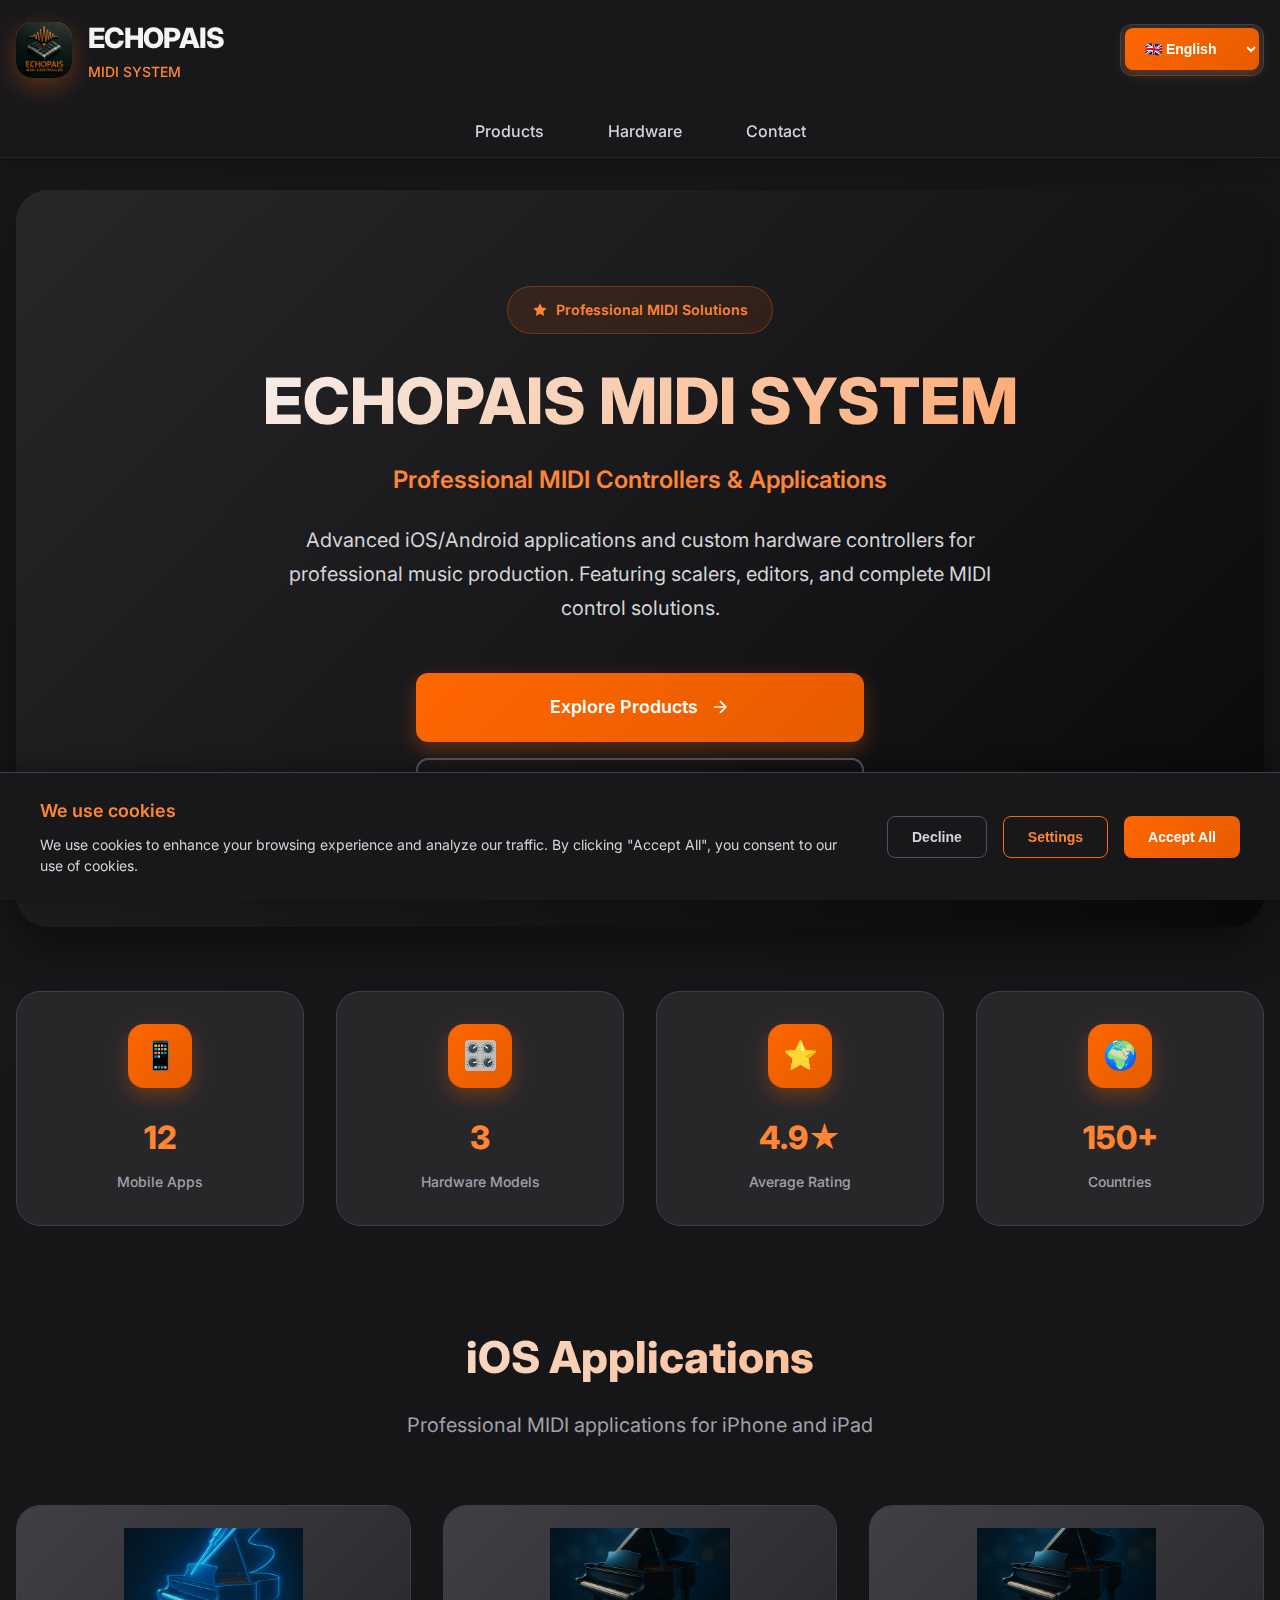
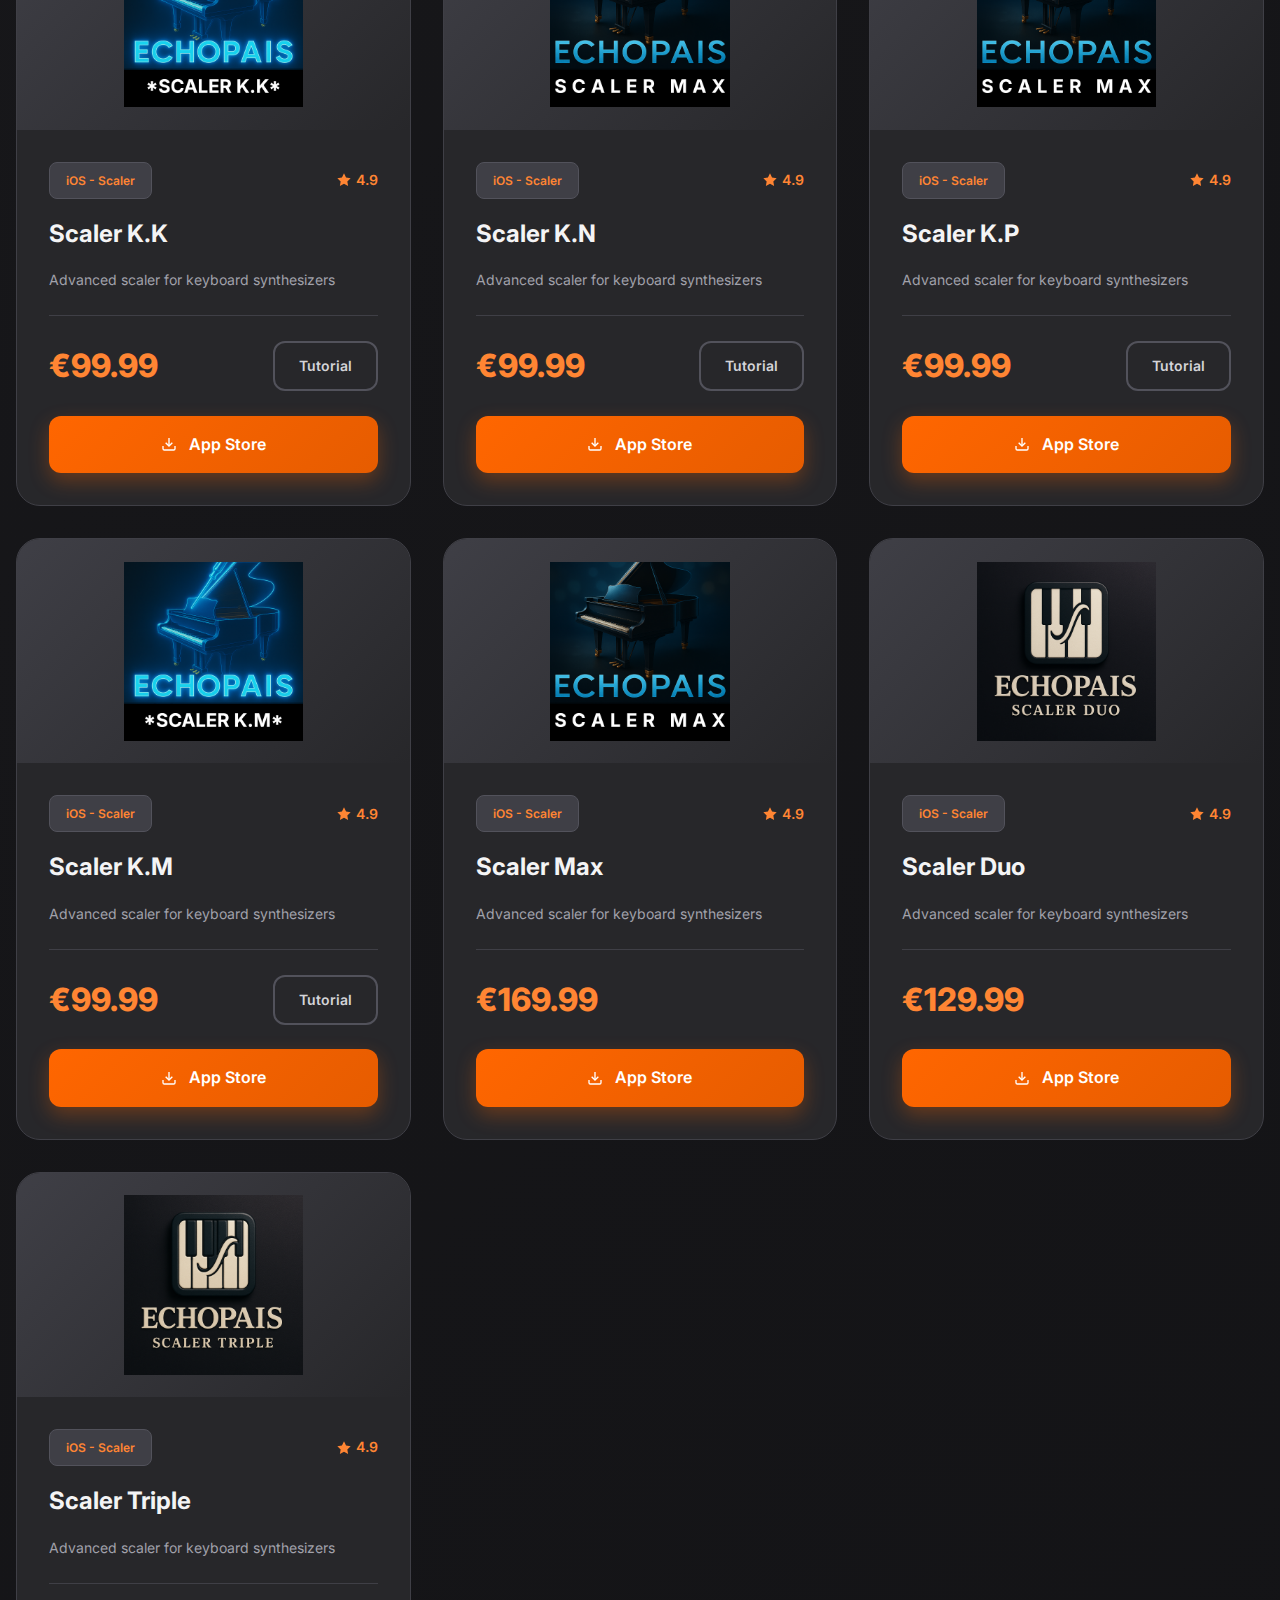
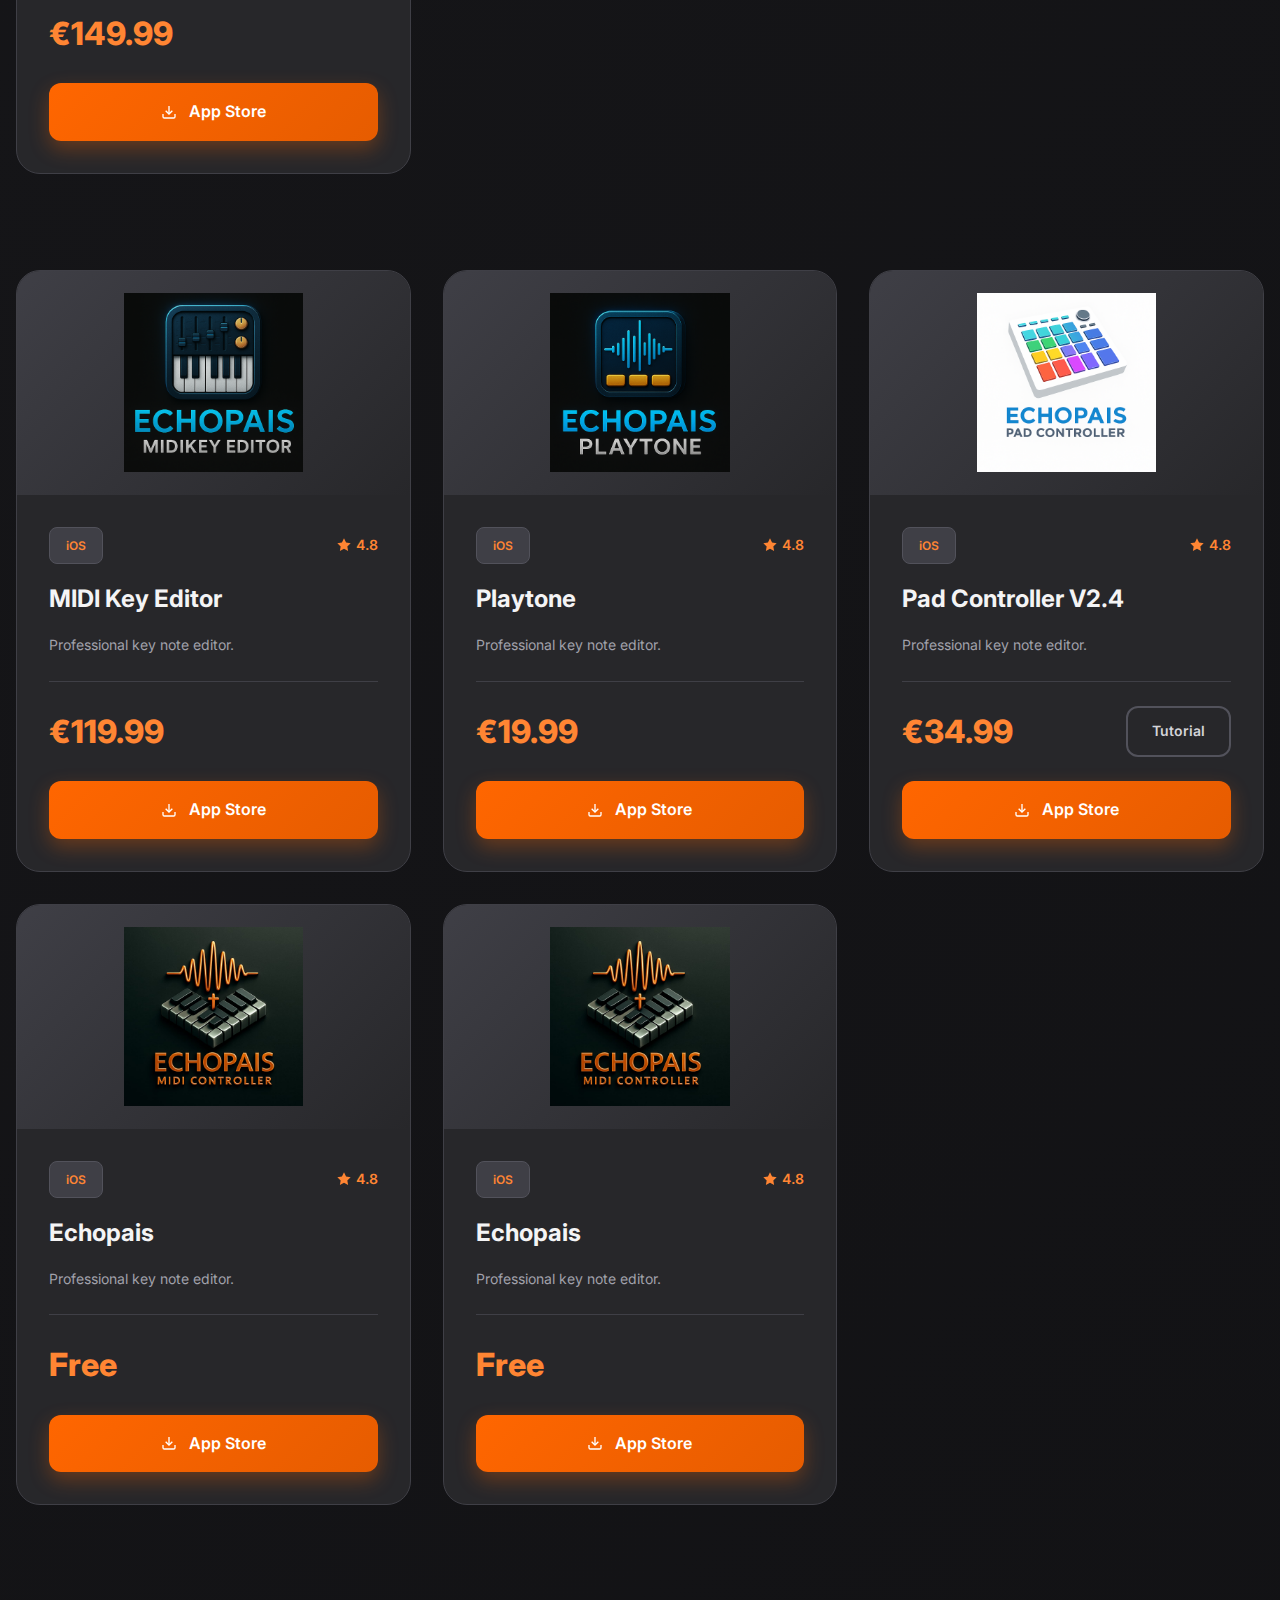
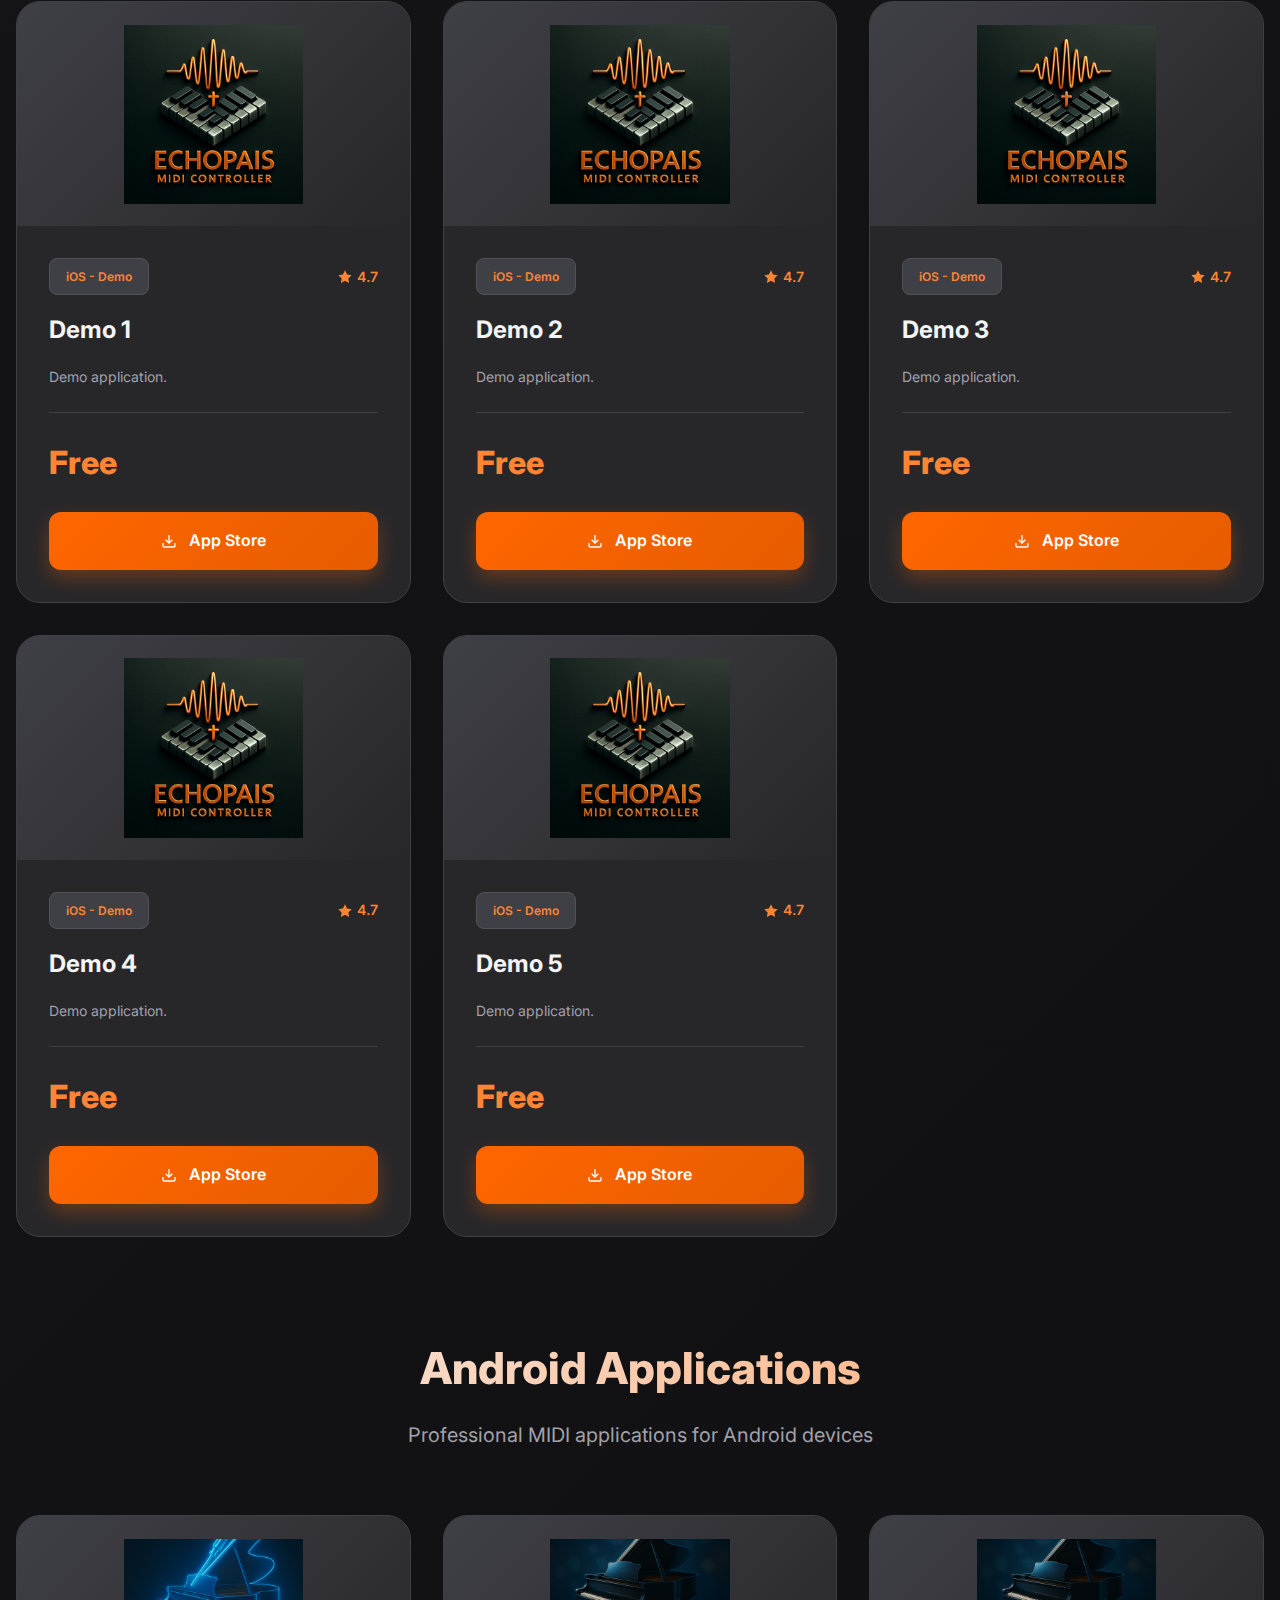
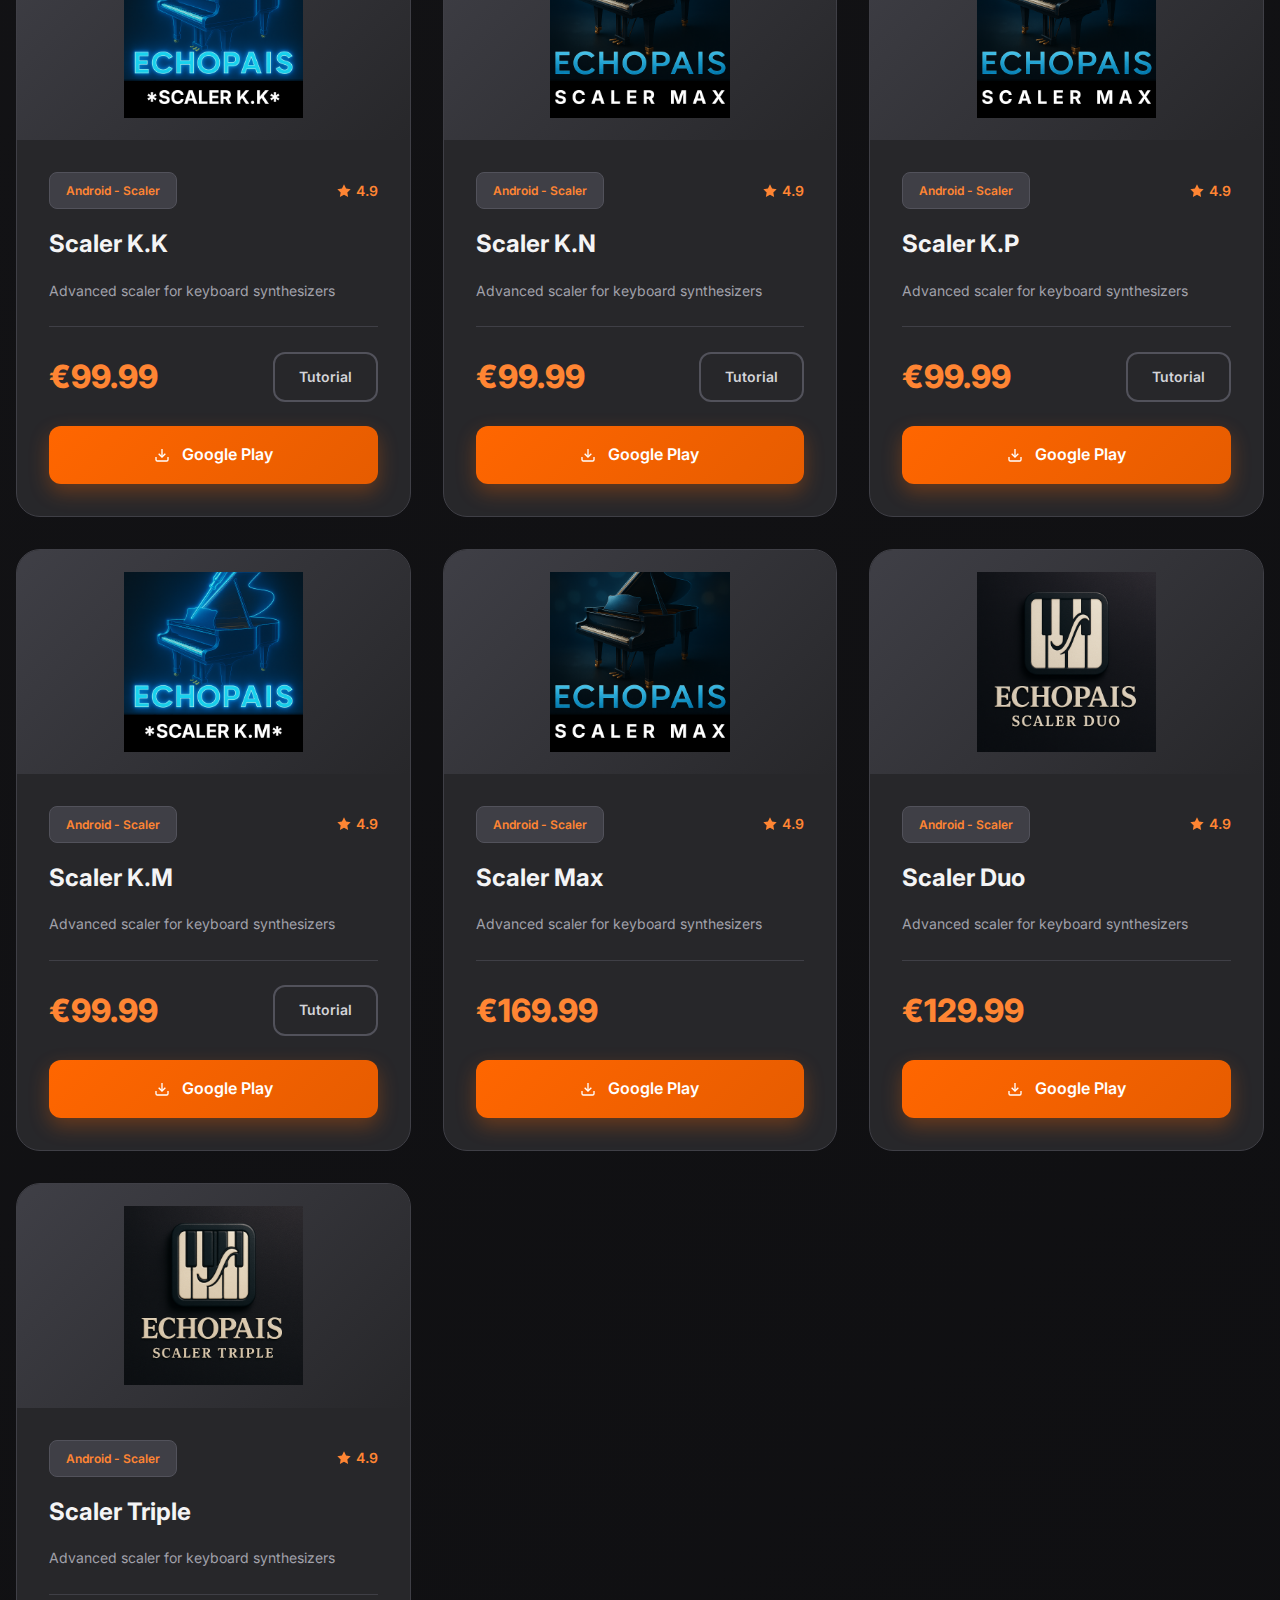
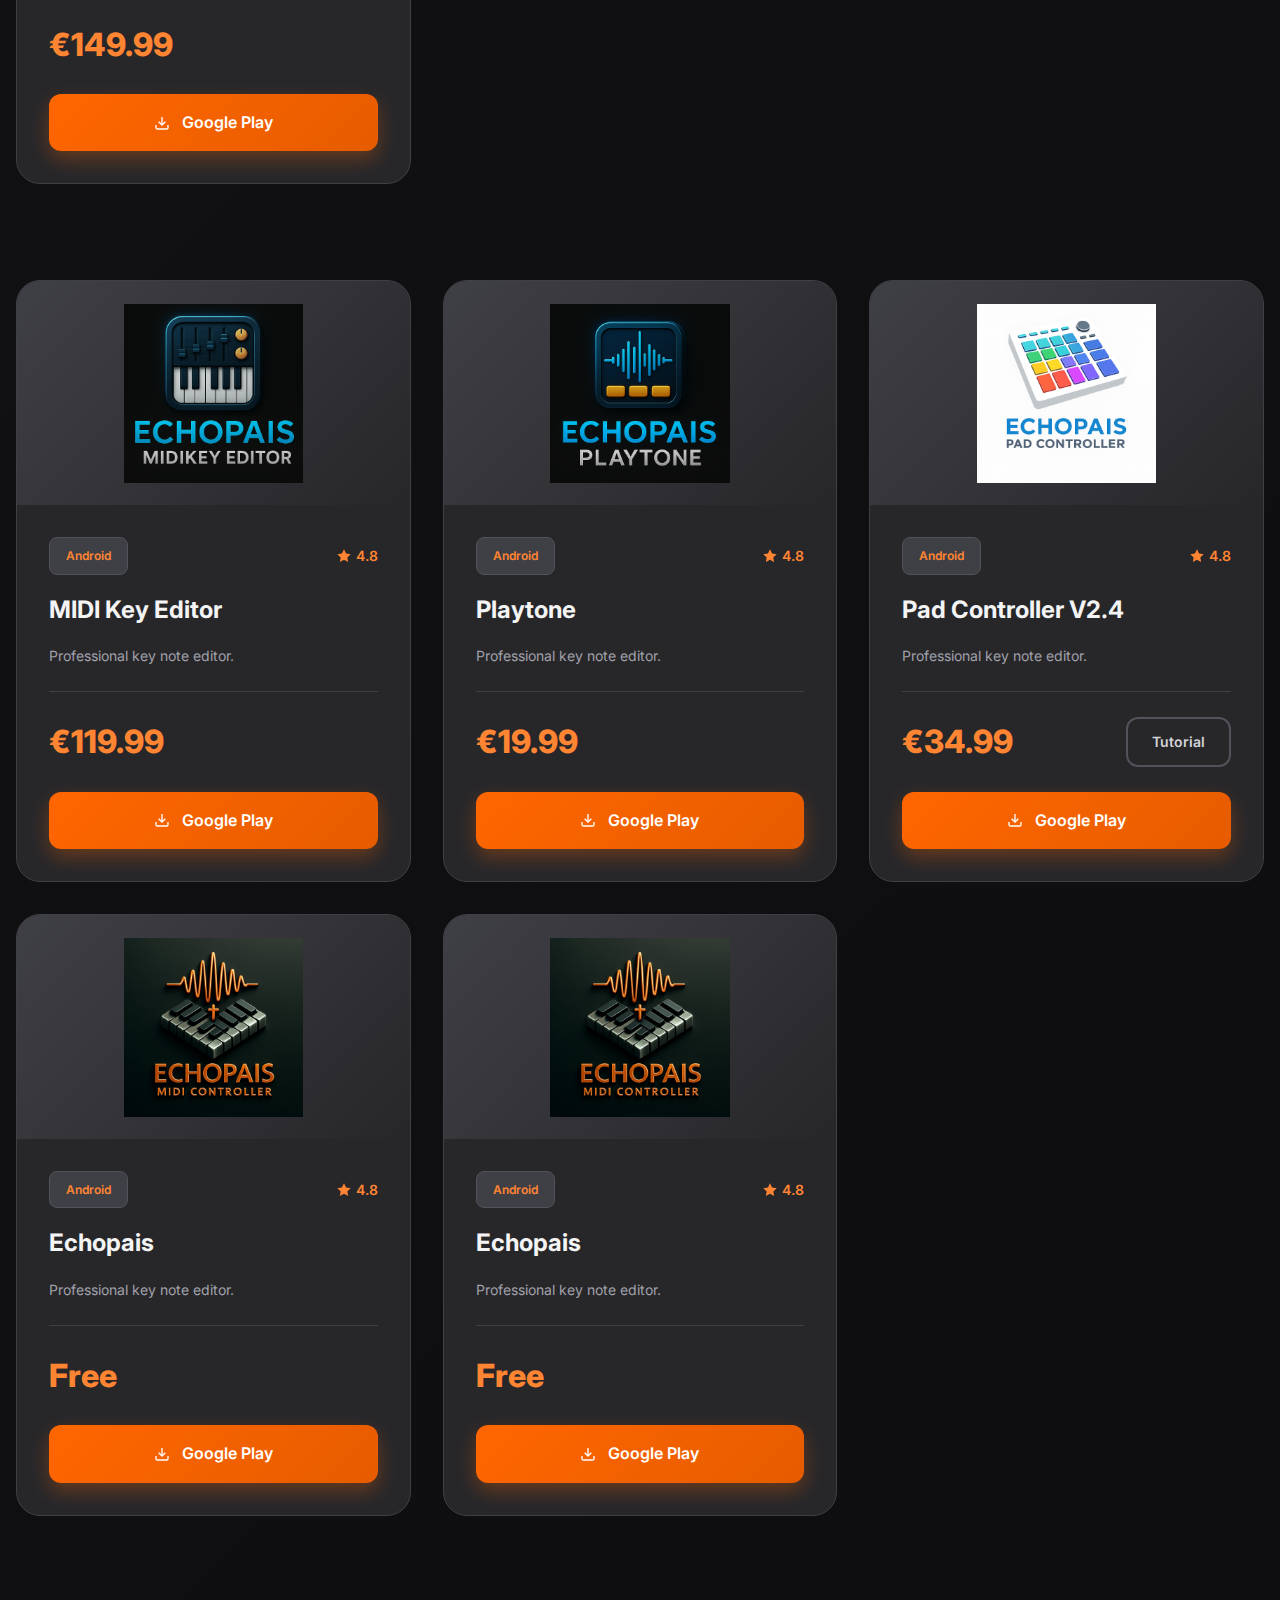
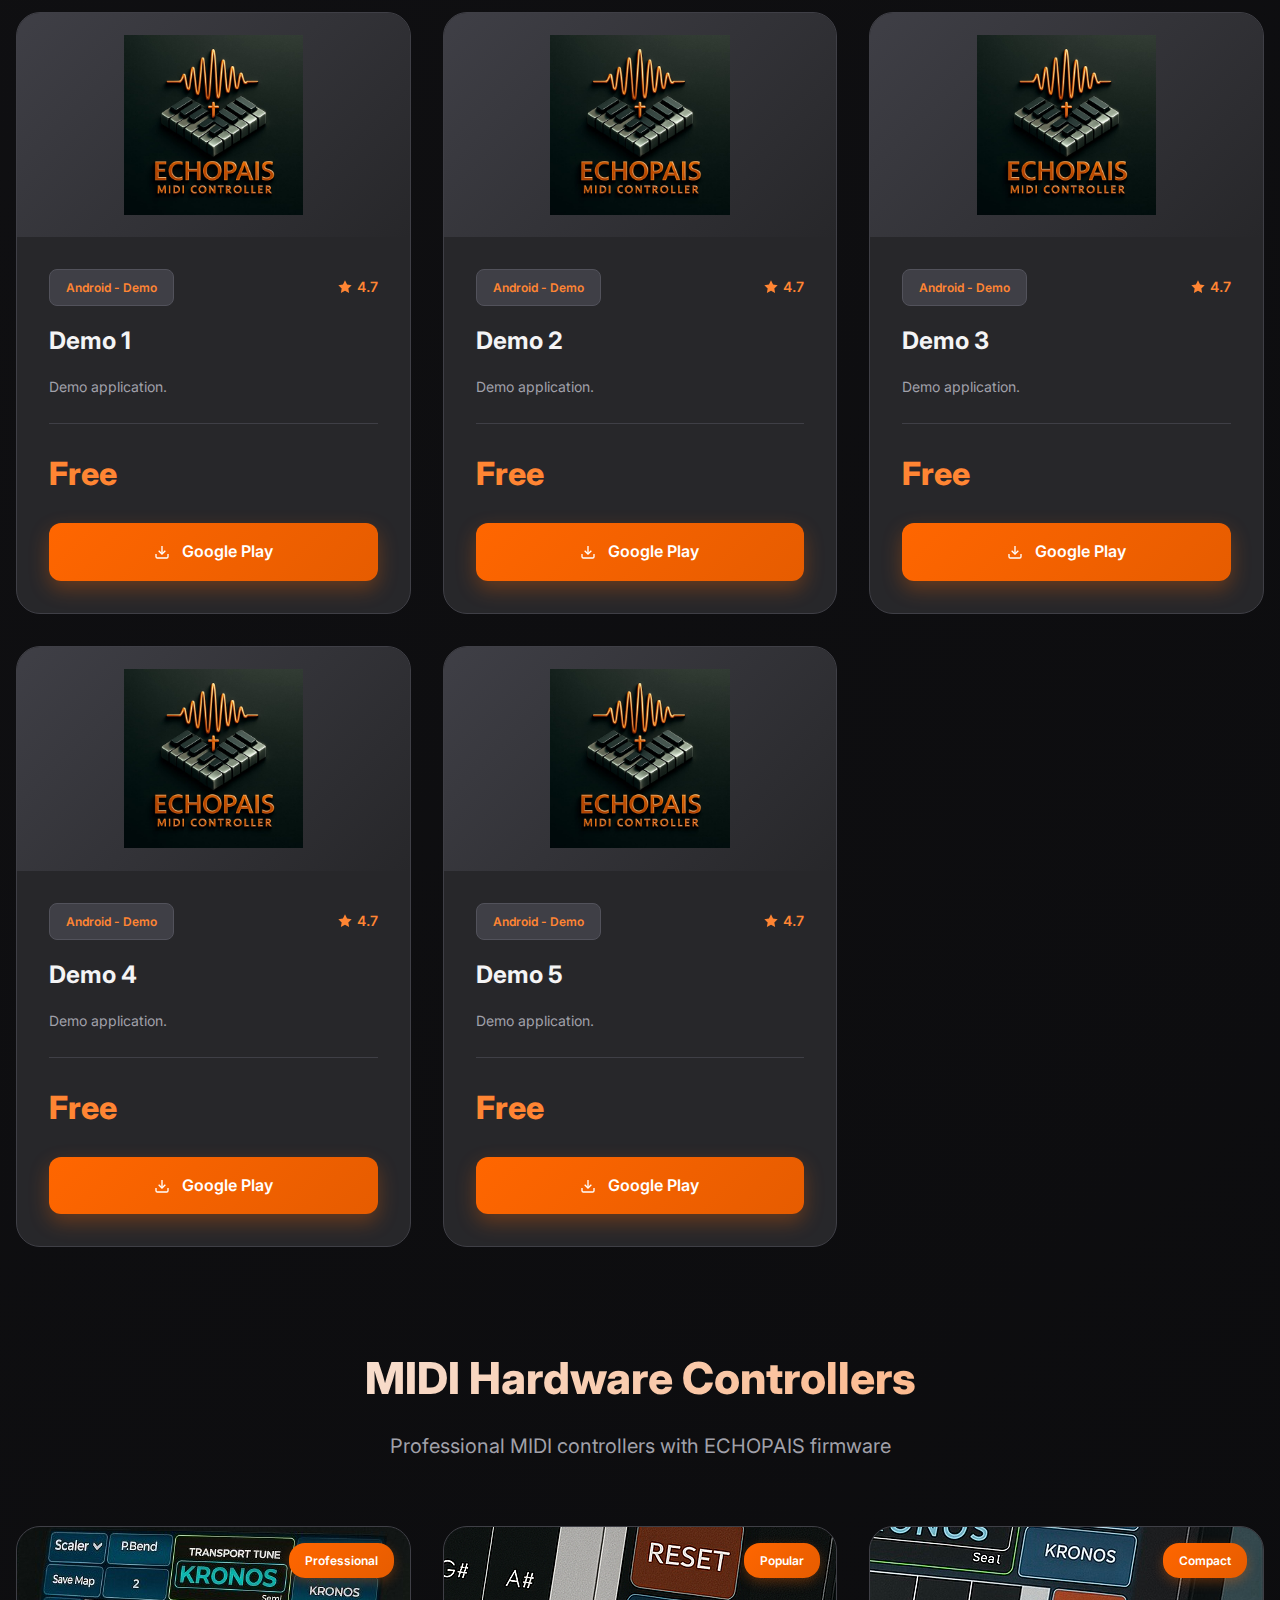
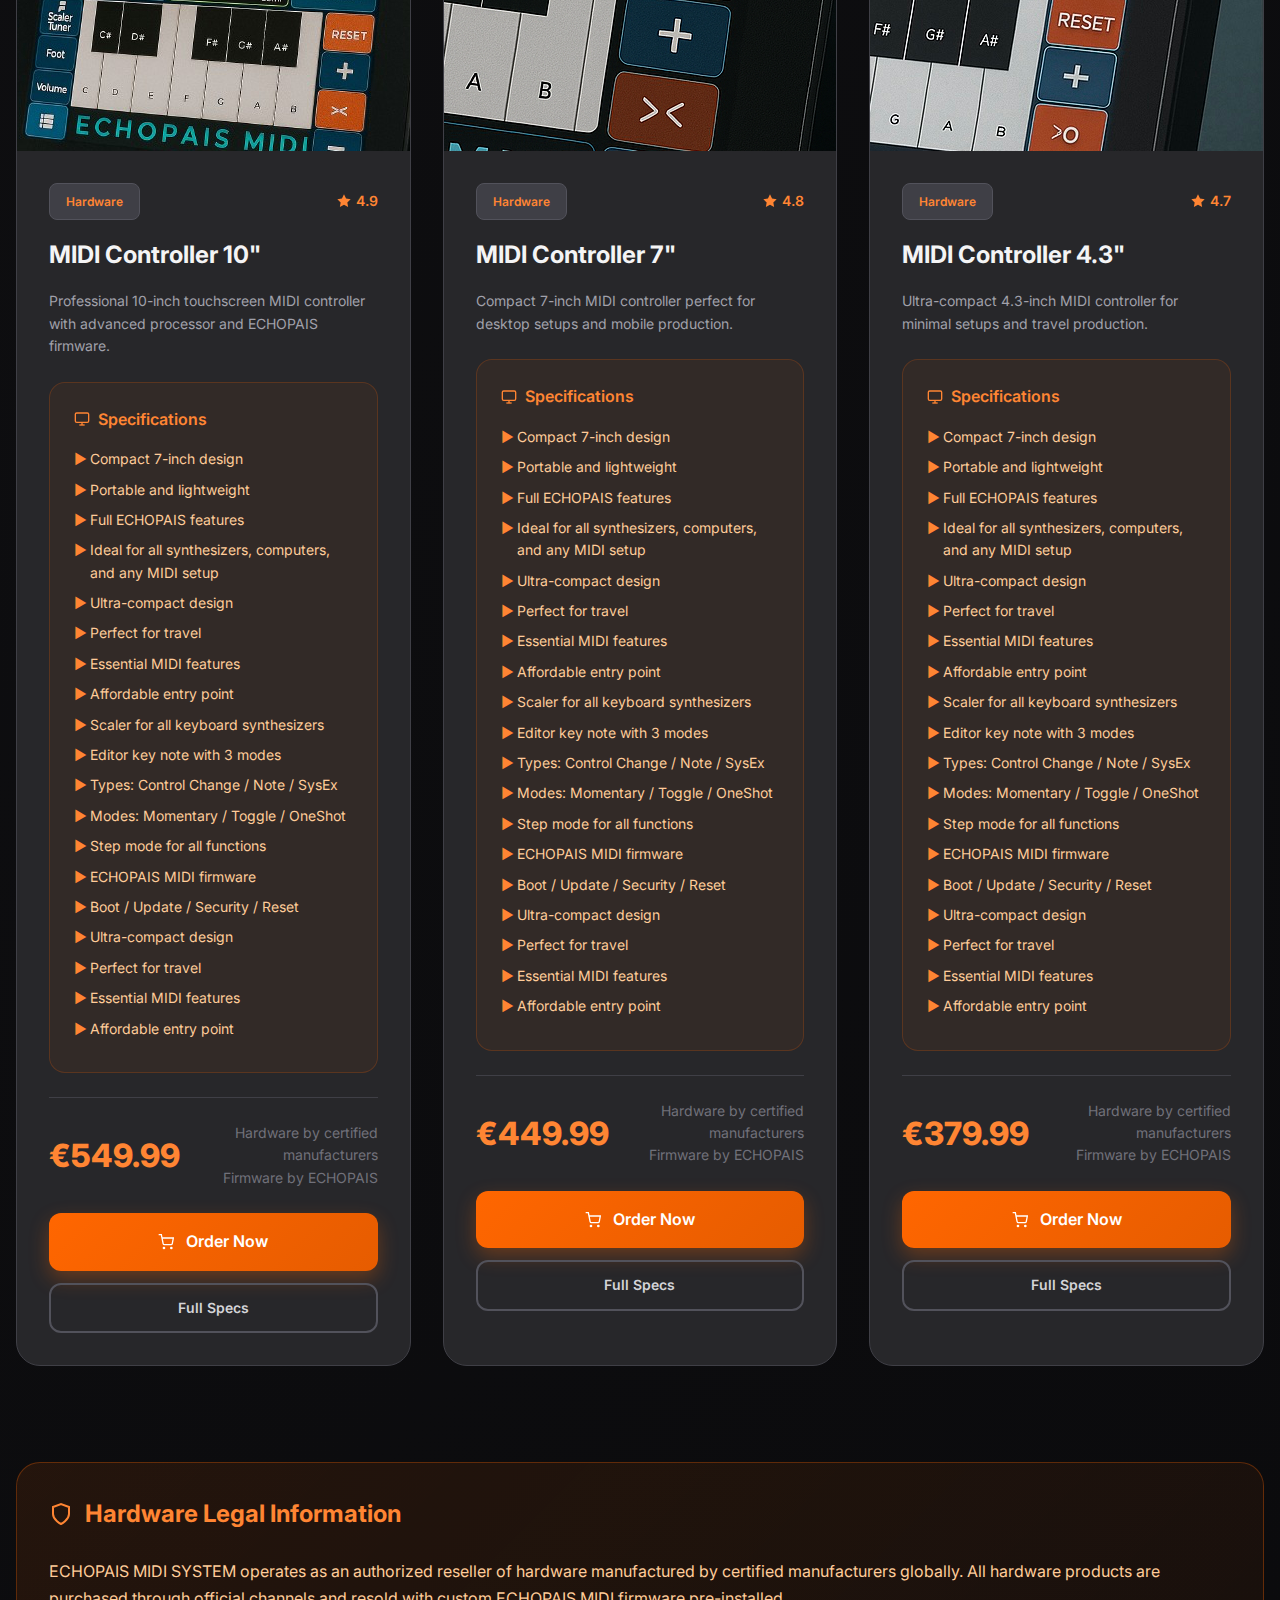
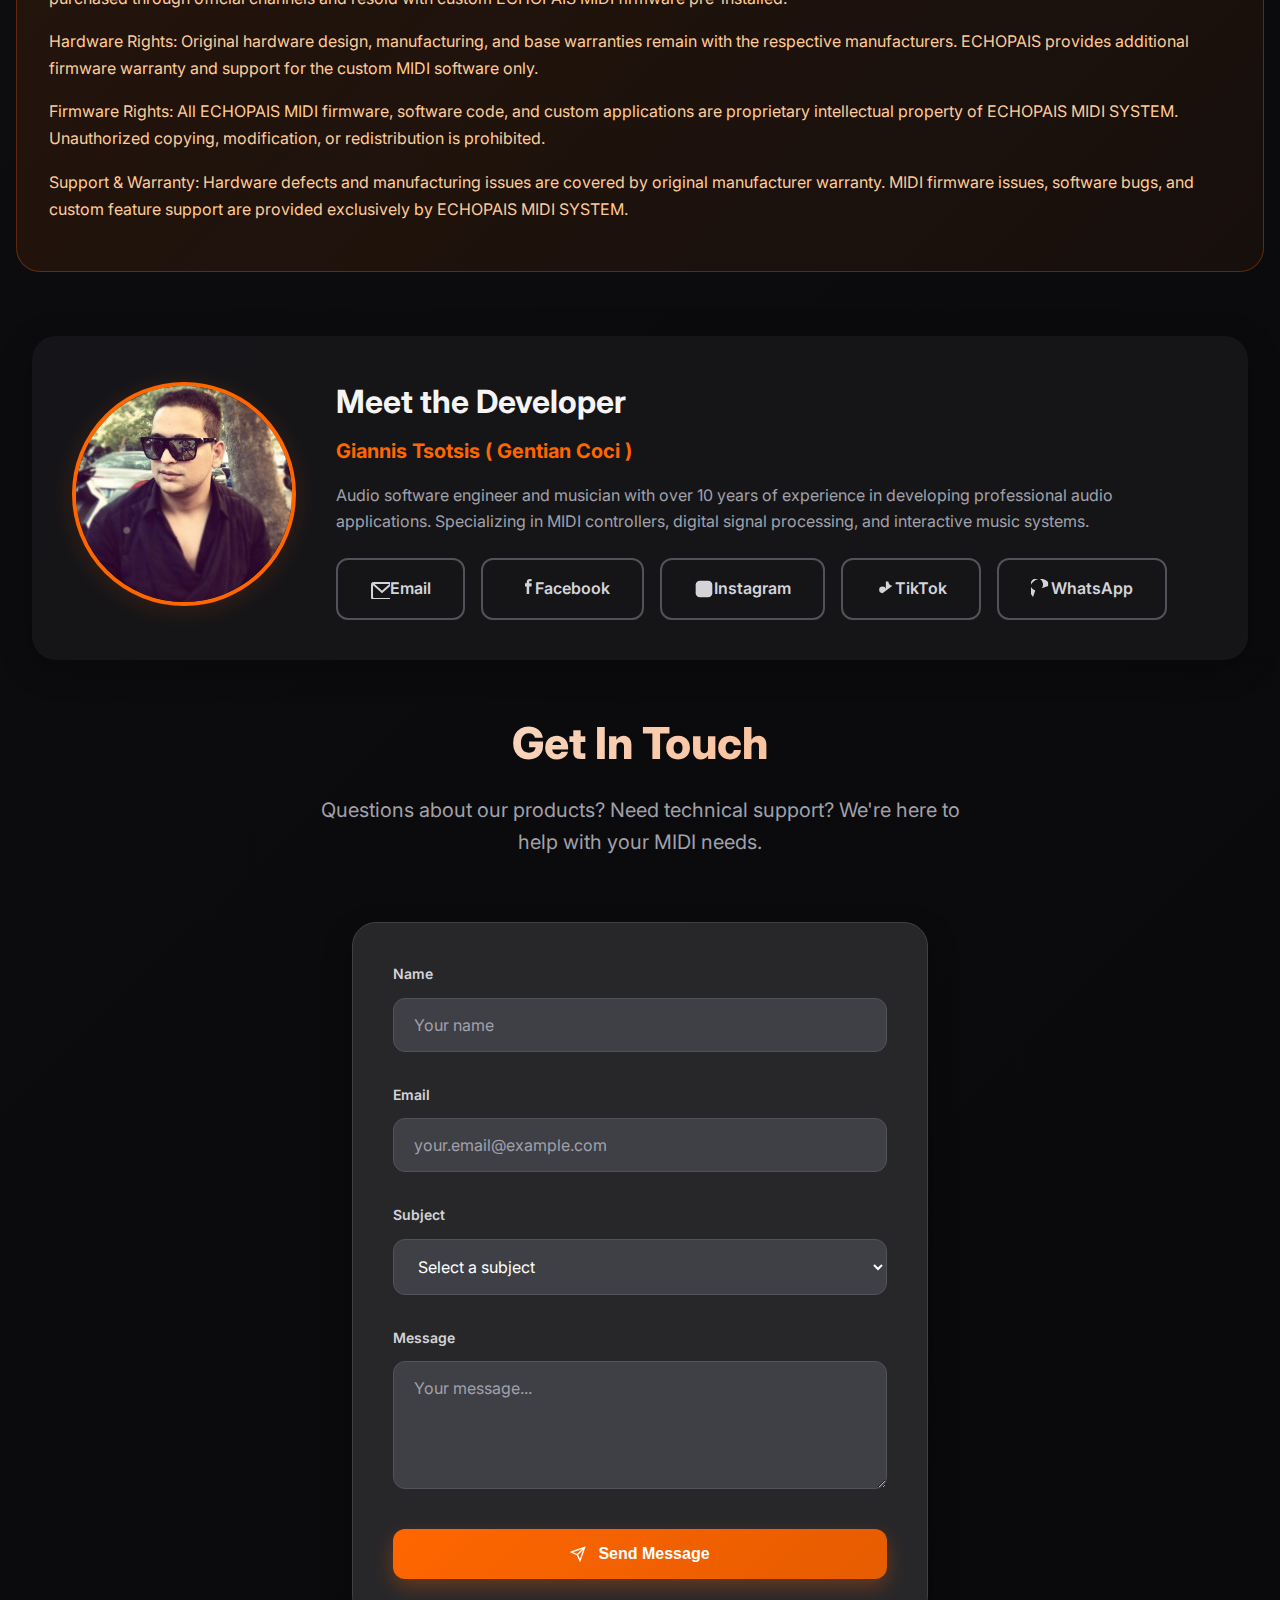
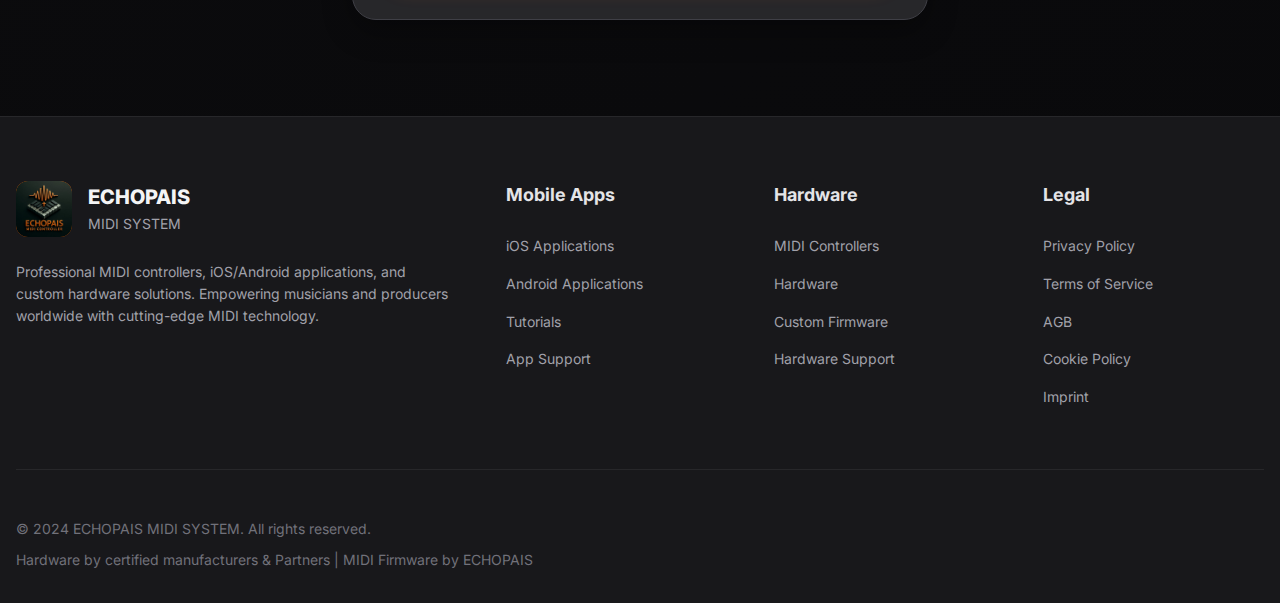
<file: index.html>
<!DOCTYPE html>
<html lang="en">
<head>
  <meta charset="UTF-8">
  <meta name="viewport" content="width=device-width, initial-scale=1.0">
  <title>ECHOPAIS MIDI SYSTEM - Professional MIDI Controllers & Applications</title>
  <meta name="description" content="Professional MIDI controllers, iOS/Android applications, and custom ESP32 hardware solutions by ECHOPAIS MIDI SYSTEM">
  <link href="https://fonts.googleapis.com/css2?family=Inter:wght@400;500;600;700;800&display=swap" rel="stylesheet">
  <style>
    :root {
      --orange-500: #ff6600;
      --orange-600: #e65c00;
      --orange-700: #cc5200;
      --orange-400: #ff8533;
      --orange-300: #ffa366;
      --orange-200: #ffcc99;
      --zinc-100: #f4f4f5;
      --zinc-200: #e4e4e7;
      --zinc-300: #d4d4d8;
      --zinc-400: #a1a1aa;
      --zinc-500: #71717a;
      --zinc-600: #52525b;
      --zinc-700: #3f3f46;
      --zinc-800: #27272a;
      --zinc-900: #18181b;
      --black: #09090b;
    }
    
    * {
      margin: 0;
      padding: 0;
      box-sizing: border-box;
    }
    
    body {
      font-family: 'Inter', sans-serif;
      background: linear-gradient(135deg, var(--zinc-900) 0%, var(--black) 100%);
      color: var(--zinc-100);
      min-height: 100vh;
      line-height: 1.6;
    }
    
    .container {
      width: 100%;
      max-width: 1400px;
      margin: 0 auto;
      padding: 0 1rem;
    }
    
    /* Header */
    header {
      background: rgba(24, 24, 27, 0.95);
      backdrop-filter: blur(12px);
      border-bottom: 1px solid var(--zinc-800);
      position: sticky;
      top: 0;
      z-index: 100;
      box-shadow: 0 4px 20px rgba(0, 0, 0, 0.3);
    }
    
    .header-content {
      display: flex;
      justify-content: space-between;
      align-items: center;
      padding: 1rem 0;
      flex-wrap: wrap;
      gap: 1rem;
    }
    
    .logo-container {
      display: flex;
      align-items: center;
      gap: 1rem;
    }
    
    .logo-box {
      width: 56px;
      height: 56px;
      background: linear-gradient(135deg, var(--orange-500), var(--orange-600));
      border-radius: 1rem;
      display: flex;
      align-items: center;
      justify-content: center;
      box-shadow: 0 8px 25px rgba(255, 102, 0, 0.3);
      font-size: 1.75rem;
      font-weight: 800;
      color: white;
    }
    
    .logo-text h1 {
      font-size: 1.75rem;
      font-weight: 800;
      color: var(--zinc-100);
      margin: 0;
      letter-spacing: -0.025em;
    }
    
    .logo-text p {
      font-size: 0.875rem;
      color: var(--orange-400);
      margin: 0;
      font-weight: 500;
    }
    
    .header-right {
      display: flex;
      align-items: center;
      gap: 2rem;
      flex-wrap: wrap;
    }
    
    .nav-links {
      display: flex;
      gap: 1.5rem;
      align-items: center;
      flex-wrap: wrap;
    }
    
    .nav-link {
      color: var(--zinc-300);
      text-decoration: none;
      font-weight: 500;
      transition: all 0.3s ease;
      padding: 0.75rem 1.25rem;
      border-radius: 0.75rem;
      white-space: nowrap;
      position: relative;
    }
    
    .nav-link:hover {
      color: var(--orange-400);
      background: rgba(255, 102, 0, 0.1);
      transform: translateY(-1px);
    }
    
    /* Language Selector */
    .language-selector {
      display: flex;
      background: var(--zinc-800);
      border-radius: 0.75rem;
      padding: 0.25rem;
      gap: 0.25rem;
      border: 1px solid var(--zinc-700);
    }
    
    .lang-btn {
      background: none;
      border: none;
      color: var(--zinc-300);
      font-weight: 600;
      padding: 0.75rem 1rem;
      border-radius: 0.5rem;
      cursor: pointer;
      transition: all 0.3s ease;
      font-size: 0.875rem;
      min-width: 45px;
    }
    
    .lang-btn.active {
      background: linear-gradient(135deg, var(--orange-500), var(--orange-600));
      color: white;
      box-shadow: 0 4px 12px rgba(255, 102, 0, 0.3);
      transform: translateY(-1px);
    }
    
    .lang-btn:hover:not(.active) {
      background: var(--zinc-700);
      color: var(--zinc-100);
      transform: translateY(-1px);
    }
    
    /* Hero Section */
    .hero-section {
      position: relative;
      padding: 6rem 2rem;
      background: linear-gradient(135deg, var(--zinc-800) 0%, var(--zinc-900) 50%, var(--black) 100%);
      border-radius: 2rem;
      overflow: hidden;
      margin: 2rem 0 4rem;
      box-shadow: 0 20px 40px rgba(0, 0, 0, 0.4);
    }
    
    .hero-content {
      position: relative;
      z-index: 10;
      text-align: center;
      max-width: 56rem;
      margin: 0 auto;
    }
    
    .hero-badge {
      display: inline-flex;
      align-items: center;
      gap: 0.5rem;
      background: rgba(255, 102, 0, 0.1);
      border: 1px solid rgba(255, 102, 0, 0.3);
      color: var(--orange-400);
      padding: 0.75rem 1.5rem;
      border-radius: 2rem;
      font-size: 0.875rem;
      font-weight: 600;
      margin-bottom: 2rem;
    }
    
    .hero-title {
      font-size: 3rem;
      font-weight: 800;
      margin-bottom: 1.5rem;
      line-height: 1.1;
      background: linear-gradient(135deg, var(--zinc-100), var(--orange-300));
      -webkit-background-clip: text;
      -webkit-text-fill-color: transparent;
      background-clip: text;
    }
    
    @media (min-width: 768px) {
      .hero-title {
        font-size: 4rem;
      }
    }
    
    .hero-subtitle {
      font-size: 1.5rem;
      color: var(--orange-400);
      margin-bottom: 1.5rem;
      font-weight: 600;
    }
    
    .hero-description {
      font-size: 1.25rem;
      color: var(--zinc-300);
      margin-bottom: 3rem;
      max-width: 48rem;
      margin-left: auto;
      margin-right: auto;
      line-height: 1.7;
    }
    
    .hero-buttons {
      display: flex;
      flex-direction: column;
      gap: 1rem;
      justify-content: center;
      max-width: 28rem;
      margin: 0 auto;
    }
    
    
    /* Stats Section */
    .stats-section {
      display: grid;
      grid-template-columns: repeat(2, 1fr);
      gap: 2rem;
      margin-bottom: 6rem;
    }
    
    @media (min-width: 768px) {
      .stats-section {
        grid-template-columns: repeat(4, 1fr);
      }
    }
    
    .stat-item {
      text-align: center;
      padding: 2rem;
      background: var(--zinc-800);
      border: 1px solid var(--zinc-700);
      border-radius: 1.5rem;
      transition: all 0.3s ease;
    }
    
    .stat-item:hover {
      transform: translateY(-4px);
      box-shadow: 0 12px 30px rgba(0, 0, 0, 0.3);
      border-color: rgba(255, 102, 0, 0.3);
    }
    
    .stat-icon {
      width: 4rem;
      height: 4rem;
      background: linear-gradient(135deg, var(--orange-500), var(--orange-600));
      border-radius: 1rem;
      display: flex;
      align-items: center;
      justify-content: center;
      margin: 0 auto 1.5rem;
      font-size: 1.75rem;
      color: white;
      box-shadow: 0 8px 20px rgba(255, 102, 0, 0.3);
    }
    
    .stat-value {
      font-size: 2rem;
      font-weight: 800;
      color: var(--orange-400);
      margin-bottom: 0.5rem;
    }
    
    .stat-label {
      font-size: 0.875rem;
      color: var(--zinc-400);
      font-weight: 500;
    }
    
    /* Products Section */
    .section-header {
      text-align: center;
      margin-bottom: 4rem;
    }
    
    .section-title {
      font-size: 2.75rem;
      font-weight: 800;
      margin-bottom: 1rem;
      background: linear-gradient(135deg, var(--zinc-100), var(--orange-300));
      -webkit-background-clip: text;
      -webkit-text-fill-color: transparent;
      background-clip: text;
    }
    
    .section-subtitle {
      font-size: 1.25rem;
      color: var(--zinc-400);
      max-width: 42rem;
      margin: 0 auto;
      line-height: 1.6;
    }
    
    .products-grid {
      display: grid;
      grid-template-columns: 1fr;
      gap: 2rem;
      margin-bottom: 6rem;
    }
    
    @media (min-width: 768px) {
      .products-grid {
        grid-template-columns: repeat(2, 1fr);
      }
    }
    
    @media (min-width: 1024px) {
      .products-grid {
        grid-template-columns: repeat(3, 1fr);
      }
    }
    
    .product-card {
      background: var(--zinc-800);
      border: 1px solid var(--zinc-700);
      border-radius: 1.5rem;
      overflow: hidden;
      transition: all 0.4s ease;
      position: relative;
    }
    
    .product-card:hover {
      transform: translateY(-8px);
      box-shadow: 0 20px 40px rgba(0, 0, 0, 0.4);
      border-color: rgba(255, 102, 0, 0.5);
    }
    
    .product-image-container {
      position: relative;
      height: 14rem;
      background: linear-gradient(135deg, var(--zinc-700), var(--zinc-800));
      display: flex;
      align-items: center;
      justify-content: center;
      font-size: 4rem;
      font-weight: 800;
      color: var(--zinc-500);
      overflow: hidden;
    }
    
    .product-badge {
      position: absolute;
      top: 1rem;
      right: 1rem;
      background: linear-gradient(135deg, var(--orange-500), var(--orange-600));
      color: white;
      font-size: 0.75rem;
      font-weight: 600;
      padding: 0.5rem 1rem;
      border-radius: 1rem;
      box-shadow: 0 4px 12px rgba(255, 102, 0, 0.3);
    }
    
    .product-content {
      padding: 2rem;
    }
    
    .product-header {
      display: flex;
      justify-content: space-between;
      align-items: center;
      margin-bottom: 1rem;
    }
    
    .product-category {
      background: var(--zinc-700);
      color: var(--orange-400);
      font-size: 0.75rem;
      font-weight: 600;
      padding: 0.5rem 1rem;
      border-radius: 0.5rem;
      border: 1px solid var(--zinc-600);
    }
    
    .product-rating {
      display: flex;
      align-items: center;
      gap: 0.25rem;
      color: var(--orange-400);
      font-size: 0.875rem;
      font-weight: 600;
    }
    
    .product-title {
      font-size: 1.5rem;
      font-weight: 700;
      margin-bottom: 1rem;
      color: var(--zinc-100);
    }
    
    .product-description {
      font-size: 0.875rem;
      color: var(--zinc-400);
      margin-bottom: 1.5rem;
      line-height: 1.6;
    }
    
    .product-features {
      list-style: none;
      margin-bottom: 2rem;
    }
    
    .product-features li {
      display: flex;
      align-items: center;
      gap: 0.5rem;
      font-size: 0.875rem;
      color: var(--zinc-300);
      margin-bottom: 0.5rem;
    }
    
    .product-features li::before {
      content: "✓";
      color: var(--orange-400);
      font-weight: bold;
    }
    
    .product-footer {
      display: flex;
      justify-content: space-between;
      align-items: center;
      margin-bottom: 1.5rem;
      padding-top: 1.5rem;
      border-top: 1px solid var(--zinc-700);
    }
    
    .product-price {
      font-size: 2rem;
      font-weight: 800;
      color: var(--orange-400);
    }
    
    .product-meta {
      font-size: 0.875rem;
      color: var(--zinc-500);
      text-align: right;
    }
    
    .product-buttons {
      display: flex;
      flex-direction: column;
      gap: 0.75rem;
    }
    
    /* Hardware Specs */
    .hardware-specs {
      background: rgba(255, 102, 0, 0.05);
      border: 1px solid rgba(255, 102, 0, 0.2);
      border-radius: 1rem;
      padding: 1.5rem;
      margin: 1.5rem 0;
    }
    
    .hardware-specs h4 {
      color: var(--orange-400);
      font-size: 1rem;
      font-weight: 600;
      margin-bottom: 1rem;
      display: flex;
      align-items: center;
      gap: 0.5rem;
    }
    
    .hardware-specs ul {
      list-style: none;
      font-size: 0.875rem;
      color: var(--orange-200);
    }
    
    .hardware-specs li {
      margin-bottom: 0.5rem;
      padding-left: 1rem;
      position: relative;
    }
    
    .hardware-specs li::before {
      content: "▶";
      position: absolute;
      left: 0;
      color: var(--orange-400);
    }
    
    /* Legal Disclaimer */
    .legal-disclaimer {
      background: linear-gradient(135deg, rgba(255, 102, 0, 0.1), rgba(255, 102, 0, 0.05));
      border: 1px solid rgba(255, 102, 0, 0.3);
      border-radius: 1.5rem;
      padding: 2rem;
      margin: 4rem 0;
    }
    
    .legal-disclaimer h3 {
      display: flex;
      align-items: center;
      gap: 0.75rem;
      font-size: 1.5rem;
      font-weight: 700;
      color: var(--orange-400);
      margin-bottom: 1.5rem;
    }
    
    .legal-disclaimer p {
      color: var(--orange-200);
      line-height: 1.7;
      margin-bottom: 1rem;
    }
    
    .legal-disclaimer strong {
      color: var(--orange-300);
    }
    
    /* Contact Section */
    .contact-section {
      margin-bottom: 6rem;
    }
    
    .contact-form {
      max-width: 36rem;
      margin: 0 auto;
    }
    
    .form-card {
      background: var(--zinc-800);
      border: 1px solid var(--zinc-700);
      border-radius: 1.5rem;
      padding: 2.5rem;
      box-shadow: 0 12px 30px rgba(0, 0, 0, 0.3);
    }
    
    .form-group {
      margin-bottom: 2rem;
    }
    
    .form-label {
      display: block;
      font-size: 0.875rem;
      font-weight: 600;
      color: var(--zinc-300);
      margin-bottom: 0.75rem;
    }
    
    .form-input,
    .form-textarea {
      width: 100%;
      padding: 1rem 1.25rem;
      background: var(--zinc-700);
      border: 1px solid var(--zinc-600);
      border-radius: 0.75rem;
      color: white;
      font-family: inherit;
      font-size: 1rem;
      transition: all 0.3s ease;
    }
    
    .form-input::placeholder,
    .form-textarea::placeholder {
      color: var(--zinc-400);
    }
    
    .form-input:focus,
    .form-textarea:focus {
      outline: none;
      border-color: var(--orange-500);
      box-shadow: 0 0 0 3px rgba(255, 102, 0, 0.1);
      background: var(--zinc-600);
    }
    
    .form-textarea {
      resize: vertical;
      min-height: 8rem;
    }
    
    /* Footer */
    .footer {
      background: var(--zinc-900);
      border-top: 1px solid var(--zinc-800);
      padding: 4rem 0 2rem;
    }
    
    .footer-grid {
      display: grid;
      grid-template-columns: 1fr;
      gap: 3rem;
      margin-bottom: 3rem;
    }
    
    @media (min-width: 768px) {
      .footer-grid {
        grid-template-columns: 2fr 1fr 1fr 1fr;
      }
    }
    
    .footer-brand {
      display: flex;
      flex-direction: column;
      gap: 1.5rem;
    }
    
    .footer-logo {
      display: flex;
      align-items: center;
      gap: 1rem;
    }
    
    .footer-logo-box {
      width: 3.5rem;
      height: 3.5rem;
      background: linear-gradient(135deg, var(--orange-500), var(--orange-600));
      border-radius: 0.75rem;
      display: flex;
      align-items: center;
      justify-content: center;
      font-size: 1.5rem;
      font-weight: 800;
      color: white;
    }
    
    .footer-logo-text {
      font-size: 1.25rem;
      font-weight: 800;
    }
    
    .footer-description {
      font-size: 0.875rem;
      color: var(--zinc-400);
      line-height: 1.6;
      max-width: 28rem;
    }
    
    .footer-column-title {
      font-size: 1.125rem;
      font-weight: 700;
      color: var(--zinc-200);
      margin-bottom: 1.5rem;
    }
    
    .footer-links {
      list-style: none;
    }
    
    .footer-link {
      margin-bottom: 0.75rem;
    }
    
    .footer-link a {
      font-size: 0.875rem;
      color: var(--zinc-400);
      text-decoration: none;
      transition: color 0.3s ease;
    }
    
    .footer-link a:hover {
      color: var(--orange-400);
    }
    
    .footer-separator {
      height: 1px;
      background: var(--zinc-800);
      margin: 3rem 0;
    }
    
    .footer-bottom {
      display: flex;
      flex-direction: column;
      gap: 1rem;
      align-items: center;
      text-align: center;
    }
    
    @media (min-width: 768px) {
      .footer-bottom {
        flex-direction: row;
        justify-content: space-between;
        text-align: left;
      }
    }
    
    .footer-copyright {
      font-size: 0.875rem;
      color: var(--zinc-500);
    }
    
    /* Buttons */
    .btn {
      display: inline-flex;
      align-items: center;
      justify-content: center;
      padding: 1rem 2rem;
      border-radius: 0.75rem;
      font-weight: 600;
      text-decoration: none;
      cursor: pointer;
      transition: all 0.3s ease;
      border: none;
      font-size: 1rem;
      position: relative;
      overflow: hidden;
    }
    
    .btn-lg {
      padding: 1.25rem 2.5rem;
      font-size: 1.125rem;
    }
    
    .btn-primary {
      background: linear-gradient(135deg, var(--orange-500), var(--orange-600));
      color: white;
      box-shadow: 0 8px 20px rgba(255, 102, 0, 0.3);
    }
    
    .btn-primary:hover {
      transform: translateY(-2px);
      box-shadow: 0 12px 30px rgba(255, 102, 0, 0.4);
    }
    
    .btn-outline {
      background: transparent;
      color: var(--zinc-300);
      border: 2px solid var(--zinc-600);
    }
    
    .btn-outline:hover {
      border-color: var(--orange-500);
      color: var(--orange-400);
      background: rgba(255, 102, 0, 0.1);
      transform: translateY(-2px);
    }
    
    .btn-icon {
      display: inline-flex;
      align-items: center;
      gap: 0.75rem;
    }
    
    .btn-block {
      display: flex;
      width: 100%;
    }
    
    .btn-sm {
      padding: 0.75rem 1.5rem;
      font-size: 0.875rem;
    }
    
    .header-row {
      display: flex;
      justify-content: space-between;
      align-items: center;
      gap: 1rem;
      padding: 1rem 0;
    }

    .nav-links {
      display: flex;
      justify-content: center;
      gap: 1.5rem;
      margin-top: 0.5rem;
    }

    @media (max-width: 768px) {
      .header-row {
        flex-direction: row;
        align-items: center;
        gap: 0.5rem;
      }
      .nav-links {
        flex-direction: row;
        justify-content: center;
        gap: 1rem;
        margin-top: 0.5rem;
      }
    }

    /* Cookie Banner */
    .cookie-banner {
      position: fixed;
      bottom: 0;
      left: 0;
      right: 0;
      background: rgba(24, 24, 27, 0.98);
      backdrop-filter: blur(12px);
      border-top: 1px solid var(--zinc-700);
      padding: 1.5rem;
      z-index: 1000;
      transform: translateY(100%);
      transition: transform 0.3s ease;
      box-shadow: 0 -4px 20px rgba(0, 0, 0, 0.3);
    }

    .cookie-banner.show {
      transform: translateY(0);
    }

    .cookie-content {
      max-width: 1200px;
      margin: 0 auto;
      display: flex;
      align-items: center;
      justify-content: space-between;
      gap: 2rem;
      flex-wrap: wrap;
    }

    .cookie-text {
      flex: 1;
      min-width: 300px;
    }

    .cookie-text h4 {
      color: var(--orange-400);
      font-size: 1.125rem;
      font-weight: 600;
      margin-bottom: 0.5rem;
    }

    .cookie-text p {
      color: var(--zinc-300);
      font-size: 0.875rem;
      line-height: 1.5;
    }

    .cookie-text a {
      color: var(--orange-400);
      text-decoration: none;
    }

    .cookie-text a:hover {
      text-decoration: underline;
    }

    .cookie-buttons {
      display: flex;
      gap: 1rem;
      flex-wrap: wrap;
    }

    .cookie-btn {
      padding: 0.75rem 1.5rem;
      border-radius: 0.5rem;
      font-weight: 600;
      font-size: 0.875rem;
      cursor: pointer;
      transition: all 0.3s ease;
      border: none;
      white-space: nowrap;
    }

    .cookie-btn-accept {
      background: linear-gradient(135deg, var(--orange-500), var(--orange-600));
      color: white;
    }

    .cookie-btn-accept:hover {
      transform: translateY(-1px);
      box-shadow: 0 4px 12px rgba(255, 102, 0, 0.3);
    }

    .cookie-btn-decline {
      background: transparent;
      color: var(--zinc-300);
      border: 1px solid var(--zinc-600);
    }

    .cookie-btn-decline:hover {
      background: var(--zinc-700);
      color: var(--zinc-100);
    }

    .cookie-btn-settings {
      background: transparent;
      color: var(--orange-400);
      border: 1px solid var(--orange-500);
    }

    .cookie-btn-settings:hover {
      background: rgba(255, 102, 0, 0.1);
      color: var(--orange-300);
    }

    @media (max-width: 768px) {
      .cookie-content {
        flex-direction: column;
        text-align: center;
      }
      
      .cookie-buttons {
        justify-content: center;
        width: 100%;
      }
      
      .cookie-btn {
        flex: 1;
        min-width: 120px;
      }
    }
    .developer-card {
      display: flex;
      align-items: center;
      gap: 2.5rem;
      background: rgba(24,24,27,0.85);
      border-radius: 1.5rem;
      box-shadow: 0 8px 32px rgba(0,0,0,0.25);
      padding: 2.5rem;
      margin: 3rem 0;
      flex-wrap: wrap;
    }
    .developer-image img {
      width: 14rem;
      height: 14rem;
      border-radius: 50%;
      object-fit: cover;
      border: 4px solid #ff6600;
      box-shadow: 0 4px 24px rgba(255,102,0,0.15);
    }
    .developer-content {
      flex: 1 1 300px;
      min-width: 250px;
    }
    .developer-content h2 {
      font-size: 2rem;
      font-weight: 700;
      margin-bottom: 0.5rem;
    }
    .developer-content h3 {
      font-size: 1.25rem;
      color: #ff6600;
      margin-bottom: 1rem;
    }
    .developer-content p {
      color: #a1a1aa;
      margin-bottom: 1.5rem;
    }
    .social-links {
      display: flex;
      gap: 1rem;
    }
    @media (max-width: 900px) {
      .developer-card {
        flex-direction: column;
        align-items: center;
        text-align: center;
      }
      .developer-image img {
        margin-bottom: 1.5rem;
      }
    }
    @media (max-width: 600px) {
      .developer-card {
        padding: 1rem !important;
        border-radius: 1rem;
        margin: 1.5rem 0;
      }
      .developer-image img {
        width: 8rem;
        height: 8rem;
        margin-bottom: 1rem;
      }
      .developer-content {
        min-width: 0;
        width: 100%;
        padding: 0;
      }
      .social-links {
        flex-direction: column;
        gap: 0.5rem;
        align-items: center;
      }
    }
  </style>
</head>
<body>
  <!-- Header -->
  <header>
    <div class="container">
      <div class="header-row">
        <div class="logo-container">
          <img src="echopais.png" alt="Echopais Logo" class="logo-box" style="width: 56px; height: 56px;">
          <div class="logo-text">
            <h1>ECHOPAIS</h1>
            <p data-translate="subtitle">MIDI SYSTEM</p>
          </div>
        </div>
        <div class="language-selector">
          <select id="lang-select" class="lang-btn" onchange="changeLanguage(this.value)">
            <option value="en">🇬🇧 English</option>
            <option value="de">🇩🇪 Deutsch</option>
            <option value="el">🇬🇷 Ελληνικά</option>
          </select>
        </div>
      </div>
      <nav class="nav-links">
        <a href="#products" class="nav-link" data-translate="nav-products">Products</a>
        <a href="#hardware" class="nav-link" data-translate="nav-hardware">Hardware</a>
        <a href="#contact" class="nav-link" data-translate="nav-contact">Contact</a>
      </nav>
    </div>
  </header>

  <!-- Main Content -->
  <main class="container">
    <!-- Hero Section -->
    <section class="hero-section">
      <div class="hero-content">
        <div class="hero-badge">
          <svg width="16" height="16" viewBox="0 0 24 24" fill="currentColor">
            <path d="M12 2l3.09 6.26L22 9.27l-5 4.87 1.18 6.88L12 17.77l-6.18 3.25L7 14.14 2 9.27l6.91-1.01L12 2z"/>
          </svg>
          <span data-translate="hero-badge">Professional MIDI Solutions</span>
        </div>
        
        <h1 class="hero-title" data-translate="hero-title">ECHOPAIS MIDI SYSTEM</h1>
        <p class="hero-subtitle" data-translate="hero-subtitle">Professional MIDI Controllers & Applications</p>
        <p class="hero-description" data-translate="hero-description">
          Advanced iOS/Android applications and custom hardware controllers for professional music production. 
          Featuring scalers, editors, and complete MIDI control solutions.
        </p>
        
        <div class="hero-buttons">
          <a href="#products" class="btn btn-primary btn-lg btn-icon">
            <span data-translate="btn-explore">Explore Products</span>
            <svg width="20" height="20" viewBox="0 0 24 24" fill="none" stroke="currentColor" stroke-width="2">
              <line x1="5" y1="12" x2="19" y2="12"></line>
              <polyline points="12 5 19 12 12 19"></polyline>
            </svg>
          </a>
          <a href="#hardware" class="btn btn-outline btn-lg btn-icon">
            <svg width="20" height="20" viewBox="0 0 24 24" fill="none" stroke="currentColor" stroke-width="2">
              <rect x="2" y="3" width="20" height="14" rx="2" ry="2"></rect>
              <line x1="8" y1="21" x2="16" y2="21"></line>
              <line x1="12" y1="17" x2="12" y2="21"></line>
            </svg>
            <span data-translate="btn-hardware">View Hardware</span>
          </a>
        </div>
      </div>
    </section>

    <!-- Stats Section -->
    <section class="stats-section">
      <div class="stat-item">
        <div class="stat-icon">📱</div>
        <div class="stat-value">12</div>
        <div class="stat-label" data-translate="stat-apps">Mobile Apps</div>
      </div>
      <div class="stat-item">
        <div class="stat-icon">🎛️</div>
        <div class="stat-value">3</div>
        <div class="stat-label" data-translate="stat-hardware">Hardware Models</div>
      </div>
      <div class="stat-item">
        <div class="stat-icon">⭐</div>
        <div class="stat-value">4.9★</div>
        <div class="stat-label" data-translate="stat-rating">Average Rating</div>
      </div>
      <div class="stat-item">
        <div class="stat-icon">🌍</div>
        <div class="stat-value">150+</div>
        <div class="stat-label" data-translate="stat-countries">Countries</div>
      </div>
    </section>

    <!-- iOS Apps Section -->
    <section class="products-section" id="products">
      <div class="section-header">
        <h2 class="section-title" data-translate="ios-title">iOS Applications</h2>
        <p class="section-subtitle" data-translate="ios-subtitle">Professional MIDI applications for iPhone and iPad</p>
      </div>

      <!-- Scaler Series -->
      <div class="products-grid">
        <!-- Scaler K.K -->
        <div class="product-card">
          <div class="product-image-container">
            <img src="scalerkk.png" alt="Scaler K.K" style="max-width: 80%; max-height: 80%;">
          </div>
          <div class="product-content">
            <div class="product-header">
              <span class="product-category">iOS - Scaler</span>
              <div class="product-rating">
                <svg width="16" height="16" viewBox="0 0 24 24" fill="currentColor">
                  <path d="M12 2l3.09 6.26L22 9.27l-5 4.87 1.18 6.88L12 17.77l-6.18 3.25L7 14.14 2 9.27l6.91-1.01L12 2z"/>
                </svg>
                <span>4.9</span>
              </div>
            </div>
            <h3 class="product-title">Scaler K.K</h3>
            <p class="product-description" data-translate="scaler-description">
              Advanced scaler for keyboard synthesizers.
            </p>
            <div class="product-footer">
              <span class="product-price">€99.99</span>
              <a href="tutorial.html" class="btn btn-outline btn-sm" data-translate="btn-tutorial">
                Tutorial
              </a>
            </div>
            <div class="product-buttons">
              <a href="https://apps.apple.com/de/app/scaler-k-k-v1-2/id6746811172" class="btn btn-primary btn-block btn-icon">
                <svg width="16" height="16" viewBox="0 0 24 24" fill="none" stroke="currentColor" stroke-width="2">
                  <path d="M21 15v4a2 2 0 0 1-2 2H5a2 2 0 0 1-2-2v-4"></path>
                  <polyline points="7 10 12 15 17 10"></polyline>
                  <line x1="12" y1="15" x2="12" y2="3"></line>
                </svg>
                <span data-translate="btn-appstore">App Store</span>
              </a>
            </div>
          </div>
        </div>

        <!-- Scaler K.N -->
        <div class="product-card">
          <div class="product-image-container">
            <img src="scalerkn.png" alt="Scaler K.N" style="max-width: 80%; max-height: 80%;">
          </div>
          <div class="product-content">
            <div class="product-header">
              <span class="product-category">iOS - Scaler</span>
              <div class="product-rating">
                <svg width="16" height="16" viewBox="0 0 24 24" fill="currentColor">
                  <path d="M12 2l3.09 6.26L22 9.27l-5 4.87 1.18 6.88L12 17.77l-6.18 3.25L7 14.14 2 9.27l6.91-1.01L12 2z"/>
                </svg>
                <span>4.9</span>
              </div>
            </div>
            <h3 class="product-title">Scaler K.N</h3>
            <p class="product-description" data-translate="scaler-description">
              Advanced scaler for keyboard synthesizers.
            </p>
            <div class="product-footer">
              <span class="product-price">€99.99</span>
              <a href="tutorial.html" class="btn btn-outline btn-sm" data-translate="btn-tutorial">
                Tutorial
              </a>
            </div>
            <div class="product-buttons">
              <a href="https://apps.apple.com/de/app/scaler-k-n-v1/id6747049409" class="btn btn-primary btn-block btn-icon">
                <svg width="16" height="16" viewBox="0 0 24 24" fill="none" stroke="currentColor" stroke-width="2">
                  <path d="M21 15v4a2 2 0 0 1-2 2H5a2 2 0 0 1-2-2v-4"></path>
                  <polyline points="7 10 12 15 17 10"></polyline>
                  <line x1="12" y1="15" x2="12" y2="3"></line>
                </svg>
                <span data-translate="btn-appstore">App Store</span>
              </a>
            </div>
          </div>
        </div>

        <!-- Scaler K.P -->
        <div class="product-card">
          <div class="product-image-container">
            <img src="scalerkp.png" alt="Scaler K.P" style="max-width: 80%; max-height: 80%;">
          </div>
          <div class="product-content">
            <div class="product-header">
              <span class="product-category">iOS - Scaler</span>
              <div class="product-rating">
                <svg width="16" height="16" viewBox="0 0 24 24" fill="currentColor">
                  <path d="M12 2l3.09 6.26L22 9.27l-5 4.87 1.18 6.88L12 17.77l-6.18 3.25L7 14.14 2 9.27l6.91-1.01L12 2z"/>
                </svg>
                <span>4.9</span>
              </div>
            </div>
            <h3 class="product-title">Scaler K.P</h3>
            <p class="product-description" data-translate="scaler-description">
              Advanced scaler for keyboard synthesizers.
            </p>
            <div class="product-footer">
              <span class="product-price">€99.99</span>
              <a href="tutorial.html" class="btn btn-outline btn-sm" data-translate="btn-tutorial">
                Tutorial
              </a>
            </div>
            <div class="product-buttons">
              <a href="#" class="btn btn-primary btn-block btn-icon">
                <svg width="16" height="16" viewBox="0 0 24 24" fill="none" stroke="currentColor" stroke-width="2">
                  <path d="M21 15v4a2 2 0 0 1-2 2H5a2 2 0 0 1-2-2v-4"></path>
                  <polyline points="7 10 12 15 17 10"></polyline>
                  <line x1="12" y1="15" x2="12" y2="3"></line>
                </svg>
                <span data-translate="btn-appstore">App Store</span>
              </a>
            </div>
          </div>
        </div>

        <!-- Scaler K.M -->
        <div class="product-card">
          <div class="product-image-container">
            <img src="scalerkm.png" alt="Scaler K.M" style="max-width: 80%; max-height: 80%;">
          </div>
          <div class="product-content">
            <div class="product-header">
              <span class="product-category">iOS - Scaler</span>
              <div class="product-rating">
                <svg width="16" height="16" viewBox="0 0 24 24" fill="currentColor">
                  <path d="M12 2l3.09 6.26L22 9.27l-5 4.87 1.18 6.88L12 17.77l-6.18 3.25L7 14.14 2 9.27l6.91-1.01L12 2z"/>
                </svg>
                <span>4.9</span>
              </div>
            </div>
            <h3 class="product-title">Scaler K.M</h3>
            <p class="product-description" data-translate="scaler-description">
              Advanced scaler for keyboard synthesizers.
            </p>
            <div class="product-footer">
              <span class="product-price">€99.99</span>
              <a href="tutorial.html" class="btn btn-outline btn-sm" data-translate="btn-tutorial">
                Tutorial
              </a>
            </div>
            <div class="product-buttons">
              <a href="#" class="btn btn-primary btn-block btn-icon">
                <svg width="16" height="16" viewBox="0 0 24 24" fill="none" stroke="currentColor" stroke-width="2">
                  <path d="M21 15v4a2 2 0 0 1-2 2H5a2 2 0 0 1-2-2v-4"></path>
                  <polyline points="7 10 12 15 17 10"></polyline>
                  <line x1="12" y1="15" x2="12" y2="3"></line>
                </svg>
                <span data-translate="btn-appstore">App Store</span>
              </a>
            </div>
          </div>
        </div>

        <!-- Scaler Max -->
        <div class="product-card">
          <div class="product-image-container">
            <img src="scalermax.png" alt="Scaler Max" style="max-width: 80%; max-height: 80%;">
          </div>
          <div class="product-content">
            <div class="product-header">
              <span class="product-category">iOS - Scaler</span>
              <div class="product-rating">
                <svg width="16" height="16" viewBox="0 0 24 24" fill="currentColor">
                  <path d="M12 2l3.09 6.26L22 9.27l-5 4.87 1.18 6.88L12 17.77l-6.18 3.25L7 14.14 2 9.27l6.91-1.01L12 2z"/>
                </svg>
                <span>4.9</span>
              </div>
            </div>
            <h3 class="product-title">Scaler Max</h3>
            <p class="product-description" data-translate="scaler-description">
              Advanced scaler for keyboard synthesizers.
            </p>
            <div class="product-footer">
              <span class="product-price">€169.99</span>
            </div>
            <div class="product-buttons">
              <a href="#" class="btn btn-primary btn-block btn-icon">
                <svg width="16" height="16" viewBox="0 0 24 24" fill="none" stroke="currentColor" stroke-width="2">
                  <path d="M21 15v4a2 2 0 0 1-2 2H5a2 2 0 0 1-2-2v-4"></path>
                  <polyline points="7 10 12 15 17 10"></polyline>
                  <line x1="12" y1="15" x2="12" y2="3"></line>
                </svg>
                <span data-translate="btn-appstore">App Store</span>
              </a>
            </div>
          </div>
        </div>

        <!-- Scaler Duo -->
        <div class="product-card">
          <div class="product-image-container">
            <img src="scalerduo.png" alt="Scaler Duo" style="max-width: 80%; max-height: 80%;">
          </div>
          <div class="product-content">
            <div class="product-header">
              <span class="product-category">iOS - Scaler</span>
              <div class="product-rating">
                <svg width="16" height="16" viewBox="0 0 24 24" fill="currentColor">
                  <path d="M12 2l3.09 6.26L22 9.27l-5 4.87 1.18 6.88L12 17.77l-6.18 3.25L7 14.14 2 9.27l6.91-1.01L12 2z"/>
                </svg>
                <span>4.9</span>
              </div>
            </div>
            <h3 class="product-title">Scaler Duo</h3>
            <p class="product-description" data-translate="scaler-description">
              Advanced scaler for keyboard synthesizers.
            </p>
            <div class="product-footer">
              <span class="product-price">€129.99</span>
            </div>
            <div class="product-buttons">
              <a href="#" class="btn btn-primary btn-block btn-icon">
                <svg width="16" height="16" viewBox="0 0 24 24" fill="none" stroke="currentColor" stroke-width="2">
                  <path d="M21 15v4a2 2 0 0 1-2 2H5a2 2 0 0 1-2-2v-4"></path>
                  <polyline points="7 10 12 15 17 10"></polyline>
                  <line x1="12" y1="15" x2="12" y2="3"></line>
                </svg>
                <span data-translate="btn-appstore">App Store</span>
              </a>
            </div>
          </div>
        </div>

        <!-- Scaler Triple -->
        <div class="product-card">
          <div class="product-image-container">
            <img src="scalertriple.png" alt="Scaler Triple" style="max-width: 80%; max-height: 80%;">
          </div>
          <div class="product-content">
            <div class="product-header">
              <span class="product-category">iOS - Scaler</span>
              <div class="product-rating">
                <svg width="16" height="16" viewBox="0 0 24 24" fill="currentColor">
                  <path d="M12 2l3.09 6.26L22 9.27l-5 4.87 1.18 6.88L12 17.77l-6.18 3.25L7 14.14 2 9.27l6.91-1.01L12 2z"/>
                </svg>
                <span>4.9</span>
              </div>
            </div>
            <h3 class="product-title">Scaler Triple</h3>
            <p class="product-description" data-translate="scaler-description">
              Advanced scaler for keyboard synthesizers.
            </p>
            <div class="product-footer">
              <span class="product-price">€149.99</span>
            </div>
            <div class="product-buttons">
              <a href="#" class="btn btn-primary btn-block btn-icon">
                <svg width="16" height="16" viewBox="0 0 24 24" fill="none" stroke="currentColor" stroke-width="2">
                  <path d="M21 15v4a2 2 0 0 1-2 2H5a2 2 0 0 1-2-2v-4"></path>
                  <polyline points="7 10 12 15 17 10"></polyline>
                  <line x1="12" y1="15" x2="12" y2="3"></line>
                </svg>
                <span data-translate="btn-appstore">App Store</span>
              </a>
            </div>
          </div>
        </div>
      </div>

      <!-- Individual Apps -->
      <div class="products-grid">
        <!-- MIDI Key Editor -->
        <div class="product-card">
          <div class="product-image-container">
            <img src="midikeyeditor.png" alt="MIDI Key Editor" style="max-width: 80%; max-height: 80%;">
          </div>
          <div class="product-content">
            <div class="product-header">
              <span class="product-category">iOS</span>
              <div class="product-rating">
                <svg width="16" height="16" viewBox="0 0 24 24" fill="currentColor">
                  <path d="M12 2l3.09 6.26L22 9.27l-5 4.87 1.18 6.88L12 17.77l-6.18 3.25L7 14.14 2 9.27l6.91-1.01L12 2z"/>
                </svg>
                <span>4.8</span>
              </div>
            </div>
            <h3 class="product-title">MIDI Key Editor</h3>
            <p class="product-description">
              Professional key note editor.
            </p>
            <div class="product-footer">
              <span class="product-price">€119.99</span>
            </div>
            <div class="product-buttons">
              <a href="#" class="btn btn-primary btn-block btn-icon">
                <svg width="16" height="16" viewBox="0 0 24 24" fill="none" stroke="currentColor" stroke-width="2">
                  <path d="M21 15v4a2 2 0 0 1-2 2H5a2 2 0 0 1-2-2v-4"></path>
                  <polyline points="7 10 12 15 17 10"></polyline>
                  <line x1="12" y1="15" x2="12" y2="3"></line>
                </svg>
                <span data-translate="btn-appstore">App Store</span>
              </a>
            </div>
          </div>
        </div>

        <!-- Playtone -->
        <div class="product-card">
          <div class="product-image-container">
            <img src="playtone.png" alt="Playtone" style="max-width: 80%; max-height: 80%;">
          </div>
          <div class="product-content">
            <div class="product-header">
              <span class="product-category">iOS</span>
              <div class="product-rating">
                <svg width="16" height="16" viewBox="0 0 24 24" fill="currentColor">
                  <path d="M12 2l3.09 6.26L22 9.27l-5 4.87 1.18 6.88L12 17.77l-6.18 3.25L7 14.14 2 9.27l6.91-1.01L12 2z"/>
                </svg>
                <span>4.8</span>
              </div>
            </div>
            <h3 class="product-title">Playtone</h3>
            <p class="product-description">
              Professional key note editor.
            </p>
            <div class="product-footer">
              <span class="product-price">€19.99</span>
            </div>
            <div class="product-buttons">
              <a href="#" class="btn btn-primary btn-block btn-icon">
                <svg width="16" height="16" viewBox="0 0 24 24" fill="none" stroke="currentColor" stroke-width="2">
                  <path d="M21 15v4a2 2 0 0 1-2 2H5a2 2 0 0 1-2-2v-4"></path>
                  <polyline points="7 10 12 15 17 10"></polyline>
                  <line x1="12" y1="15" x2="12" y2="3"></line>
                </svg>
                <span data-translate="btn-appstore">App Store</span>
              </a>
            </div>
          </div>
        </div>

        <!-- Pad Controller V2.4 -->
        <div class="product-card">
          <div class="product-image-container">
            <img src="padcontroller.png" alt="Pad Controller V2.4" style="max-width: 80%; max-height: 80%;">
          </div>
          <div class="product-content">
            <div class="product-header">
              <span class="product-category">iOS</span>
              <div class="product-rating">
                <svg width="16" height="16" viewBox="0 0 24 24" fill="currentColor">
                  <path d="M12 2l3.09 6.26L22 9.27l-5 4.87 1.18 6.88L12 17.77l-6.18 3.25L7 14.14 2 9.27l6.91-1.01L12 2z"/>
                </svg>
                <span>4.8</span>
              </div>
            </div>
            <h3 class="product-title">Pad Controller V2.4</h3>
            <p class="product-description">
              Professional key note editor.
            </p>
            <div class="product-footer">
              <span class="product-price">€34.99</span>
              <a href="tutorial1.html" class="btn btn-outline btn-sm" data-translate="btn-tutorial">
                Tutorial
              </a>
            </div>
            <div class="product-buttons">
              <a href="https://apps.apple.com/de/app/pad-controller-pro-v2-1/id6746576846" class="btn btn-primary btn-block btn-icon" target="_blank" rel="noopener">
                <svg width="16" height="16" viewBox="0 0 24 24" fill="none" stroke="currentColor" stroke-width="2">
                  <path d="M21 15v4a2 2 0 0 1-2 2H5a2 2 0 0 1-2-2v-4"></path>
                  <polyline points="7 10 12 15 17 10"></polyline>
                  <line x1="12" y1="15" x2="12" y2="3"></line>
                </svg>
                <span data-translate="btn-appstore">App Store</span>
              </a>
            </div>
          </div>
        </div>

        <!-- Echopais -->
        <div class="product-card">
          <div class="product-image-container">
            <img src="echopais.png" alt="Echopais" style="max-width: 80%; max-height: 80%;">
          </div>
          <div class="product-content">
            <div class="product-header">
              <span class="product-category">iOS</span>
              <div class="product-rating">
                <svg width="16" height="16" viewBox="0 0 24 24" fill="currentColor">
                  <path d="M12 2l3.09 6.26L22 9.27l-5 4.87 1.18 6.88L12 17.77l-6.18 3.25L7 14.14 2 9.27l6.91-1.01L12 2z"/>
                </svg>
                <span>4.8</span>
              </div>
            </div>
            <h3 class="product-title">Echopais</h3>
            <p class="product-description">
              Professional key note editor.
            </p>
            <div class="product-footer">
              <span class="product-price">Free</span>
            </div>
            <div class="product-buttons">
              <a href="#" class="btn btn-primary btn-block btn-icon">
                <svg width="16" height="16" viewBox="0 0 24 24" fill="none" stroke="currentColor" stroke-width="2">
                  <path d="M21 15v4a2 2 0 0 1-2 2H5a2 2 0 0 1-2-2v-4"></path>
                  <polyline points="7 10 12 15 17 10"></polyline>
                  <line x1="12" y1="15" x2="12" y2="3"></line>
                </svg>
                <span data-translate="btn-appstore">App Store</span>
              </a>
            </div>
          </div>
        </div>

        <!-- Midi Tuner -->
        <div class="product-card">
          <div class="product-image-container">
            <img src="echopais.png" alt="Echopais" style="max-width: 80%; max-height: 80%;">
          </div>
          <div class="product-content">
            <div class="product-header">
              <span class="product-category">iOS</span>
              <div class="product-rating">
                <svg width="16" height="16" viewBox="0 0 24 24" fill="currentColor">
                  <path d="M12 2l3.09 6.26L22 9.27l-5 4.87 1.18 6.88L12 17.77l-6.18 3.25L7 14.14 2 9.27l6.91-1.01L12 2z"/>
                </svg>
                <span>4.8</span>
              </div>
            </div>
            <h3 class="product-title">Echopais</h3>
            <p class="product-description">
              Professional key note editor.
            </p>
            <div class="product-footer">
              <span class="product-price">Free</span>
            </div>
            <div class="product-buttons">
              <a href="#" class="btn btn-primary btn-block btn-icon">
                <svg width="16" height="16" viewBox="0 0 24 24" fill="none" stroke="currentColor" stroke-width="2">
                  <path d="M21 15v4a2 2 0 0 1-2 2H5a2 2 0 0 1-2-2v-4"></path>
                  <polyline points="7 10 12 15 17 10"></polyline>
                  <line x1="12" y1="15" x2="12" y2="3"></line>
                </svg>
                <span data-translate="btn-appstore">App Store</span>
              </a>
            </div>
          </div>
        </div>
      </div>

      <!-- Demo Apps -->
      <div class="products-grid">
        <!-- Demo 1 -->
        <div class="product-card">
          <div class="product-image-container">
            <img src="echopais.png" alt="Demo 1" style="max-width: 80%; max-height: 80%;">
          </div>
          <div class="product-content">
            <div class="product-header">
              <span class="product-category">iOS - Demo</span>
              <div class="product-rating">
                <svg width="16" height="16" viewBox="0 0 24 24" fill="currentColor">
                  <path d="M12 2l3.09 6.26L22 9.27l-5 4.87 1.18 6.88L12 17.77l-6.18 3.25L7 14.14 2 9.27l6.91-1.01L12 2z"/>
                </svg>
                <span>4.7</span>
              </div>
            </div>
            <h3 class="product-title">Demo 1</h3>
            <p class="product-description">
              Demo application.
            </p>
            <div class="product-footer">
              <span class="product-price">Free</span>
            </div>
            <div class="product-buttons">
              <a href="#" class="btn btn-primary btn-block btn-icon">
                <svg width="16" height="16" viewBox="0 0 24 24" fill="none" stroke="currentColor" stroke-width="2">
                  <path d="M21 15v4a2 2 0 0 1-2 2H5a2 2 0 0 1-2-2v-4"></path>
                  <polyline points="7 10 12 15 17 10"></polyline>
                  <line x1="12" y1="15" x2="12" y2="3"></line>
                </svg>
                <span data-translate="btn-appstore">App Store</span>
              </a>
            </div>
          </div>
        </div>

        <!-- Demo 2 -->
        <div class="product-card">
          <div class="product-image-container">
            <img src="echopais.png" alt="Demo 2" style="max-width: 80%; max-height: 80%;">
          </div>
          <div class="product-content">
            <div class="product-header">
              <span class="product-category">iOS - Demo</span>
              <div class="product-rating">
                <svg width="16" height="16" viewBox="0 0 24 24" fill="currentColor">
                  <path d="M12 2l3.09 6.26L22 9.27l-5 4.87 1.18 6.88L12 17.77l-6.18 3.25L7 14.14 2 9.27l6.91-1.01L12 2z"/>
                </svg>
                <span>4.7</span>
              </div>
            </div>
            <h3 class="product-title">Demo 2</h3>
            <p class="product-description">
              Demo application.
            </p>
            <div class="product-footer">
              <span class="product-price">Free</span>
            </div>
            <div class="product-buttons">
              <a href="#" class="btn btn-primary btn-block btn-icon">
                <svg width="16" height="16" viewBox="0 0 24 24" fill="none" stroke="currentColor" stroke-width="2">
                  <path d="M21 15v4a2 2 0 0 1-2 2H5a2 2 0 0 1-2-2v-4"></path>
                  <polyline points="7 10 12 15 17 10"></polyline>
                  <line x1="12" y1="15" x2="12" y2="3"></line>
                </svg>
                <span data-translate="btn-appstore">App Store</span>
              </a>
            </div>
          </div>
        </div>

        <!-- Demo 3 -->
        <div class="product-card">
          <div class="product-image-container">
            <img src="echopais.png" alt="Demo 3" style="max-width: 80%; max-height: 80%;">
          </div>
          <div class="product-content">
            <div class="product-header">
              <span class="product-category">iOS - Demo</span>
              <div class="product-rating">
                <svg width="16" height="16" viewBox="0 0 24 24" fill="currentColor">
                  <path d="M12 2l3.09 6.26L22 9.27l-5 4.87 1.18 6.88L12 17.77l-6.18 3.25L7 14.14 2 9.27l6.91-1.01L12 2z"/>
                </svg>
                <span>4.7</span>
              </div>
            </div>
            <h3 class="product-title">Demo 3</h3>
            <p class="product-description">
              Demo application.
            </p>
            <div class="product-footer">
              <span class="product-price">Free</span>
            </div>
            <div class="product-buttons">
              <a href="#" class="btn btn-primary btn-block btn-icon">
                <svg width="16" height="16" viewBox="0 0 24 24" fill="none" stroke="currentColor" stroke-width="2">
                  <path d="M21 15v4a2 2 0 0 1-2 2H5a2 2 0 0 1-2-2v-4"></path>
                  <polyline points="7 10 12 15 17 10"></polyline>
                  <line x1="12" y1="15" x2="12" y2="3"></line>
                </svg>
                <span data-translate="btn-appstore">App Store</span>
              </a>
            </div>
          </div>
        </div>

        <!-- Demo 4 -->
        <div class="product-card">
          <div class="product-image-container">
            <img src="echopais.png" alt="Demo 4" style="max-width: 80%; max-height: 80%;">
          </div>
          <div class="product-content">
            <div class="product-header">
              <span class="product-category">iOS - Demo</span>
              <div class="product-rating">
                <svg width="16" height="16" viewBox="0 0 24 24" fill="currentColor">
                  <path d="M12 2l3.09 6.26L22 9.27l-5 4.87 1.18 6.88L12 17.77l-6.18 3.25L7 14.14 2 9.27l6.91-1.01L12 2z"/>
                </svg>
                <span>4.7</span>
              </div>
            </div>
            <h3 class="product-title">Demo 4</h3>
            <p class="product-description">
              Demo application.
            </p>
            <div class="product-footer">
              <span class="product-price">Free</span>
            </div>
            <div class="product-buttons">
              <a href="#" class="btn btn-primary btn-block btn-icon">
                <svg width="16" height="16" viewBox="0 0 24 24" fill="none" stroke="currentColor" stroke-width="2">
                  <path d="M21 15v4a2 2 0 0 1-2 2H5a2 2 0 0 1-2-2v-4"></path>
                  <polyline points="7 10 12 15 17 10"></polyline>
                  <line x1="12" y1="15" x2="12" y2="3"></line>
                </svg>
                <span data-translate="btn-appstore">App Store</span>
              </a>
            </div>
          </div>
        </div>

        <!-- Demo 5 -->
        <div class="product-card">
          <div class="product-image-container">
            <img src="echopais.png" alt="Demo 5" style="max-width: 80%; max-height: 80%;">
          </div>
          <div class="product-content">
            <div class="product-header">
              <span class="product-category">iOS - Demo</span>
              <div class="product-rating">
                <svg width="16" height="16" viewBox="0 0 24 24" fill="currentColor">
                  <path d="M12 2l3.09 6.26L22 9.27l-5 4.87 1.18 6.88L12 17.77l-6.18 3.25L7 14.14 2 9.27l6.91-1.01L12 2z"/>
                </svg>
                <span>4.7</span>
              </div>
            </div>
            <h3 class="product-title">Demo 5</h3>
            <p class="product-description">
              Demo application.
            </p>
            <div class="product-footer">
              <span class="product-price">Free</span>
            </div>
            <div class="product-buttons">
              <a href="#" class="btn btn-primary btn-block btn-icon">
                <svg width="16" height="16" viewBox="0 0 24 24" fill="none" stroke="currentColor" stroke-width="2">
                  <path d="M21 15v4a2 2 0 0 1-2 2H5a2 2 0 0 1-2-2v-4"></path>
                  <polyline points="7 10 12 15 17 10"></polyline>
                  <line x1="12" y1="15" x2="12" y2="3"></line>
                </svg>
                <span data-translate="btn-appstore">App Store</span>
              </a>
            </div>
          </div>
        </div>
      </div>
    </section>

    <!-- Android Apps Section -->
    <section class="products-section">
      <div class="section-header">
        <h2 class="section-title" data-translate="android-title">Android Applications</h2>
        <p class="section-subtitle" data-translate="android-subtitle">Professional MIDI applications for Android devices</p>
      </div>

      <!-- Scaler Series -->
      <div class="products-grid">
        <!-- Scaler K.K -->
        <div class="product-card">
          <div class="product-image-container">
            <img src="scalerkk.png" alt="Scaler K.K" style="max-width: 80%; max-height: 80%;">
          </div>
          <div class="product-content">
            <div class="product-header">
              <span class="product-category">Android - Scaler</span>
              <div class="product-rating">
                <svg width="16" height="16" viewBox="0 0 24 24" fill="currentColor">
                  <path d="M12 2l3.09 6.26L22 9.27l-5 4.87 1.18 6.88L12 17.77l-6.18 3.25L7 14.14 2 9.27l6.91-1.01L12 2z"/>
                </svg>
                <span>4.9</span>
              </div>
            </div>
            <h3 class="product-title">Scaler K.K</h3>
            <p class="product-description" data-translate="scaler-description">
              Advanced scaler for keyboard synthesizers.
            </p>
            <div class="product-footer">
              <span class="product-price">€99.99</span>
              <a href="tutorial.html" class="btn btn-outline btn-sm" data-translate="btn-tutorial">
                Tutorial
              </a>
            </div>
            <div class="product-buttons">
              <a href="#" class="btn btn-primary btn-block btn-icon">
                <svg width="16" height="16" viewBox="0 0 24 24" fill="none" stroke="currentColor" stroke-width="2">
                  <path d="M21 15v4a2 2 0 0 1-2 2H5a2 2 0 0 1-2-2v-4"></path>
                  <polyline points="7 10 12 15 17 10"></polyline>
                  <line x1="12" y1="15" x2="12" y2="3"></line>
                </svg>
                <span data-translate="btn-playstore">Google Play</span>
              </a>
            </div>
          </div>
        </div>

        <!-- Scaler K.N -->
        <div class="product-card">
          <div class="product-image-container">
            <img src="scalerkn.png" alt="Scaler K.N" style="max-width: 80%; max-height: 80%;">
          </div>
          <div class="product-content">
            <div class="product-header">
              <span class="product-category">Android - Scaler</span>
              <div class="product-rating">
                <svg width="16" height="16" viewBox="0 0 24 24" fill="currentColor">
                  <path d="M12 2l3.09 6.26L22 9.27l-5 4.87 1.18 6.88L12 17.77l-6.18 3.25L7 14.14 2 9.27l6.91-1.01L12 2z"/>
                </svg>
                <span>4.9</span>
              </div>
            </div>
            <h3 class="product-title">Scaler K.N</h3>
            <p class="product-description" data-translate="scaler-description">
              Advanced scaler for keyboard synthesizers.
            </p>
            <div class="product-footer">
              <span class="product-price">€99.99</span>
              <a href="tutorial.html" class="btn btn-outline btn-sm" data-translate="btn-tutorial">
                Tutorial
              </a>
            </div>
            <div class="product-buttons">
              <a href="#" class="btn btn-primary btn-block btn-icon">
                <svg width="16" height="16" viewBox="0 0 24 24" fill="none" stroke="currentColor" stroke-width="2">
                  <path d="M21 15v4a2 2 0 0 1-2 2H5a2 2 0 0 1-2-2v-4"></path>
                  <polyline points="7 10 12 15 17 10"></polyline>
                  <line x1="12" y1="15" x2="12" y2="3"></line>
                </svg>
                <span data-translate="btn-playstore">Google Play</span>
              </a>
            </div>
          </div>
        </div>

        <!-- Scaler K.P -->
        <div class="product-card">
          <div class="product-image-container">
            <img src="scalerkp.png" alt="Scaler K.P" style="max-width: 80%; max-height: 80%;">
          </div>
          <div class="product-content">
            <div class="product-header">
              <span class="product-category">Android - Scaler</span>
              <div class="product-rating">
                <svg width="16" height="16" viewBox="0 0 24 24" fill="currentColor">
                  <path d="M12 2l3.09 6.26L22 9.27l-5 4.87 1.18 6.88L12 17.77l-6.18 3.25L7 14.14 2 9.27l6.91-1.01L12 2z"/>
                </svg>
                <span>4.9</span>
              </div>
            </div>
            <h3 class="product-title">Scaler K.P</h3>
            <p class="product-description" data-translate="scaler-description">
              Advanced scaler for keyboard synthesizers.
            </p>
            <div class="product-footer">
              <span class="product-price">€99.99</span>
              <a href="tutorial.html" class="btn btn-outline btn-sm" data-translate="btn-tutorial">
                Tutorial
              </a>
            </div>
            <div class="product-buttons">
              <a href="#" class="btn btn-primary btn-block btn-icon">
                <svg width="16" height="16" viewBox="0 0 24 24" fill="none" stroke="currentColor" stroke-width="2">
                  <path d="M21 15v4a2 2 0 0 1-2 2H5a2 2 0 0 1-2-2v-4"></path>
                  <polyline points="7 10 12 15 17 10"></polyline>
                  <line x1="12" y1="15" x2="12" y2="3"></line>
                </svg>
                <span data-translate="btn-playstore">Google Play</span>
              </a>
            </div>
          </div>
        </div>

        <!-- Scaler K.M -->
        <div class="product-card">
          <div class="product-image-container">
            <img src="scalerkm.png" alt="Scaler K.M" style="max-width: 80%; max-height: 80%;">
          </div>
          <div class="product-content">
            <div class="product-header">
              <span class="product-category">Android - Scaler</span>
              <div class="product-rating">
                <svg width="16" height="16" viewBox="0 0 24 24" fill="currentColor">
                  <path d="M12 2l3.09 6.26L22 9.27l-5 4.87 1.18 6.88L12 17.77l-6.18 3.25L7 14.14 2 9.27l6.91-1.01L12 2z"/>
                </svg>
                <span>4.9</span>
              </div>
            </div>
            <h3 class="product-title">Scaler K.M</h3>
            <p class="product-description" data-translate="scaler-description">
              Advanced scaler for keyboard synthesizers.
            </p>
            <div class="product-footer">
              <span class="product-price">€99.99</span>
              <a href="tutorial.html" class="btn btn-outline btn-sm" data-translate="btn-tutorial">
                Tutorial
              </a>
            </div>
            <div class="product-buttons">
              <a href="#" class="btn btn-primary btn-block btn-icon">
                <svg width="16" height="16" viewBox="0 0 24 24" fill="none" stroke="currentColor" stroke-width="2">
                  <path d="M21 15v4a2 2 0 0 1-2 2H5a2 2 0 0 1-2-2v-4"></path>
                  <polyline points="7 10 12 15 17 10"></polyline>
                  <line x1="12" y1="15" x2="12" y2="3"></line>
                </svg>
                <span data-translate="btn-playstore">Google Play</span>
              </a>
            </div>
          </div>
        </div>

        <!-- Scaler Max -->
        <div class="product-card">
          <div class="product-image-container">
            <img src="scalermax.png" alt="Scaler Max" style="max-width: 80%; max-height: 80%;">
          </div>
          <div class="product-content">
            <div class="product-header">
              <span class="product-category">Android - Scaler</span>
              <div class="product-rating">
                <svg width="16" height="16" viewBox="0 0 24 24" fill="currentColor">
                  <path d="M12 2l3.09 6.26L22 9.27l-5 4.87 1.18 6.88L12 17.77l-6.18 3.25L7 14.14 2 9.27l6.91-1.01L12 2z"/>
                </svg>
                <span>4.9</span>
              </div>
            </div>
            <h3 class="product-title">Scaler Max</h3>
            <p class="product-description" data-translate="scaler-description">
              Advanced scaler for keyboard synthesizers.
            </p>
            <div class="product-footer">
              <span class="product-price">€169.99</span>
            </div>
            <div class="product-buttons">
              <a href="#" class="btn btn-primary btn-block btn-icon">
                <svg width="16" height="16" viewBox="0 0 24 24" fill="none" stroke="currentColor" stroke-width="2">
                  <path d="M21 15v4a2 2 0 0 1-2 2H5a2 2 0 0 1-2-2v-4"></path>
                  <polyline points="7 10 12 15 17 10"></polyline>
                  <line x1="12" y1="15" x2="12" y2="3"></line>
                </svg>
                <span data-translate="btn-playstore">Google Play</span>
              </a>
            </div>
          </div>
        </div>

        <!-- Scaler Duo -->
        <div class="product-card">
          <div class="product-image-container">
            <img src="scalerduo.png" alt="Scaler Duo" style="max-width: 80%; max-height: 80%;">
          </div>
          <div class="product-content">
            <div class="product-header">
              <span class="product-category">Android - Scaler</span>
              <div class="product-rating">
                <svg width="16" height="16" viewBox="0 0 24 24" fill="currentColor">
                  <path d="M12 2l3.09 6.26L22 9.27l-5 4.87 1.18 6.88L12 17.77l-6.18 3.25L7 14.14 2 9.27l6.91-1.01L12 2z"/>
                </svg>
                <span>4.9</span>
              </div>
            </div>
            <h3 class="product-title">Scaler Duo</h3>
            <p class="product-description" data-translate="scaler-description">
              Advanced scaler for keyboard synthesizers.
            </p>
            <div class="product-footer">
              <span class="product-price">€129.99</span>
            </div>
            <div class="product-buttons">
              <a href="#" class="btn btn-primary btn-block btn-icon">
                <svg width="16" height="16" viewBox="0 0 24 24" fill="none" stroke="currentColor" stroke-width="2">
                  <path d="M21 15v4a2 2 0 0 1-2 2H5a2 2 0 0 1-2-2v-4"></path>
                  <polyline points="7 10 12 15 17 10"></polyline>
                  <line x1="12" y1="15" x2="12" y2="3"></line>
                </svg>
                <span data-translate="btn-playstore">Google Play</span>
              </a>
            </div>
          </div>
        </div>

        <!-- Scaler Triple -->
        <div class="product-card">
          <div class="product-image-container">
            <img src="scalertriple.png" alt="Scaler Triple" style="max-width: 80%; max-height: 80%;">
          </div>
          <div class="product-content">
            <div class="product-header">
              <span class="product-category">Android - Scaler</span>
              <div class="product-rating">
                <svg width="16" height="16" viewBox="0 0 24 24" fill="currentColor">
                  <path d="M12 2l3.09 6.26L22 9.27l-5 4.87 1.18 6.88L12 17.77l-6.18 3.25L7 14.14 2 9.27l6.91-1.01L12 2z"/>
                </svg>
                <span>4.9</span>
              </div>
            </div>
            <h3 class="product-title">Scaler Triple</h3>
            <p class="product-description" data-translate="scaler-description">
              Advanced scaler for keyboard synthesizers.
            </p>
            <div class="product-footer">
              <span class="product-price">€149.99</span>
            </div>
            <div class="product-buttons">
              <a href="#" class="btn btn-primary btn-block btn-icon">
                <svg width="16" height="16" viewBox="0 0 24 24" fill="none" stroke="currentColor" stroke-width="2">
                  <path d="M21 15v4a2 2 0 0 1-2 2H5a2 2 0 0 1-2-2v-4"></path>
                  <polyline points="7 10 12 15 17 10"></polyline>
                  <line x1="12" y1="15" x2="12" y2="3"></line>
                </svg>
                <span data-translate="btn-playstore">Google Play</span>
              </a>
            </div>
          </div>
        </div>
      </div>

      <!-- Individual Apps -->
      <div class="products-grid">
        <!-- MIDI Key Editor -->
        <div class="product-card">
          <div class="product-image-container">
            <img src="midikeyeditor.png" alt="MIDI Key Editor" style="max-width: 80%; max-height: 80%;">
          </div>
          <div class="product-content">
            <div class="product-header">
              <span class="product-category">Android</span>
              <div class="product-rating">
                <svg width="16" height="16" viewBox="0 0 24 24" fill="currentColor">
                  <path d="M12 2l3.09 6.26L22 9.27l-5 4.87 1.18 6.88L12 17.77l-6.18 3.25L7 14.14 2 9.27l6.91-1.01L12 2z"/>
                </svg>
                <span>4.8</span>
              </div>
            </div>
            <h3 class="product-title">MIDI Key Editor</h3>
            <p class="product-description">
              Professional key note editor.
            </p>
            <div class="product-footer">
              <span class="product-price">€119.99</span>
            </div>
            <div class="product-buttons">
              <a href="#" class="btn btn-primary btn-block btn-icon">
                <svg width="16" height="16" viewBox="0 0 24 24" fill="none" stroke="currentColor" stroke-width="2">
                  <path d="M21 15v4a2 2 0 0 1-2 2H5a2 2 0 0 1-2-2v-4"></path>
                  <polyline points="7 10 12 15 17 10"></polyline>
                  <line x1="12" y1="15" x2="12" y2="3"></line>
                </svg>
                <span data-translate="btn-playstore">Google Play</span>
              </a>
            </div>
          </div>
        </div>

        <!-- Playtone -->
        <div class="product-card">
          <div class="product-image-container">
            <img src="playtone.png" alt="Playtone" style="max-width: 80%; max-height: 80%;">
          </div>
          <div class="product-content">
            <div class="product-header">
              <span class="product-category">Android</span>
              <div class="product-rating">
                <svg width="16" height="16" viewBox="0 0 24 24" fill="currentColor">
                  <path d="M12 2l3.09 6.26L22 9.27l-5 4.87 1.18 6.88L12 17.77l-6.18 3.25L7 14.14 2 9.27l6.91-1.01L12 2z"/>
                </svg>
                <span>4.8</span>
              </div>
            </div>
            <h3 class="product-title">Playtone</h3>
            <p class="product-description">
              Professional key note editor.
            </p>
            <div class="product-footer">
              <span class="product-price">€19.99</span>
            </div>
            <div class="product-buttons">
              <a href="#" class="btn btn-primary btn-block btn-icon">
                <svg width="16" height="16" viewBox="0 0 24 24" fill="none" stroke="currentColor" stroke-width="2">
                  <path d="M21 15v4a2 2 0 0 1-2 2H5a2 2 0 0 1-2-2v-4"></path>
                  <polyline points="7 10 12 15 17 10"></polyline>
                  <line x1="12" y1="15" x2="12" y2="3"></line>
                </svg>
                <span data-translate="btn-playstore">Google Play</span>
              </a>
            </div>
          </div>
        </div>

        <!-- Pad Controller V2.4 -->
        <div class="product-card">
          <div class="product-image-container">
            <img src="padcontroller.png" alt="Pad Controller V2.4" style="max-width: 80%; max-height: 80%;">
          </div>
          <div class="product-content">
            <div class="product-header">
              <span class="product-category">Android</span>
              <div class="product-rating">
                <svg width="16" height="16" viewBox="0 0 24 24" fill="currentColor">
                  <path d="M12 2l3.09 6.26L22 9.27l-5 4.87 1.18 6.88L12 17.77l-6.18 3.25L7 14.14 2 9.27l6.91-1.01L12 2z"/>
                </svg>
                <span>4.8</span>
              </div>
            </div>
            <h3 class="product-title">Pad Controller V2.4</h3>
            <p class="product-description">
              Professional key note editor.
            </p>
            <div class="product-footer">
              <span class="product-price">€34.99</span>
              <a href="tutorial1.html" class="btn btn-outline btn-sm" data-translate="btn-tutorial">
                Tutorial
              </a>
            </div>
            <div class="product-buttons">
              <a href="#" class="btn btn-primary btn-block btn-icon">
                <svg width="16" height="16" viewBox="0 0 24 24" fill="none" stroke="currentColor" stroke-width="2">
                  <path d="M21 15v4a2 2 0 0 1-2 2H5a2 2 0 0 1-2-2v-4"></path>
                  <polyline points="7 10 12 15 17 10"></polyline>
                  <line x1="12" y1="15" x2="12" y2="3"></line>
                </svg>
                <span data-translate="btn-playstore">Google Play</span>
              </a>
            </div>
          </div>
        </div>

        <!-- Echopais -->
        <div class="product-card">
          <div class="product-image-container">
            <img src="echopais.png" alt="Echopais" style="max-width: 80%; max-height: 80%;">
          </div>
          <div class="product-content">
            <div class="product-header">
              <span class="product-category">Android</span>
              <div class="product-rating">
                <svg width="16" height="16" viewBox="0 0 24 24" fill="currentColor">
                  <path d="M12 2l3.09 6.26L22 9.27l-5 4.87 1.18 6.88L12 17.77l-6.18 3.25L7 14.14 2 9.27l6.91-1.01L12 2z"/>
                </svg>
                <span>4.8</span>
              </div>
            </div>
            <h3 class="product-title">Echopais</h3>
            <p class="product-description">
              Professional key note editor.
            </p>
            <div class="product-footer">
              <span class="product-price">Free</span>
            </div>
            <div class="product-buttons">
              <a href="#" class="btn btn-primary btn-block btn-icon">
                <svg width="16" height="16" viewBox="0 0 24 24" fill="none" stroke="currentColor" stroke-width="2">
                  <path d="M21 15v4a2 2 0 0 1-2 2H5a2 2 0 0 1-2-2v-4"></path>
                  <polyline points="7 10 12 15 17 10"></polyline>
                  <line x1="12" y1="15" x2="12" y2="3"></line>
                </svg>
                <span data-translate="btn-playstore">Google Play</span>
              </a>
            </div>
          </div>
        </div>

        <!-- Echopais -->
        <div class="product-card">
          <div class="product-image-container">
            <img src="echopais.png" alt="Echopais" style="max-width: 80%; max-height: 80%;">
          </div>
          <div class="product-content">
            <div class="product-header">
              <span class="product-category">Android</span>
              <div class="product-rating">
                <svg width="16" height="16" viewBox="0 0 24 24" fill="currentColor">
                  <path d="M12 2l3.09 6.26L22 9.27l-5 4.87 1.18 6.88L12 17.77l-6.18 3.25L7 14.14 2 9.27l6.91-1.01L12 2z"/>
                </svg>
                <span>4.8</span>
              </div>
            </div>
            <h3 class="product-title">Echopais</h3>
            <p class="product-description">
              Professional key note editor.
            </p>
            <div class="product-footer">
              <span class="product-price">Free</span>
            </div>
            <div class="product-buttons">
              <a href="#" class="btn btn-primary btn-block btn-icon">
                <svg width="16" height="16" viewBox="0 0 24 24" fill="none" stroke="currentColor" stroke-width="2">
                  <path d="M21 15v4a2 2 0 0 1-2 2H5a2 2 0 0 1-2-2v-4"></path>
                  <polyline points="7 10 12 15 17 10"></polyline>
                  <line x1="12" y1="15" x2="12" y2="3"></line>
                </svg>
                <span data-translate="btn-playstore">Google Play</span>
              </a>
            </div>
          </div>
        </div>
      </div>

      <!-- Demo Apps -->
      <div class="products-grid">
        <!-- Demo 1 -->
        <div class="product-card">
          <div class="product-image-container">
            <img src="echopais.png" alt="Demo 1" style="max-width: 80%; max-height: 80%;">
          </div>
          <div class="product-content">
            <div class="product-header">
              <span class="product-category">Android - Demo</span>
              <div class="product-rating">
                <svg width="16" height="16" viewBox="0 0 24 24" fill="currentColor">
                  <path d="M12 2l3.09 6.26L22 9.27l-5 4.87 1.18 6.88L12 17.77l-6.18 3.25L7 14.14 2 9.27l6.91-1.01L12 2z"/>
                </svg>
                <span>4.7</span>
              </div>
            </div>
            <h3 class="product-title">Demo 1</h3>
            <p class="product-description">
              Demo application.
            </p>
            <div class="product-footer">
              <span class="product-price">Free</span>
            </div>
            <div class="product-buttons">
              <a href="#" class="btn btn-primary btn-block btn-icon">
                <svg width="16" height="16" viewBox="0 0 24 24" fill="none" stroke="currentColor" stroke-width="2">
                  <path d="M21 15v4a2 2 0 0 1-2 2H5a2 2 0 0 1-2-2v-4"></path>
                  <polyline points="7 10 12 15 17 10"></polyline>
                  <line x1="12" y1="15" x2="12" y2="3"></line>
                </svg>
                <span data-translate="btn-playstore">Google Play</span>
              </a>
            </div>
          </div>
        </div>

        <!-- Demo 2 -->
        <div class="product-card">
          <div class="product-image-container">
            <img src="echopais.png" alt="Demo 2" style="max-width: 80%; max-height: 80%;">
          </div>
          <div class="product-content">
            <div class="product-header">
              <span class="product-category">Android - Demo</span>
              <div class="product-rating">
                <svg width="16" height="16" viewBox="0 0 24 24" fill="currentColor">
                  <path d="M12 2l3.09 6.26L22 9.27l-5 4.87 1.18 6.88L12 17.77l-6.18 3.25L7 14.14 2 9.27l6.91-1.01L12 2z"/>
                </svg>
                <span>4.7</span>
              </div>
            </div>
            <h3 class="product-title">Demo 2</h3>
            <p class="product-description">
              Demo application.
            </p>
            <div class="product-footer">
              <span class="product-price">Free</span>
            </div>
            <div class="product-buttons">
              <a href="#" class="btn btn-primary btn-block btn-icon">
                <svg width="16" height="16" viewBox="0 0 24 24" fill="none" stroke="currentColor" stroke-width="2">
                  <path d="M21 15v4a2 2 0 0 1-2 2H5a2 2 0 0 1-2-2v-4"></path>
                  <polyline points="7 10 12 15 17 10"></polyline>
                  <line x1="12" y1="15" x2="12" y2="3"></line>
                </svg>
                <span data-translate="btn-playstore">Google Play</span>
              </a>
            </div>
          </div>
        </div>

        <!-- Demo 3 -->
        <div class="product-card">
          <div class="product-image-container">
            <img src="echopais.png" alt="Demo 3" style="max-width: 80%; max-height: 80%;">
          </div>
          <div class="product-content">
            <div class="product-header">
              <span class="product-category">Android - Demo</span>
              <div class="product-rating">
                <svg width="16" height="16" viewBox="0 0 24 24" fill="currentColor">
                  <path d="M12 2l3.09 6.26L22 9.27l-5 4.87 1.18 6.88L12 17.77l-6.18 3.25L7 14.14 2 9.27l6.91-1.01L12 2z"/>
                </svg>
                <span>4.7</span>
              </div>
            </div>
            <h3 class="product-title">Demo 3</h3>
            <p class="product-description">
              Demo application.
            </p>
            <div class="product-footer">
              <span class="product-price">Free</span>
            </div>
            <div class="product-buttons">
              <a href="#" class="btn btn-primary btn-block btn-icon">
                <svg width="16" height="16" viewBox="0 0 24 24" fill="none" stroke="currentColor" stroke-width="2">
                  <path d="M21 15v4a2 2 0 0 1-2 2H5a2 2 0 0 1-2-2v-4"></path>
                  <polyline points="7 10 12 15 17 10"></polyline>
                  <line x1="12" y1="15" x2="12" y2="3"></line>
                </svg>
                <span data-translate="btn-playstore">Google Play</span>
              </a>
            </div>
          </div>
        </div>

        <!-- Demo 4 -->
        <div class="product-card">
          <div class="product-image-container">
            <img src="echopais.png" alt="Demo 4" style="max-width: 80%; max-height: 80%;">
          </div>
          <div class="product-content">
            <div class="product-header">
              <span class="product-category">Android - Demo</span>
              <div class="product-rating">
                <svg width="16" height="16" viewBox="0 0 24 24" fill="currentColor">
                  <path d="M12 2l3.09 6.26L22 9.27l-5 4.87 1.18 6.88L12 17.77l-6.18 3.25L7 14.14 2 9.27l6.91-1.01L12 2z"/>
                </svg>
                <span>4.7</span>
              </div>
            </div>
            <h3 class="product-title">Demo 4</h3>
            <p class="product-description">
              Demo application.
            </p>
            <div class="product-footer">
              <span class="product-price">Free</span>
            </div>
            <div class="product-buttons">
              <a href="#" class="btn btn-primary btn-block btn-icon">
                <svg width="16" height="16" viewBox="0 0 24 24" fill="none" stroke="currentColor" stroke-width="2">
                  <path d="M21 15v4a2 2 0 0 1-2 2H5a2 2 0 0 1-2-2v-4"></path>
                  <polyline points="7 10 12 15 17 10"></polyline>
                  <line x1="12" y1="15" x2="12" y2="3"></line>
                </svg>
                <span data-translate="btn-playstore">Google Play</span>
              </a>
            </div>
          </div>
        </div>

        <!-- Demo 5 -->
        <div class="product-card">
          <div class="product-image-container">
            <img src="echopais.png" alt="Demo 5" style="max-width: 80%; max-height: 80%;">
          </div>
          <div class="product-content">
            <div class="product-header">
              <span class="product-category">Android - Demo</span>
              <div class="product-rating">
                <svg width="16" height="16" viewBox="0 0 24 24" fill="currentColor">
                  <path d="M12 2l3.09 6.26L22 9.27l-5 4.87 1.18 6.88L12 17.77l-6.18 3.25L7 14.14 2 9.27l6.91-1.01L12 2z"/>
                </svg>
                <span>4.7</span>
              </div>
            </div>
            <h3 class="product-title">Demo 5</h3>
            <p class="product-description">
              Demo application.
            </p>
            <div class="product-footer">
              <span class="product-price">Free</span>
            </div>
            <div class="product-buttons">
              <a href="#" class="btn btn-primary btn-block btn-icon">
                <svg width="16" height="16" viewBox="0 0 24 24" fill="none" stroke="currentColor" stroke-width="2">
                  <path d="M21 15v4a2 2 0 0 1-2 2H5a2 2 0 0 1-2-2v-4"></path>
                  <polyline points="7 10 12 15 17 10"></polyline>
                  <line x1="12" y1="15" x2="12" y2="3"></line>
                </svg>
                <span data-translate="btn-playstore">Google Play</span>
              </a>
            </div>
          </div>
        </div>
      </div>
    </section>

    <!-- Hardware Section -->
    <section class="products-section" id="hardware">
      <div class="section-header">
        <h2 class="section-title" data-translate="hardware-title">MIDI Hardware Controllers</h2>
        <p class="section-subtitle" data-translate="hardware-subtitle">Professional MIDI controllers with ECHOPAIS firmware</p>
      </div>

      <div class="products-grid">
        <!-- Hardware 10" -->
        <div class="product-card">
          <div class="product-image-container">
            <img src="midi2.png" alt="MIDI Controller 10&quot;">
            <span class="product-badge" data-translate="professional">Professional</span>
          </div>
          <div class="product-content">
            <div class="product-header">
              <span class="product-category">Hardware</span>
              <div class="product-rating">
                <svg width="16" height="16" viewBox="0 0 24 24" fill="currentColor">
                  <path d="M12 2l3.09 6.26L22 9.27l-5 4.87 1.18 6.88L12 17.77l-6.18 3.25L7 14.14 2 9.27l6.91-1.01L12 2z"/>
                </svg>
                <span>4.9</span>
              </div>
            </div>
            <h3 class="product-title">MIDI Controller 10"</h3>
            <p class="product-description" data-translate="hardware-10-desc">
              Professional 10-inch touchscreen MIDI controller with advanced processor and ECHOPAIS firmware.
            </p>
            
            <div class="hardware-specs">
              <h4>
                <svg width="16" height="16" viewBox="0 0 24 24" fill="none" stroke="currentColor" stroke-width="2">
                  <rect x="2" y="3" width="20" height="14" rx="2" ry="2"></rect>
                  <line x1="8" y1="21" x2="16" y2="21"></line>
                  <line x1="12" y1="17" x2="12" y2="21"></line>
                </svg>
                <span data-translate="specifications">Specifications</span>
              </h4>
              <ul>
                <li data-translate="spec-compact">Compact 10-inch design</li>
                <li data-translate="spec-portable">Portable and lightweight</li>
                <li data-translate="spec-full-features">Full ECHOPAIS features</li>
                <li data-translate="spec-desktop">Ideal for all synthesizers, computers, and any MIDI setup</li>
                <li data-translate="spec-ultra-compact">Ultra-compact design</li>
                <li data-translate="spec-travel">Perfect for travel</li>
                <li data-translate="spec-essential">Essential MIDI features</li>
                <li data-translate="spec-affordable">Affordable entry point</li>
                <li data-translate="spec-scaler">Scaler for all keyboard synthesizers</li>
                <li data-translate="spec-editor">Editor key note with 3 types and 3 modes</li>
                <li data-translate="spec-types">Types: Control Change / Note / SysEx</li>
                <li data-translate="spec-modes">Modes: Momentary / Toggle / OneShot</li>
                <li data-translate="spec-step">Step mode for all functions</li>
                <li data-translate="spec-firmware">ECHOPAIS MIDI firmware</li>
                <li data-translate="spec-features">Boot / Update / Security / Reset</li>
                <li data-translate="spec-ultra-compact">Ultra-compact design</li>
                <li data-translate="spec-travel">Perfect for travel</li>
                <li data-translate="spec-essential">Essential MIDI features</li>
                <li data-translate="spec-affordable">Affordable entry point</li>
              </ul>
            </div>
            
            <div class="product-footer">
              <span class="product-price">€549.99</span>
              <div class="product-meta">
                <div>Hardware by certified manufacturers</div>
                <div>Firmware by ECHOPAIS</div>
              </div>
            </div>
            <div class="product-buttons">
              <a href="#" class="btn btn-primary btn-block btn-icon">
                <svg width="16" height="16" viewBox="0 0 24 24" fill="none" stroke="currentColor" stroke-width="2">
                  <circle cx="9" cy="21" r="1"></circle>
                  <circle cx="20" cy="21" r="1"></circle>
                  <path d="M1 1h4l2.68 13.39a2 2 0 0 0 2 1.61h9.72a2 2 0 0 0 2-1.61L23 6H6"></path>
                </svg>
                <span data-translate="btn-order">Order Now</span>
              </a>
              <a href="#" class="btn btn-outline btn-block btn-sm" data-translate="btn-specs">Full Specs</a>
            </div>
          </div>
        </div>

        <!-- Hardware 7" -->
        <div class="product-card">
          <div class="product-image-container">
            <img src="midi1.png" alt="MIDI Controller 7&quot;">
            <span class="product-badge" data-translate="popular">Popular</span>
          </div>
          <div class="product-content">
            <div class="product-header">
              <span class="product-category">Hardware</span>
              <div class="product-rating">
                <svg width="16" height="16" viewBox="0 0 24 24" fill="currentColor">
                  <path d="M12 2l3.09 6.26L22 9.27l-5 4.87 1.18 6.88L12 17.77l-6.18 3.25L7 14.14 2 9.27l6.91-1.01L12 2z"/>
                </svg>
                <span>4.8</span>
              </div>
            </div>
            <h3 class="product-title">MIDI Controller 7"</h3>
            <p class="product-description" data-translate="hardware-7-desc">
              Compact 7-inch MIDI controller perfect for desktop setups and mobile production.
            </p>
            
            <div class="hardware-specs">
              <h4>
                <svg width="16" height="16" viewBox="0 0 24 24" fill="none" stroke="currentColor" stroke-width="2">
                  <rect x="2" y="3" width="20" height="14" rx="2" ry="2"></rect>
                  <line x1="8" y1="21" x2="16" y2="21"></line>
                  <line x1="12" y1="17" x2="12" y2="21"></line>
                </svg>
                <span data-translate="specifications">Specifications</span>
              </h4>
              <ul>
                <li data-translate="spec-compact">Compact 7-inch design</li>
                <li data-translate="spec-portable">Portable and lightweight</li>
                <li data-translate="spec-full-features">Full ECHOPAIS features</li>
                <li data-translate="spec-desktop">Ideal for all synthesizers, computers, and any MIDI setup</li>
                <li data-translate="spec-ultra-compact">Ultra-compact design</li>
                <li data-translate="spec-travel">Perfect for travel</li>
                <li data-translate="spec-essential">Essential MIDI features</li>
                <li data-translate="spec-affordable">Affordable entry point</li>
                <li data-translate="spec-scaler">Scaler for all keyboard synthesizers</li>
                <li data-translate="spec-editor">Editor key note with 3 types and 3 modes</li>
                <li data-translate="spec-types">Types: Control Change / Note / SysEx</li>
                <li data-translate="spec-modes">Modes: Momentary / Toggle / OneShot</li>
                <li data-translate="spec-step">Step mode for all functions</li>
                <li data-translate="spec-firmware">ECHOPAIS MIDI firmware</li>
                <li data-translate="spec-features">Boot / Update / Security / Reset</li>
                <li data-translate="spec-ultra-compact">Ultra-compact design</li>
                <li data-translate="spec-travel">Perfect for travel</li>
                <li data-translate="spec-essential">Essential MIDI features</li>
                <li data-translate="spec-affordable">Affordable entry point</li>
              </ul>
            </div>
            
            <div class="product-footer">
              <span class="product-price">€449.99</span>
              <div class="product-meta">
                <div>Hardware by certified manufacturers</div>
                <div>Firmware by ECHOPAIS</div>
              </div>
            </div>
            <div class="product-buttons">
              <a href="#" class="btn btn-primary btn-block btn-icon">
                <svg width="16" height="16" viewBox="0 0 24 24" fill="none" stroke="currentColor" stroke-width="2">
                  <circle cx="9" cy="21" r="1"></circle>
                  <circle cx="20" cy="21" r="1"></circle>
                  <path d="M1 1h4l2.68 13.39a2 2 0 0 0 2 1.61h9.72a2 2 0 0 0 2-1.61L23 6H6"></path>
                </svg>
                <span data-translate="btn-order">Order Now</span>
              </a>
              <a href="#" class="btn btn-outline btn-block btn-sm" data-translate="btn-specs">Full Specs</a>
            </div>
          </div>
        </div>

        <!-- Hardware 4.3" -->
        <div class="product-card">
          <div class="product-image-container">
            <img src="midi.png" alt="MIDI Controller 4.3&quot;">
            <span class="product-badge" data-translate="compact">Compact</span>
          </div>
          <div class="product-content">
            <div class="product-header">
              <span class="product-category">Hardware</span>
              <div class="product-rating">
                <svg width="16" height="16" viewBox="0 0 24 24" fill="currentColor">
                  <path d="M12 2l3.09 6.26L22 9.27l-5 4.87 1.18 6.88L12 17.77l-6.18 3.25L7 14.14 2 9.27l6.91-1.01L12 2z"/>
                </svg>
                <span>4.7</span>
              </div>
            </div>
            <h3 class="product-title">MIDI Controller 4.3"</h3>
            <p class="product-description" data-translate="hardware-43-desc">
              Ultra-compact 4.3-inch MIDI controller for minimal setups and travel production.
            </p>
            
            <div class="hardware-specs">
              <h4>
                <svg width="16" height="16" viewBox="0 0 24 24" fill="none" stroke="currentColor" stroke-width="2">
                  <rect x="2" y="3" width="20" height="14" rx="2" ry="2"></rect>
                  <line x1="8" y1="21" x2="16" y2="21"></line>
                  <line x1="12" y1="17" x2="12" y2="21"></line>
                </svg>
                <span data-translate="specifications">Specifications</span>
              </h4>
              <ul>
                <li data-translate="spec-compact">Compact 4.3-inch design</li>
                <li data-translate="spec-portable">Portable and lightweight</li>
                <li data-translate="spec-full-features">Full ECHOPAIS features</li>
                <li data-translate="spec-desktop">Ideal for all synthesizers, computers, and any MIDI setup</li>
                <li data-translate="spec-ultra-compact">Ultra-compact design</li>
                <li data-translate="spec-travel">Perfect for travel</li>
                <li data-translate="spec-essential">Essential MIDI features</li>
                <li data-translate="spec-affordable">Affordable entry point</li>
                <li data-translate="spec-scaler">Scaler for all keyboard synthesizers</li>
                <li data-translate="spec-editor">Editor key note with 3 types and 3 modes</li>
                <li data-translate="spec-types">Types: Control Change / Note / SysEx</li>
                <li data-translate="spec-modes">Modes: Momentary / Toggle / OneShot</li>
                <li data-translate="spec-step">Step mode for all functions</li>
                <li data-translate="spec-firmware">ECHOPAIS MIDI firmware</li>
                <li data-translate="spec-features">Boot / Update / Security / Reset</li>
                <li data-translate="spec-ultra-compact">Ultra-compact design</li>
                <li data-translate="spec-travel">Perfect for travel</li>
                <li data-translate="spec-essential">Essential MIDI features</li>
                <li data-translate="spec-affordable">Affordable entry point</li>
              </ul>
            </div>
            
            <div class="product-footer">
              <span class="product-price">€379.99</span>
              <div class="product-meta">
                <div>Hardware by certified manufacturers</div>
                <div>Firmware by ECHOPAIS</div>
              </div>
            </div>
            <div class="product-buttons">
              <a href="#" class="btn btn-primary btn-block btn-icon">
                <svg width="16" height="16" viewBox="0 0 24 24" fill="none" stroke="currentColor" stroke-width="2">
                  <circle cx="9" cy="21" r="1"></circle>
                  <circle cx="20" cy="21" r="1"></circle>
                  <path d="M1 1h4l2.68 13.39a2 2 0 0 0 2 1.61h9.72a2 2 0 0 0 2-1.61L23 6H6"></path>
                </svg>
                <span data-translate="btn-order">Order Now</span>
              </a>
              <a href="#" class="btn btn-outline btn-block btn-sm" data-translate="btn-specs">Full Specs</a>
            </div>
          </div>
        </div>
      </div>
    </section>

    <!-- Legal Disclaimer -->
    <section class="legal-disclaimer">
      <h3>
        <svg width="24" height="24" viewBox="0 0 24 24" fill="none" stroke="currentColor" stroke-width="2">
          <path d="M12 22s8-4 8-10V5l-8-3-8 3v7c0 6 8 10 8 10z"></path>
        </svg>
        <span data-translate="legal-title">Hardware Legal Information</span>
      </h3>
      <p data-translate="legal-content1">
        <strong>ECHOPAIS MIDI SYSTEM</strong> operates as an authorized reseller of hardware manufactured by certified manufacturers globally. All hardware products are purchased through official channels and resold with custom ECHOPAIS MIDI firmware pre-installed.
      </p>
      <p data-translate="legal-content2">
        <strong>Hardware Rights:</strong> Original hardware design, manufacturing, and base warranties remain with the respective manufacturers. ECHOPAIS provides additional firmware warranty and support for the custom MIDI software only.
      </p>
      <p data-translate="legal-content3">
        <strong>Firmware Rights:</strong> All ECHOPAIS MIDI firmware, software code, and custom applications are proprietary intellectual property of ECHOPAIS MIDI SYSTEM. Unauthorized copying, modification, or redistribution is prohibited.
      </p>
      <p data-translate="legal-content4">
        <strong>Support & Warranty:</strong> Hardware defects and manufacturing issues are covered by original manufacturer warranty. MIDI firmware issues, software bugs, and custom feature support are provided exclusively by ECHOPAIS MIDI SYSTEM.
      </p>
    </section>

    <section id="developer" class="section developer">
      <div class="container">
        <div class="developer-card">
          <div class="developer-image">
            <img src="developer.png" alt="Giannis Tsotsis ( Gentian Coci )">
          </div>
          <div class="developer-content">
            <h2 data-translate="developer-title">Meet the Developer</h2>
            <h3 data-translate="developer-name">Giannis Tsotsis ( Gentian Coci )</h3>
            <p data-translate="developer-desc">
              Audio software engineer and musician with over 10 years of experience in developing professional audio applications. Specializing in MIDI controllers, digital signal processing, and interactive music systems.
            </p>
            <div class="social-links">
              <a href="mailto:g.coci@echopais.com" class="btn btn-outline" title="Email">
                <svg width="20" height="20" fill="none" stroke="currentColor" stroke-width="2"><rect x="2" y="4" width="20" height="16" rx="2"/><polyline points="2,4 12,13 22,4"/></svg>
                Email
              </a>
              <a href="https://www.facebook.com/profile.php?id=61576885036989" class="btn btn-outline" target="_blank" rel="noopener" title="Facebook">
                <svg width="20" height="20" fill="currentColor" viewBox="0 0 24 24"><path d="M17 2.1V5h2.5a.5.5 0 0 1 .5.5v3a.5.5 0 0 1-.5.5H17v9h-3v-9h-2V5h2V3.5A3.5 3.5 0 0 1 17 0h2.5a.5.5 0 0 1 .5.5v1.6a.5.5 0 0 1-.5.5H17z"/></svg>
                Facebook
              </a>
              <a href="https://www.instagram.com/echopais_midi_system?igsh=NmhvbWNsdjU3Y3c0&utm_source=qr" class="btn btn-outline" target="_blank" rel="noopener" title="Instagram">
                <svg width="20" height="20" fill="currentColor" viewBox="0 0 24 24"><circle cx="12" cy="12" r="3.2"/><rect x="2" y="2" width="20" height="20" rx="5"/><circle cx="17.5" cy="6.5" r="1.5"/></svg>
                Instagram
              </a>
              <a href="https://www.tiktok.com/@echopais_midi_system?is_from_webapp=1&sender_device=pc" class="btn btn-outline" target="_blank" rel="noopener" title="TikTok">
                <svg width="20" height="20" fill="currentColor" viewBox="0 0 24 24"><path d="M9 17a4 4 0 1 1 4-4V3h3a5 5 0 0 0 5 5"/></svg>
                TikTok
              </a>
              <a href="https://wa.me/+4915678648228" class="btn btn-outline" target="_blank" rel="noopener" title="WhatsApp">
                <svg width="20" height="20" fill="currentColor" viewBox="0 0 24 24"><path d="M20.52 3.48A12 12 0 1 0 2.47 21.53l2.65-7.72a7.5 7.5 0 1 1 7.72-2.65l7.72-2.65z"/></svg>
                WhatsApp
              </a>
            </div>
          </div>
        </div>
      </div>
    </section>
    <!-- Contact Section -->
    <section class="contact-section" id="contact">
      <div class="section-header">
        <h2 class="section-title" data-translate="contact-title">Get In Touch</h2>
        <p class="section-subtitle" data-translate="contact-subtitle">
          Questions about our products? Need technical support? We're here to help with your MIDI needs.
        </p>
      </div>
      
      <div class="contact-form">
        <div class="form-card">
          <form id="contact-form" action="https://formspree.io/f/xkgrlvnz" method="POST">
            <div class="form-group">
              <label for="name" class="form-label" data-translate="form-name">Name</label>
              <input type="text" id="name" name="name" class="form-input" data-translate-placeholder="form-name-placeholder" placeholder="Your name" required>
            </div>
            
            <div class="form-group">
              <label for="email" class="form-label">Email</label>
              <input type="email" id="email" name="email" class="form-input" placeholder="your.email@example.com" required>
            </div>
            
            <div class="form-group">
              <label for="subject" class="form-label" data-translate="form-subject">Subject</label>
              <select id="subject" name="subject" class="form-input" required>
                <option value="" data-translate="form-select-subject">Select a subject</option>
                <option value="ios-app" data-translate="form-ios-support">iOS App Support</option>
                <option value="android-app" data-translate="form-android-support">Android App Support</option>
                <option value="hardware" data-translate="form-hardware-support">Hardware Support</option>
                <option value="sales" data-translate="form-sales">Sales Inquiry</option>
                <option value="other" data-translate="form-other">Other</option>
              </select>
            </div>
            
            <div class="form-group">
              <label for="message" class="form-label" data-translate="form-message">Message</label>
              <textarea id="message" name="message" class="form-textarea" data-translate-placeholder="form-message-placeholder" placeholder="Your message..." required></textarea>
            </div>
            
            <button type="submit" class="btn btn-primary btn-block btn-icon">
              <svg width="16" height="16" viewBox="0 0 24 24" fill="none" stroke="currentColor" stroke-width="2">
                <line x1="22" y1="2" x2="11" y2="13"></line>
                <polygon points="22 2 15 22 11 13 2 9 22 2"></polygon>
              </svg>
              <span data-translate="btn-send">Send Message</span>
            </button>
          </form>
        </div>
      </div>
    </section>
  </main>

  <!-- Footer -->
  <footer class="footer">
    <div class="container">
      <div class="footer-grid">
        <div class="footer-brand">
          <div class="footer-logo">
            <img src="echopais.png" alt="Echopais Logo" class="footer-logo-box" style="width: 3.5rem; height: 3.5rem;">
            <div>
              <span class="footer-logo-text">ECHOPAIS</span>
              <p style="color: var(--zinc-400); font-size: 0.875rem;" data-translate="subtitle">MIDI SYSTEM</p>
            </div>
          </div>
          <p class="footer-description" data-translate="footer-description">
            Professional MIDI controllers, iOS/Android applications, and custom hardware solutions. 
            Empowering musicians and producers worldwide with cutting-edge MIDI technology.
          </p>
        </div>

        <div>
          <h3 class="footer-column-title" data-translate="footer-mobile">Mobile Apps</h3>
          <ul class="footer-links">
            <li class="footer-link"><a href="#" data-translate="footer-ios-apps">iOS Applications</a></li>
            <li class="footer-link"><a href="#" data-translate="footer-android-apps">Android Applications</a></li>
            <li class="footer-link"><a href="tutorial.html" data-translate="footer-tutorials">Tutorials</a></li>
            <li class="footer-link"><a href="#" data-translate="footer-support">App Support</a></li>
          </ul>
        </div>

        <div>
          <h3 class="footer-column-title" data-translate="footer-hardware-title">Hardware</h3>
          <ul class="footer-links">
            <li class="footer-link"><a href="#" data-translate="footer-midi-controllers">MIDI Controllers</a></li>
            <li class="footer-link"><a href="#" data-translate="footer-esp32">Hardware</a></li>
            <li class="footer-link"><a href="#" data-translate="footer-firmware">Custom Firmware</a></li>
            <li class="footer-link"><a href="#" data-translate="footer-hardware-support">Hardware Support</a></li>
          </ul>
        </div>

        <div>
          <h3 class="footer-column-title" data-translate="footer-legal">Legal</h3>
          <ul class="footer-links">
            <li class="footer-link"><a href="privacy.html" data-translate="footer-privacy">Privacy Policy</a></li>
            <li class="footer-link"><a href="terms.html" data-translate="footer-terms">Terms of Service</a></li>
            <li class="footer-link"><a href="agb.html" data-translate="footer-agb">AGB</a></li>
            <li class="footer-link"><a href="cookies.html" data-translate="footer-cookies">Cookie Policy</a></li>
            <li class="footer-link"><a href="imprint.html" data-translate="footer-imprint">Imprint</a></li>
          </ul>
        </div>
      </div>

      <div class="footer-separator"></div>

      <div class="footer-bottom">
        <div class="footer-copyright">
          <p>© 2024 ECHOPAIS MIDI SYSTEM. <span data-translate="footer-rights">All rights reserved</span>.</p>
          <p style="margin-top: 0.5rem;" data-translate="footer-hardware-note">
            Hardware by certified manufacturers & Partners | MIDI Firmware by ECHOPAIS
          </p>
        </div>
      </div>
    </div>
  </footer>

  <script>
    // Language translations
    const translations = {
      en: {
        'subtitle': 'MIDI SYSTEM',
        'nav-products': 'Products',
        'nav-hardware': 'Hardware',
        'nav-contact': 'Contact',
        'nav-privacy': 'Privacy',
        'hero-badge': 'Professional MIDI Solutions',
        'hero-title': 'ECHOPAIS MIDI SYSTEM',
        'hero-subtitle': 'Professional MIDI Controllers & Applications',
        'hero-description': 'Advanced iOS/Android applications and custom hardware controllers for professional music production. Featuring scalers, editors, and complete MIDI control solutions.',
        'btn-explore': 'Explore Products',
        'btn-hardware': 'View Hardware',
        'stat-apps': 'Mobile Apps',
        'stat-hardware': 'Hardware Models',
        'stat-rating': 'Average Rating',
        'stat-countries': 'Countries',
        'ios-title': 'iOS Applications',
        'ios-subtitle': 'Professional MIDI applications for iPhone and iPad',
        'featured': 'Featured',
        'ios-app1-desc': 'Advanced scaler for all keyboard synthesizers with 3 modes and 3 types. Professional MIDI control with step sequencing.',
        'feature-scaler': 'Scaler for all keyboards',
        'feature-modes': '3 Modes: Momentary/Toggle/OneShot',
        'feature-types': '3 Types: CC/Note/SysEx',
        'feature-step': 'Step sequencing support',
        'downloads': 'downloads',
        'btn-appstore': 'App Store',
        'btn-tutorial': 'Tutorial',
        'ios-app2-desc': 'Professional key note editor with advanced MIDI control capabilities and real-time parameter adjustment.',
        'feature-editor': 'Key note editor',
        'feature-realtime': 'Real-time control',
        'feature-parameters': 'Parameter adjustment',
        'feature-professional': 'Professional grade',
        'ios-app3-desc': 'Complete MIDI controller suite with customizable interfaces and advanced automation features.',
        'android-title': 'Android Applications',
        'android-subtitle': 'Professional MIDI applications for Android devices',
        'android-app1-desc': 'Android version of our professional MIDI scaler with full feature parity and optimized performance.',
        'btn-playstore': 'Google Play',
        'android-app2-desc': 'Professional MIDI editor for Android with advanced editing capabilities and real-time control.',
        'android-app3-desc': 'Complete MIDI control suite for Android with professional features and customizable interface.',
        'hardware-title': 'MIDI Hardware Controllers',
        'hardware-subtitle': 'Professional MIDI controllers with ECHOPAIS firmware',
        'professional': 'Professional',
        'hardware-10-desc': 'Professional 10-inch touchscreen MIDI controller with advanced processor and ECHOPAIS firmware.',
        'specifications': 'Specifications',
        'spec-scaler': 'Scaler for all keyboard synthesizers',
        'spec-editor': 'Editor key note with 3 modes',
        'spec-types': 'Types: Control Change / Note / SysEx',
        'spec-modes': 'Modes: Momentary / Toggle / OneShot',
        'spec-step': 'Step mode for all functions',
        'spec-firmware': 'ECHOPAIS MIDI firmware',
        'spec-features': 'Boot / Update / Security / Reset',
        'btn-order': 'Order Now',
        'btn-specs': 'Full Specs',
        'popular': 'Popular',
        'hardware-7-desc': 'Compact 7-inch MIDI controller perfect for desktop setups and mobile production.',
        'spec-compact': 'Compact 7-inch design',
        'spec-portable': 'Portable and lightweight',
        'spec-full-features': 'Full ECHOPAIS features',
        'spec-desktop': 'Ideal for all synthesizers, computers, and any MIDI setup',
        'compact': 'Compact',
        'hardware-43-desc': 'Ultra-compact 4.3-inch MIDI controller for minimal setups and travel production.',
        'spec-ultra-compact': 'Ultra-compact design',
        'spec-travel': 'Perfect for travel',
        'spec-essential': 'Essential MIDI features',
        'spec-affordable': 'Affordable entry point',
        'legal-title': 'Hardware Legal Information',
        'legal-content1': 'ECHOPAIS MIDI SYSTEM operates as an authorized reseller of hardware manufactured by certified manufacturers globally. All hardware products are purchased through official channels and resold with custom ECHOPAIS MIDI firmware pre-installed.',
        'legal-content2': 'Hardware Rights: Original hardware design, manufacturing, and base warranties remain with the respective manufacturers. ECHOPAIS provides additional firmware warranty and support for the custom MIDI software only.',
        'legal-content3': 'Firmware Rights: All ECHOPAIS MIDI firmware, software code, and custom applications are proprietary intellectual property of ECHOPAIS MIDI SYSTEM. Unauthorized copying, modification, or redistribution is prohibited.',
        'legal-content4': 'Support & Warranty: Hardware defects and manufacturing issues are covered by original manufacturer warranty. MIDI firmware issues, software bugs, and custom feature support are provided exclusively by ECHOPAIS MIDI SYSTEM.',
        'contact-title': 'Get In Touch',
        'contact-subtitle': 'Questions about our products? Need technical support? We\'re here to help with your MIDI needs.',
        'form-name': 'Name',
        'form-name-placeholder': 'Your name',
        'form-subject': 'Subject',
        'form-select-subject': 'Select a subject',
        'form-ios-support': 'iOS App Support',
        'form-android-support': 'Android App Support',
        'form-hardware-support': 'Hardware Support',
        'form-sales': 'Sales Inquiry',
        'form-other': 'Other',
        'form-message': 'Message',
        'form-message-placeholder': 'Your message...',
        'btn-send': 'Send Message',
        'footer-description': 'Professional MIDI controllers, iOS/Android applications, and custom hardware solutions. Empowering musicians and producers worldwide with cutting-edge MIDI technology.',
        'footer-mobile': 'Mobile Apps',
        'footer-ios-apps': 'iOS Applications',
        'footer-android-apps': 'Android Applications',
        'footer-tutorials': 'Tutorials',
        'footer-support': 'App Support',
        'footer-hardware-title': 'Hardware',
        'footer-midi-controllers': 'MIDI Controllers',
        'footer-esp32': 'Hardware',
        'footer-firmware': 'Custom Firmware',
        'footer-hardware-support': 'Hardware Support',
        'footer-legal': 'Legal',
        'footer-privacy': 'Privacy Policy',
        'footer-terms': 'Terms of Service',
        'footer-cookies': 'Cookie Policy',
        'footer-contact': 'Contact',
        'footer-rights': 'All rights reserved',
        'scaler-description': 'Advanced scaler for keyboard synthesizers',
        'footer-hardware-note': 'Hardware by certified manufacturers & Partners | MIDI Firmware by ECHOPAIS',
        'cookie-title': 'We use cookies',
        'cookie-text': 'We use cookies to enhance your browsing experience and analyze our traffic. By clicking "Accept All", you consent to our use of cookies.',
        'cookie-learn-more': 'Learn more',
        'cookie-settings': 'Settings',
        'cookie-decline': 'Decline',
        'cookie-accept': 'Accept All',
        'developer-title': 'Meet the Developer',
        'developer-name': 'Giannis Tsotsis ( Gentian Coci )',
        'developer-desc': 'Audio software engineer and musician with over 10 years of experience in developing professional audio applications. Specializing in MIDI controllers, digital signal processing, and interactive music systems.',
        'nav-agb': 'Terms & Conditions'
      },
      de: {
        'subtitle': 'MIDI SYSTEM',
        'nav-products': 'Produkte',
        'nav-hardware': 'Hardware',
        'nav-contact': 'Kontakt',
        'nav-privacy': 'Datenschutz',
        'hero-badge': 'Professionelle MIDI-Lösungen',
        'hero-title': 'ECHOPAIS MIDI SYSTEM',
        'hero-subtitle': 'Professionelle MIDI-Controller & Anwendungen',
        'hero-description': 'Erweiterte iOS/Android-Anwendungen und benutzerdefinierte Hardware-Controller für professionelle Musikproduktion. Mit Scalern, Editoren und kompletten MIDI-Kontrolllösungen.',
        'btn-explore': 'Produkte Erkunden',
        'btn-hardware': 'Hardware Ansehen',
        'stat-apps': 'Mobile Apps',
        'stat-hardware': 'Hardware-Modelle',
        'stat-rating': 'Durchschnittsbewertung',
        'stat-countries': 'Länder',
        'ios-title': 'iOS-Anwendungen',
        'ios-subtitle': 'Professionelle MIDI-Anwendungen für iPhone und iPad',
        'featured': 'Empfohlen',
        'ios-app1-desc': 'Erweiterte Scaler für alle Keyboard-Synthesizer mit 3 Modi und 3 Typen. Professionelle MIDI-Kontrolle mit Step-Sequencing.',
        'feature-scaler': 'Scaler für alle Keyboards',
        'feature-modes': '3 Modi: Momentary/Toggle/OneShot',
        'feature-types': '3 Typen: CC/Note/SysEx',
        'feature-step': 'Step-Sequencing-Unterstützung',
        'downloads': 'Downloads',
        'btn-appstore': 'App Store',
        'btn-tutorial': 'Tutorial',
        'ios-app2-desc': 'Professioneller Key-Note-Editor mit erweiterten MIDI-Kontrollfähigkeiten und Echtzeit-Parameteranpassung.',
        'feature-editor': 'Key-Note-Editor',
        'feature-realtime': 'Echtzeit-Kontrolle',
        'feature-parameters': 'Parameter-Anpassung',
        'feature-professional': 'Professionelle Qualität',
        'ios-app3-desc': 'Komplette MIDI-Controller-Suite mit anpassbaren Oberflächen und erweiterten Automatisierungsfunktionen.',
        'android-title': 'Android-Anwendungen',
        'android-subtitle': 'Professionelle MIDI-Anwendungen für Android-Geräte',
        'android-app1-desc': 'Android-Version unseres professionellen MIDI-Scalers mit vollständiger Feature-Parität und optimierter Leistung.',
        'btn-playstore': 'Google Play',
        'android-app2-desc': 'Professioneller MIDI-Editor für Android mit erweiterten Bearbeitungsfähigkeiten und Echtzeit-Kontrolle.',
        'android-app3-desc': 'Komplette MIDI-Kontroll-Suite für Android mit professionellen Funktionen und anpassbarer Oberfläche.',
        'hardware-title': 'MIDI-Hardware-Controller',
        'hardware-subtitle': 'Professionelle MIDI-Controller mit ECHOPAIS-Firmware',
        'professional': 'Professionell',
        'hardware-10-desc': 'Professioneller 10-Zoll-Touchscreen-MIDI-Controller mit erweitertem Prozessor und ECHOPAIS-Firmware.',
        'specifications': 'Spezifikationen',
        'spec-scaler': 'Scaler für alle Keyboard-Synthesizer',
        'spec-editor': 'Editor Key Note mit 3type und 3 Modi',
        'spec-types': 'Typen: Control Change / Note / SysEx',
        'spec-modes': 'Modi: Momentary / Toggle / OneShot',
        'spec-step': 'Step-Modus für alle Funktionen',
        'spec-firmware': 'ECHOPAIS MIDI-Firmware',
        'spec-features': 'Boot / Update / Security / Reset',
        'btn-order': 'Jetzt Bestellen',
        'btn-specs': 'Vollständige Specs',
        'popular': 'Beliebt',
        'hardware-7-desc': 'Kompakter 7-Zoll-MIDI-Controller perfekt für Desktop-Setups und mobile Produktion.',
        'spec-compact': 'Kompaktes 7-Zoll-Design',
        'spec-portable': 'Tragbar und leicht',
        'spec-full-features': 'Vollständige ECHOPAIS-Features',
        'spec-desktop': 'Ideal für alle Synthesizer, Computer und jedes MIDI-Setup',
        'compact': 'Kompakt',
        'hardware-43-desc': 'Ultra-kompakter 4,3-Zoll-MIDI-Controller für minimale Setups und Reiseproduktion.',
        'spec-ultra-compact': 'Ultra-kompaktes Design',
        'spec-travel': 'Perfekt für Reisen',
        'spec-essential': 'Wesentliche MIDI-Features',
        'spec-affordable': 'Erschwinglicher Einstiegspunkt',
        'legal-title': 'Hardware-Rechtsinformationen',
        'legal-content1': 'ECHOPAIS MIDI SYSTEM fungiert als autorisierter Wiederverkäufer von Hardware, die von zertifizierten Herstellern weltweit produziert wird. Alle Hardware-Produkte werden über offizielle Kanäle gekauft und mit vorinstallierter benutzerdefinierter ECHOPAIS MIDI-Firmware weiterverkauft.',
        'legal-content2': 'Hardware-Rechte: Ursprüngliches Hardware-Design, Herstellung und Grundgarantien verbleiben bei den jeweiligen Herstellern. ECHOPAIS bietet zusätzliche Firmware-Garantie und Support nur für die benutzerdefinierte MIDI-Software.',
        'legal-content3': 'Firmware-Rechte: Alle ECHOPAIS MIDI-Firmware, Software-Code und benutzerdefinierten Anwendungen sind proprietäres geistiges Eigentum von ECHOPAIS MIDI SYSTEM. Unbefugtes Kopieren, Modifizieren oder Weitervertreiben ist verboten.',
        'legal-content4': 'Support & Garantie: Hardware-Defekte und Herstellungsprobleme sind durch die ursprüngliche Herstellergarantie abgedeckt. MIDI-Firmware-Probleme, Software-Bugs und benutzerdefinierte Feature-Unterstützung werden ausschließlich von ECHOPAIS MIDI SYSTEM bereitgestellt.',
        'contact-title': 'Kontaktieren Sie Uns',
        'contact-subtitle': 'Fragen zu unseren Produkten? Benötigen Sie technischen Support? Wir sind hier, um bei Ihren MIDI-Bedürfnissen zu helfen.',
        'form-name': 'Name',
        'form-name-placeholder': 'Ihr Name',
        'form-subject': 'Betreff',
        'form-select-subject': 'Betreff auswählen',
        'form-ios-support': 'iOS App Support',
        'form-android-support': 'Android App Support',
        'form-hardware-support': 'Hardware Support',
        'form-sales': 'Verkaufsanfrage',
        'form-other': 'Andere',
        'form-message': 'Nachricht',
        'form-message-placeholder': 'Ihre Nachricht...',
        'btn-send': 'Nachricht Senden',
        'footer-description': 'Professionelle MIDI-Controller, iOS/Android-Anwendungen und benutzerdefinierte Hardware-Lösungen. Wir unterstützen Musiker und Produzenten weltweit mit modernster MIDI-Technologie.',
        'footer-mobile': 'Mobile Apps',
        'footer-ios-apps': 'iOS-Anwendungen',
        'footer-android-apps': 'Android-Anwendungen',
        'footer-tutorials': 'Tutorials',
        'footer-support': 'App Support',
        'footer-hardware-title': 'Hardware',
        'footer-midi-controllers': 'MIDI-Controller',
        'footer-esp32': 'Hardware',
        'footer-firmware': 'Benutzerdefinierte Firmware',
        'footer-hardware-support': 'Hardware Support',
        'footer-legal': 'Rechtliches',
        'footer-privacy': 'Datenschutzerklärung',
        'footer-terms': 'Nutzungsbedingungen',
        'footer-cookies': 'Cookie-Richtlinie',
        'footer-contact': 'Kontakt',
        'footer-rights': 'Alle Rechte vorbehalten',
        'scaler-description': 'Erweiterte Scaler für Keyboard-Synthesizer',
        'footer-hardware-note': 'Hardware von zertifizierten Herstellern & Partnern | MIDI-Firmware von ECHOPAIS',
        'cookie-title': 'Wir verwenden Cookies',
        'cookie-text': 'Wir verwenden Cookies, um Ihr Browsing-Erlebnis zu verbessern und unseren Traffic zu analysieren. Durch Klicken auf "Alle akzeptieren" stimmen Sie unserer Verwendung von Cookies zu.',
        'cookie-learn-more': 'Mehr erfahren',
        'cookie-settings': 'Einstellungen',
        'cookie-decline': 'Ablehnen',
        'cookie-accept': 'Alle akzeptieren',
        'developer-title': 'Lernen Sie den Entwickler kennen',
        'developer-name': 'Giannis Tsotsis ( Gentian Coci )',
        'developer-desc': 'Audio-Softwareingenieur und Musiker mit über 10 Jahren Erfahrung in der Entwicklung professioneller Audio-Anwendungen. Spezialisiert auf MIDI-Controller, digitale Signalverarbeitung und interaktive Musiksysteme.',
        'nav-agb': 'AGB'
      },
      el: {
        'subtitle': 'MIDI SYSTEM',
        'nav-products': 'Προϊόντα',
        'nav-hardware': 'Hardware',
        'nav-contact': 'Επικοινωνία',
        'nav-privacy': 'Απόρρητο',
        'hero-badge': 'Επαγγελματικές MIDI Λύσεις',
        'hero-title': 'ECHOPAIS MIDI SYSTEM',
        'hero-subtitle': 'Επαγγελματικοί MIDI Controllers & Εφαρμογές',
        'hero-description': 'Προηγμένες iOS/Android εφαρμογές και προσαρμοσμένους Hardware controllers για επαγγελματική μουσική παραγωγή. Με scalers, editors και πλήρεις MIDI λύσεις ελέγχου.',
        'btn-explore': 'Εξερευνήστε Προϊόντα',
        'btn-hardware': 'Δείτε Hardware',
        'stat-apps': 'Mobile Apps',
        'stat-hardware': 'Μοντέλα Hardware',
        'stat-rating': 'Μέση Βαθμολογία',
        'stat-countries': 'Χώρες',
        'ios-title': 'iOS Εφαρμογές',
        'ios-subtitle': 'Επαγγελματικές MIDI εφαρμογές για iPhone και iPad',
        'featured': 'Προτεινόμενο',
        'ios-app1-desc': 'Προηγμένος scaler για όλους τους keyboard synthesizers με 3 modes και 3 types. Επαγγελματικός MIDI έλεγχος με step sequencing.',
        'feature-scaler': 'Scaler για όλα τα keyboards',
        'feature-modes': '3 Modes: Momentary/Toggle/OneShot',
        'feature-types': '3 Types: CC/Note/SysEx',
        'feature-step': 'Υποστήριξη step sequencing',
        'downloads': 'λήψεις',
        'btn-appstore': 'App Store',
        'btn-tutorial': 'Tutorial',
        'ios-app2-desc': 'Επαγγελματικός key note editor με προηγμένες MIDI δυνατότητες ελέγχου και real-time parameter adjustment.',
        'feature-editor': 'Key note editor',
        'feature-realtime': 'Real-time έλεγχος',
        'feature-parameters': 'Parameter adjustment',
        'feature-professional': 'Επαγγελματική ποιότητα',
        'ios-app3-desc': 'Πλήρης MIDI controller suite με προσαρμόσιμα interfaces και προηγμένα automation features.',
        'android-title': 'Android Εφαρμογές',
        'android-subtitle': 'Επαγγελματικές MIDI εφαρμογές για Android συσκευές',
        'android-app1-desc': 'Android έκδοση του επαγγελματικού μας MIDI scaler με πλήρη feature parity και βελτιστοποιημένη απόδοση.',
        'btn-playstore': 'Google Play',
        'android-app2-desc': 'Επαγγελματικός MIDI editor για Android με προηγμένες δυνατότητες επεξεργασίας και real-time έλεγχο.',
        'android-app3-desc': 'Πλήρης MIDI control suite για Android με επαγγελματικά features και προσαρμόσιμο interface.',
        'hardware-title': 'MIDI Hardware Controllers',
        'hardware-subtitle': 'Επαγγελματικοί MIDI controllers με ECHOPAIS firmware',
        'professional': 'Επαγγελματικό',
        'hardware-10-desc': 'Επαγγελματικός 10-inch touchscreen MIDI controller με προηγμένο επεξεργαστή και ECHOPAIS firmware.',
        'specifications': 'Προδιαγραφές',
        'spec-scaler': 'Scaler για όλους τους keyboard synthesizers',
        'spec-editor': 'Editor key note με 3 types και 3 modes',
        'spec-types': 'Types: Control Change / Note / SysEx',
        'spec-modes': 'Modes: Momentary / Toggle / OneShot',
        'spec-step': 'Step mode για όλες τις λειτουργίες',
        'spec-firmware': 'ECHOPAIS MIDI firmware',
        'spec-features': 'Boot / Update / Security / Reset',
        'btn-order': 'Παραγγείλετε Τώρα',
        'btn-specs': 'Πλήρεις Προδιαγραφές',
        'popular': 'Δημοφιλές',
        'hardware-7-desc': 'Συμπαγής 7-inch MIDI controller ιδανικός για desktop setups και mobile παραγωγή.',
        'spec-compact': 'Συμπαγής 7-inch σχεδιασμός',
        'spec-portable': 'Φορητό και ελαφρύ',
        'spec-full-features': 'Πλήρη ECHOPAIS features',
        'spec-desktop': 'Ιδανικό για όλα τα synthesizer, υπολογιστές και κάθε MIDI setup',
        'compact': 'Συμπαγές',
        'hardware-43-desc': 'Ultra-συμπαγής 4.3-inch MIDI controller για minimal setups και travel παραγωγή.',
        'spec-ultra-compact': 'Ultra-συμπαγής σχεδιασμός',
        'spec-travel': 'Ιδανικό για ταξίδια',
        'spec-essential': 'Βασικά MIDI features',
        'spec-affordable': 'Προσιτό σημείο εισόδου',
        'legal-title': 'Νομικές Πληροφορίες Hardware',
        'legal-content1': 'Το ECHOPAIS MIDI SYSTEM λειτουργεί ως εξουσιοδοτημένος μεταπωλητής Hardware που κατασκευάζεται από πιστοποιημένους κατασκευαστές παγκοσμίως. Όλα τα Hardware προϊόντα αγοράζονται μέσω επίσημων καναλιών και μεταπωλούνται με προεγκατεστημένο προσαρμοσμένο ECHOPAIS MIDI firmware.',
        'legal-content2': 'Δικαιώματα Hardware: Ο αρχικός σχεδιασμός Hardware, η κατασκευή και οι βασικές εγγυήσεις παραμένουν στους αντίστοιχους κατασκευαστές. Η ECHOPAIS παρέχει πρόσθετη εγγύηση firmware και υποστήριξη μόνο για το προσαρμοσμένο MIDI λογισμικό.',
        'legal-content3': 'Δικαιώματα Firmware: Όλο το ECHOPAIS MIDI firmware, ο κώδικας λογισμικού και οι προσαρμοσμένες εφαρμογές είναι ιδιόκτητη πνευματική ιδιοκτησία του ECHOPAIS MIDI SYSTEM. Η μη εξουσιοδοτημένη αντιγραφή, τροποποίηση ή αναδιανομή απαγορεύεται.',
        'legal-content4': 'Υποστήριξη & Εγγύηση: Τα ελαττώματα Hardware και τα προβλήματα κατασκευής καλύπτονται από την αρχική εγγύηση κατασκευαστή. Τα προβλήματα MIDI firmware, τα bugs λογισμικού και η υποστήριξη προσαρμοσμένων features παρέχονται αποκλειστικά από το ECHOPAIS MIDI SYSTEM.',
        'contact-title': 'Επικοινωνήστε Μαζί Μας',
        'contact-subtitle': 'Ερωτήσεις για τα προϊόντα μας; Χρειάζεστε τεχνική υποστήριξη; Είμαστε εδώ για να βοηθήσουμε με τις MIDI ανάγκες σας.',
        'form-name': 'Όνομα',
        'form-name-placeholder': 'Το όνομά σας',
        'form-subject': 'Θέμα',
        'form-select-subject': 'Επιλέξτε θέμα',
        'form-ios-support': 'Υποστήριξη iOS App',
        'form-android-support': 'Υποστήριξη Android App',
        'form-hardware-support': 'Υποστήριξη Hardware',
        'form-sales': 'Ερώτημα Πωλήσεων',
        'form-other': 'Άλλο',
        'form-message': 'Μήνυμα',
        'form-message-placeholder': 'Το μήνυμά σας...',
        'btn-send': 'Αποστολή Μηνύματος',
        'footer-description': 'Επαγγελματικοί MIDI controllers, iOS/Android εφαρμογές και προσαρμοσμένες Hardware λύσεις. Ενδυναμώνουμε μουσικούς και παραγωγούς παγκοσμίως με προηγμένη MIDI τεχνολογία.',
        'footer-mobile': 'Mobile Apps',
        'footer-ios-apps': 'iOS Εφαρμογές',
        'footer-android-apps': 'Android Εφαρμογές',
        'footer-tutorials': 'Tutorials',
        'footer-support': 'Υποστήριξη App',
        'footer-hardware-title': 'Hardware',
        'footer-midi-controllers': 'MIDI Controllers',
        'footer-esp32': 'Hardware',
        'footer-firmware': 'Προσαρμοσμένο Firmware',
        'footer-hardware-support': 'Υποστήριξη Hardware',
        'footer-legal': 'Νομικά',
        'footer-privacy': 'Πολιτική Απορρήτου',
        'footer-terms': 'Όροι Χρήσης',
        'footer-cookies': 'Πολιτική Cookies',
        'footer-contact': 'Επικοινωνία',
        'footer-rights': 'Όλα τα δικαιώματα διατηρούνται',
        'scaler-description': 'Προηγμένος scaler για keyboard synthesizers',
        'footer-hardware-note': 'Hardware από πιστοποιημένους κατασκευαστές & Partners | MIDI Firmware από ECHOPAIS',
        'cookie-title': 'Χρησιμοποιούμε cookies',
        'cookie-text': 'Χρησιμοποιούμε cookies για να βελτιώσουμε την εμπειρία περιήγησής σας και να αναλύσουμε την κίνησή μας. Κάνοντας κλικ στο "Αποδοχή όλων", συναινείτε στη χρήση cookies.',
        'cookie-learn-more': 'Μάθετε περισσότερα',
        'cookie-settings': 'Ρυθμίσεις',
        'cookie-decline': 'Απόρριψη',
        'cookie-accept': 'Αποδοχή όλων',
        'developer-title': 'Γνωρίστε τον Προγραμματιστή',
        'developer-name': 'Γιάννης Τσότσης ( Gentian Coci )',
        'developer-desc': 'Μηχανικός λογισμικού ήχου και μουσικός με πάνω από 10 χρόνια εμπειρίας στην ανάπτυξη επαγγελματικών εφαρμογών ήχου. Ειδικεύεται σε MIDI controllers, επεξεργασία ψηφιακού σήματος και διαδραστικά μουσικά συστήματα.',
        'nav-agb': 'Όροι & Προϋποθέσεις'
      }
    };

    let currentLanguage = 'en';

    function changeLanguage(lang) {
      currentLanguage = lang;
      
      // Update active button (if buttons exist)
      document.querySelectorAll('.lang-btn').forEach(btn => {
        btn.classList.remove('active');
        if (btn.value === lang || btn.textContent.includes(lang.toUpperCase())) {
          btn.classList.add('active');
        }
      });

      // Update select value (if select exists)
      const select = document.getElementById('lang-select');
      if (select) select.value = lang;
      
      // Update all translatable elements
      document.querySelectorAll('[data-translate]').forEach(element => {
        const key = element.getAttribute('data-translate');
        if (translations[lang] && translations[lang][key]) {
          element.textContent = translations[lang][key];
        }
      });
      
      // Update placeholders
      document.querySelectorAll('[data-translate-placeholder]').forEach(element => {
        const key = element.getAttribute('data-translate-placeholder');
        if (translations[lang] && translations[lang][key]) {
          element.placeholder = translations[lang][key];
        }
      });
      
      // Update document language
      document.documentElement.lang = lang;
      
      // Store language preference
      localStorage.setItem('echopais-language', lang);
    }

    // Contact form handling with Formspree
    document.getElementById('contact-form').addEventListener('submit', function(e) {
      e.preventDefault();
      
      const formData = new FormData(this);
      const submitBtn = this.querySelector('button[type="submit"]');
      const originalText = submitBtn.innerHTML;
      
      // Show loading
      submitBtn.innerHTML = '<span>Sending...</span>';
      submitBtn.disabled = true;
      
      fetch(this.action, {
        method: 'POST',
        body: formData,
        headers: {
          'Accept': 'application/json'
        }
      })
      .then(response => {
        if (response.ok) {
          const messages = {
            en: 'Thank you for your message! We will get back to you within 24 hours.',
            de: 'Vielen Dank für Ihre Nachricht! Wir werden uns innerhalb von 24 Stunden bei Ihnen melden.',
            el: 'Ευχαριστούμε για το μήνυμά σας! Θα επικοινωνήσουμε μαζί σας εντός 24 ωρών.'
          };
          alert(messages[currentLanguage] || messages.en);
          this.reset();
        } else {
          throw new Error('Network response was not ok');
        }
      })
      .catch(error => {
        const errorMessages = {
          en: 'There was an error sending your message. Please try again.',
          de: 'Beim Senden Ihrer Nachricht ist ein Fehler aufgetreten. Bitte versuchen Sie es erneut.',
          el: 'Υπήρξε σφάλμα κατά την αποστολή του μηνύματός σας. Παρακαλώ δοκιμάστε ξανά.'
        };
        alert(errorMessages[currentLanguage] || errorMessages.en);
      })
      .finally(() => {
        submitBtn.innerHTML = originalText;
        submitBtn.disabled = false;
      });
    });

    // Smooth scrolling for anchor links
    document.querySelectorAll('a[href^="#"]').forEach(anchor => {
      anchor.addEventListener('click', function (e) {
        e.preventDefault();
        const target = document.querySelector(this.getAttribute('href'));
        if (target) {
          target.scrollIntoView({
            behavior: 'smooth',
            block: 'start'
          });
        }
      });
    });

    // Add scroll effect to header
    window.addEventListener('scroll', function() {
      const header = document.querySelector('header');
      if (window.scrollY > 100) {
        header.style.background = 'rgba(24, 24, 27, 0.98)';
      } else {
        header.style.background = 'rgba(24, 24, 27, 0.95)';
      }
    });

    // Cookie Banner Functions
    function showCookieBanner() {
      const banner = document.getElementById('cookie-banner');
      if (banner) {
        banner.classList.add('show');
      }
    }

    function hideCookieBanner() {
      const banner = document.getElementById('cookie-banner');
      if (banner) {
        banner.classList.remove('show');
      }
    }

    function showCookieSettings() {
      // Απλή έκδοση - μπορείς να την κάνεις πιο σύνθετη αργότερα
      const settingsMessages = {
        en: 'Cookie Settings:\n\n✓ Essential cookies (always active)\n✓ Analytics cookies\n✓ Marketing cookies\n\nClick OK to accept all or Cancel to decline optional cookies.',
        de: 'Cookie-Einstellungen:\n\n✓ Wesentliche Cookies (immer aktiv)\n✓ Analyse-Cookies\n✓ Marketing-Cookies\n\nKlicken Sie OK, um alle zu akzeptieren, oder Abbrechen, um optionale Cookies abzulehnen.',
        el: 'Ρυθμίσεις Cookies:\n\n✓ Απαραίτητα cookies (πάντα ενεργά)\n✓ Analytics cookies\n✓ Marketing cookies\n\nΚάντε κλικ OK για αποδοχή όλων ή Ακύρωση για απόρριψη προαιρετικών cookies.'
      };
      
      const userChoice = confirm(settingsMessages[currentLanguage] || settingsMessages.en);
      
      if (userChoice) {
        acceptCookies();
      } else {
        declineCookies();
      }
    }

    function acceptCookies() {
      localStorage.setItem('cookies-accepted', 'true');
      hideCookieBanner();
      // Εδώ μπορείς να ενεργοποιήσεις Google Analytics κλπ
    }

    function declineCookies() {
      localStorage.setItem('cookies-accepted', 'false');
      hideCookieBanner();
      // Εδώ μπορείς να απενεργοποιήσεις cookies
    }

    // Check cookie consent and load language on page load
    document.addEventListener('DOMContentLoaded', function() {
      // Cookie banner
      const cookiesAccepted = localStorage.getItem('cookies-accepted');
      if (cookiesAccepted === null) {
        setTimeout(showCookieBanner, 1000);
      }
    
      // Language
      const savedLang = localStorage.getItem('echopais-language') || 'en';
      changeLanguage(savedLang);
    });
  </script>
  <!-- Cookie Banner -->
  <div id="cookie-banner" class="cookie-banner">
    <div class="cookie-content">
      <div class="cookie-text">
        <h4 data-translate="cookie-title">We use cookies</h4>
        <p data-translate="cookie-text">
          We use cookies to enhance your browsing experience and analyze our traffic. 
          By clicking "Accept All", you consent to our use of cookies. 
          <a href="cookies.html" data-translate="cookie-learn-more">Learn more</a>
        </p>
      </div>
      <div class="cookie-buttons">
        <button class="cookie-btn cookie-btn-decline" onclick="declineCookies()" data-translate="cookie-decline">
          Decline
        </button>
        <button class="cookie-btn cookie-btn-settings" onclick="showCookieSettings()" data-translate="cookie-settings">
          Settings
        </button>
        <button class="cookie-btn cookie-btn-accept" onclick="acceptCookies()" data-translate="cookie-accept">
          Accept All
        </button>
      </div>
    </div>
  </div>
</body>
</html>
</file>
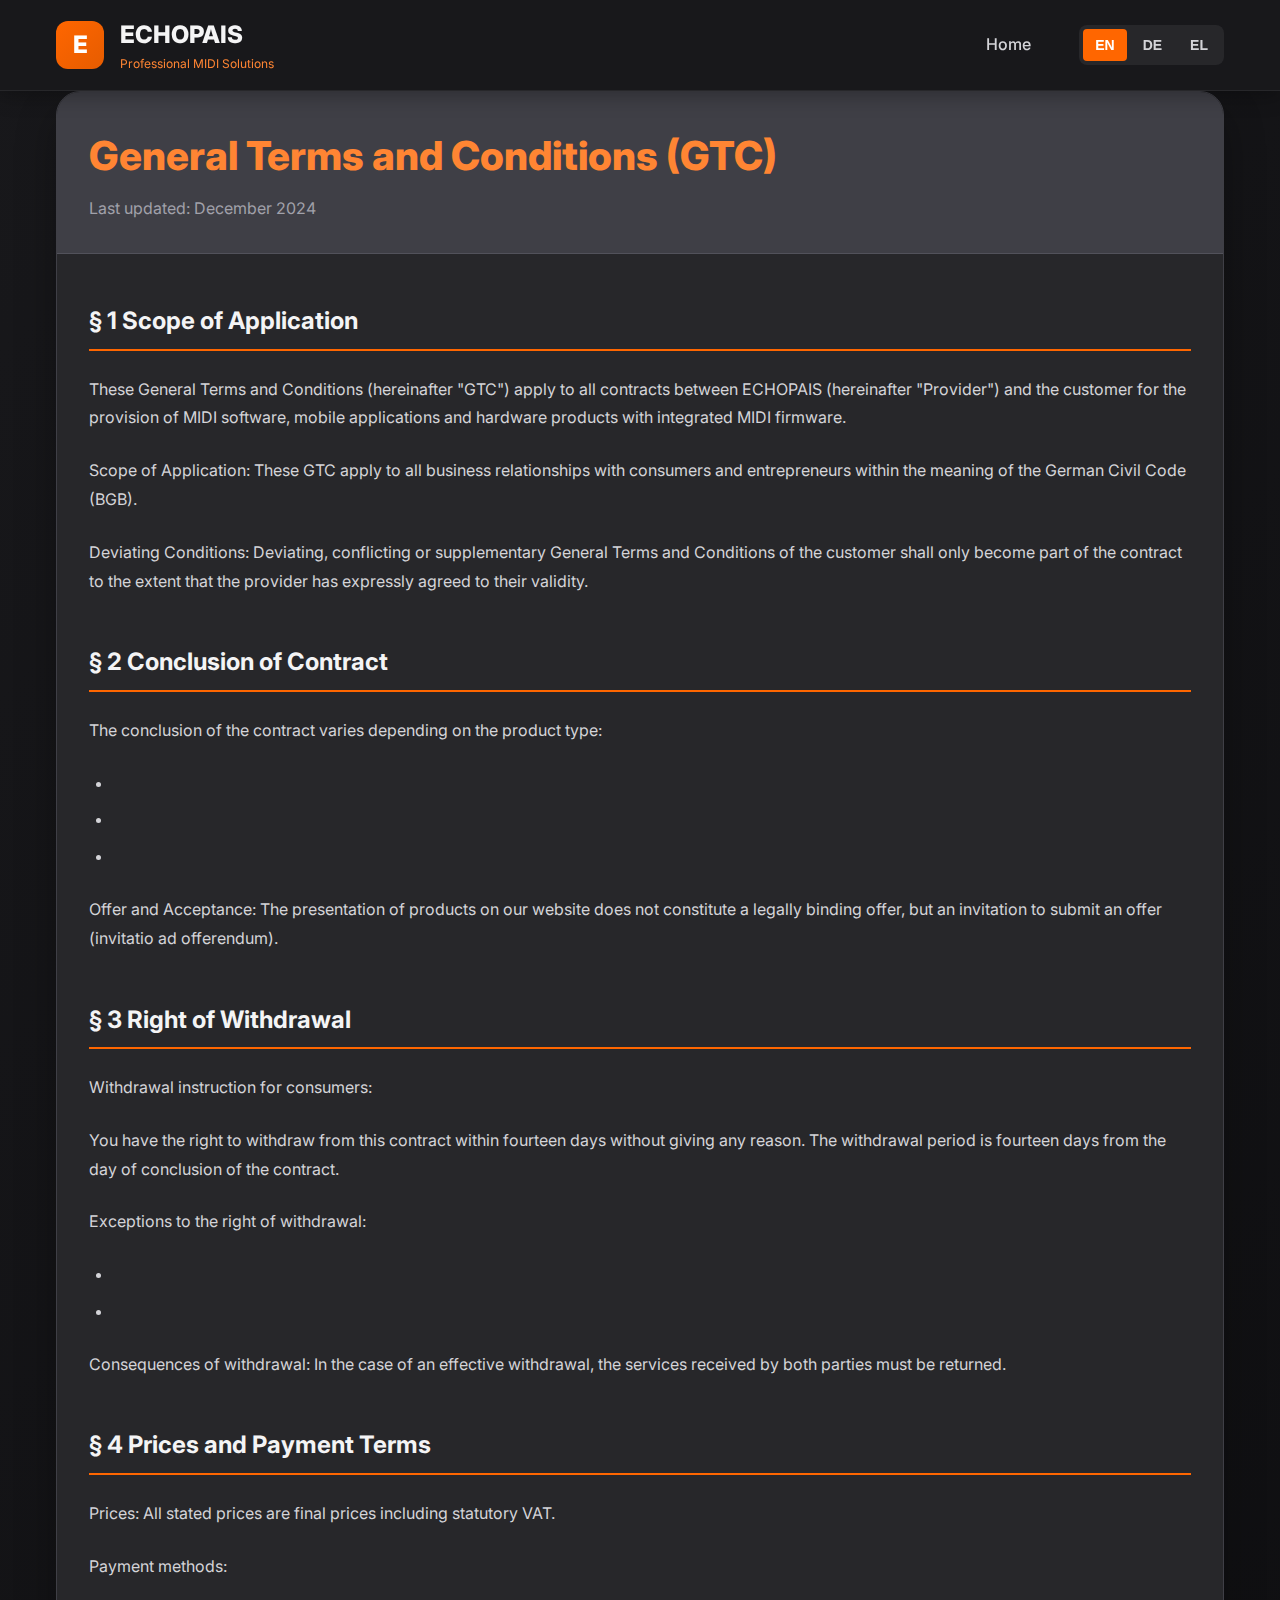
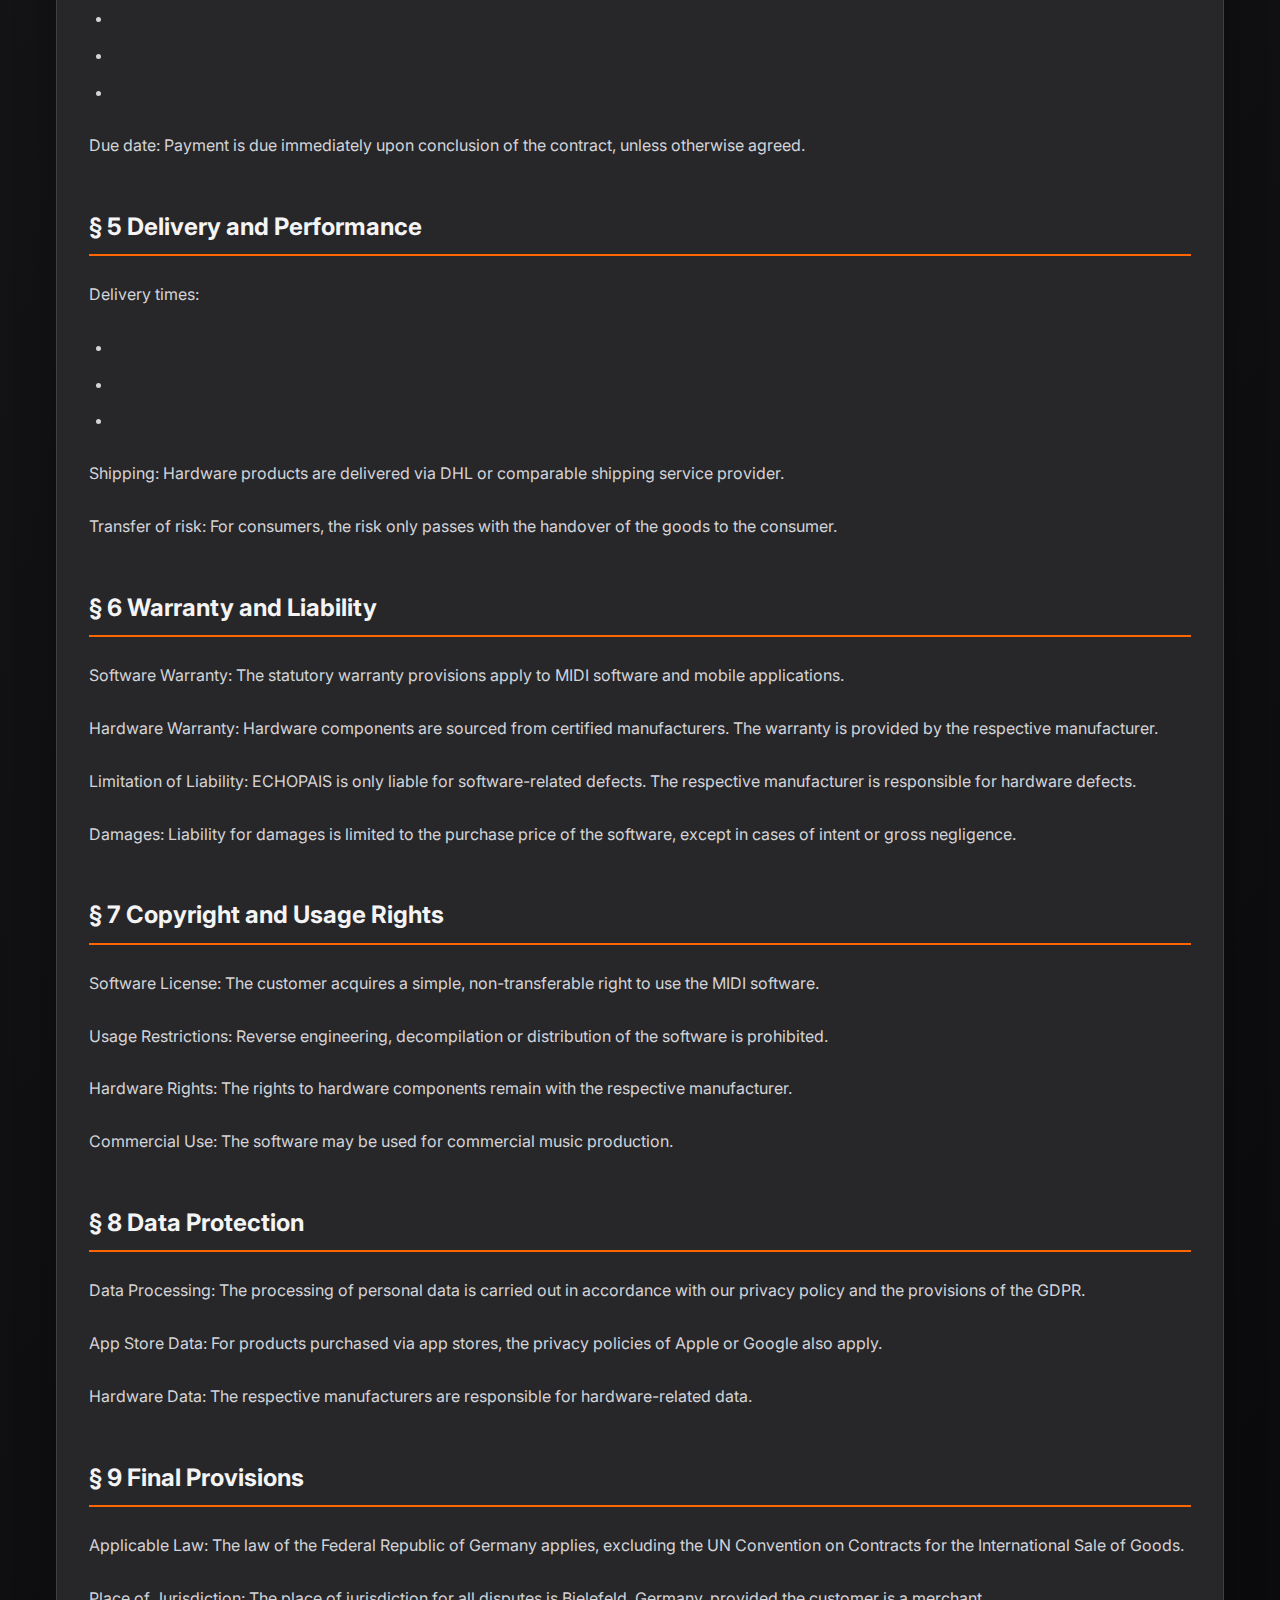
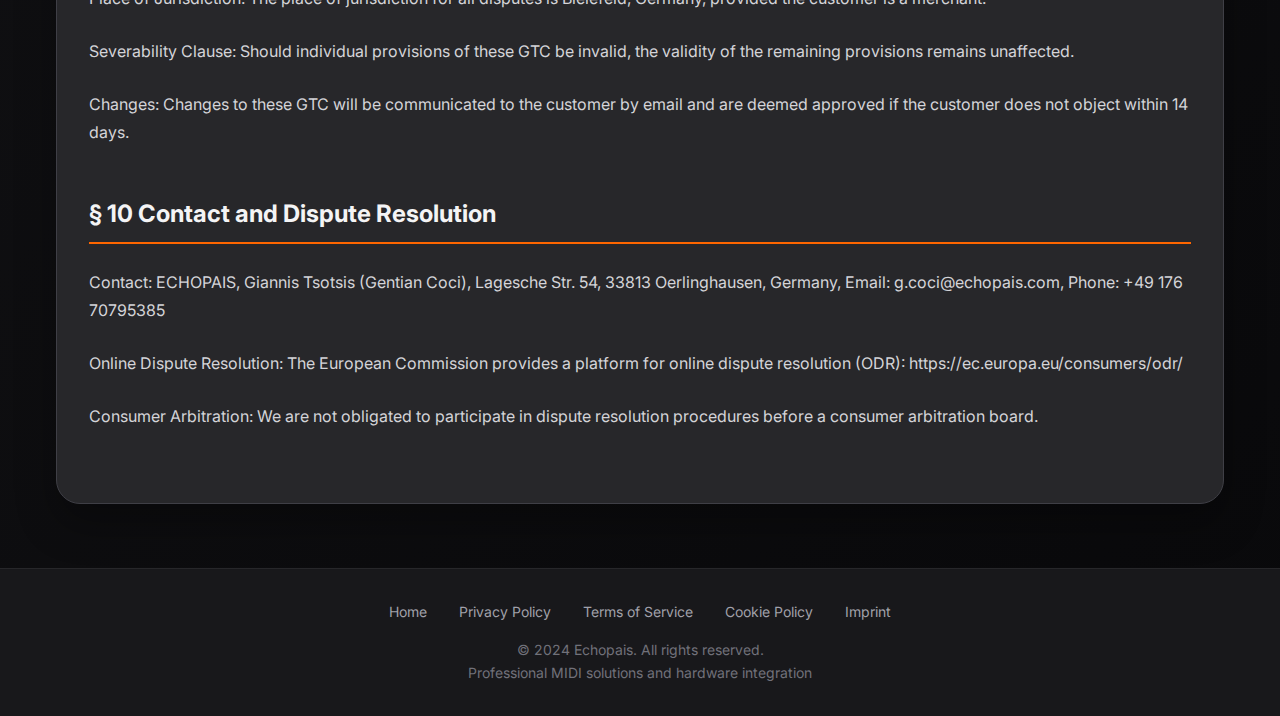
<file: agb.html>
<!DOCTYPE html>
<html lang="de">
<head>
  <meta charset="UTF-8">
  <meta name="viewport" content="width=device-width, initial-scale=1.0">
  <title>AGB - Allgemeine Geschäftsbedingungen - ECHOPAIS</title>
  <meta name="description" content="Allgemeine Geschäftsbedingungen für ECHOPAIS - Professionelle MIDI-Controller & Anwendungen">
  <link href="https://fonts.googleapis.com/css2?family=Inter:wght@400;500;600;700;800&display=swap" rel="stylesheet">
  <style>
    :root {
      --orange-500: #ff6600;
      --orange-600: #e65c00;
      --orange-400: #ff8533;
      --orange-300: #ffa366;
      --orange-200: #ffcc99;
      --zinc-100: #f4f4f5;
      --zinc-200: #e4e4e7;
      --zinc-300: #d4d4d8;
      --zinc-400: #a1a1aa;
      --zinc-500: #71717a;
      --zinc-600: #52525b;
      --zinc-700: #3f3f46;
      --zinc-800: #27272a;
      --zinc-900: #18181b;
      --black: #09090b;
    }
    
    * {
      margin: 0;
      padding: 0;
      box-sizing: border-box;
    }
    
    body {
      font-family: 'Inter', sans-serif;
      background: linear-gradient(135deg, var(--zinc-900) 0%, var(--black) 100%);
      color: var(--zinc-100);
      min-height: 100vh;
      line-height: 1.6;
    }
    
    .container {
      width: 100%;
      max-width: 1200px;
      margin: 0 auto;
      padding: 0 1rem;
    }
    
    /* Header */
    header {
      background: rgba(24, 24, 27, 0.95);
      backdrop-filter: blur(12px);
      border-bottom: 1px solid var(--zinc-800);
      position: sticky;
      top: 0;
      z-index: 100;
      box-shadow: 0 4px 20px rgba(0, 0, 0, 0.3);
    }
    
    .header-content {
      display: flex;
      justify-content: space-between;
      align-items: center;
      padding: 1rem 0;
    }
    
    .logo-container {
      display: flex;
      align-items: center;
      gap: 1rem;
    }
    
    .logo-box {
      width: 48px;
      height: 48px;
      background: linear-gradient(135deg, var(--orange-500), var(--orange-600));
      border-radius: 0.75rem;
      display: flex;
      align-items: center;
      justify-content: center;
      font-size: 1.5rem;
      font-weight: 800;
      color: white;
    }
    
    .logo-text h1 {
      font-size: 1.5rem;
      font-weight: 800;
      color: var(--zinc-100);
      margin: 0;
    }
    
    .logo-text p {
      font-size: 0.75rem;
      color: var(--orange-400);
      margin: 0;
    }
    
    .nav-link {
      color: var(--zinc-300);
      text-decoration: none;
      font-weight: 500;
      padding: 0.5rem 1rem;
      border-radius: 0.5rem;
      transition: all 0.3s ease;
    }
    
    .nav-link:hover {
      color: var(--orange-400);
      background: rgba(255, 102, 0, 0.1);
    }
    
    /* Language Selector */
    .language-selector {
      display: flex;
      background: var(--zinc-800);
      border-radius: 0.5rem;
      padding: 0.25rem;
      gap: 0.25rem;
    }
    
    .lang-btn {
      background: none;
      border: none;
      color: var(--zinc-300);
      font-weight: 600;
      padding: 0.5rem 0.75rem;
      border-radius: 0.25rem;
      cursor: pointer;
      transition: all 0.3s ease;
      font-size: 0.875rem;
    }
    
    .lang-btn.active {
      background: var(--orange-500);
      color: white;
    }
    
    .lang-btn:hover:not(.active) {
      background: var(--zinc-700);
      color: var(--zinc-100);
    }
    
    /* Main Content */
    main {
      padding: 4rem 0;
    }
    
    .legal-card {
      background: var(--zinc-800);
      border: 1px solid var(--zinc-700);
      border-radius: 1.5rem;
      overflow: hidden;
      box-shadow: 0 20px 40px rgba(0, 0, 0, 0.3);
    }
    
    .legal-header {
      background: var(--zinc-700);
      padding: 2rem;
      border-bottom: 1px solid var(--zinc-600);
    }
    
    .legal-title {
      font-size: 2.5rem;
      font-weight: 800;
      color: var(--orange-400);
      margin-bottom: 0.5rem;
    }
    
    .legal-subtitle {
      color: var(--zinc-400);
      font-size: 1rem;
    }
    
    .legal-content {
      padding: 3rem 2rem;
    }
    
    .section {
      margin-bottom: 3rem;
    }
    
    .section:last-child {
      margin-bottom: 0;
    }
    
    .section-title {
      font-size: 1.5rem;
      font-weight: 700;
      color: var(--zinc-100);
      margin-bottom: 1.5rem;
      padding-bottom: 0.5rem;
      border-bottom: 2px solid var(--orange-500);
    }
    
    .section-content {
      color: var(--zinc-300);
      line-height: 1.8;
      font-size: 1rem;
    }
    
    .section-content p {
      margin-bottom: 1.5rem;
    }
    
    .section-content strong {
      color: var(--orange-300);
      font-weight: 600;
    }
    
    .section-content ul {
      margin-left: 1.5rem;
      margin-bottom: 1.5rem;
    }
    
    .section-content li {
      margin-bottom: 0.5rem;
    }
    
    /* Footer */
    .footer {
      background: var(--zinc-900);
      border-top: 1px solid var(--zinc-800);
      padding: 2rem 0;
      margin-top: 4rem;
    }
    
    .footer-content {
      text-align: center;
      color: var(--zinc-500);
      font-size: 0.875rem;
    }
    
    .footer-links {
      display: flex;
      justify-content: center;
      gap: 2rem;
      margin-bottom: 1rem;
      flex-wrap: wrap;
    }
    
    .footer-links a {
      color: var(--zinc-400);
      text-decoration: none;
      transition: color 0.3s ease;
    }
    
    .footer-links a:hover {
      color: var(--orange-400);
    }
    
    /* Responsive */
    @media (max-width: 768px) {
      .header-content {
        flex-direction: column;
        gap: 1rem;
      }
      
      .legal-title {
        font-size: 2rem;
      }
      
      .legal-content {
        padding: 2rem 1.5rem;
      }
      
      .footer-links {
        flex-direction: column;
        gap: 1rem;
      }
    }
  </style>
</head>
<body>
  <!-- Header -->
  <header>
    <div class="container">
      <div class="header-content">
        <div class="logo-container">
          <div class="logo-box">E</div>
          <div class="logo-text">
            <h1>ECHOPAIS</h1>
            <p data-translate="subtitle">Professionelle MIDI-Lösungen</p>
          </div>
        </div>
        
        <div style="display: flex; align-items: center; gap: 2rem;">
          <a href="index.html" class="nav-link" data-translate="nav-home">Startseite</a>
          
          <div class="language-selector">
            <button class="lang-btn" onclick="changeLanguage('en')">EN</button>
            <button class="lang-btn active" onclick="changeLanguage('de')">DE</button>
            <button class="lang-btn" onclick="changeLanguage('el')">EL</button>
          </div>
        </div>
      </div>
    </div>
  </header>

  <!-- Main Content -->
  <main class="container">
    <div class="legal-card">
      <div class="legal-header">
        <h1 class="legal-title" data-translate="title">Allgemeine Geschäftsbedingungen (AGB)</h1>
        <p class="legal-subtitle" data-translate="last-updated">Stand: Dezember 2024</p>
      </div>
      
      <div class="legal-content">
        <!-- Geltungsbereich -->
        <div class="section">
          <h2 class="section-title" data-translate="section1-title">§ 1 Geltungsbereich</h2>
          <div class="section-content">
            <p data-translate="section1-content1">
              Diese Allgemeinen Geschäftsbedingungen (nachfolgend "AGB") gelten für alle Verträge zwischen ECHOPAIS (nachfolgend "Anbieter") und dem Kunden über die Bereitstellung von MIDI-Software, mobilen Anwendungen und Hardware-Produkten mit integrierter MIDI-Firmware.
            </p>
            <p data-translate="section1-content2">
              <strong>Anwendungsbereich:</strong> Diese AGB gelten für alle Geschäftsbeziehungen mit Verbrauchern und Unternehmern im Sinne des BGB.
            </p>
            <p data-translate="section1-content3">
              <strong>Abweichende Bedingungen:</strong> Abweichende, entgegenstehende oder ergänzende Allgemeine Geschäftsbedingungen des Kunden werden nur dann und insoweit Vertragsbestandteil, als der Anbieter ihrer Geltung ausdrücklich zugestimmt hat.
            </p>
          </div>
        </div>

        <!-- Vertragsschluss -->
        <div class="section">
          <h2 class="section-title" data-translate="section2-title">§ 2 Vertragsschluss</h2>
          <div class="section-content">
            <p data-translate="section2-content1">
              Der Vertragsschluss erfolgt je nach Produktart unterschiedlich:
            </p>
            <ul>
              <li data-translate="section2-list-apps"></li>
              <li data-translate="section2-list-hardware"></li>
              <li data-translate="section2-list-firmware"></li>
            </ul>
            <p data-translate="section2-content2">
              <strong>Angebot und Annahme:</strong> Die Darstellung der Produkte auf unserer Website stellt kein rechtlich bindendes Angebot dar, sondern eine Aufforderung zur Abgabe eines Angebots (invitatio ad offerendum).
            </p>
          </div>
        </div>

        <!-- Widerrufsrecht -->
        <div class="section">
          <h2 class="section-title" data-translate="section3-title">§ 3 Widerrufsrecht</h2>
          <div class="section-content">
            <p data-translate="section3-content1">
              <strong>Widerrufsbelehrung für Verbraucher:</strong>
            </p>
            <p data-translate="section3-content2">
              Sie haben das Recht, binnen vierzehn Tagen ohne Angabe von Gründen diesen Vertrag zu widerrufen. Die Widerrufsfrist beträgt vierzehn Tage ab dem Tag des Vertragsschlusses.
            </p>
            <p data-translate="section3-content3">
              <strong>Ausnahmen vom Widerrufsrecht:</strong>
            </p>
            <ul>
              <li data-translate="section3-list-1"></li>
              <li data-translate="section3-list-2"></li>
            </ul>
            <p data-translate="section3-content4">
              <strong>Widerrufsfolgen:</strong> Im Falle eines wirksamen Widerrufs sind die beiderseits empfangenen Leistungen zurückzugewähren.
            </p>
          </div>
        </div>

        <!-- Preise und Zahlungsbedingungen -->
        <div class="section">
          <h2 class="section-title" data-translate="section4-title">§ 4 Preise und Zahlungsbedingungen</h2>
          <div class="section-content">
            <p data-translate="section4-content1">
              <strong>Preise:</strong> Alle angegebenen Preise verstehen sich als Endpreise inklusive der gesetzlichen Mehrwertsteuer.
            </p>
            <p data-translate="section4-content2">
              <strong>Zahlungsarten:</strong>
            </p>
            <ul>
              <li data-translate="section4-list-1"></li>
              <li data-translate="section4-list-2"></li>
              <li data-translate="section4-list-3"></li>
            </ul>
            <p data-translate="section4-content3">
              <strong>Fälligkeit:</strong> Die Zahlung ist sofort bei Vertragsschluss fällig, sofern nicht anders vereinbart.
            </p>
          </div>
        </div>

        <!-- Lieferung und Leistungserbringung -->
        <div class="section">
          <h2 class="section-title" data-translate="section5-title">§ 5 Lieferung und Leistungserbringung</h2>
          <div class="section-content">
            <p data-translate="section5-content1">
              <strong>Lieferzeiten:</strong>
            </p>
            <ul>
              <li data-translate="section5-list-1"></li>
              <li data-translate="section5-list-2"></li>
              <li data-translate="section5-list-3"></li>
            </ul>
            <p data-translate="section5-content2">
              <strong>Versand:</strong> Hardware-Produkte werden per DHL oder vergleichbarem Versanddienstleister geliefert.
            </p>
            <p data-translate="section5-content3">
              <strong>Gefahrübergang:</strong> Bei Verbrauchern geht die Gefahr erst mit der Übergabe der Ware an den Verbraucher über.
            </p>
          </div>
        </div>

        <!-- Gewährleistung und Haftung -->
        <div class="section">
          <h2 class="section-title" data-translate="section6-title">§ 6 Gewährleistung und Haftung</h2>
          <div class="section-content">
            <p data-translate="section6-content1">
              <strong>Software-Gewährleistung:</strong> Für MIDI-Software und mobile Anwendungen gelten die gesetzlichen Gewährleistungsbestimmungen.
            </p>
            <p data-translate="section6-content2">
              <strong>Hardware-Gewährleistung:</strong> Hardware-Komponenten werden von zertifizierten Herstellern bezogen. Die Gewährleistung erfolgt durch den jeweiligen Hersteller.
            </p>
            <p data-translate="section6-content3">
              <strong>Haftungsbeschränkung:</strong> ECHOPAIS haftet nur für Software-bezogene Mängel. Für Hardware-Defekte ist der jeweilige Hersteller verantwortlich.
            </p>
            <p data-translate="section6-content4">
              <strong>Schadensersatz:</strong> Die Haftung auf Schadensersatz ist auf den Kaufpreis der Software begrenzt, außer bei Vorsatz oder grober Fahrlässigkeit.
            </p>
          </div>
        </div>

        <!-- Urheberrecht und Nutzungsrechte -->
        <div class="section">
          <h2 class="section-title" data-translate="section7-title">§ 7 Urheberrecht und Nutzungsrechte</h2>
          <div class="section-content">
            <p data-translate="section7-content1">
              <strong>Software-Lizenz:</strong> Der Kunde erwirbt ein einfaches, nicht übertragbares Nutzungsrecht an der MIDI-Software.
            </p>
            <p data-translate="section7-content2">
              <strong>Nutzungsbeschränkungen:</strong> Reverse Engineering, Dekompilierung oder Verbreitung der Software ist untersagt.
            </p>
            <p data-translate="section7-content3">
              <strong>Hardware-Rechte:</strong> Die Rechte an Hardware-Komponenten verbleiben beim jeweiligen Hersteller.
            </p>
            <p data-translate="section7-content4">
              <strong>Kommerzielle Nutzung:</strong> Die Software darf für kommerzielle Musikproduktion verwendet werden.
            </p>
          </div>
        </div>

        <!-- Datenschutz -->
        <div class="section">
          <h2 class="section-title" data-translate="section8-title">§ 8 Datenschutz</h2>
          <div class="section-content">
            <p data-translate="section8-content1">
              <strong>Datenverarbeitung:</strong> Die Verarbeitung personenbezogener Daten erfolgt gemäß unserer Datenschutzerklärung und den Bestimmungen der DSGVO.
            </p>
            <p data-translate="section8-content2">
              <strong>App Store-Daten:</strong> Für über App Stores erworbene Produkte gelten zusätzlich die Datenschutzbestimmungen von Apple bzw. Google.
            </p>
            <p data-translate="section8-content3">
              <strong>Hardware-Daten:</strong> Für Hardware-bezogene Daten sind die jeweiligen Hersteller verantwortlich.
            </p>
          </div>
        </div>

        <!-- Schlussbestimmungen -->
        <div class="section">
          <h2 class="section-title" data-translate="section9-title">§ 9 Schlussbestimmungen</h2>
          <div class="section-content">
            <p data-translate="section9-content1">
              <strong>Anwendbares Recht:</strong> Es gilt das Recht der Bundesrepublik Deutschland unter Ausschluss des UN-Kaufrechts.
            </p>
            <p data-translate="section9-content2">
              <strong>Gerichtsstand:</strong> Gerichtsstand für alle Streitigkeiten ist Bielefeld, Deutschland, sofern der Kunde Kaufmann ist.
            </p>
            <p data-translate="section9-content3">
              <strong>Salvatorische Klausel:</strong> Sollten einzelne Bestimmungen dieser AGB unwirksam sein, bleibt die Wirksamkeit der übrigen Bestimmungen unberührt.
            </p>
            <p data-translate="section9-content4">
              <strong>Änderungen:</strong> Änderungen dieser AGB werden dem Kunden per E-Mail mitgeteilt und gelten als genehmigt, wenn der Kunde nicht binnen 14 Tagen widerspricht.
            </p>
          </div>
        </div>

        <!-- Kontakt -->
        <div class="section">
          <h2 class="section-title" data-translate="section10-title">§ 10 Kontakt und Streitbeilegung</h2>
          <div class="section-content">
            <p data-translate="section10-content1">
              <strong>Kontakt:</strong><br>
              ECHOPAIS<br>
              Giannis Tsotsis (Gentian Coci)<br>
              Lagesche Str. 54<br>
              33813 Oerlinghausen, Deutschland<br>
              E-Mail: g.coci@echopais.com<br>
              Telefon: +49 176 70795385
            </p>
            <p data-translate="section10-content2">
              <strong>Online-Streitbeilegung:</strong> Die Europäische Kommission stellt eine Plattform zur Online-Streitbeilegung (OS) bereit: https://ec.europa.eu/consumers/odr/
            </p>
            <p data-translate="section10-content3">
              <strong>Verbraucherschlichtung:</strong> Wir sind nicht verpflichtet, an Streitbeilegungsverfahren vor einer Verbraucherschlichtungsstelle teilzunehmen.
            </p>
          </div>
        </div>
      </div>
    </div>
  </main>

  <!-- Footer -->
  <footer class="footer">
    <div class="container">
      <div class="footer-content">
        <div class="footer-links">
          <a href="index.html" data-translate="nav-home">Startseite</a>
          <a href="privacy.html" data-translate="nav-privacy">Datenschutzerklärung</a>
          <a href="terms.html" data-translate="nav-terms">Nutzungsbedingungen</a>
          <a href="cookies.html" data-translate="nav-cookies">Cookie-Richtlinie</a>
          <a href="imprint.html" data-translate="nav-imprint">Impressum</a>
        </div>
        <p>© 2024 Echopais. <span data-translate="footer-rights">Alle Rechte vorbehalten</span>.</p>
        <p data-translate="footer-note">Professionelle MIDI-Lösungen und Hardware-Integration</p>
      </div>
    </div>
  </footer>

  <script>
    const translations = {
      en: {
        'subtitle': 'Professional MIDI Solutions',
        'nav-home': 'Home',
        'title': 'General Terms and Conditions (GTC)',
        'last-updated': 'Last updated: December 2024',
        'section1-title': '§ 1 Scope of Application',
        'section1-content1': 'These General Terms and Conditions (hereinafter "GTC") apply to all contracts between ECHOPAIS (hereinafter "Provider") and the customer for the provision of MIDI software, mobile applications and hardware products with integrated MIDI firmware.',
        'section1-content2': 'Scope of Application: These GTC apply to all business relationships with consumers and entrepreneurs within the meaning of the German Civil Code (BGB).',
        'section1-content3': 'Deviating Conditions: Deviating, conflicting or supplementary General Terms and Conditions of the customer shall only become part of the contract to the extent that the provider has expressly agreed to their validity.',
        'section2-title': '§ 2 Conclusion of Contract',
        'section2-content1': 'The conclusion of the contract varies depending on the product type:',
        'section2-list-apps': 'iOS/Android Apps: Contract is concluded via Apple App Store or Google Play Store according to their terms and conditions',
        'section2-list-hardware': 'Hardware Products: Contract is concluded by ordering via our website and acceptance by order confirmation',
        'section2-list-firmware': 'MIDI Firmware: License agreement by downloading and installing the software',
        'section2-content2': 'Offer and Acceptance: The presentation of products on our website does not constitute a legally binding offer, but an invitation to submit an offer (invitatio ad offerendum).',
        'section3-title': '§ 3 Right of Withdrawal',
        'section3-content1': 'Withdrawal instruction for consumers:',
        'section3-content2': 'You have the right to withdraw from this contract within fourteen days without giving any reason. The withdrawal period is fourteen days from the day of conclusion of the contract.',
        'section3-content3': 'Exceptions to the right of withdrawal:',
        'section3-list-1': 'Digital content (software, apps) if execution has begun with the consumer\'s express consent before the withdrawal period has expired',
        'section3-list-2': 'Sealed hardware products that are not suitable for return for health protection or hygiene reasons if their seal has been removed after delivery',
        'section3-content4': 'Consequences of withdrawal: In the case of an effective withdrawal, the services received by both parties must be returned.',
        'section4-title': '§ 4 Prices and Payment Terms',
        'section4-content1': 'Prices: All stated prices are final prices including statutory VAT.',
        'section4-content2': 'Payment methods:',
        'section4-list-1': 'iOS/Android Apps: Payment via App Store/Google Play Store',
        'section4-list-2': 'Hardware Products: PayPal, credit card, bank transfer',
        'section4-list-3': 'Additional costs: Shipping costs are shown separately',
        'section4-content3': 'Due date: Payment is due immediately upon conclusion of the contract, unless otherwise agreed.',
        'section5-title': '§ 5 Delivery and Performance',
        'section5-content1': 'Delivery times:',
        'section5-list-1': 'Software/Apps: Immediate download after purchase',
        'section5-list-2': 'Hardware Products: 3-7 business days within Germany, 7-14 business days EU-wide',
        'section5-list-3': 'Firmware updates: Automatic or manual via the respective platform',
        'section5-content2': 'Shipping: Hardware products are delivered via DHL or comparable shipping service provider.',
        'section5-content3': 'Transfer of risk: For consumers, the risk only passes with the handover of the goods to the consumer.',
        'section6-title': '§ 6 Warranty and Liability',
        'section6-content1': 'Software Warranty: The statutory warranty provisions apply to MIDI software and mobile applications.',
        'section6-content2': 'Hardware Warranty: Hardware components are sourced from certified manufacturers. The warranty is provided by the respective manufacturer.',
        'section6-content3': 'Limitation of Liability: ECHOPAIS is only liable for software-related defects. The respective manufacturer is responsible for hardware defects.',
        'section6-content4': 'Damages: Liability for damages is limited to the purchase price of the software, except in cases of intent or gross negligence.',
        'section7-title': '§ 7 Copyright and Usage Rights',
        'section7-content1': 'Software License: The customer acquires a simple, non-transferable right to use the MIDI software.',
        'section7-content2': 'Usage Restrictions: Reverse engineering, decompilation or distribution of the software is prohibited.',
        'section7-content3': 'Hardware Rights: The rights to hardware components remain with the respective manufacturer.',
        'section7-content4': 'Commercial Use: The software may be used for commercial music production.',
        'section8-title': '§ 8 Data Protection',
        'section8-content1': 'Data Processing: The processing of personal data is carried out in accordance with our privacy policy and the provisions of the GDPR.',
        'section8-content2': 'App Store Data: For products purchased via app stores, the privacy policies of Apple or Google also apply.',
        'section8-content3': 'Hardware Data: The respective manufacturers are responsible for hardware-related data.',
        'section9-title': '§ 9 Final Provisions',
        'section9-content1': 'Applicable Law: The law of the Federal Republic of Germany applies, excluding the UN Convention on Contracts for the International Sale of Goods.',
        'section9-content2': 'Place of Jurisdiction: The place of jurisdiction for all disputes is Bielefeld, Germany, provided the customer is a merchant.',
        'section9-content3': 'Severability Clause: Should individual provisions of these GTC be invalid, the validity of the remaining provisions remains unaffected.',
        'section9-content4': 'Changes: Changes to these GTC will be communicated to the customer by email and are deemed approved if the customer does not object within 14 days.',
        'section10-title': '§ 10 Contact and Dispute Resolution',
        'section10-content1': 'Contact: ECHOPAIS, Giannis Tsotsis (Gentian Coci), Lagesche Str. 54, 33813 Oerlinghausen, Germany, Email: g.coci@echopais.com, Phone: +49 176 70795385',
        'section10-content2': 'Online Dispute Resolution: The European Commission provides a platform for online dispute resolution (ODR): https://ec.europa.eu/consumers/odr/',
        'section10-content3': 'Consumer Arbitration: We are not obligated to participate in dispute resolution procedures before a consumer arbitration board.',
        'nav-privacy': 'Privacy Policy',
        'nav-terms': 'Terms of Service',
        'nav-cookies': 'Cookie Policy',
        'nav-imprint': 'Imprint',
        'footer-rights': 'All rights reserved',
        'footer-note': 'Professional MIDI solutions and hardware integration'
      },
      de: {
        'subtitle': 'Professionelle MIDI-Lösungen',
        'nav-home': 'Startseite',
        'title': 'Allgemeine Geschäftsbedingungen (AGB)',
        'last-updated': 'Stand: Dezember 2024',
        'section1-title': '§ 1 Geltungsbereich',
        'section1-content1': 'Diese Allgemeinen Geschäftsbedingungen (nachfolgend "AGB") gelten für alle Verträge zwischen ECHOPAIS (nachfolgend "Anbieter") und dem Kunden über die Bereitstellung von MIDI-Software, mobilen Anwendungen und Hardware-Produkten mit integrierter MIDI-Firmware.',
        'section1-content2': 'Anwendungsbereich: Diese AGB gelten für alle Geschäftsbeziehungen mit Verbrauchern und Unternehmern im Sinne des BGB.',
        'section1-content3': 'Abweichende Bedingungen: Abweichende, entgegenstehende oder ergänzende Allgemeine Geschäftsbedingungen des Kunden werden nur dann und insoweit Vertragsbestandteil, als der Anbieter ihrer Geltung ausdrücklich zugestimmt hat.',
        'section2-title': '§ 2 Vertragsschluss',
        'section2-content1': 'Der Vertragsschluss erfolgt je nach Produktart unterschiedlich:',
        'section2-list-apps': 'iOS/Android Apps: Vertragsschluss über Apple App Store bzw. Google Play Store gemäß deren Geschäftsbedingungen',
        'section2-list-hardware': 'Hardware-Produkte: Vertragsschluss durch Bestellung über unsere Website und Annahme durch Auftragsbestätigung',
        'section2-list-firmware': 'MIDI-Firmware: Lizenzvertrag durch Download und Installation der Software',
        'section2-content2': 'Angebot und Annahme: Die Darstellung der Produkte auf unserer Website stellt kein rechtlich bindendes Angebot dar, sondern eine Aufforderung zur Abgabe eines Angebots (invitatio ad offerendum).',
        'section3-title': '§ 3 Widerrufsrecht',
        'section3-content1': 'Widerrufsbelehrung für Verbraucher:',
        'section3-content2': 'Sie haben das Recht, binnen vierzehn Tagen ohne Angabe von Gründen diesen Vertrag zu widerrufen. Die Widerrufsfrist beträgt vierzehn Tage ab dem Tag des Vertragsschlusses.',
        'section3-content3': 'Ausnahmen vom Widerrufsrecht:',
        'section3-list-1': 'Digitale Inhalte (Software, Apps), wenn die Ausführung mit ausdrücklicher Zustimmung des Verbrauchers vor Ablauf der Widerrufsfrist begonnen hat',
        'section3-list-2': 'Versiegelte Hardware-Produkte, die aus Gründen des Gesundheitsschutzes oder der Hygiene nicht zur Rückgabe geeignet sind, wenn ihre Versiegelung nach der Lieferung entfernt wurde',
        'section3-content4': 'Widerrufsfolgen: Im Falle eines wirksamen Widerrufs sind die beiderseits empfangenen Leistungen zurückzugewähren.',
        'section4-title': '§ 4 Preise und Zahlungsbedingungen',
        'section4-content1': 'Preise: Alle angegebenen Preise verstehen sich als Endpreise inklusive der gesetzlichen Mehrwertsteuer.',
        'section4-content2': 'Zahlungsarten:',
        'section4-list-1': 'iOS/Android Apps: Zahlung über App Store/Google Play Store',
        'section4-list-2': 'Hardware-Produkte: PayPal, Kreditkarte, Überweisung',
        'section4-list-3': 'Zusätzliche Kosten: Versandkosten werden gesondert ausgewiesen',
        'section4-content3': 'Fälligkeit: Die Zahlung ist sofort bei Vertragsschluss fällig, sofern nicht anders vereinbart.',
        'section5-title': '§ 5 Lieferung und Leistungserbringung',
        'section5-content1': 'Lieferzeiten:',
        'section5-list-1': 'Software/Apps: Sofortiger Download nach Kaufabschluss',
        'section5-list-2': 'Hardware-Produkte: 3-7 Werktage innerhalb Deutschlands, 7-14 Werktage EU-weit',
        'section5-list-3': 'Firmware-Updates: Automatisch oder manuell über die jeweilige Plattform',
        'section5-content2': 'Versand: Hardware-Produkte werden per DHL oder vergleichbarem Versanddienstleister geliefert.',
        'section5-content3': 'Gefahrübergang: Bei Verbrauchern geht die Gefahr erst mit der Übergabe der Ware an den Verbraucher über.',
        'section6-title': '§ 6 Gewährleistung und Haftung',
        'section6-content1': 'Software-Gewährleistung: Für MIDI-Software und mobile Anwendungen gelten die gesetzlichen Gewährleistungsbestimmungen.',
        'section6-content2': 'Hardware-Gewährleistung: Hardware-Komponenten werden von zertifizierten Herstellern bezogen. Die Gewährleistung erfolgt durch den jeweiligen Hersteller.',
        'section6-content3': 'Haftungsbeschränkung: ECHOPAIS haftet nur für Software-bezogene Mängel. Für Hardware-Defekte ist der jeweilige Hersteller verantwortlich.',
        'section6-content4': 'Schadensersatz: Die Haftung auf Schadensersatz ist auf den Kaufpreis der Software begrenzt, außer bei Vorsatz oder grober Fahrlässigkeit.',
        'section7-title': '§ 7 Urheberrecht und Nutzungsrechte',
        'section7-content1': 'Software-Lizenz: Der Kunde erwirbt ein einfaches, nicht übertragbares Nutzungsrecht an der MIDI-Software.',
        'section7-content2': 'Nutzungsbeschränkungen: Reverse Engineering, Dekompilierung oder Verbreitung der Software ist untersagt.',
        'section7-content3': 'Hardware-Rechte: Die Rechte an Hardware-Komponenten verbleiben beim jeweiligen Hersteller.',
        'section7-content4': 'Kommerzielle Nutzung: Die Software darf für kommerzielle Musikproduktion verwendet werden.',
        'section8-title': '§ 8 Datenschutz',
        'section8-content1': 'Datenverarbeitung: Die Verarbeitung personenbezogener Daten erfolgt gemäß unserer Datenschutzerklärung und den Bestimmungen der DSGVO.',
        'section8-content2': 'App Store-Daten: Für über App Stores erworbene Produkte gelten zusätzlich die Datenschutzbestimmungen von Apple bzw. Google.',
        'section8-content3': 'Hardware-Daten: Für Hardware-bezogene Daten sind die jeweiligen Hersteller verantwortlich.',
        'section9-title': '§ 9 Schlussbestimmungen',
        'section9-content1': 'Anwendbares Recht: Es gilt das Recht der Bundesrepublik Deutschland unter Ausschluss des UN-Kaufrechts.',
        'section9-content2': 'Gerichtsstand: Gerichtsstand für alle Streitigkeiten ist Bielefeld, Deutschland, sofern der Kunde Kaufmann ist.',
        'section9-content3': 'Salvatorische Klausel: Sollten einzelne Bestimmungen dieser AGB unwirksam sein, bleibt die Wirksamkeit der übrigen Bestimmungen unberührt.',
        'section9-content4': 'Änderungen: Änderungen dieser AGB werden dem Kunden per E-Mail mitgeteilt und gelten als genehmigt, wenn der Kunde nicht binnen 14 Tagen widerspricht.',
        'section10-title': '§ 10 Kontakt und Streitbeilegung',
        'section10-content1': 'Kontakt: ECHOPAIS, Giannis Tsotsis (Gentian Coci), Lagesche Str. 54, 33813 Oerlinghausen, Deutschland, E-Mail: g.coci@echopais.com, Telefon: +49 176 70795385',
        'section10-content2': 'Online-Streitbeilegung: Die Europäische Kommission stellt eine Plattform zur Online-Streitbeilegung (OS) bereit: https://ec.europa.eu/consumers/odr/',
        'section10-content3': 'Verbraucherschlichtung: Wir sind nicht verpflichtet, an Streitbeilegungsverfahren vor einer Verbraucherschlichtungsstelle teilzunehmen.',
        'nav-privacy': 'Datenschutzerklärung',
        'nav-terms': 'Nutzungsbedingungen',
        'nav-cookies': 'Cookie-Richtlinie',
        'nav-imprint': 'Impressum',
        'footer-rights': 'Alle Rechte vorbehalten',
        'footer-note': 'Professionelle MIDI-Lösungen und Hardware-Integration'
      },
      el: {
        'subtitle': 'Επαγγελματικές MIDI Λύσεις',
        'nav-home': 'Αρχική',
        'title': 'Γενικοί Όροι και Προϋποθέσεις (ΓΟΠ)',
        'last-updated': 'Τελευταία ενημέρωση: Δεκέμβριος 2024',
        'section1-title': '§ 1 Πεδίο Εφαρμογής',
        'section1-content1': 'Αυτοί οι Γενικοί Όροι και Προϋποθέσεις (εφεξής "ΓΟΠ") ισχύουν για όλες τις συμβάσεις μεταξύ ECHOPAIS (εφεξής "Πάροχος") και του πελάτη για την παροχή MIDI λογισμικού, εφαρμογών κινητών και προϊόντων hardware με ενσωματωμένο MIDI firmware.',
        'section1-content2': 'Πεδίο Εφαρμογής: Αυτοί οι ΓΟΠ ισχύουν για όλες τις επιχειρηματικές σχέσεις με καταναλωτές και επιχειρηματίες κατά την έννοια του Γερμανικού Αστικού Κώδικα (BGB).',
        'section1-content3': 'Αποκλίνουσες Συνθήκες: Αποκλίνοντες, αντικρουόμενοι ή συμπληρωματικοί Γενικοί Όροι και Προϋποθέσεις του πελάτη θα γίνουν μέρος της σύμβασης μόνο στο βαθμό που ο πάροχος έχει ρητά συμφωνήσει στην εγκυρότητά τους.',
        'section2-title': '§ 2 Σύναψη Σύμβασης',
        'section2-content1': 'Η σύναψη της σύμβασης διαφέρει ανάλογα με τον τύπο προϊόντος:',
        'section2-list-apps': 'iOS/Android Apps: Η σύμβαση συνάπτεται μέσω του Apple App Store ή του Google Play Store σύμφωνα με τους όρους τους',
        'section2-list-hardware': 'Προϊόντα Hardware: Η σύμβαση συνάπτεται με παραγγελία μέσω της ιστοσελίδας μας και αποδοχή με επιβεβαίωση παραγγελίας',
        'section2-list-firmware': 'MIDI Firmware: Συμφωνία άδειας χρήσης με τη λήψη και εγκατάσταση του λογισμικού',
        'section2-content2': 'Προσφορά και Αποδοχή: Η παρουσίαση των προϊόντων στην ιστοσελίδα μας δεν αποτελεί νομικά δεσμευτική προσφορά, αλλά πρόσκληση για υποβολή προσφοράς (invitatio ad offerendum).',
        'section3-title': '§ 3 Δικαίωμα Υπαναχώρησης',
        'section3-content1': 'Οδηγίες υπαναχώρησης για καταναλωτές:',
        'section3-content2': 'Έχετε το δικαίωμα να υπαναχωρήσετε από αυτή τη σύμβαση εντός δεκατεσσάρων ημερών χωρίς να δώσετε κανέναν λόγο. Η περίοδος υπαναχώρησης είναι δεκατέσσερις ημέρες από την ημέρα σύναψης της σύμβασης.',
        'section3-content3': 'Εξαιρέσεις από το δικαίωμα υπαναχώρησης:',
        'section3-list-1': 'Ψηφιακό περιεχόμενο (λογισμικό, εφαρμογές), εφόσον η εκτέλεση έχει ξεκινήσει με τη ρητή συγκατάθεση του καταναλωτή πριν τη λήξη της περιόδου υπαναχώρησης',
        'section3-list-2': 'Σφραγισμένα προϊόντα hardware που δεν είναι κατάλληλα για επιστροφή για λόγους υγείας ή υγιεινής, εάν η σφραγίδα τους έχει αφαιρεθεί μετά την παράδοση',
        'section3-content4': 'Συνέπειες υπαναχώρησης: Σε περίπτωση αποτελεσματικής υπαναχώρησης, οι υπηρεσίες που έλαβαν και τα δύο μέρη πρέπει να επιστραφούν.',
        'section4-title': '§ 4 Τιμές και Όροι Πληρωμής',
        'section4-content1': 'Τιμές: Όλες οι αναφερόμενες τιμές είναι τελικές τιμές συμπεριλαμβανομένου του νόμιμου ΦΠΑ.',
        'section4-content2': 'Μέθοδοι πληρωμής:',
        'section4-list-1': 'iOS/Android Apps: Πληρωμή μέσω App Store/Google Play Store',
        'section4-list-2': 'Προϊόντα Hardware: PayPal, πιστωτική κάρτα, τραπεζική μεταφορά',
        'section4-list-3': 'Επιπλέον κόστος: Τα έξοδα αποστολής εμφανίζονται ξεχωριστά',
        'section4-content3': 'Ημερομηνία λήξης: Η πληρωμή οφείλεται αμέσως κατά τη σύναψη της σύμβασης, εκτός εάν συμφωνηθεί διαφορετικά.',
        'section5-title': '§ 5 Παράδοση και Εκτέλεση',
        'section5-content1': 'Χρόνοι παράδοσης:',
        'section5-list-1': 'Λογισμικό/Εφαρμογές: Άμεση λήψη μετά την αγορά',
        'section5-list-2': 'Προϊόντα Hardware: 3-7 εργάσιμες ημέρες εντός Γερμανίας, 7-14 εργάσιμες ημέρες στην ΕΕ',
        'section5-list-3': 'Ενημερώσεις firmware: Αυτόματα ή χειροκίνητα μέσω της αντίστοιχης πλατφόρμας',
        'section5-content2': 'Αποστολή: Τα προϊόντα hardware παραδίδονται μέσω DHL ή παρόμοιου παρόχου υπηρεσιών αποστολής.',
        'section5-content3': 'Μεταφορά κινδύνου: Για καταναλωτές, ο κίνδυνος μεταφέρεται μόνο με την παράδοση των αγαθών στον καταναλωτή.',
        'section6-title': '§ 6 Εγγύηση και Ευθύνη',
        'section6-content1': 'Εγγύηση Λογισμικού: Οι νόμιμες διατάξεις εγγύησης ισχύουν για MIDI λογισμικό και εφαρμογές κινητών.',
        'section6-content2': 'Εγγύηση Hardware: Τα στοιχεία hardware προμηθεύονται από πιστοποιημένους κατασκευαστές. Η εγγύηση παρέχεται από τον αντίστοιχο κατασκευαστή.',
        'section6-content3': 'Περιορισμός Ευθύνης: Η ECHOPAIS είναι υπεύθυνη μόνο για ελαττώματα που σχετίζονται με λογισμικό. Ο αντίστοιχος κατασκευαστής είναι υπεύθυνος για ελαττώματα hardware.',
        'section6-content4': 'Ζημίες: Η ευθύνη για ζημίες περιορίζεται στην τιμή αγοράς του λογισμικού, εκτός από περιπτώσεις πρόθεσης ή βαριάς αμέλειας.',
        'section7-title': '§ 7 Πνευματικά Δικαιώματα και Δικαιώματα Χρήσης',
        'section7-content1': 'Άδεια Λογισμικού: Ο πελάτης αποκτά ένα απλό, μη μεταβιβάσιμο δικαίωμα χρήσης του MIDI λογισμικού.',
        'section7-content2': 'Περιορισμοί Χρήσης: Η αντίστροφη μηχανική, η αποσυμπίληση ή η διανομή του λογισμικού απαγορεύεται.',
        'section7-content3': 'Δικαιώματα Hardware: Τα δικαιώματα στα στοιχεία hardware παραμένουν στον αντίστοιχο κατασκευαστή.',
        'section7-content4': 'Εμπορική Χρήση: Το λογισμικό μπορεί να χρησιμοποιηθεί για εμπορική μουσική παραγωγή.',
        'section8-title': '§ 8 Προστασία Δεδομένων',
        'section8-content1': 'Επεξεργασία Δεδομένων: Η επεξεργασία προσωπικών δεδομένων πραγματοποιείται σύμφωνα με την πολιτική απορρήτου μας και τις διατάξεις του GDPR.',
        'section8-content2': 'Δεδομένα App Store: Για προϊόντα που αγοράζονται μέσω app stores, ισχύουν επίσης οι πολιτικές απορρήτου της Apple ή Google.',
        'section8-content3': 'Δεδομένα Hardware: Οι αντίστοιχοι κατασκευαστές είναι υπεύθυνοι για δεδομένα που σχετίζονται με hardware.',
        'section9-title': '§ 9 Τελικές Διατάξεις',
        'section9-content1': 'Εφαρμοστέο Δίκαιο: Ισχύει το δίκαιο της Ομοσπονδιακής Δημοκρατίας της Γερμανίας, εξαιρουμένης της Σύμβασης των Ηνωμένων Εθνών για Συμβάσεις Διεθνούς Πώλησης Αγαθών.',
        'section9-content2': 'Τόπος Δικαιοδοσίας: Ο τόπος δικαιοδοσίας για όλες τις διαφορές είναι το Bielefeld, Γερμανία, υπό την προϋπόθεση ότι ο πελάτης είναι έμπορος.',
        'section9-content3': 'Ρήτρα Διαχωρισμού: Εάν μεμονωμένες διατάξεις αυτών των ΓΟΠ είναι άκυρες, η εγκυρότητα των υπόλοιπων διατάξεων παραμένει ανεπηρέαστη.',
        'section9-content4': 'Αλλαγές: Οι αλλαγές σε αυτούς τους ΓΟΠ θα κοινοποιηθούν στον πελάτη μέσω email και θεωρούνται εγκεκριμένες εάν ο πελάτης δεν αντιτάξει εντός 14 ημερών.',
        'section10-title': '§ 10 Επικοινωνία και Επίλυση Διαφορών',
        'section10-content1': 'Επικοινωνία: ECHOPAIS, Giannis Tsotsis (Gentian Coci), Lagesche Str. 54, 33813 Oerlinghausen, Γερμανία, Email: g.coci@echopais.com, Τηλέφωνο: +49 176 70795385',
        'section10-content2': 'Online Επίλυση Διαφορών: Η Ευρωπαϊκή Επιτροπή παρέχει μια πλατφόρμα για online επίλυση διαφορών (ODR): https://ec.europa.eu/consumers/odr/',
        'section10-content3': 'Διαιτησία Καταναλωτών: Δεν είμαστε υποχρεωμένοι να συμμετέχουμε σε διαδικασίες επίλυσης διαφορών ενώπιον συμβουλίου διαιτησίας καταναλωτών.',
        'nav-privacy': 'Πολιτική Απορρήτου',
        'nav-terms': 'Όροι Χρήσης',
        'nav-cookies': 'Πολιτική Cookies',
        'nav-imprint': 'Στοιχεία Επιχείρησης',
        'footer-rights': 'Όλα τα δικαιώματα διατηρούνται',
        'footer-note': 'Επαγγελματικές MIDI λύσεις και ενσωμάτωση hardware'
      }
    };

    let currentLanguage = 'de'; // Default to German for AGB

    function changeLanguage(lang) {
      currentLanguage = lang;
      
      // Update active button
      document.querySelectorAll('.lang-btn').forEach(btn => {
        btn.classList.remove('active');
      });
      event.target.classList.add('active');
      
      // Update all translatable elements
      document.querySelectorAll('[data-translate]').forEach(element => {
        const key = element.getAttribute('data-translate');
        if (translations[lang] && translations[lang][key]) {
          // Handle lists separately
          if (key.includes('list')) {
            // Skip list translation for now, as it requires special handling
            return;
          }
          element.textContent = translations[lang][key];
        }
      });
      
      // Update document language
      document.documentElement.lang = lang;
      
      // Store language preference
      localStorage.setItem('echopais-language', lang);
    }

    // Load saved language preference
    document.addEventListener('DOMContentLoaded', function() {
      const savedLang = localStorage.getItem('echopais-language') || 'de';
      if (savedLang !== 'de') {
        const langBtn = document.querySelector(`.lang-btn[onclick="changeLanguage('${savedLang}')"]`);
        if (langBtn) {
          langBtn.click();
        }
      }
    });
  </script>
</body>
</html>
</file>
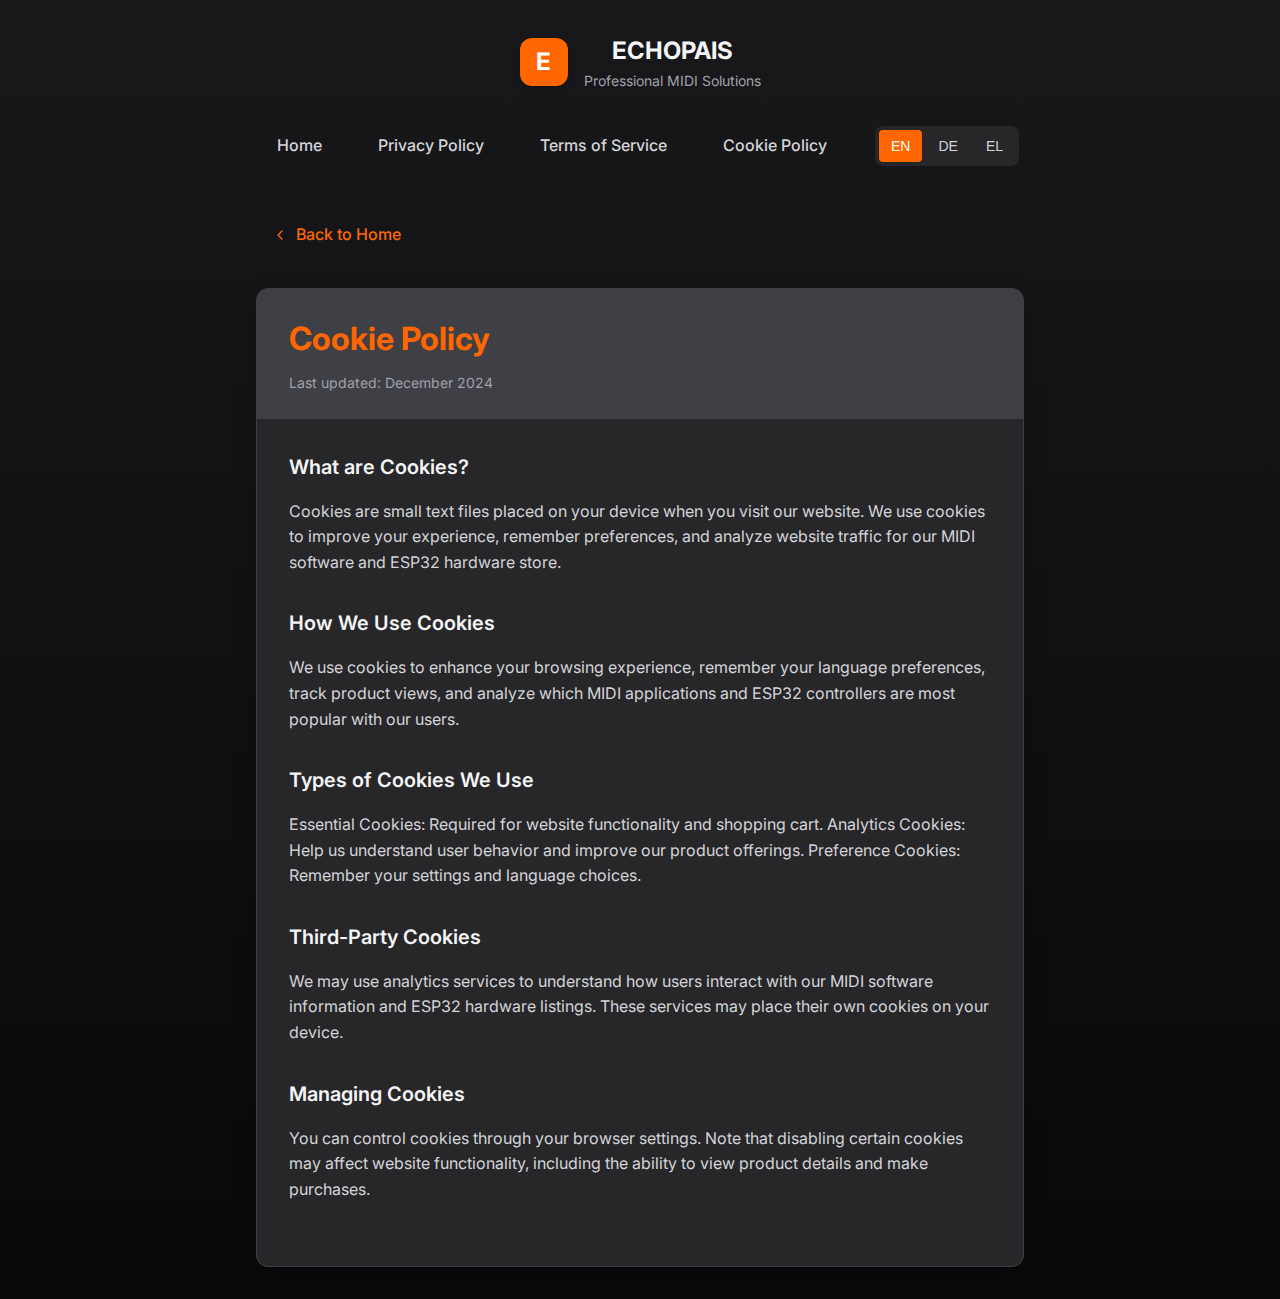
<file: cookies.html>
<!DOCTYPE html>
<html lang="en">
<head>
  <meta charset="UTF-8">
  <meta name="viewport" content="width=device-width, initial-scale=1.0">
  <title>Cookie Policy - ECHOPAIS</title>
  <link href="https://fonts.googleapis.com/css2?family=Inter:wght@400;500;600;700&display=swap" rel="stylesheet">
  <style>
    :root {
      --orange-500: #ff6600;
      --orange-600: #e65c00;
      --orange-400: #ff8533;
      --orange-200: #ffa366;
      --zinc-100: #f4f4f5;
      --zinc-300: #d4d4d8;
      --zinc-400: #a1a1aa;
      --zinc-700: #3f3f46;
      --zinc-800: #27272a;
      --zinc-900: #18181b;
      --black: #09090b;
    }
    
    * {
      margin: 0;
      padding: 0;
      box-sizing: border-box;
    }
    
    body {
      font-family: 'Inter', sans-serif;
      background: linear-gradient(to bottom, var(--zinc-900), var(--black));
      color: var(--zinc-100);
      min-height: 100vh;
      line-height: 1.6;
    }
    
    .container {
      max-width: 800px;
      margin: 0 auto;
      padding: 2rem 1rem;
    }
    
    .header {
      text-align: center;
      margin-bottom: 3rem;
    }
    
    .logo-container {
      display: flex;
      align-items: center;
      justify-content: center;
      gap: 1rem;
      margin-bottom: 2rem;
    }
    
    .logo-box {
      width: 48px;
      height: 48px;
      background-color: var(--orange-500);
      border-radius: 0.75rem;
      display: flex;
      align-items: center;
      justify-content: center;
      box-shadow: 0 4px 6px rgba(0, 0, 0, 0.1);
      font-size: 1.5rem;
      font-weight: bold;
      color: white;
    }
    
    .logo-text h1 {
      font-size: 1.5rem;
      font-weight: 700;
      color: var(--zinc-100);
      margin: 0;
    }
    
    .logo-text p {
      font-size: 0.875rem;
      color: var(--zinc-400);
      margin: 0;
    }
    
    .header-controls {
      display: flex;
      justify-content: center;
      align-items: center;
      gap: 2rem;
      margin-bottom: 2rem;
      flex-wrap: wrap;
    }
    
    .nav-links {
      display: flex;
      justify-content: center;
      gap: 1.5rem;
      flex-wrap: wrap;
    }
    
    .nav-link {
      color: var(--zinc-300);
      text-decoration: none;
      font-weight: 500;
      transition: color 0.2s;
      padding: 0.5rem 1rem;
      border-radius: 0.5rem;
      white-space: nowrap;
    }
    
    .nav-link:hover {
      color: var(--orange-500);
      background-color: rgba(255, 102, 0, 0.1);
    }
    
    .language-selector {
      display: flex;
      background-color: var(--zinc-800);
      border-radius: 0.5rem;
      padding: 0.25rem;
      gap: 0.25rem;
    }
    
    .lang-btn {
      background: none;
      border: none;
      color: var(--zinc-300);
      font-weight: 500;
      padding: 0.5rem 0.75rem;
      border-radius: 0.25rem;
      cursor: pointer;
      transition: all 0.2s;
      font-size: 0.875rem;
    }
    
    .lang-btn.active {
      background-color: var(--orange-500);
      color: white;
      box-shadow: 0 1px 3px rgba(0, 0, 0, 0.1);
    }
    
    .lang-btn:hover:not(.active) {
      background-color: var(--zinc-700);
      color: var(--zinc-100);
    }
    
    .legal-card {
      background-color: var(--zinc-800);
      border: 1px solid var(--zinc-700);
      border-radius: 0.75rem;
      overflow: hidden;
      box-shadow: 0 10px 25px rgba(0, 0, 0, 0.2);
    }
    
    .legal-header {
      background-color: var(--zinc-700);
      padding: 1.5rem 2rem;
    }
    
    .legal-title {
      font-size: 2rem;
      font-weight: 700;
      color: var(--orange-500);
      margin-bottom: 0.5rem;
    }
    
    .legal-date {
      font-size: 0.875rem;
      color: var(--zinc-400);
    }
    
    .legal-content {
      padding: 2rem;
    }
    
    .legal-section {
      margin-bottom: 2rem;
    }
    
    .legal-section-title {
      font-size: 1.25rem;
      font-weight: 600;
      color: var(--zinc-100);
      margin-bottom: 1rem;
    }
    
    .legal-section-content {
      color: var(--zinc-300);
      line-height: 1.6;
    }
    
    .back-link {
      display: inline-flex;
      align-items: center;
      gap: 0.5rem;
      color: var(--orange-500);
      text-decoration: none;
      font-weight: 500;
      margin-bottom: 2rem;
      transition: color 0.2s;
      padding: 0.5rem 1rem;
      border-radius: 0.5rem;
    }
    
    .back-link:hover {
      color: var(--orange-400);
      background-color: rgba(255, 102, 0, 0.1);
    }
    
    @media (max-width: 768px) {
      .header-controls {
        flex-direction: column;
        gap: 1rem;
      }
    }
  </style>
</head>
<body>
  <div class="container">
    <div class="header">
      <div class="logo-container">
        <div class="logo-box">E</div>
        <div class="logo-text">
          <h1>ECHOPAIS</h1>
          <p data-translate="subtitle">Professional MIDI Solutions</p>
        </div>
      </div>
      
      <div class="header-controls">
        <nav class="nav-links">
          <a href="index.html" class="nav-link" data-translate="nav-home">Home</a>
          <a href="privacy.html" class="nav-link" data-translate="nav-privacy">Privacy Policy</a>
          <a href="terms.html" class="nav-link" data-translate="nav-terms">Terms of Service</a>
          <a href="cookies.html" class="nav-link" data-translate="nav-cookies">Cookie Policy</a>
        </nav>
        
        <div class="language-selector">
          <button class="lang-btn active" onclick="changeLanguage('en')">EN</button>
          <button class="lang-btn" onclick="changeLanguage('de')">DE</button>
          <button class="lang-btn" onclick="changeLanguage('el')">EL</button>
        </div>
      </div>
    </div>

    <a href="index.html" class="back-link">
      <svg width="16" height="16" viewBox="0 0 24 24" fill="none" stroke="currentColor" stroke-width="2" stroke-linecap="round" stroke-linejoin="round">
        <polyline points="15 18 9 12 15 6"></polyline>
      </svg>
      <span data-translate="back-home">Back to Home</span>
    </a>

    <div class="legal-card">
      <div class="legal-header">
        <h1 class="legal-title" data-translate="page-title">Cookie Policy</h1>
        <p class="legal-date" data-translate="last-updated">Last updated: December 2024</p>
      </div>
      <div class="legal-content">
        <div class="legal-section">
          <h2 class="legal-section-title" data-translate="section1-title">What are Cookies?</h2>
          <p class="legal-section-content" data-translate="section1-content">Cookies are small text files placed on your device when you visit our website. We use cookies to improve your experience, remember preferences, and analyze website traffic for our MIDI software and ESP32 hardware store.</p>
        </div>
        
        <div class="legal-section">
          <h2 class="legal-section-title" data-translate="section2-title">How We Use Cookies</h2>
          <p class="legal-section-content" data-translate="section2-content">We use cookies to enhance your browsing experience, remember your language preferences, track product views, and analyze which MIDI applications and ESP32 controllers are most popular with our users.</p>
        </div>
        
        <div class="legal-section">
          <h2 class="legal-section-title" data-translate="section3-title">Types of Cookies We Use</h2>
          <p class="legal-section-content" data-translate="section3-content">Essential Cookies: Required for website functionality and shopping cart. Analytics Cookies: Help us understand user behavior and improve our product offerings. Preference Cookies: Remember your settings and language choices.</p>
        </div>
        
        <div class="legal-section">
          <h2 class="legal-section-title" data-translate="section4-title">Third-Party Cookies</h2>
          <p class="legal-section-content" data-translate="section4-content">We may use analytics services to understand how users interact with our MIDI software information and ESP32 hardware listings. These services may place their own cookies on your device.</p>
        </div>
        
        <div class="legal-section">
          <h2 class="legal-section-title" data-translate="section5-title">Managing Cookies</h2>
          <p class="legal-section-content" data-translate="section5-content">You can control cookies through your browser settings. Note that disabling certain cookies may affect website functionality, including the ability to view product details and make purchases.</p>
        </div>
      </div>
    </div>
  </div>

  <script>
    const translations = {
      en: {
        'subtitle': 'Professional MIDI Solutions',
        'nav-home': 'Home',
        'nav-privacy': 'Privacy Policy',
        'nav-terms': 'Terms of Service',
        'nav-cookies': 'Cookie Policy',
        'back-home': 'Back to Home',
        'page-title': 'Cookie Policy',
        'last-updated': 'Last updated: December 2024',
        'section1-title': 'What are Cookies?',
        'section1-content': 'Cookies are small text files placed on your device when you visit our website. We use cookies to improve your experience, remember preferences, and analyze website traffic for our MIDI software and ESP32 hardware store.',
        'section2-title': 'How We Use Cookies',
        'section2-content': 'We use cookies to enhance your browsing experience, remember your language preferences, track product views, and analyze which MIDI applications and ESP32 controllers are most popular with our users.',
        'section3-title': 'Types of Cookies We Use',
        'section3-content': 'Essential Cookies: Required for website functionality and shopping cart. Analytics Cookies: Help us understand user behavior and improve our product offerings. Preference Cookies: Remember your settings and language choices.',
        'section4-title': 'Third-Party Cookies',
        'section4-content': 'We may use analytics services to understand how users interact with our MIDI software information and ESP32 hardware listings. These services may place their own cookies on your device.',
        'section5-title': 'Managing Cookies',
        'section5-content': 'You can control cookies through your browser settings. Note that disabling certain cookies may affect website functionality, including the ability to view product details and make purchases.'
      },
      de: {
        'subtitle': 'Professionelle MIDI-Lösungen',
        'nav-home': 'Startseite',
        'nav-privacy': 'Datenschutzerklärung',
        'nav-terms': 'Nutzungsbedingungen',
        'nav-cookies': 'Cookie-Richtlinie',
        'back-home': 'Zurück zur Startseite',
        'page-title': 'Cookie-Richtlinie',
        'last-updated': 'Zuletzt aktualisiert: Dezember 2024',
        'section1-title': 'Was sind Cookies?',
        'section1-content': 'Cookies sind kleine Textdateien, die auf Ihrem Gerät platziert werden, wenn Sie unsere Website besuchen. Wir verwenden Cookies, um Ihre Erfahrung zu verbessern, Präferenzen zu merken und Website-Traffic für unseren MIDI-Software- und ESP32-Hardware-Shop zu analysieren.',
        'section2-title': 'Wie wir Cookies verwenden',
        'section2-content': 'Wir verwenden Cookies, um Ihr Browsing-Erlebnis zu verbessern, Ihre Sprachpräferenzen zu merken, Produktansichten zu verfolgen und zu analysieren, welche MIDI-Anwendungen und ESP32-Controller bei unseren Benutzern am beliebtesten sind.',
        'section3-title': 'Arten von Cookies, die wir verwenden',
        'section3-content': 'Wesentliche Cookies: Erforderlich für Website-Funktionalität und Warenkorb. Analytics-Cookies: Helfen uns, Benutzerverhalten zu verstehen und unsere Produktangebote zu verbessern. Präferenz-Cookies: Merken sich Ihre Einstellungen und Sprachauswahl.',
        'section4-title': 'Drittanbieter-Cookies',
        'section4-content': 'Wir können Analytics-Dienste verwenden, um zu verstehen, wie Benutzer mit unseren MIDI-Software-Informationen und ESP32-Hardware-Auflistungen interagieren. Diese Dienste können ihre eigenen Cookies auf Ihrem Gerät platzieren.',
        'section5-title': 'Cookies verwalten',
        'section5-content': 'Sie können Cookies über Ihre Browser-Einstellungen kontrollieren. Beachten Sie, dass das Deaktivieren bestimmter Cookies die Website-Funktionalität beeinträchtigen kann, einschließlich der Möglichkeit, Produktdetails anzuzeigen und Käufe zu tätigen.'
      },
      el: {
        'subtitle': 'Επαγγελματικές MIDI Λύσεις',
        'nav-home': 'Αρχική',
        'nav-privacy': 'Πολιτική Απορρήτου',
        'nav-terms': 'Όροι Χρήσης',
        'nav-cookies': 'Πολιτική Cookies',
        'back-home': 'Επιστροφή στην Αρχική',
        'page-title': 'Πολιτική Cookies',
        'last-updated': 'Τελευταία ενημέρωση: Δεκέμβριος 2024',
        'section1-title': 'Τι είναι τα Cookies;',
        'section1-content': 'Τα Cookies είναι μικρά αρχεία κειμένου που τοποθετούνται στη συσκευή σας όταν επισκέπτεστε την ιστοσελίδα μας. Χρησιμοποιούμε cookies για να βελτιώσουμε την εμπειρία σας, να θυμόμαστε προτιμήσεις και να αναλύουμε την κίνηση της ιστοσελίδας για το κατάστημα MIDI λογισμικού και ESP32 hardware μας.',
        'section2-title': 'Πώς Χρησιμοποιούμε τα Cookies',
        'section2-content': 'Χρησιμοποιούμε cookies για να βελτιώσουμε την εμπειρία περιήγησής σας, να θυμόμαστε τις γλωσσικές σας προτιμήσεις, να παρακολουθούμε προβολές προϊόντων και να αναλύουμε ποιες MIDI εφαρμογές και ESP32 controllers είναι πιο δημοφιλή στους χρήστες μας.',
        'section3-title': 'Τύποι Cookies που Χρησιμοποιούμε',
        'section3-content': 'Βασικά Cookies: Απαιτούνται για τη λειτουργικότητα της ιστοσελίδας και το καλάθι αγορών. Analytics Cookies: Μας βοηθούν να κατανοήσουμε τη συμπεριφορά χρηστών και να βελτιώσουμε τις προσφορές προϊόντων μας. Cookies Προτιμήσεων: Θυμούνται τις ρυθμίσεις και γλωσσικές επιλογές σας.',
        'section4-title': 'Cookies Τρίτων',
        'section4-content': 'Μπορεί να χρησιμοποιούμε υπηρεσίες αναλυτικών για να κατανοήσουμε πώς οι χρήστες αλληλεπιδρούν με τις πληροφορίες MIDI λογισμικού και τις καταχωρήσεις ESP32 hardware μας. Αυτές οι υπηρεσίες μπορεί να τοποθετήσουν τα δικά τους cookies στη συσκευή σας.',
        'section5-title': 'Διαχείριση Cookies',
        'section5-content': 'Μπορείτε να ελέγχετε τα cookies μέσω των ρυθμίσεων του browser σας. Σημειώστε ότι η απενεργοποίηση ορισμένων cookies μπορεί να επηρεάσει τη λειτουργικότητα της ιστοσελίδας, συμπεριλαμβανομένης της δυνατότητας προβολής λεπτομερειών προϊόντων και πραγματοποίησης αγορών.'
      }
    };

    let currentLanguage = 'en';

    function changeLanguage(lang) {
      currentLanguage = lang;
      
      // Update active button
      document.querySelectorAll('.lang-btn').forEach(btn => {
        btn.classList.remove('active');
      });
      event.target.classList.add('active');
      
      // Update all translatable elements
      document.querySelectorAll('[data-translate]').forEach(element => {
        const key = element.getAttribute('data-translate');
        if (translations[lang] && translations[lang][key]) {
          element.textContent = translations[lang][key];
        }
      });
      
      // Update document language
      document.documentElement.lang = lang;
      
      // Store language preference
      localStorage.setItem('echopais-language', lang);
    }

    // Load saved language preference
    document.addEventListener('DOMContentLoaded', function() {
      const savedLang = localStorage.getItem('echopais-language') || 'en';
      if (savedLang !== 'en') {
        const langBtn = document.querySelector(`.lang-btn[onclick="changeLanguage('${savedLang}')"]`);
        if (langBtn) {
          langBtn.click();
        }
      }
    });
  </script>
</body>
</html>
</file>
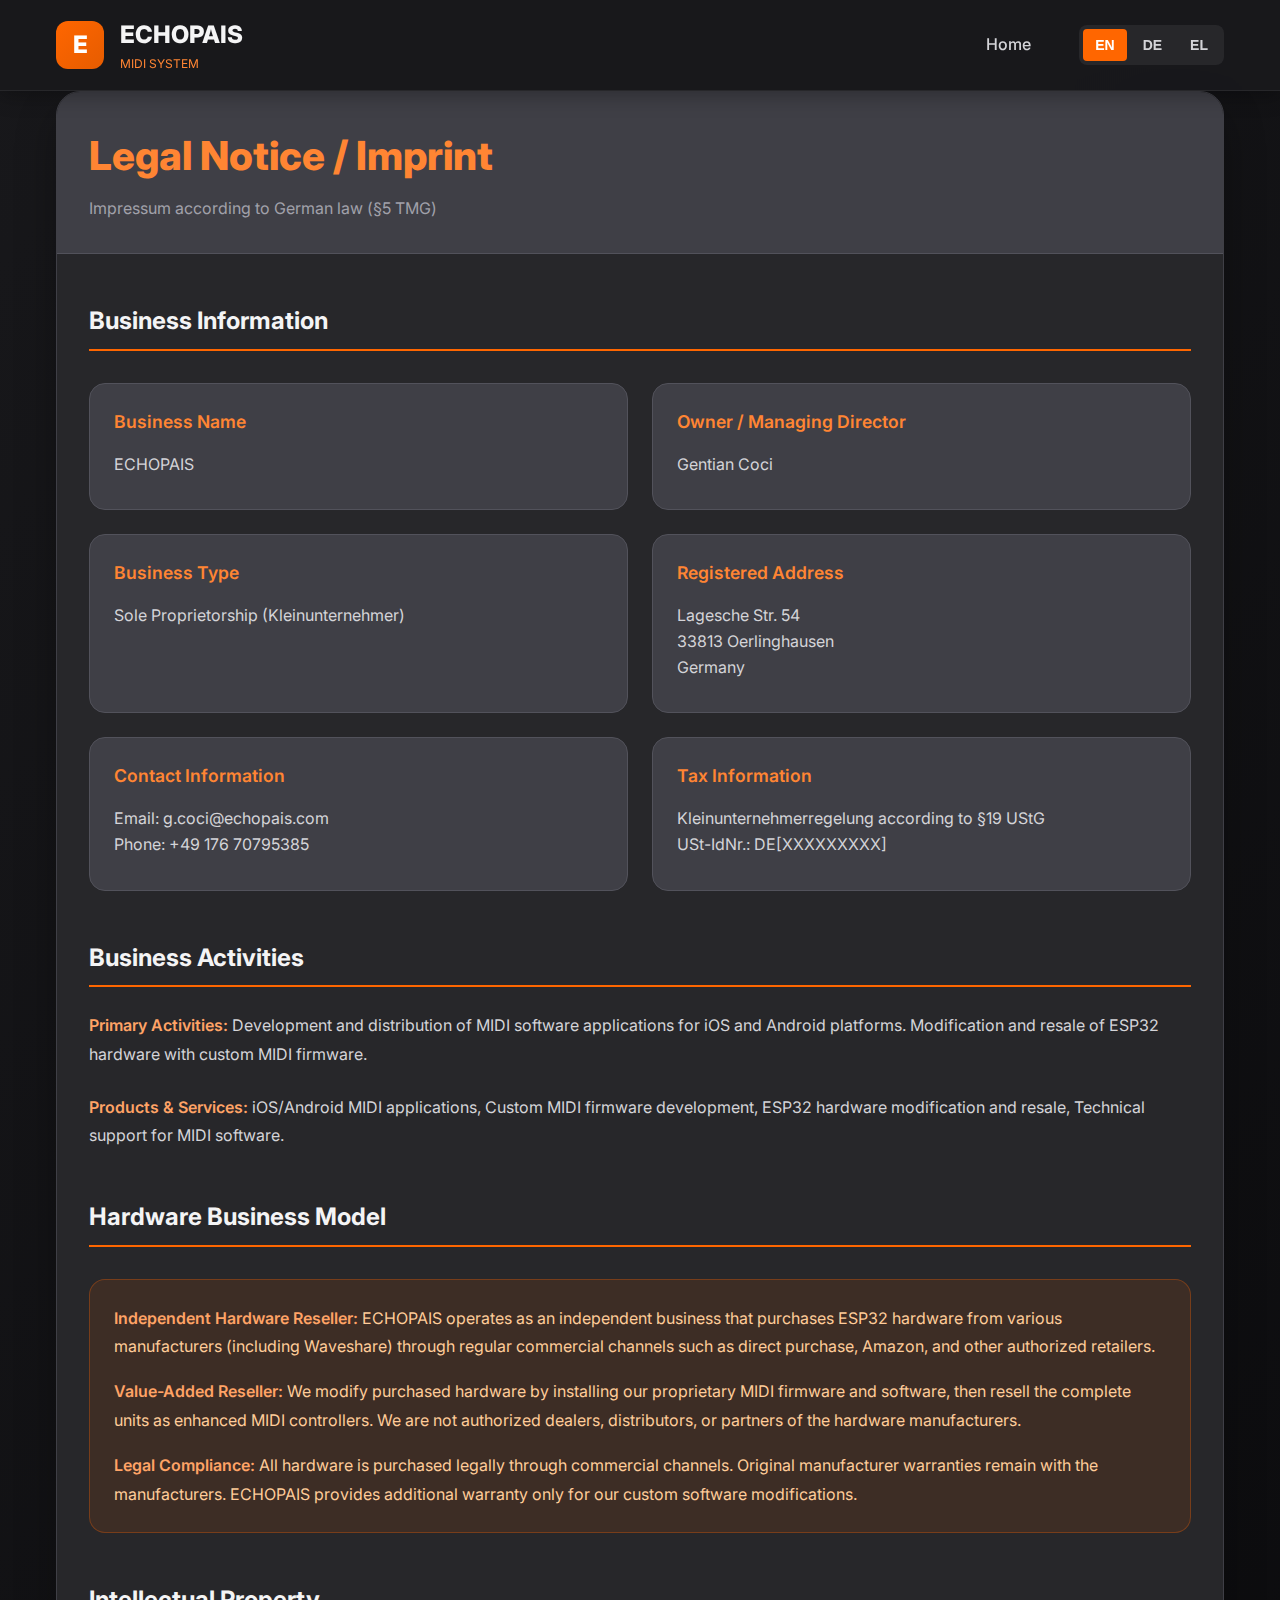
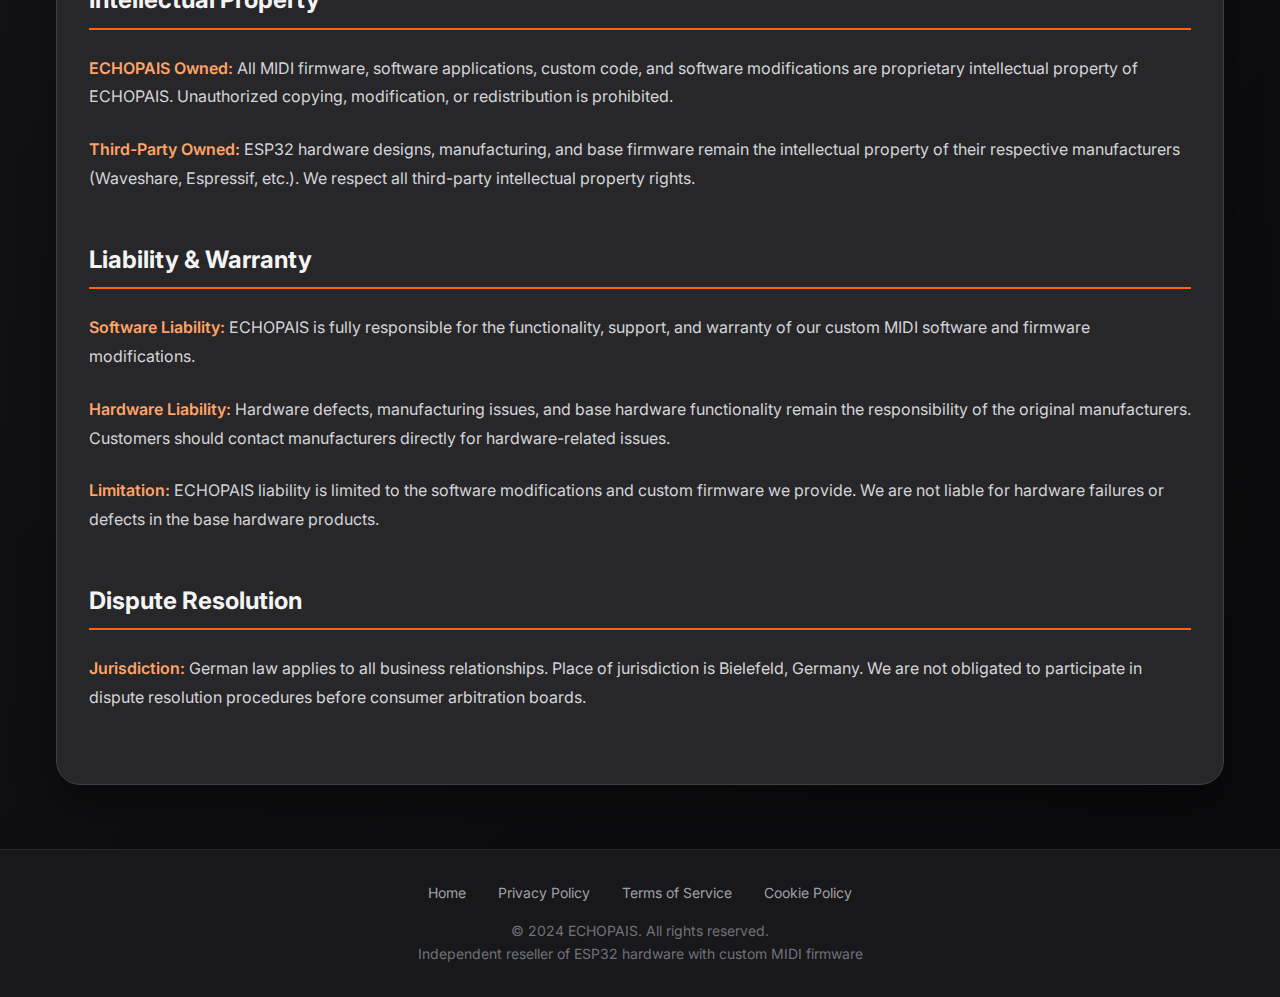
<file: imprint.html>
<!DOCTYPE html>
<html lang="en">
<head>
  <meta charset="UTF-8">
  <meta name="viewport" content="width=device-width, initial-scale=1.0">
  <title>Imprint - ECHOPAIS MIDI SYSTEM</title>
  <meta name="description" content="Legal Notice and Imprint for ECHOPAIS MIDI SYSTEM - Professional MIDI Controllers & Applications">
  <link href="https://fonts.googleapis.com/css2?family=Inter:wght@400;500;600;700;800&display=swap" rel="stylesheet">
  <style>
    /* Same CSS as privacy.html */
    :root {
      --orange-500: #ff6600;
      --orange-600: #e65c00;
      --orange-400: #ff8533;
      --orange-300: #ffa366;
      --orange-200: #ffcc99;
      --zinc-100: #f4f4f5;
      --zinc-200: #e4e4e7;
      --zinc-300: #d4d4d8;
      --zinc-400: #a1a1aa;
      --zinc-500: #71717a;
      --zinc-600: #52525b;
      --zinc-700: #3f3f46;
      --zinc-800: #27272a;
      --zinc-900: #18181b;
      --black: #09090b;
    }
    
    * {
      margin: 0;
      padding: 0;
      box-sizing: border-box;
    }
    
    body {
      font-family: 'Inter', sans-serif;
      background: linear-gradient(135deg, var(--zinc-900) 0%, var(--black) 100%);
      color: var(--zinc-100);
      min-height: 100vh;
      line-height: 1.6;
    }
    
    .container {
      width: 100%;
      max-width: 1200px;
      margin: 0 auto;
      padding: 0 1rem;
    }
    
    /* Header */
    header {
      background: rgba(24, 24, 27, 0.95);
      backdrop-filter: blur(12px);
      border-bottom: 1px solid var(--zinc-800);
      position: sticky;
      top: 0;
      z-index: 100;
      box-shadow: 0 4px 20px rgba(0, 0, 0, 0.3);
    }
    
    .header-content {
      display: flex;
      justify-content: space-between;
      align-items: center;
      padding: 1rem 0;
    }
    
    .logo-container {
      display: flex;
      align-items: center;
      gap: 1rem;
    }
    
    .logo-box {
      width: 48px;
      height: 48px;
      background: linear-gradient(135deg, var(--orange-500), var(--orange-600));
      border-radius: 0.75rem;
      display: flex;
      align-items: center;
      justify-content: center;
      font-size: 1.5rem;
      font-weight: 800;
      color: white;
    }
    
    .logo-text h1 {
      font-size: 1.5rem;
      font-weight: 800;
      color: var(--zinc-100);
      margin: 0;
    }
    
    .logo-text p {
      font-size: 0.75rem;
      color: var(--orange-400);
      margin: 0;
    }
    
    .nav-link {
      color: var(--zinc-300);
      text-decoration: none;
      font-weight: 500;
      padding: 0.5rem 1rem;
      border-radius: 0.5rem;
      transition: all 0.3s ease;
    }
    
    .nav-link:hover {
      color: var(--orange-400);
      background: rgba(255, 102, 0, 0.1);
    }
    
    /* Language Selector */
    .language-selector {
      display: flex;
      background: var(--zinc-800);
      border-radius: 0.5rem;
      padding: 0.25rem;
      gap: 0.25rem;
    }
    
    .lang-btn {
      background: none;
      border: none;
      color: var(--zinc-300);
      font-weight: 600;
      padding: 0.5rem 0.75rem;
      border-radius: 0.25rem;
      cursor: pointer;
      transition: all 0.3s ease;
      font-size: 0.875rem;
    }
    
    .lang-btn.active {
      background: var(--orange-500);
      color: white;
    }
    
    .lang-btn:hover:not(.active) {
      background: var(--zinc-700);
      color: var(--zinc-100);
    }
    
    /* Main Content */
    main {
      padding: 4rem 0;
    }
    
    .legal-card {
      background: var(--zinc-800);
      border: 1px solid var(--zinc-700);
      border-radius: 1.5rem;
      overflow: hidden;
      box-shadow: 0 20px 40px rgba(0, 0, 0, 0.3);
    }
    
    .legal-header {
      background: var(--zinc-700);
      padding: 2rem;
      border-bottom: 1px solid var(--zinc-600);
    }
    
    .legal-title {
      font-size: 2.5rem;
      font-weight: 800;
      color: var(--orange-400);
      margin-bottom: 0.5rem;
    }
    
    .legal-subtitle {
      color: var(--zinc-400);
      font-size: 1rem;
    }
    
    .legal-content {
      padding: 3rem 2rem;
    }
    
    .section {
      margin-bottom: 3rem;
    }
    
    .section:last-child {
      margin-bottom: 0;
    }
    
    .section-title {
      font-size: 1.5rem;
      font-weight: 700;
      color: var(--zinc-100);
      margin-bottom: 1.5rem;
      padding-bottom: 0.5rem;
      border-bottom: 2px solid var(--orange-500);
    }
    
    .section-content {
      color: var(--zinc-300);
      line-height: 1.8;
      font-size: 1rem;
    }
    
    .section-content p {
      margin-bottom: 1.5rem;
    }
    
    .section-content strong {
      color: var(--orange-300);
      font-weight: 600;
    }
    
    .info-grid {
      display: grid;
      grid-template-columns: 1fr;
      gap: 1.5rem;
      margin: 2rem 0;
    }
    
    @media (min-width: 768px) {
      .info-grid {
        grid-template-columns: repeat(2, 1fr);
      }
    }
    
    .info-item {
      background: var(--zinc-700);
      padding: 1.5rem;
      border-radius: 1rem;
      border: 1px solid var(--zinc-600);
    }
    
    .info-item h4 {
      color: var(--orange-400);
      font-size: 1.1rem;
      font-weight: 600;
      margin-bottom: 1rem;
    }
    
    .info-item p {
      color: var(--zinc-300);
      margin-bottom: 0.5rem;
    }
    
    .highlight-box {
      background: rgba(255, 102, 0, 0.1);
      border: 1px solid rgba(255, 102, 0, 0.3);
      border-radius: 1rem;
      padding: 1.5rem;
      margin: 2rem 0;
    }
    
    .highlight-box p {
      color: var(--orange-200);
      margin-bottom: 1rem;
    }
    
    .highlight-box p:last-child {
      margin-bottom: 0;
    }
    
    /* Footer */
    .footer {
      background: var(--zinc-900);
      border-top: 1px solid var(--zinc-800);
      padding: 2rem 0;
      margin-top: 4rem;
    }
    
    .footer-content {
      text-align: center;
      color: var(--zinc-500);
      font-size: 0.875rem;
    }
    
    .footer-links {
      display: flex;
      justify-content: center;
      gap: 2rem;
      margin-bottom: 1rem;
      flex-wrap: wrap;
    }
    
    .footer-links a {
      color: var(--zinc-400);
      text-decoration: none;
      transition: color 0.3s ease;
    }
    
    .footer-links a:hover {
      color: var(--orange-400);
    }
    
    /* Responsive */
    @media (max-width: 768px) {
      .header-content {
        flex-direction: column;
        gap: 1rem;
      }
      
      .legal-title {
        font-size: 2rem;
      }
      
      .legal-content {
        padding: 2rem 1.5rem;
      }
      
      .footer-links {
        flex-direction: column;
        gap: 1rem;
      }
    }
  </style>
</head>
<body>
  <!-- Header -->
  <header>
    <div class="container">
      <div class="header-content">
        <div class="logo-container">
          <div class="logo-box">E</div>
          <div class="logo-text">
            <h1>ECHOPAIS</h1>
            <p data-translate="subtitle">MIDI SYSTEM</p>
          </div>
        </div>
        
        <div style="display: flex; align-items: center; gap: 2rem;">
          <a href="index.html" class="nav-link" data-translate="nav-home">Home</a>
          
          <div class="language-selector">
            <button class="lang-btn active" onclick="changeLanguage('en')">EN</button>
            <button class="lang-btn" onclick="changeLanguage('de')">DE</button>
            <button class="lang-btn" onclick="changeLanguage('el')">EL</button>
          </div>
        </div>
      </div>
    </div>
  </header>

  <!-- Main Content -->
  <main class="container">
    <div class="legal-card">
      <div class="legal-header">
        <h1 class="legal-title" data-translate="title">Legal Notice / Imprint</h1>
        <p class="legal-subtitle" data-translate="subtitle-text">Impressum according to German law (§5 TMG)</p>
      </div>
      
      <div class="legal-content">
        <div class="section">
          <h2 class="section-title" data-translate="section1-title">Business Information</h2>
          <div class="info-grid">
            <div class="info-item">
              <h4 data-translate="business-name">Business Name</h4>
              <p>ECHOPAIS</p>
            </div>
            <div class="info-item">
              <h4 data-translate="owner">Owner / Managing Director</h4>
              <p>Gentian Coci</p>
            </div>
            <div class="info-item">
              <h4 data-translate="business-type">Business Type</h4>
              <p data-translate="business-type-value">Sole Proprietorship (Kleinunternehmer)</p>
            </div>
            <div class="info-item">
              <h4 data-translate="address">Registered Address</h4>
              <p>Lagesche Str. 54<br>33813 Oerlinghausen<br>Germany</p>
            </div>
            <div class="info-item">
              <h4 data-translate="contact">Contact Information</h4>
              <p>Email: g.coci@echopais.com<br>Phone: +49 176 70795385</p>
            </div>
            <div class="info-item">
              <h4 data-translate="tax">Tax Information</h4>
              <p data-translate="tax-info">Kleinunternehmerregelung according to §19 UStG<br>USt-IdNr.: DE[XXXXXXXXX]</p>
            </div>
          </div>
        </div>

        <div class="section">
          <h2 class="section-title" data-translate="section2-title">Business Activities</h2>
          <div class="section-content">
            <p data-translate="section2-content">
              <strong>Primary Activities:</strong> Development and distribution of MIDI software applications for iOS and Android platforms. Modification and resale of ESP32 hardware with custom MIDI firmware.
            </p>
            <p data-translate="section2-content2">
              <strong>Products & Services:</strong> iOS/Android MIDI applications, Custom MIDI firmware development, ESP32 hardware modification and resale, Technical support for MIDI software.
            </p>
          </div>
        </div>

        <div class="section">
          <h2 class="section-title" data-translate="section3-title">Hardware Business Model</h2>
          <div class="section-content">
            <div class="highlight-box">
              <p data-translate="hardware-model1">
                <strong>Independent Hardware Reseller:</strong> ECHOPAIS operates as an independent business that purchases ESP32 hardware from various manufacturers (including Waveshare) through regular commercial channels such as direct purchase, Amazon, and other authorized retailers.
              </p>
              <p data-translate="hardware-model2">
                <strong>Value-Added Reseller:</strong> We modify purchased hardware by installing our proprietary MIDI firmware and software, then resell the complete units as enhanced MIDI controllers. We are not authorized dealers, distributors, or partners of the hardware manufacturers.
              </p>
              <p data-translate="hardware-model3">
                <strong>Legal Compliance:</strong> All hardware is purchased legally through commercial channels. Original manufacturer warranties remain with the manufacturers. ECHOPAIS provides additional warranty only for our custom software modifications.
              </p>
            </div>
          </div>
        </div>

        <div class="section">
          <h2 class="section-title" data-translate="section4-title">Intellectual Property</h2>
          <div class="section-content">
            <p data-translate="section4-content1">
              <strong>ECHOPAIS Owned:</strong> All MIDI firmware, software applications, custom code, and software modifications are proprietary intellectual property of ECHOPAIS. Unauthorized copying, modification, or redistribution is prohibited.
            </p>
            <p data-translate="section4-content2">
              <strong>Third-Party Owned:</strong> ESP32 hardware designs, manufacturing, and base firmware remain the intellectual property of their respective manufacturers (Waveshare, Espressif, etc.). We respect all third-party intellectual property rights.
            </p>
          </div>
        </div>

        <div class="section">
          <h2 class="section-title" data-translate="section5-title">Liability & Warranty</h2>
          <div class="section-content">
            <p data-translate="section5-content1">
              <strong>Software Liability:</strong> ECHOPAIS is fully responsible for the functionality, support, and warranty of our custom MIDI software and firmware modifications.
            </p>
            <p data-translate="section5-content2">
              <strong>Hardware Liability:</strong> Hardware defects, manufacturing issues, and base hardware functionality remain the responsibility of the original manufacturers. Customers should contact manufacturers directly for hardware-related issues.
            </p>
            <p data-translate="section5-content3">
              <strong>Limitation:</strong> ECHOPAIS liability is limited to the software modifications and custom firmware we provide. We are not liable for hardware failures or defects in the base hardware products.
            </p>
          </div>
        </div>

        <div class="section">
          <h2 class="section-title" data-translate="section6-title">Dispute Resolution</h2>
          <div class="section-content">
            <p data-translate="section6-content">
              <strong>Jurisdiction:</strong> German law applies to all business relationships. Place of jurisdiction is Bielefeld, Germany. We are not obligated to participate in dispute resolution procedures before consumer arbitration boards.
            </p>
          </div>
        </div>
      </div>
    </div>
  </main>

  <!-- Footer -->
  <footer class="footer">
    <div class="container">
      <div class="footer-content">
        <div class="footer-links">
          <a href="index.html" data-translate="nav-home">Home</a>
          <a href="privacy.html" data-translate="nav-privacy">Privacy Policy</a>
          <a href="terms.html" data-translate="nav-terms">Terms of Service</a>
          <a href="cookies.html" data-translate="nav-cookies">Cookie Policy</a>
        </div>
        <p>© 2024 ECHOPAIS. <span data-translate="footer-rights">All rights reserved</span>.</p>
        <p data-translate="footer-note">Independent reseller of ESP32 hardware with custom MIDI firmware</p>
      </div>
    </div>
  </footer>

  <script>
    const translations = {
      en: {
        'subtitle': 'MIDI SYSTEM',
        'nav-home': 'Home',
        'title': 'Legal Notice / Imprint',
        'subtitle-text': 'Impressum according to German law (§5 TMG)',
        'section1-title': 'Business Information',
        'business-name': 'Business Name',
        'owner': 'Owner / Managing Director',
        'business-type': 'Business Type',
        'business-type-value': 'Sole Proprietorship (Kleinunternehmer)',
        'address': 'Registered Address',
        'contact': 'Contact Information',
        'tax': 'Tax Information',
        'tax-info': 'Kleinunternehmerregelung according to §19 UStG\nUSt-IdNr.: DE[XXXXXXXXX]',
        'section2-title': 'Business Activities',
        'section2-content': 'Primary Activities: Development and distribution of MIDI software applications for iOS and Android platforms. Modification and resale of ESP32 hardware with custom MIDI firmware.',
        'section2-content2': 'Products & Services: iOS/Android MIDI applications, Custom MIDI firmware development, ESP32 hardware modification and resale, Technical support for MIDI software.',
        'section3-title': 'Hardware Business Model',
        'hardware-model1': 'Independent Hardware Reseller: ECHOPAIS operates as an independent business that purchases ESP32 hardware from various manufacturers (including Waveshare) through regular commercial channels such as direct purchase, Amazon, and other authorized retailers.',
        'hardware-model2': 'Value-Added Reseller: We modify purchased hardware by installing our proprietary MIDI firmware and software, then resell the complete units as enhanced MIDI controllers. We are not authorized dealers, distributors, or partners of the hardware manufacturers.',
        'hardware-model3': 'Legal Compliance: All hardware is purchased legally through commercial channels. Original manufacturer warranties remain with the manufacturers. ECHOPAIS provides additional warranty only for our custom software modifications.',
        'section4-title': 'Intellectual Property',
        'section4-content1': 'ECHOPAIS Owned: All MIDI firmware, software applications, custom code, and software modifications are proprietary intellectual property of ECHOPAIS. Unauthorized copying, modification, or redistribution is prohibited.',
        'section4-content2': 'Third-Party Owned: ESP32 hardware designs, manufacturing, and base firmware remain the intellectual property of their respective manufacturers (Waveshare, Espressif, etc.). We respect all third-party intellectual property rights.',
        'section5-title': 'Liability & Warranty',
        'section5-content1': 'Software Liability: ECHOPAIS is fully responsible for the functionality, support, and warranty of our custom MIDI software and firmware modifications.',
        'section5-content2': 'Hardware Liability: Hardware defects, manufacturing issues, and base hardware functionality remain the responsibility of the original manufacturers. Customers should contact manufacturers directly for hardware-related issues.',
        'section5-content3': 'Limitation: ECHOPAIS liability is limited to the software modifications and custom firmware we provide. We are not liable for hardware failures or defects in the base hardware products.',
        'section6-title': 'Dispute Resolution',
        'section6-content': 'Jurisdiction: German law applies to all business relationships. Place of jurisdiction is Bielefeld, Germany. We are not obligated to participate in dispute resolution procedures before consumer arbitration boards.',
        'nav-privacy': 'Privacy Policy',
        'nav-terms': 'Terms of Service',
        'nav-cookies': 'Cookie Policy',
        'footer-rights': 'All rights reserved',
        'footer-note': 'Independent reseller of ESP32 hardware with custom MIDI firmware'
      },
      de: {
        'subtitle': 'MIDI SYSTEM',
        'nav-home': 'Startseite',
        'title': 'Impressum',
        'subtitle-text': 'Impressum nach deutschem Recht (§5 TMG)',
        'section1-title': 'Unternehmensinformationen',
        'business-name': 'Unternehmensname',
        'owner': 'Inhaber / Geschäftsführer',
        'business-type': 'Unternehmensform',
        'business-type-value': 'Einzelunternehmen (Kleinunternehmer)',
        'address': 'Registrierte Adresse',
        'contact': 'Kontaktinformationen',
        'tax': 'Steuerliche Informationen',
        'tax-info': 'Kleinunternehmerregelung nach §19 UStG\nUSt-IdNr.: DE[XXXXXXXXX]',
        'section2-title': 'Geschäftstätigkeiten',
        'section2-content': 'Haupttätigkeiten: Entwicklung und Vertrieb von MIDI-Software-Anwendungen für iOS- und Android-Plattformen. Modifikation und Weiterverkauf von ESP32-Hardware mit benutzerdefinierter MIDI-Firmware.',
        'section2-content2': 'Produkte & Dienstleistungen: iOS/Android MIDI-Anwendungen, Benutzerdefinierte MIDI-Firmware-Entwicklung, ESP32-Hardware-Modifikation und Weiterverkauf, Technischer Support für MIDI-Software.',
        'section3-title': 'Hardware-Geschäftsmodell',
        'hardware-model1': 'Unabhängiger Hardware-Wiederverkäufer: ECHOPAIS operiert als unabhängiges Unternehmen, das ESP32-Hardware von verschiedenen Herstellern (einschließlich Waveshare) über reguläre Handelskanäle wie Direktkauf, Amazon und andere autorisierte Händler erwirbt.',
        'hardware-model2': 'Value-Added Reseller: Wir modifizieren gekaufte Hardware durch Installation unserer proprietären MIDI-Firmware und -Software und verkaufen dann die kompletten Einheiten als erweiterte MIDI-Controller weiter. Wir sind keine autorisierten Händler, Distributoren oder Partner der Hardware-Hersteller.',
        'hardware-model3': 'Rechtliche Compliance: Alle Hardware wird legal über Handelskanäle erworben. Ursprüngliche Herstellergarantien verbleiben bei den Herstellern. ECHOPAIS bietet zusätzliche Garantie nur für unsere benutzerdefinierten Software-Modifikationen.',
        'section4-title': 'Geistiges Eigentum',
        'section4-content1': 'ECHOPAIS-Eigentum: Alle MIDI-Firmware, Software-Anwendungen, benutzerdefinierter Code und Software-Modifikationen sind proprietäres geistiges Eigentum von ECHOPAIS. Unbefugtes Kopieren, Modifizieren oder Weitervertreiben ist verboten.',
        'section4-content2': 'Drittanbieter-Eigentum: ESP32-Hardware-Designs, Herstellung und Basis-Firmware bleiben geistiges Eigentum ihrer jeweiligen Hersteller (Waveshare, Espressif, etc.). Wir respektieren alle Rechte an geistigem Eigentum Dritter.',
        'section5-title': 'Haftung & Garantie',
        'section5-content1': 'Software-Haftung: ECHOPAIS ist vollständig verantwortlich für die Funktionalität, den Support und die Garantie unserer benutzerdefinierten MIDI-Software und Firmware-Modifikationen.',
        'section5-content2': 'Hardware-Haftung: Hardware-Defekte, Herstellungsprobleme und Basis-Hardware-Funktionalität bleiben in der Verantwortung der ursprünglichen Hersteller. Kunden sollten Hersteller direkt für hardware-bezogene Probleme kontaktieren.',
        'section5-content3': 'Beschränkung: Die Haftung von ECHOPAIS ist auf die Software-Modifikationen und benutzerdefinierte Firmware beschränkt, die wir bereitstellen. Wir haften nicht für Hardware-Ausfälle oder Defekte in den Basis-Hardware-Produkten.',
        'section6-title': 'Streitbeilegung',
        'section6-content': 'Gerichtsstand: Deutsches Recht gilt für alle Geschäftsbeziehungen. Gerichtsstand ist Bielefeld, Deutschland. Wir sind nicht verpflichtet, an Streitbeilegungsverfahren vor Verbraucherschlichtungsstellen teilzunehmen.',
        'nav-privacy': 'Datenschutzerklärung',
        'nav-terms': 'Nutzungsbedingungen',
        'nav-cookies': 'Cookie-Richtlinie',
        'footer-rights': 'Alle Rechte vorbehalten',
        'footer-note': 'Unabhängiger Wiederverkäufer von ESP32-Hardware mit benutzerdefinierter MIDI-Firmware'
      },
      el: {
        'subtitle': 'MIDI SYSTEM',
        'nav-home': 'Αρχική',
        'title': 'Νομικές Πληροφορίες / Στοιχεία Επιχείρησης',
        'subtitle-text': 'Impressum σύμφωνα με το γερμανικό δίκαιο (§5 TMG)',
        'section1-title': 'Στοιχεία Επιχείρησης',
        'business-name': 'Όνομα Επιχείρησης',
        'owner': 'Ιδιοκτήτης / Διευθύνων Σύμβουλος',
        'business-type': 'Τύπος Επιχείρησης',
        'business-type-value': 'Ατομική Επιχείρηση (Kleinunternehmer)',
        'address': 'Εγγεγραμμένη Διεύθυνση',
        'contact': 'Στοιχεία Επικοινωνίας',
        'tax': 'Φορολογικές Πληροφορίες',
        'tax-info': 'Kleinunternehmerregelung σύμφωνα με §19 UStG\nUSt-IdNr.: DE[XXXXXXXXX]',
        'section2-title': 'Επιχειρηματικές Δραστηριότητες',
        'section2-content': 'Κύριες Δραστηριότητες: Ανάπτυξη και διανομή MIDI εφαρμογών λογισμικού για iOS και Android πλατφόρμες. Τροποποίηση και μεταπώληση ESP32 hardware με προσαρμοσμένο MIDI firmware.',
        'section2-content2': 'Προϊόντα & Υπηρεσίες: iOS/Android MIDI εφαρμογές, Ανάπτυξη προσαρμοσμένου MIDI firmware, Τροποποίηση και μεταπώληση ESP32 hardware, Τεχνική υποστήριξη για MIDI λογισμικό.',
        'section3-title': 'Μοντέλο Επιχείρησης Hardware',
        'hardware-model1': 'Ανεξάρτητος Μεταπωλητής Hardware: Η ECHOPAIS λειτουργεί ως ανεξάρτητη επιχείρηση που αγοράζει ESP32 hardware από διάφορους κατασκευαστές (συμπεριλαμβανομένης της Waveshare) μέσω κανονικών εμπορικών καναλιών όπως άμεση αγορά, Amazon και άλλους εξουσιοδοτημένους λιανοπωλητές.',
        'hardware-model2': 'Value-Added Reseller: Τροποποιούμε το αγορασμένο hardware εγκαθιστώντας το ιδιόκτητο MIDI firmware και λογισμικό μας, στη συνέχεια μεταπωλούμε τις πλήρεις μονάδες ως βελτιωμένους MIDI controllers. Δεν είμαστε εξουσιοδοτημένοι έμποροι, διανομείς ή συνεργάτες των κατασκευαστών hardware.',
        'hardware-model3': 'Νομική Συμμόρφωση: Ό  Δεν είμαστε εξουσιοδοτημένοι έμποροι, διανομείς ή συνεργάτες των κατασκευαστών hardware.',
        'hardware-model3': 'Νομική Συμμόρφωση: Όλο το hardware αγοράζεται νόμιμα μέσω εμπορικών καναλιών. Οι αρχικές εγγυήσεις κατασκευαστών παραμένουν στους κατασκευαστές. Η ECHOPAIS παρέχει πρόσθετη εγγύηση μόνο για τις προσαρμοσμένες τροποποιήσεις λογισμικού μας.',
        'section4-title': 'Πνευματική Ιδιοκτησία',
        'section4-content1': 'Ιδιοκτησία ECHOPAIS: Όλο το MIDI firmware, οι εφαρμογές λογισμικού, ο προσαρμοσμένος κώδικας και οι τροποποιήσεις λογισμικού είναι ιδιόκτητη πνευματική ιδιοκτησία της ECHOPAIS. Η μη εξουσιοδοτημένη αντιγραφή, τροποποίηση ή αναδιανομή απαγορεύεται.',
        'section4-content2': 'Ιδιοκτησία Τρίτων: Οι σχεδιασμοί ESP32 hardware, η κατασκευή και το βασικό firmware παραμένουν πνευματική ιδιοκτησία των αντίστοιχων κατασκευαστών τους (Waveshare, Espressif, κλπ.). Σεβόμαστε όλα τα δικαιώματα πνευματικής ιδιοκτησίας τρίτων.',
        'section5-title': 'Ευθύνη & Εγγύηση',
        'section5-content1': 'Ευθύνη Λογισμικού: Η ECHOPAIS είναι πλήρως υπεύθυνη για τη λειτουργικότητα, την υποστήριξη και την εγγύηση του προσαρμοσμένου MIDI λογισμικού και των τροποποιήσεων firmware μας.',
        'section5-content2': 'Ευθύνη Hardware: Τα ελαττώματα hardware, τα προβλήματα κατασκευής και η βασική λειτουργικότητα hardware παραμένουν ευθύνη των αρχικών κατασκευαστών. Οι πελάτες πρέπει να επικοινωνούν απευθείας με τους κατασκευαστές για θέματα που σχετίζονται με hardware.',
        'section5-content3': 'Περιορισμός: Η ευθύνη της ECHOPAIS περιορίζεται στις τροποποιήσεις λογισμικού και το προσαρμοσμένο firmware που παρέχουμε. Δεν φέρουμε ευθύνη για αποτυχίες hardware ή ελαττώματα στα βασικά προϊόντα hardware.',
        'section6-title': 'Επίλυση Διαφορών',
        'section6-content': 'Δικαιοδοσία: Το γερμανικό δίκαιο ισχύει για όλες τις επιχειρηματικές σχέσεις. Τόπος δικαιοδοσίας είναι το Bielefeld, Γερμανία. Δεν είμαστε υποχρεωμένοι να συμμετέχουμε σε διαδικασίες επίλυσης διαφορών ενώπιον συμβουλίων διαιτησίας καταναλωτών.',
        'nav-privacy': 'Πολιτική Απορρήτου',
        'nav-terms': 'Όροι Χρήσης',
        'nav-cookies': 'Πολιτική Cookies',
        'footer-rights': 'Όλα τα δικαιώματα διατηρούνται',
        'footer-note': 'Ανεξάρτητος μεταπωλητής ESP32 hardware με προσαρμοσμένο MIDI firmware'
      }
    };

    let currentLanguage = 'en';

    function changeLanguage(lang) {
      currentLanguage = lang;
      
      // Update active button
      document.querySelectorAll('.lang-btn').forEach(btn => {
        btn.classList.remove('active');
      });
      event.target.classList.add('active');
      
      // Update all translatable elements
      document.querySelectorAll('[data-translate]').forEach(element => {
        const key = element.getAttribute('data-translate');
        if (translations[lang] && translations[lang][key]) {
          element.textContent = translations[lang][key];
        }
      });
      
      // Update document language
      document.documentElement.lang = lang;
      
      // Store language preference
      localStorage.setItem('echopais-language', lang);
    }

    // Load saved language preference
    document.addEventListener('DOMContentLoaded', function() {
      const savedLang = localStorage.getItem('echopais-language') || 'en';
      if (savedLang !== 'en') {
        const langBtn = document.querySelector(`.lang-btn[onclick="changeLanguage('${savedLang}')"]`);
        if (langBtn) {
          langBtn.click();
        }
      }
    });
  </script>
</body>
</html>
</file>
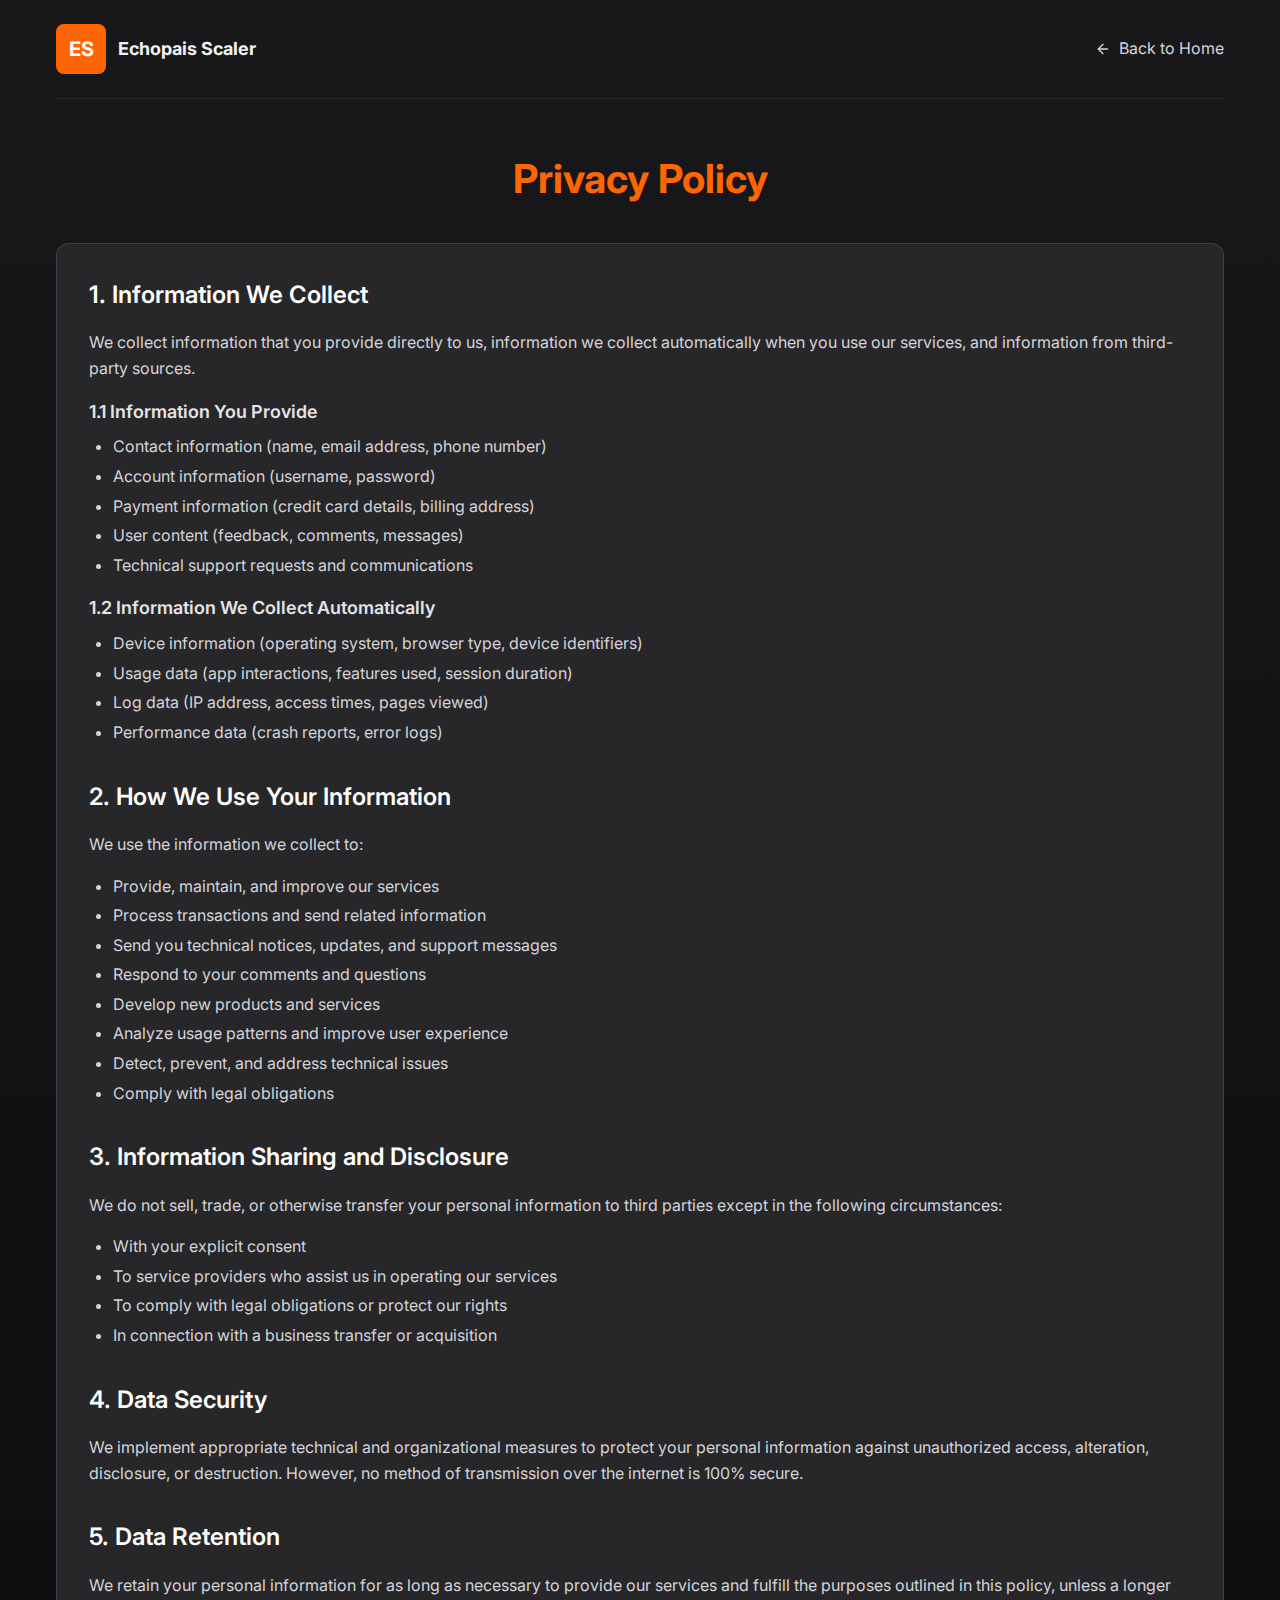
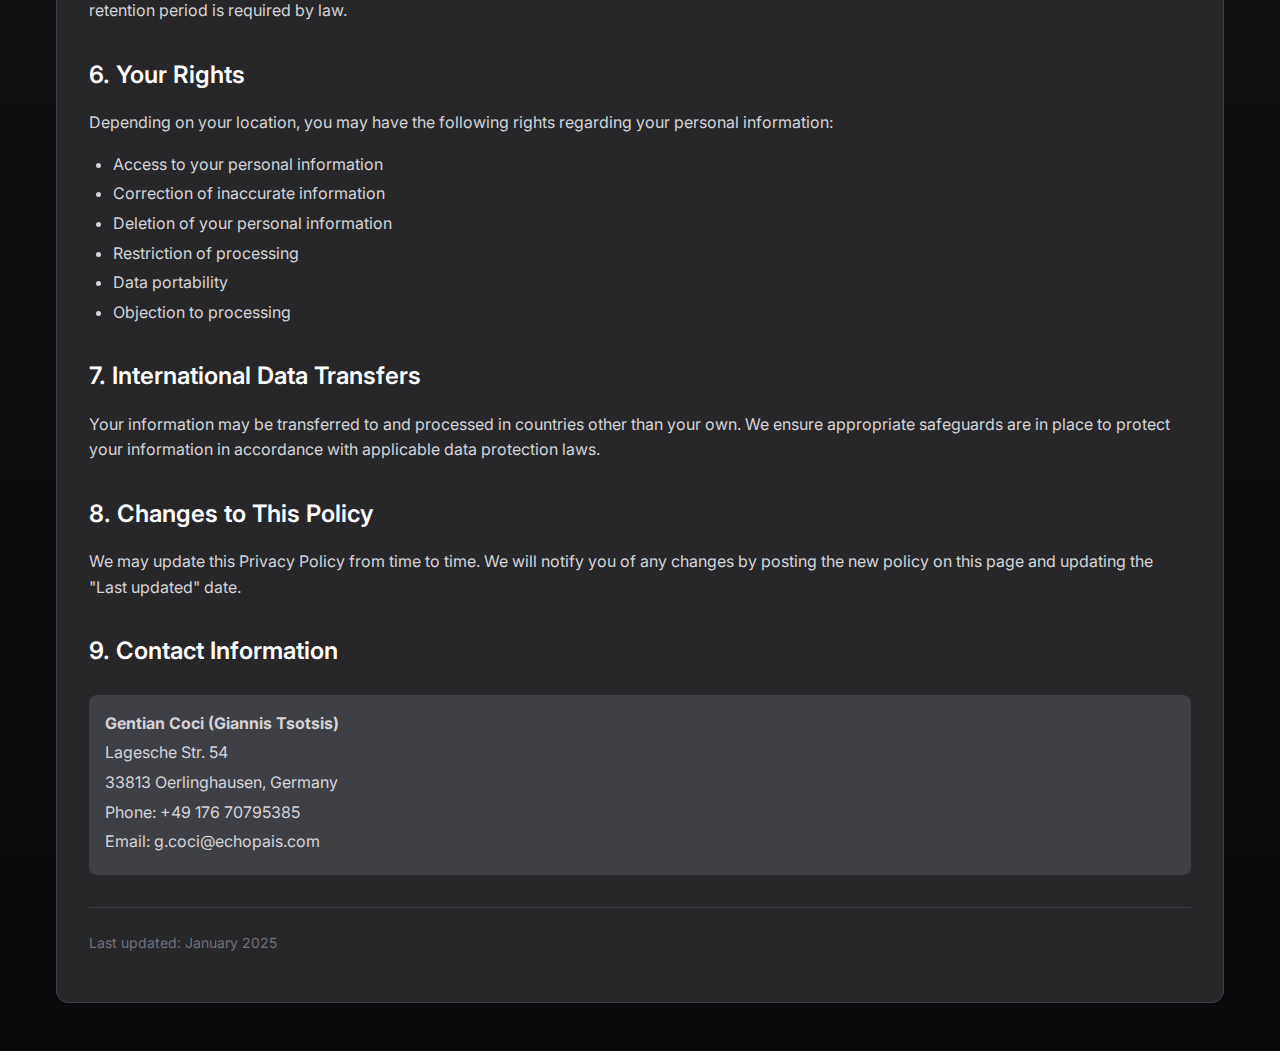
<file: privacy-2.html>
<!DOCTYPE html>
<html lang="en">
<head>
  <meta charset="UTF-8">
  <meta name="viewport" content="width=device-width, initial-scale=1.0">
  <title>Privacy Policy - Echopais Scaler</title>
  <link href="https://fonts.googleapis.com/css2?family=Inter:wght@400;500;600;700&display=swap" rel="stylesheet">
  <style>
    :root {
      --orange-500: #ff6600;
      --orange-600: #e65c00;
      --zinc-100: #f4f4f5;
      --zinc-200: #e4e4e7;
      --zinc-300: #d4d4d8;
      --zinc-400: #a1a1aa;
      --zinc-500: #71717a;
      --zinc-600: #52525b;
      --zinc-700: #3f3f46;
      --zinc-800: #27272a;
      --zinc-900: #18181b;
      --black: #09090b;
    }
    
    * {
      margin: 0;
      padding: 0;
      box-sizing: border-box;
    }
    
    body {
      font-family: 'Inter', sans-serif;
      background: linear-gradient(to bottom, var(--zinc-900), var(--black));
      color: var(--zinc-100);
      min-height: 100vh;
      line-height: 1.6;
    }
    
    .container {
      width: 100%;
      max-width: 1200px;
      margin: 0 auto;
      padding: 0 1rem;
    }
    
    /* Header */
    header {
      display: flex;
      justify-content: space-between;
      align-items: center;
      padding: 1.5rem 0;
      border-bottom: 1px solid var(--zinc-800);
    }
    
    .logo {
      display: flex;
      align-items: center;
      text-decoration: none;
      color: inherit;
    }
    
    .logo-box {
      width: 50px;
      height: 50px;
      background-color: var(--orange-500);
      border-radius: 0.5rem;
      display: flex;
      align-items: center;
      justify-content: center;
      color: white;
      font-weight: bold;
      font-size: 1.25rem;
    }
    
    .logo-text {
      margin-left: 0.75rem;
      font-size: 1.125rem;
      font-weight: bold;
    }
    
    .back-link {
      color: var(--zinc-300);
      text-decoration: none;
      display: flex;
      align-items: center;
      gap: 0.5rem;
      transition: color 0.2s;
    }
    
    .back-link:hover {
      color: var(--orange-500);
    }
    
    /* Main Content */
    .main-content {
      padding: 3rem 0;
    }
    
    .content-wrapper {
      max-width: 4xl;
      margin: 0 auto;
    }
    
    .page-title {
      font-size: 2.5rem;
      font-weight: 700;
      color: var(--orange-500);
      margin-bottom: 2rem;
      text-align: center;
    }
    
    .content-card {
      background-color: var(--zinc-800);
      border: 1px solid var(--zinc-700);
      border-radius: 0.75rem;
      padding: 2rem;
      color: var(--zinc-300);
    }
    
    .content-card h2 {
      font-size: 1.5rem;
      font-weight: 600;
      color: white;
      margin-bottom: 1rem;
      margin-top: 2rem;
    }
    
    .content-card h2:first-child {
      margin-top: 0;
    }
    
    .content-card h3 {
      font-size: 1.125rem;
      font-weight: 600;
      color: var(--zinc-200);
      margin-bottom: 0.5rem;
      margin-top: 1rem;
    }
    
    .content-card p {
      margin-bottom: 1rem;
    }
    
    .content-card ul {
      margin-left: 1.5rem;
      margin-bottom: 1rem;
    }
    
    .content-card li {
      margin-bottom: 0.25rem;
    }
    
    .contact-info {
      background-color: var(--zinc-700);
      padding: 1rem;
      border-radius: 0.5rem;
      margin-top: 1.5rem;
    }
    
    .contact-info p {
      margin-bottom: 0.25rem;
    }
    
    .last-updated {
      border-top: 1px solid var(--zinc-700);
      padding-top: 1.5rem;
      margin-top: 2rem;
      font-size: 0.875rem;
      color: var(--zinc-500);
    }
    
    @media (max-width: 768px) {
      .page-title {
        font-size: 2rem;
      }
      
      .content-card {
        padding: 1.5rem;
      }
    }
  </style>
</head>
<body>
  <div class="container">
    <header>
      <a href="index.html" class="logo">
        <div class="logo-box">ES</div>
        <div class="logo-text">Echopais Scaler</div>
      </a>
      
      <a href="index.html" class="back-link">
        <svg width="16" height="16" viewBox="0 0 24 24" fill="none" stroke="currentColor" stroke-width="2" stroke-linecap="round" stroke-linejoin="round">
          <path d="m12 19-7-7 7-7"/>
          <path d="M19 12H5"/>
        </svg>
        Back to Home
      </a>
    </header>
  </div>

  <div class="container">
    <div class="main-content">
      <div class="content-wrapper">
        <h1 class="page-title">Privacy Policy</h1>

        <div class="content-card">
          <h2>1. Information We Collect</h2>
          <p>We collect information that you provide directly to us, information we collect automatically when you use our services, and information from third-party sources.</p>
          
          <h3>1.1 Information You Provide</h3>
          <ul>
            <li>Contact information (name, email address, phone number)</li>
            <li>Account information (username, password)</li>
            <li>Payment information (credit card details, billing address)</li>
            <li>User content (feedback, comments, messages)</li>
            <li>Technical support requests and communications</li>
          </ul>

          <h3>1.2 Information We Collect Automatically</h3>
          <ul>
            <li>Device information (operating system, browser type, device identifiers)</li>
            <li>Usage data (app interactions, features used, session duration)</li>
            <li>Log data (IP address, access times, pages viewed)</li>
            <li>Performance data (crash reports, error logs)</li>
          </ul>

          <h2>2. How We Use Your Information</h2>
          <p>We use the information we collect to:</p>
          <ul>
            <li>Provide, maintain, and improve our services</li>
            <li>Process transactions and send related information</li>
            <li>Send you technical notices, updates, and support messages</li>
            <li>Respond to your comments and questions</li>
            <li>Develop new products and services</li>
            <li>Analyze usage patterns and improve user experience</li>
            <li>Detect, prevent, and address technical issues</li>
            <li>Comply with legal obligations</li>
          </ul>

          <h2>3. Information Sharing and Disclosure</h2>
          <p>We do not sell, trade, or otherwise transfer your personal information to third parties except in the following circumstances:</p>
          <ul>
            <li>With your explicit consent</li>
            <li>To service providers who assist us in operating our services</li>
            <li>To comply with legal obligations or protect our rights</li>
            <li>In connection with a business transfer or acquisition</li>
          </ul>

          <h2>4. Data Security</h2>
          <p>We implement appropriate technical and organizational measures to protect your personal information against unauthorized access, alteration, disclosure, or destruction. However, no method of transmission over the internet is 100% secure.</p>

          <h2>5. Data Retention</h2>
          <p>We retain your personal information for as long as necessary to provide our services and fulfill the purposes outlined in this policy, unless a longer retention period is required by law.</p>

          <h2>6. Your Rights</h2>
          <p>Depending on your location, you may have the following rights regarding your personal information:</p>
          <ul>
            <li>Access to your personal information</li>
            <li>Correction of inaccurate information</li>
            <li>Deletion of your personal information</li>
            <li>Restriction of processing</li>
            <li>Data portability</li>
            <li>Objection to processing</li>
          </ul>

          <h2>7. International Data Transfers</h2>
          <p>Your information may be transferred to and processed in countries other than your own. We ensure appropriate safeguards are in place to protect your information in accordance with applicable data protection laws.</p>

          <h2>8. Changes to This Policy</h2>
          <p>We may update this Privacy Policy from time to time. We will notify you of any changes by posting the new policy on this page and updating the "Last updated" date.</p>

          <h2>9. Contact Information</h2>
          <div class="contact-info">
            <p><strong>Gentian Coci (Giannis Tsotsis)</strong></p>
            <p>Lagesche Str. 54</p>
            <p>33813 Oerlinghausen, Germany</p>
            <p>Phone: +49 176 70795385</p>
            <p>Email: g.coci@echopais.com</p>
          </div>

          <div class="last-updated">
            <p>Last updated: January 2025</p>
          </div>
        </div>
      </div>
    </div>
  </div>
</body>
</html>
</file>
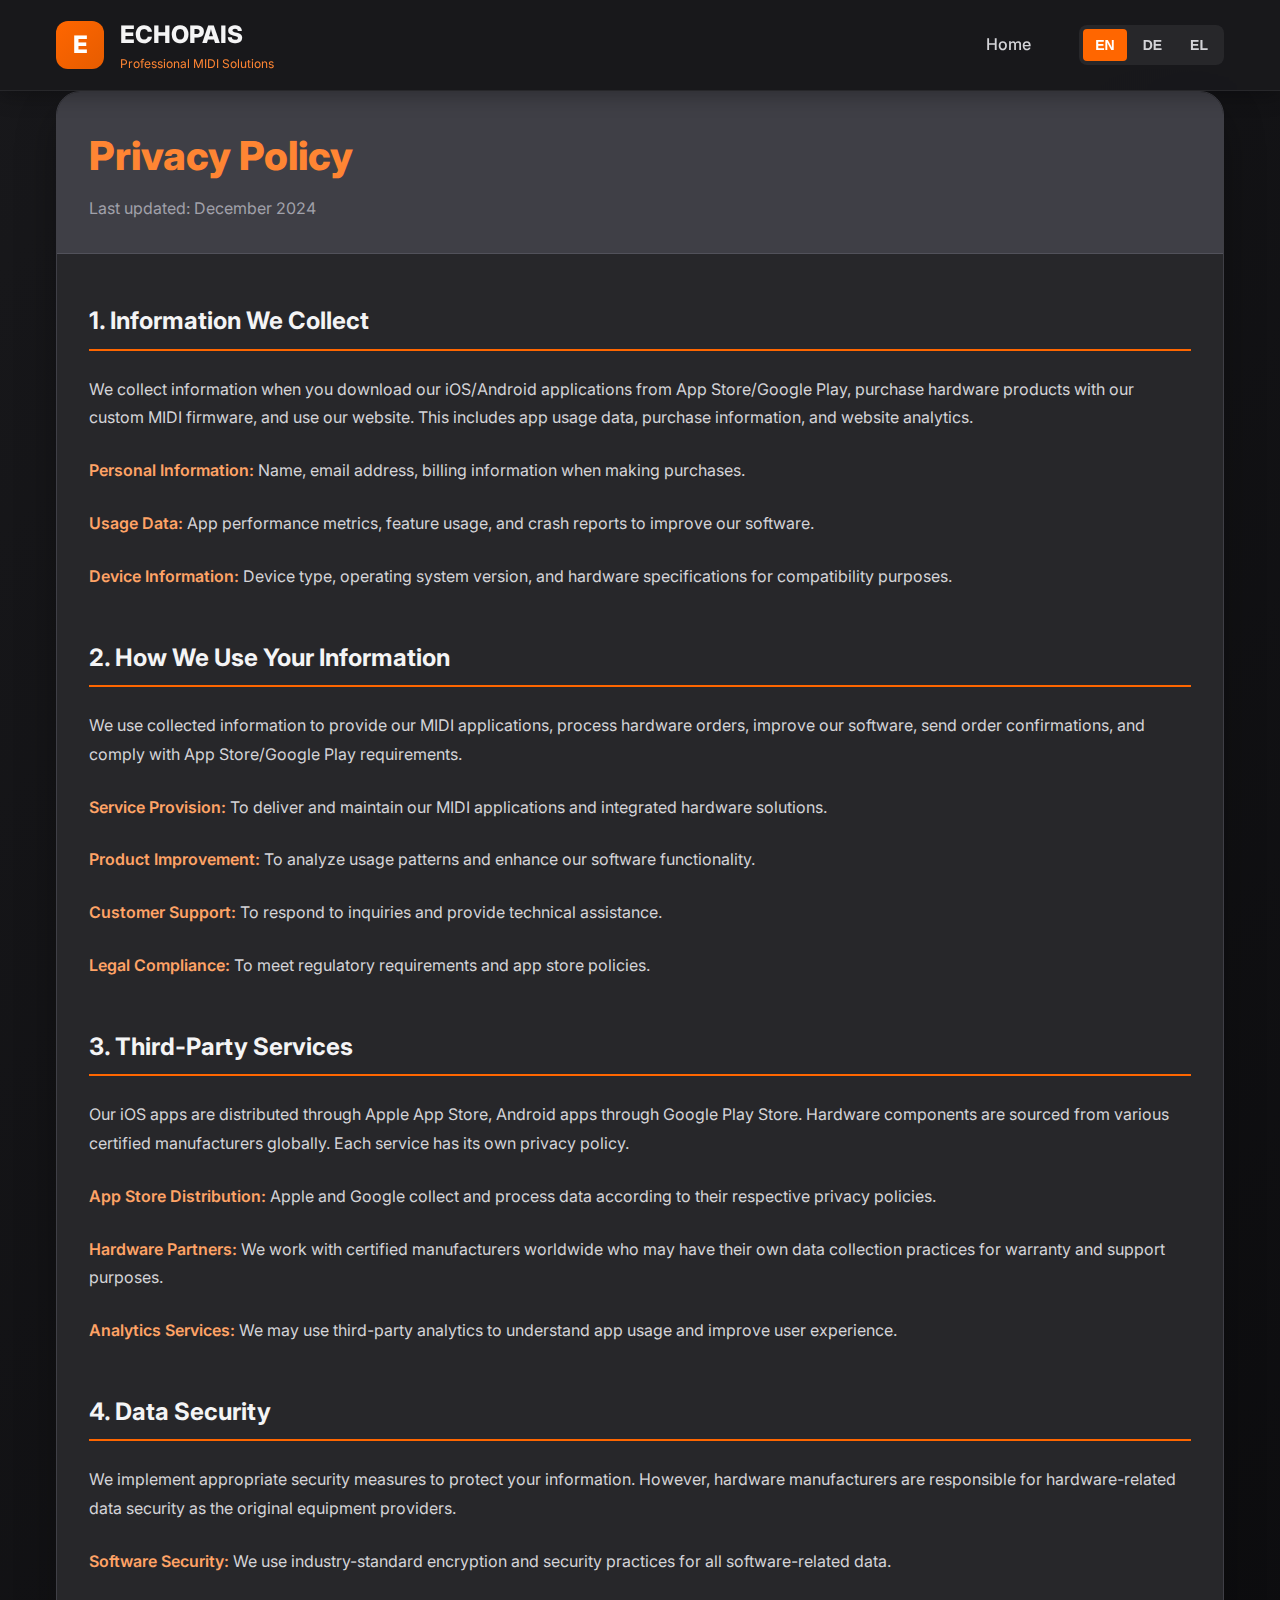
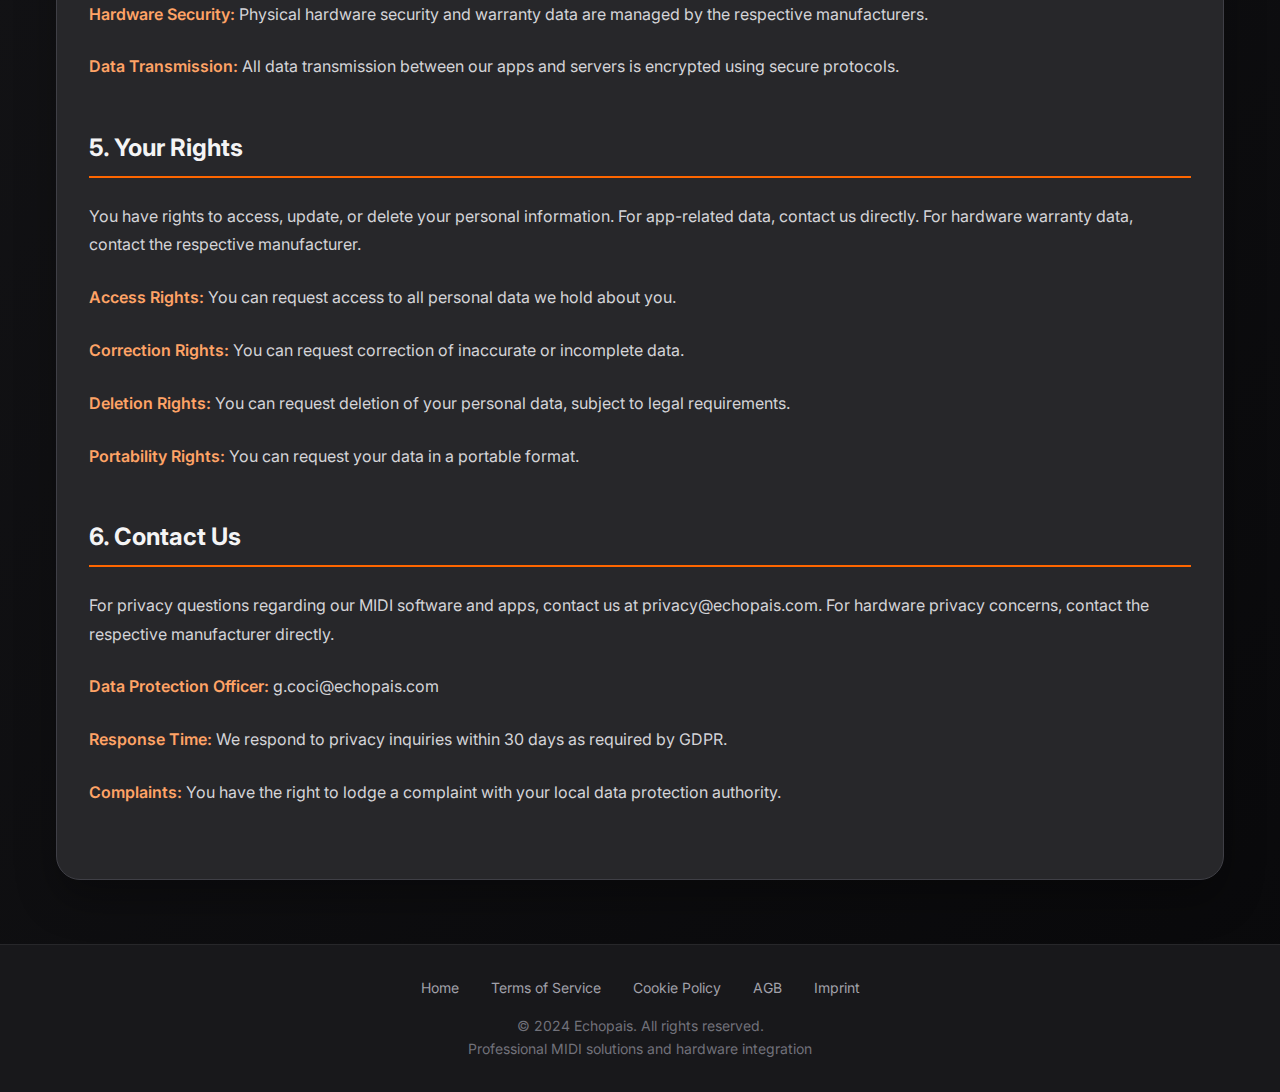
<file: privacy.html>
<!DOCTYPE html>
<html lang="en">
<head>
  <meta charset="UTF-8">
  <meta name="viewport" content="width=device-width, initial-scale=1.0">
  <title>Privacy Policy - ECHOPAIS</title>
  <meta name="description" content="Privacy Policy for ECHOPAIS - Professional MIDI Controllers & Applications">
  <link href="https://fonts.googleapis.com/css2?family=Inter:wght@400;500;600;700;800&display=swap" rel="stylesheet">
  <style>
    :root {
      --orange-500: #ff6600;
      --orange-600: #e65c00;
      --orange-400: #ff8533;
      --orange-300: #ffa366;
      --orange-200: #ffcc99;
      --zinc-100: #f4f4f5;
      --zinc-200: #e4e4e7;
      --zinc-300: #d4d4d8;
      --zinc-400: #a1a1aa;
      --zinc-500: #71717a;
      --zinc-600: #52525b;
      --zinc-700: #3f3f46;
      --zinc-800: #27272a;
      --zinc-900: #18181b;
      --black: #09090b;
    }
    
    * {
      margin: 0;
      padding: 0;
      box-sizing: border-box;
    }
    
    body {
      font-family: 'Inter', sans-serif;
      background: linear-gradient(135deg, var(--zinc-900) 0%, var(--black) 100%);
      color: var(--zinc-100);
      min-height: 100vh;
      line-height: 1.6;
    }
    
    .container {
      width: 100%;
      max-width: 1200px;
      margin: 0 auto;
      padding: 0 1rem;
    }
    
    /* Header */
    header {
      background: rgba(24, 24, 27, 0.95);
      backdrop-filter: blur(12px);
      border-bottom: 1px solid var(--zinc-800);
      position: sticky;
      top: 0;
      z-index: 100;
      box-shadow: 0 4px 20px rgba(0, 0, 0, 0.3);
    }
    
    .header-content {
      display: flex;
      justify-content: space-between;
      align-items: center;
      padding: 1rem 0;
    }
    
    .logo-container {
      display: flex;
      align-items: center;
      gap: 1rem;
    }
    
    .logo-box {
      width: 48px;
      height: 48px;
      background: linear-gradient(135deg, var(--orange-500), var(--orange-600));
      border-radius: 0.75rem;
      display: flex;
      align-items: center;
      justify-content: center;
      font-size: 1.5rem;
      font-weight: 800;
      color: white;
    }
    
    .logo-text h1 {
      font-size: 1.5rem;
      font-weight: 800;
      color: var(--zinc-100);
      margin: 0;
    }
    
    .logo-text p {
      font-size: 0.75rem;
      color: var(--orange-400);
      margin: 0;
    }
    
    .nav-link {
      color: var(--zinc-300);
      text-decoration: none;
      font-weight: 500;
      padding: 0.5rem 1rem;
      border-radius: 0.5rem;
      transition: all 0.3s ease;
    }
    
    .nav-link:hover {
      color: var(--orange-400);
      background: rgba(255, 102, 0, 0.1);
    }
    
    /* Language Selector */
    .language-selector {
      display: flex;
      background: var(--zinc-800);
      border-radius: 0.5rem;
      padding: 0.25rem;
      gap: 0.25rem;
    }
    
    .lang-btn {
      background: none;
      border: none;
      color: var(--zinc-300);
      font-weight: 600;
      padding: 0.5rem 0.75rem;
      border-radius: 0.25rem;
      cursor: pointer;
      transition: all 0.3s ease;
      font-size: 0.875rem;
    }
    
    .lang-btn.active {
      background: var(--orange-500);
      color: white;
    }
    
    .lang-btn:hover:not(.active) {
      background: var(--zinc-700);
      color: var(--zinc-100);
    }
    
    /* Main Content */
    main {
      padding: 4rem 0;
    }
    
    .legal-card {
      background: var(--zinc-800);
      border: 1px solid var(--zinc-700);
      border-radius: 1.5rem;
      overflow: hidden;
      box-shadow: 0 20px 40px rgba(0, 0, 0, 0.3);
    }
    
    .legal-header {
      background: var(--zinc-700);
      padding: 2rem;
      border-bottom: 1px solid var(--zinc-600);
    }
    
    .legal-title {
      font-size: 2.5rem;
      font-weight: 800;
      color: var(--orange-400);
      margin-bottom: 0.5rem;
    }
    
    .legal-subtitle {
      color: var(--zinc-400);
      font-size: 1rem;
    }
    
    .legal-content {
      padding: 3rem 2rem;
    }
    
    .section {
      margin-bottom: 3rem;
    }
    
    .section:last-child {
      margin-bottom: 0;
    }
    
    .section-title {
      font-size: 1.5rem;
      font-weight: 700;
      color: var(--zinc-100);
      margin-bottom: 1.5rem;
      padding-bottom: 0.5rem;
      border-bottom: 2px solid var(--orange-500);
    }
    
    .section-content {
      color: var(--zinc-300);
      line-height: 1.8;
      font-size: 1rem;
    }
    
    .section-content p {
      margin-bottom: 1.5rem;
    }
    
    .section-content strong {
      color: var(--orange-300);
      font-weight: 600;
    }
    
    /* Footer */
    .footer {
      background: var(--zinc-900);
      border-top: 1px solid var(--zinc-800);
      padding: 2rem 0;
      margin-top: 4rem;
    }
    
    .footer-content {
      text-align: center;
      color: var(--zinc-500);
      font-size: 0.875rem;
    }
    
    .footer-links {
      display: flex;
      justify-content: center;
      gap: 2rem;
      margin-bottom: 1rem;
      flex-wrap: wrap;
    }
    
    .footer-links a {
      color: var(--zinc-400);
      text-decoration: none;
      transition: color 0.3s ease;
    }
    
    .footer-links a:hover {
      color: var(--orange-400);
    }
    
    /* Responsive */
    @media (max-width: 768px) {
      .header-content {
        flex-direction: column;
        gap: 1rem;
      }
      
      .legal-title {
        font-size: 2rem;
      }
      
      .legal-content {
        padding: 2rem 1.5rem;
      }
      
      .footer-links {
        flex-direction: column;
        gap: 1rem;
      }
    }
  </style>
</head>
<body>
  <!-- Header -->
  <header>
    <div class="container">
      <div class="header-content">
        <div class="logo-container">
          <div class="logo-box">E</div>
          <div class="logo-text">
            <h1>ECHOPAIS</h1>
            <p data-translate="subtitle">Professional MIDI Solutions</p>
          </div>
        </div>
        
        <div style="display: flex; align-items: center; gap: 2rem;">
          <a href="index.html" class="nav-link" data-translate="nav-home">Home</a>
          
          <div class="language-selector">
            <button class="lang-btn active" onclick="changeLanguage('en')">EN</button>
            <button class="lang-btn" onclick="changeLanguage('de')">DE</button>
            <button class="lang-btn" onclick="changeLanguage('el')">EL</button>
          </div>
        </div>
      </div>
    </div>
  </header>

  <!-- Main Content -->
  <main class="container">
    <div class="legal-card">
      <div class="legal-header">
        <h1 class="legal-title" data-translate="title">Privacy Policy</h1>
        <p class="legal-subtitle" data-translate="last-updated">Last updated: December 2024</p>
      </div>
      
      <div class="legal-content">
        <!-- Information We Collect -->
        <div class="section">
          <h2 class="section-title" data-translate="section1-title">1. Information We Collect</h2>
          <div class="section-content">
            <p data-translate="section1-content1">
              We collect information when you download our iOS/Android applications from App Store/Google Play, purchase hardware products with our custom MIDI firmware, and use our website. This includes app usage data, purchase information, and website analytics.
            </p>
            <p data-translate="section1-content2">
              <strong>Personal Information:</strong> Name, email address, billing information when making purchases.
            </p>
            <p data-translate="section1-content3">
              <strong>Usage Data:</strong> App performance metrics, feature usage, and crash reports to improve our software.
            </p>
            <p data-translate="section1-content4">
              <strong>Device Information:</strong> Device type, operating system version, and hardware specifications for compatibility purposes.
            </p>
          </div>
        </div>

        <!-- How We Use Your Information -->
        <div class="section">
          <h2 class="section-title" data-translate="section2-title">2. How We Use Your Information</h2>
          <div class="section-content">
            <p data-translate="section2-content1">
              We use collected information to provide our MIDI applications, process hardware orders, improve our software, send order confirmations, and comply with App Store/Google Play requirements.
            </p>
            <p data-translate="section2-content2">
              <strong>Service Provision:</strong> To deliver and maintain our MIDI applications and integrated hardware solutions.
            </p>
            <p data-translate="section2-content3">
              <strong>Product Improvement:</strong> To analyze usage patterns and enhance our software functionality.
            </p>
            <p data-translate="section2-content4">
              <strong>Customer Support:</strong> To respond to inquiries and provide technical assistance.
            </p>
            <p data-translate="section2-content5">
              <strong>Legal Compliance:</strong> To meet regulatory requirements and app store policies.
            </p>
          </div>
        </div>

        <!-- Third-Party Services -->
        <div class="section">
          <h2 class="section-title" data-translate="section3-title">3. Third-Party Services</h2>
          <div class="section-content">
            <p data-translate="section3-content1">
              Our iOS apps are distributed through Apple App Store, Android apps through Google Play Store. Hardware components are sourced from various certified manufacturers globally. Each service has its own privacy policy.
            </p>
            <p data-translate="section3-content2">
              <strong>App Store Distribution:</strong> Apple and Google collect and process data according to their respective privacy policies.
            </p>
            <p data-translate="section3-content3">
              <strong>Hardware Partners:</strong> We work with certified manufacturers worldwide who may have their own data collection practices for warranty and support purposes.
            </p>
            <p data-translate="section3-content4">
              <strong>Analytics Services:</strong> We may use third-party analytics to understand app usage and improve user experience.
            </p>
          </div>
        </div>

        <!-- Data Security -->
        <div class="section">
          <h2 class="section-title" data-translate="section4-title">4. Data Security</h2>
          <div class="section-content">
            <p data-translate="section4-content1">
              We implement appropriate security measures to protect your information. However, hardware manufacturers are responsible for hardware-related data security as the original equipment providers.
            </p>
            <p data-translate="section4-content2">
              <strong>Software Security:</strong> We use industry-standard encryption and security practices for all software-related data.
            </p>
            <p data-translate="section4-content3">
              <strong>Hardware Security:</strong> Physical hardware security and warranty data are managed by the respective manufacturers.
            </p>
            <p data-translate="section4-content4">
              <strong>Data Transmission:</strong> All data transmission between our apps and servers is encrypted using secure protocols.
            </p>
          </div>
        </div>

        <!-- Your Rights -->
        <div class="section">
          <h2 class="section-title" data-translate="section5-title">5. Your Rights</h2>
          <div class="section-content">
            <p data-translate="section5-content1">
              You have rights to access, update, or delete your personal information. For app-related data, contact us directly. For hardware warranty data, contact the respective manufacturer.
            </p>
            <p data-translate="section5-content2">
              <strong>Access Rights:</strong> You can request access to all personal data we hold about you.
            </p>
            <p data-translate="section5-content3">
              <strong>Correction Rights:</strong> You can request correction of inaccurate or incomplete data.
            </p>
            <p data-translate="section5-content4">
              <strong>Deletion Rights:</strong> You can request deletion of your personal data, subject to legal requirements.
            </p>
            <p data-translate="section5-content5">
              <strong>Portability Rights:</strong> You can request your data in a portable format.
            </p>
          </div>
        </div>

        <!-- Contact Us -->
        <div class="section">
          <h2 class="section-title" data-translate="section6-title">6. Contact Us</h2>
          <div class="section-content">
            <p data-translate="section6-content1">
              For privacy questions regarding our MIDI software and apps, contact us at privacy@echopais.com. For hardware privacy concerns, contact the respective manufacturer directly.
            </p>
            <p data-translate="section6-content2">
              <strong>Data Protection Officer:</strong> g.coci@echopais.com
            </p>
            <p data-translate="section6-content3">
              <strong>Response Time:</strong> We respond to privacy inquiries within 30 days as required by GDPR.
            </p>
            <p data-translate="section6-content4">
              <strong>Complaints:</strong> You have the right to lodge a complaint with your local data protection authority.
            </p>
          </div>
        </div>
      </div>
    </div>
  </main>

  <!-- Footer -->
  <footer class="footer">
    <div class="container">
      <div class="footer-content">
        <div class="footer-links">
          <a href="index.html" data-translate="nav-home">Home</a>
          <a href="terms.html" data-translate="nav-terms">Terms of Service</a>
          <a href="cookies.html" data-translate="nav-cookies">Cookie Policy</a>
          <a href="agb.html" data-translate="nav-agb">AGB</a>
          <a href="imprint.html" data-translate="nav-imprint">Imprint</a>
        </div>
        <p>© 2024 Echopais. <span data-translate="footer-rights">All rights reserved</span>.</p>
        <p data-translate="footer-note">Professional MIDI solutions and hardware integration</p>
      </div>
    </div>
  </footer>

  <script>
    const translations = {
      en: {
        'subtitle': 'Professional MIDI Solutions',
        'nav-home': 'Home',
        'title': 'Privacy Policy',
        'last-updated': 'Last updated: December 2024',
        'section1-title': '1. Information We Collect',
        'section1-content1': 'We collect information when you download our iOS/Android applications from App Store/Google Play, purchase hardware products with our custom MIDI firmware, and use our website. This includes app usage data, purchase information, and website analytics.',
        'section1-content2': 'Personal Information: Name, email address, billing information when making purchases.',
        'section1-content3': 'Usage Data: App performance metrics, feature usage, and crash reports to improve our software.',
        'section1-content4': 'Device Information: Device type, operating system version, and hardware specifications for compatibility purposes.',
        'section2-title': '2. How We Use Your Information',
        'section2-content1': 'We use collected information to provide our MIDI applications, process hardware orders, improve our software, send order confirmations, and comply with App Store/Google Play requirements.',
        'section2-content2': 'Service Provision: To deliver and maintain our MIDI applications and integrated hardware solutions.',
        'section2-content3': 'Product Improvement: To analyze usage patterns and enhance our software functionality.',
        'section2-content4': 'Customer Support: To respond to inquiries and provide technical assistance.',
        'section2-content5': 'Legal Compliance: To meet regulatory requirements and app store policies.',
        'section3-title': '3. Third-Party Services',
        'section3-content1': 'Our iOS apps are distributed through Apple App Store, Android apps through Google Play Store. Hardware components are sourced from various certified manufacturers globally. Each service has its own privacy policy.',
        'section3-content2': 'App Store Distribution: Apple and Google collect and process data according to their respective privacy policies.',
        'section3-content3': 'Hardware Partners: We work with certified manufacturers worldwide who may have their own data collection practices for warranty and support purposes.',
        'section3-content4': 'Analytics Services: We may use third-party analytics to understand app usage and improve user experience.',
        'section4-title': '4. Data Security',
        'section4-content1': 'We implement appropriate security measures to protect your information. However, hardware manufacturers are responsible for hardware-related data security as the original equipment providers.',
        'section4-content2': 'Software Security: We use industry-standard encryption and security practices for all software-related data.',
        'section4-content3': 'Hardware Security: Physical hardware security and warranty data are managed by the respective manufacturers.',
        'section4-content4': 'Data Transmission: All data transmission between our apps and servers is encrypted using secure protocols.',
        'section5-title': '5. Your Rights',
        'section5-content1': 'You have rights to access, update, or delete your personal information. For app-related data, contact us directly. For hardware warranty data, contact the respective manufacturer.',
        'section5-content2': 'Access Rights: You can request access to all personal data we hold about you.',
        'section5-content3': 'Correction Rights: You can request correction of inaccurate or incomplete data.',
        'section5-content4': 'Deletion Rights: You can request deletion of your personal data, subject to legal requirements.',
        'section5-content5': 'Portability Rights: You can request your data in a portable format.',
        'section6-title': '6. Contact Us',
        'section6-content1': 'For privacy questions regarding our MIDI software and apps, contact us at privacy@echopais.com. For hardware privacy concerns, contact the respective manufacturer directly.',
        'section6-content2': 'Data Protection Officer: g.coci@echopais.com',
        'section6-content3': 'Response Time: We respond to privacy inquiries within 30 days as required by GDPR.',
        'section6-content4': 'Complaints: You have the right to lodge a complaint with your local data protection authority.',
        'nav-terms': 'Terms of Service',
        'nav-cookies': 'Cookie Policy',
        'nav-imprint': 'Imprint',
        'footer-rights': 'All rights reserved',
        'footer-note': 'Professional MIDI solutions and hardware integration'
      },
      de: {
        'subtitle': 'Professionelle MIDI-Lösungen',
        'nav-home': 'Startseite',
        'title': 'Datenschutzerklärung',
        'last-updated': 'Zuletzt aktualisiert: Dezember 2024',
        'section1-title': '1. Informationen, die wir sammeln',
        'section1-content1': 'Wir sammeln Informationen, wenn Sie unsere iOS/Android-Anwendungen aus dem App Store/Google Play herunterladen, Hardware-Produkte mit unserer benutzerdefinierten MIDI-Firmware kaufen und unsere Website nutzen. Dazu gehören App-Nutzungsdaten, Kaufinformationen und Website-Analysen.',
        'section1-content2': 'Persönliche Informationen: Name, E-Mail-Adresse, Rechnungsinformationen beim Kauf.',
        'section1-content3': 'Nutzungsdaten: App-Leistungsmetriken, Feature-Nutzung und Absturzberichte zur Verbesserung unserer Software.',
        'section1-content4': 'Geräteinformationen: Gerätetyp, Betriebssystemversion und Hardware-Spezifikationen für Kompatibilitätszwecke.',
        'section2-title': '2. Wie wir Ihre Informationen verwenden',
        'section2-content1': 'Wir verwenden gesammelte Informationen, um unsere MIDI-Anwendungen bereitzustellen, Hardware-Bestellungen zu bearbeiten, unsere Software zu verbessern, Bestellbestätigungen zu senden und App Store/Google Play-Anforderungen zu erfüllen.',
        'section2-content2': 'Service-Bereitstellung: Zur Bereitstellung und Wartung unserer MIDI-Anwendungen und integrierten Hardware-Lösungen.',
        'section2-content3': 'Produktverbesserung: Zur Analyse von Nutzungsmustern und Verbesserung unserer Software-Funktionalität.',
        'section2-content4': 'Kundensupport: Zur Beantwortung von Anfragen und Bereitstellung technischer Unterstützung.',
        'section2-content5': 'Rechtliche Compliance: Zur Erfüllung regulatorischer Anforderungen und App Store-Richtlinien.',
        'section3-title': '3. Drittanbieter-Dienste',
        'section3-content1': 'Unsere iOS-Apps werden über den Apple App Store vertrieben, Android-Apps über den Google Play Store. Hardware-Komponenten werden von verschiedenen zertifizierten Herstellern weltweit bezogen. Jeder Dienst hat seine eigene Datenschutzrichtlinie.',
        'section3-content2': 'App Store-Vertrieb: Apple und Google sammeln und verarbeiten Daten gemäß ihren jeweiligen Datenschutzrichtlinien.',
        'section3-content3': 'Hardware-Partner: Wir arbeiten mit zertifizierten Herstellern weltweit zusammen, die möglicherweise ihre eigenen Datensammelpraktiken für Garantie- und Support-Zwecke haben.',
        'section3-content4': 'Analytics-Dienste: Wir können Drittanbieter-Analytics verwenden, um die App-Nutzung zu verstehen und die Benutzererfahrung zu verbessern.',
        'section4-title': '4. Datensicherheit',
        'section4-content1': 'Wir implementieren angemessene Sicherheitsmaßnahmen zum Schutz Ihrer Informationen. Hardware-Hersteller sind jedoch für hardware-bezogene Datensicherheit als ursprüngliche Ausrüstungsanbieter verantwortlich.',
        'section4-content2': 'Software-Sicherheit: Wir verwenden branchenübliche Verschlüsselung und Sicherheitspraktiken für alle software-bezogenen Daten.',
        'section4-content3': 'Hardware-Sicherheit: Physische Hardware-Sicherheit und Garantiedaten werden von den jeweiligen Herstellern verwaltet.',
        'section4-content4': 'Datenübertragung: Alle Datenübertragungen zwischen unseren Apps und Servern werden mit sicheren Protokollen verschlüsselt.',
        'section5-title': '5. Ihre Rechte',
        'section5-content1': 'Sie haben Rechte auf Zugang, Aktualisierung oder Löschung Ihrer persönlichen Informationen. Für app-bezogene Daten kontaktieren Sie uns direkt. Für Hardware-Garantiedaten kontaktieren Sie den jeweiligen Hersteller.',
        'section5-content2': 'Zugangsrechte: Sie können Zugang zu allen persönlichen Daten anfordern, die wir über Sie haben.',
        'section5-content3': 'Korrekturrechte: Sie können die Korrektur ungenauer oder unvollständiger Daten anfordern.',
        'section5-content4': 'Löschungsrechte: Sie können die Löschung Ihrer persönlichen Daten anfordern, vorbehaltlich gesetzlicher Anforderungen.',
        'section5-content5': 'Portabilitätsrechte: Sie können Ihre Daten in einem portablen Format anfordern.',
        'section6-title': '6. Kontaktieren Sie uns',
        'section6-content1': 'Bei Datenschutzfragen zu unserer MIDI-Software und Apps kontaktieren Sie uns unter privacy@echopais.com. Bei Hardware-Datenschutzbedenken kontaktieren Sie den jeweiligen Hersteller direkt.',
        'section6-content2': 'Datenschutzbeauftragter: g.coci@echopais.com',
        'section6-content3': 'Antwortzeit: Wir antworten auf Datenschutzanfragen innerhalb von 30 Tagen, wie von der DSGVO gefordert.',
        'section6-content4': 'Beschwerden: Sie haben das Recht, eine Beschwerde bei Ihrer örtlichen Datenschutzbehörde einzureichen.',
        'nav-terms': 'Nutzungsbedingungen',
        'nav-cookies': 'Cookie-Richtlinie',
        'nav-imprint': 'Impressum',
        'footer-rights': 'Alle Rechte vorbehalten',
        'footer-note': 'Professionelle MIDI-Lösungen und Hardware-Integration'
      },
      el: {
        'subtitle': 'Επαγγελματικές MIDI Λύσεις',
        'nav-home': 'Αρχική',
        'title': 'Πολιτική Απορρήτου',
        'last-updated': 'Τελευταία ενημέρωση: Δεκέμβριος 2024',
        'section1-title': '1. Πληροφορίες που Συλλέγουμε',
        'section1-content1': 'Συλλέγουμε πληροφορίες όταν κατεβάζετε τις iOS/Android εφαρμογές μας από το App Store/Google Play, αγοράζετε hardware προϊόντα με το προσαρμοσμένο MIDI firmware μας, και χρησιμοποιείτε την ιστοσελίδα μας. Αυτό περιλαμβάνει δεδομένα χρήσης εφαρμογών, πληροφορίες αγορών και αναλυτικά ιστοσελίδας.',
        'section1-content2': 'Προσωπικές Πληροφορίες: Όνομα, διεύθυνση email, πληροφορίες χρέωσης κατά την αγορά.',
        'section1-content3': 'Δεδομένα Χρήσης: Μετρήσεις απόδοσης εφαρμογών, χρήση χαρακτηριστικών και αναφορές σφαλμάτων για βελτίωση του λογισμικού μας.',
        'section1-content4': 'Πληροφορίες Συσκευής: Τύπος συσκευής, έκδοση λειτουργικού συστήματος και προδιαγραφές hardware για σκοπούς συμβατότητας.',
        'section2-title': '2. Πώς Χρησιμοποιούμε τις Πληροφορίες σας',
        'section2-content1': 'Χρησιμοποιούμε τις συλλεχθείσες πληροφορίες για να παρέχουμε τις MIDI εφαρμογές μας, να επεξεργαζόμαστε παραγγελίες hardware, να βελτιώνουμε το λογισμικό μας, να στέλνουμε επιβεβαιώσεις παραγγελιών και να συμμορφωνόμαστε με τις απαιτήσεις App Store/Google Play.',
        'section2-content2': 'Παροχή Υπηρεσιών: Για την παράδοση και συντήρηση των MIDI εφαρμογών και ενσωματωμένων hardware λύσεων μας.',
        'section2-content3': 'Βελτίωση Προϊόντων: Για την ανάλυση μοτίβων χρήσης και τη βελτίωση της λειτουργικότητας του λογισμικού μας.',
        'section2-content4': 'Υποστήριξη Πελατών: Για την απάντηση σε ερωτήματα και την παροχή τεχνικής βοήθειας.',
        'section2-content5': 'Νομική Συμμόρφωση: Για την τήρηση κανονιστικών απαιτήσεων και πολιτικών app store.',
        'section3-title': '3. Υπηρεσίες Τρίτων',
        'section3-content1': 'Οι iOS εφαρμογές μας διανέμονται μέσω Apple App Store, οι Android εφαρμογές μέσω Google Play Store. Τα hardware components προμηθεύονται από διάφορους πιστοποιημένους κατασκευαστές παγκοσμίως. Κάθε υπηρεσία έχει τη δική της πολιτική απορρήτου.',
        'section3-content2': 'Διανομή App Store: Η Apple και η Google συλλέγουν και επεξεργάζονται δεδομένα σύμφωνα με τις αντίστοιχες πολιτικές απορρήτου τους.',
        'section3-content3': 'Hardware Partners: Συνεργαζόμαστε με πιστοποιημένους κατασκευαστές παγκοσμίως που μπορεί να έχουν τις δικές τους πρακτικές συλλογής δεδομένων για σκοπούς εγγύησης και υποστήριξης.',
        'section3-content4': 'Υπηρεσίες Analytics: Μπορεί να χρησιμοποιούμε analytics τρίτων για να κατανοήσουμε τη χρήση εφαρμογών και να βελτιώσουμε την εμπειρία χρήστη.',
        'section4-title': '4. Ασφάλεια Δεδομένων',
        'section4-content1': 'Εφαρμόζουμε κατάλληλα μέτρα ασφαλείας για την προστασία των πληροφοριών σας. Ωστόσο, οι κατασκευαστές hardware είναι υπεύθυνοι για την ασφάλεια δεδομένων που σχετίζονται με hardware ως οι αρχικοί προμηθευτές εξοπλισμού.',
        'section4-content2': 'Ασφάλεια Λογισμικού: Χρησιμοποιούμε κρυπτογράφηση και πρακτικές ασφαλείας βιομηχανικού επιπέδου για όλα τα δεδομένα που σχετίζονται με λογισμικό.',
        'section4-content3': 'Ασφάλεια Hardware: Η φυσική ασφάλεια hardware και τα δεδομένα εγγύησης διαχειρίζονται από τους αντίστοιχους κατασκευαστές.',
        'section4-content4': 'Μετάδοση Δεδομένων: Όλη η μετάδοση δεδομένων μεταξύ των εφαρμογών και των servers μας κρυπτογραφείται χρησιμοποιώντας ασφαλή πρωτόκολλα.',
        'section5-title': '5. Τα Δικαιώματά σας',
        'section5-content1': 'Έχετε δικαιώματα πρόσβασης, ενημέρωσης ή διαγραφής των προσωπικών σας πληροφοριών. Για δεδομένα εφαρμογών, επικοινωνήστε μαζί μας απευθείας. Για δεδομένα εγγύησης hardware, επικοινωνήστε με τον αντίστοιχο κατασκευαστή.',
        'section5-content2': 'Δικαιώματα Πρόσβασης: Μπορείτε να ζητήσετε πρόσβαση σε όλα τα προσωπικά δεδομένα που έχουμε για εσάς.',
        'section5-content3': 'Δικαιώματα Διόρθωσης: Μπορείτε να ζητήσετε διόρθωση ανακριβών ή ελλιπών δεδομένων.',
        'section5-content4': 'Δικαιώματα Διαγραφής: Μπορείτε να ζητήσετε διαγραφή των προσωπικών σας δεδομένων, υπό την επιφύλαξη νομικών απαιτήσεων.',
        'section5-content5': 'Δικαιώματα Φορητότητας: Μπορείτε να ζητήσετε τα δεδομένα σας σε φορητή μορφή.',
        'section6-title': '6. Επικοινωνήστε μαζί μας',
        'section6-content1': 'Για ερωτήσεις απορρήτου σχετικά με το MIDI λογισμικό και τις εφαρμογές μας, επικοινωνήστε μαζί μας στο privacy@echopais.com. Για ανησυχίες απορρήτου hardware, επικοινωνήστε απευθείας με τον αντίστοιχο κατασκευαστή.',
        'section6-content2': 'Υπεύθυνος Προστασίας Δεδομένων: g.coci@echopais.com',
        'section6-content3': 'Χρόνος Απάντησης: Απαντάμε σε ερωτήματα απορρήτου εντός 30 ημερών όπως απαιτείται από το GDPR.',
        'section6-content4': 'Καταγγελίες: Έχετε το δικαίωμα να υποβάλετε καταγγελία στην τοπική σας αρχή προστασίας δεδομένων.',
        'nav-terms': 'Όροι Χρήσης',
        'nav-cookies': 'Πολιτική Cookies',
        'nav-imprint': 'Στοιχεία Επιχείρησης',
        'footer-rights': 'Όλα τα δικαιώματα διατηρούνται',
        'footer-note': 'Επαγγελματικές MIDI λύσεις και ενσωμάτωση hardware'
      }
    };

    let currentLanguage = 'en';

    function changeLanguage(lang) {
      currentLanguage = lang;
      
      // Update active button
      document.querySelectorAll('.lang-btn').forEach(btn => {
        btn.classList.remove('active');
      });
      event.target.classList.add('active');
      
      // Update all translatable elements
      document.querySelectorAll('[data-translate]').forEach(element => {
        const key = element.getAttribute('data-translate');
        if (translations[lang] && translations[lang][key]) {
          element.textContent = translations[lang][key];
        }
      });
      
      // Update document language
      document.documentElement.lang = lang;
      
      // Store language preference
      localStorage.setItem('echopais-language', lang);
    }

    // Load saved language preference
    document.addEventListener('DOMContentLoaded', function() {
      const savedLang = localStorage.getItem('echopais-language') || 'en';
      if (savedLang !== 'en') {
        const langBtn = document.querySelector(`.lang-btn[onclick="changeLanguage('${savedLang}')"]`);
        if (langBtn) {
          langBtn.click();
        }
      }
    });
  </script>
</body>
</html>
</file>
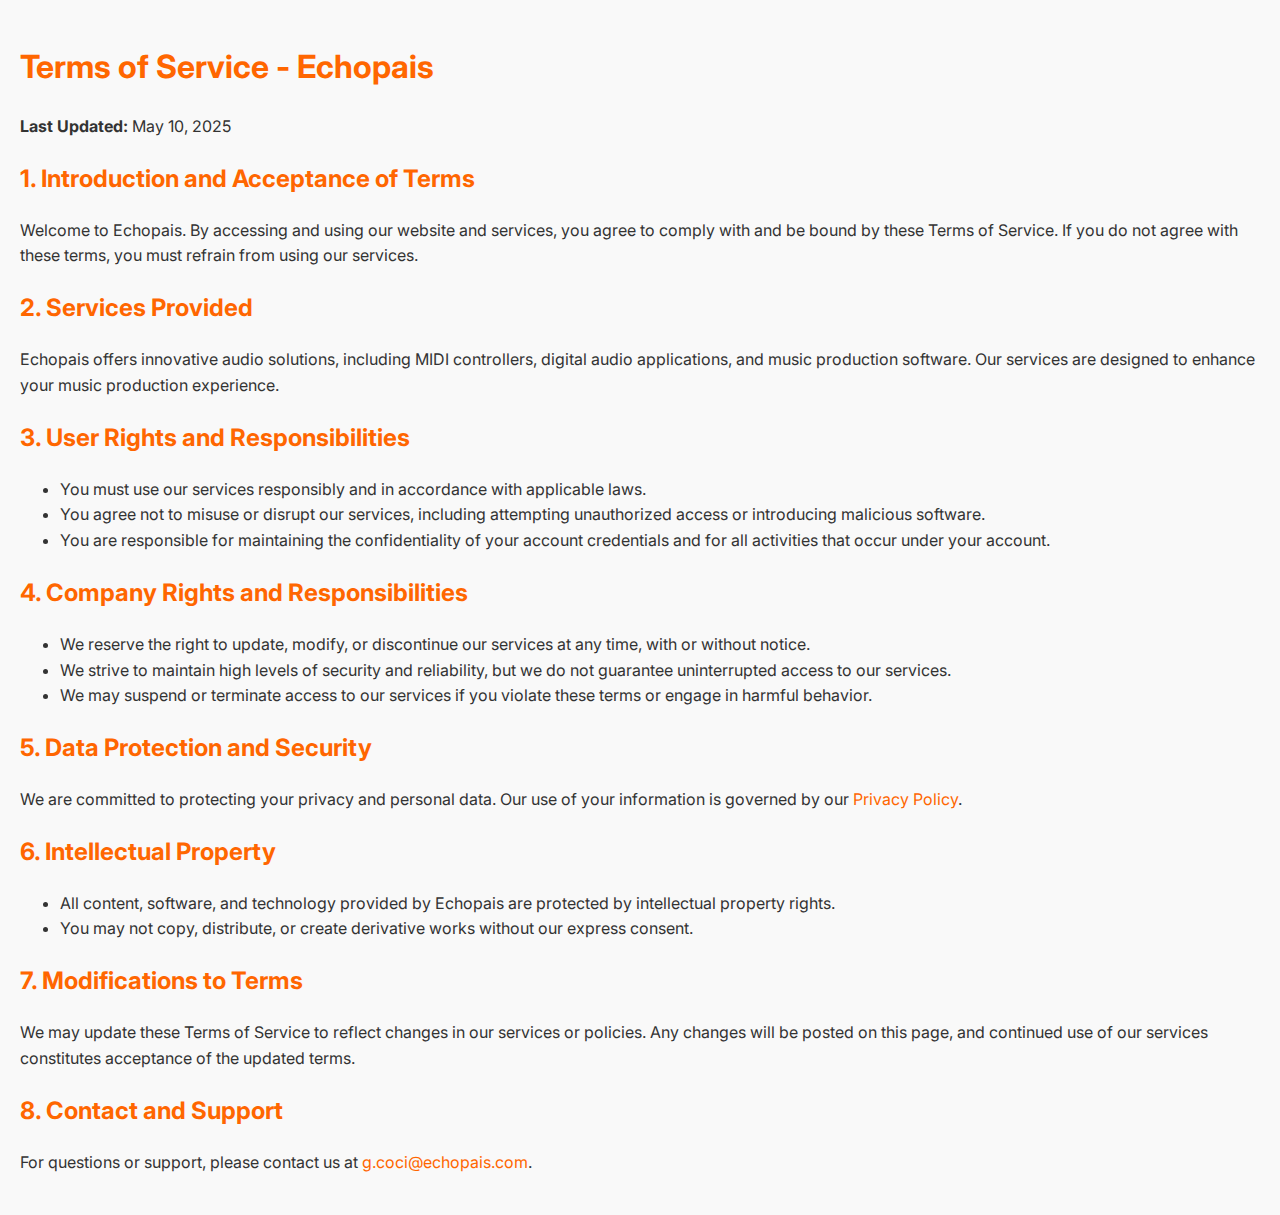
<file: Terms.html>
<!DOCTYPE html>
<html lang="en">
<head>
  <meta charset="UTF-8">
  <meta name="viewport" content="width=device-width, initial-scale=1.0">
  <title>Terms of Service - Echopais</title>
  <link href="https://fonts.googleapis.com/css2?family=Inter:wght@400;500;600;700&display=swap" rel="stylesheet">
  <style>
    body {
      font-family: 'Inter', sans-serif;
      background-color: #f9f9f9;
      color: #333;
      line-height: 1.6;
      margin: 0;
      padding: 20px;
    }
    h1, h2 {
      color: #ff6600;
    }
    a {
      color: #ff6600;
      text-decoration: none;
    }
    a:hover {
      text-decoration: underline;
    }
    section {
      margin-bottom: 20px;
    }
  </style>
</head>
<body>

<h1>Terms of Service - Echopais</h1>
<p><strong>Last Updated:</strong> May 10, 2025</p>

<section>
<h2>1. Introduction and Acceptance of Terms</h2>
<p>Welcome to Echopais. By accessing and using our website and services, you agree to comply with and be bound by these Terms of Service. If you do not agree with these terms, you must refrain from using our services.</p>
</section>

<section>
<h2>2. Services Provided</h2>
<p>Echopais offers innovative audio solutions, including MIDI controllers, digital audio applications, and music production software. Our services are designed to enhance your music production experience.</p>
</section>

<section>
<h2>3. User Rights and Responsibilities</h2>
<ul>
  <li>You must use our services responsibly and in accordance with applicable laws.</li>
  <li>You agree not to misuse or disrupt our services, including attempting unauthorized access or introducing malicious software.</li>
  <li>You are responsible for maintaining the confidentiality of your account credentials and for all activities that occur under your account.</li>
</ul>
</section>

<section>
<h2>4. Company Rights and Responsibilities</h2>
<ul>
  <li>We reserve the right to update, modify, or discontinue our services at any time, with or without notice.</li>
  <li>We strive to maintain high levels of security and reliability, but we do not guarantee uninterrupted access to our services.</li>
  <li>We may suspend or terminate access to our services if you violate these terms or engage in harmful behavior.</li>
</ul>
</section>

<section>
<h2>5. Data Protection and Security</h2>
<p>We are committed to protecting your privacy and personal data. Our use of your information is governed by our <a href="privacy.html">Privacy Policy</a>.</p>
</section>

<section>
<h2>6. Intellectual Property</h2>
<ul>
  <li>All content, software, and technology provided by Echopais are protected by intellectual property rights.</li>
  <li>You may not copy, distribute, or create derivative works without our express consent.</li>
</ul>
</section>

<section>
<h2>7. Modifications to Terms</h2>
<p>We may update these Terms of Service to reflect changes in our services or policies. Any changes will be posted on this page, and continued use of our services constitutes acceptance of the updated terms.</p>
</section>

<section>
<h2>8. Contact and Support</h2>
<p>For questions or support, please contact us at <a href="mailto:g.coci@echopais.com">g.coci@echopais.com</a>.</p>
</section>

</body>
</html>
</file>
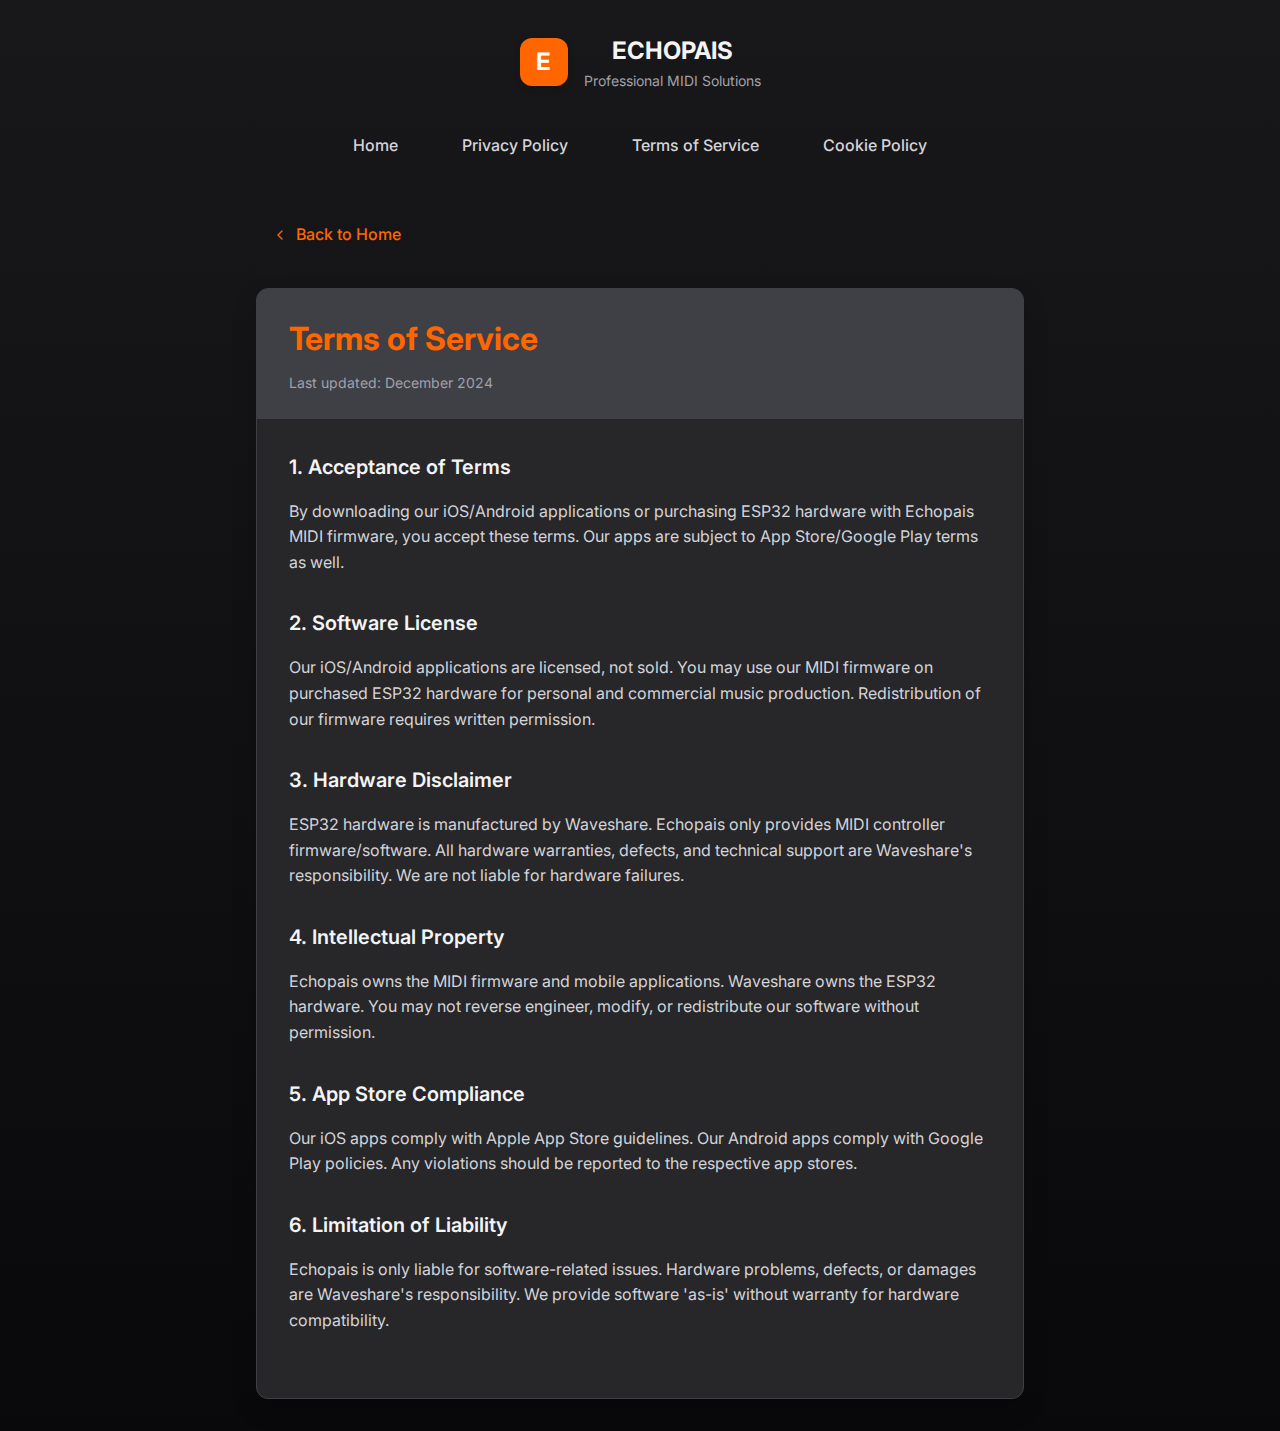
<file: terms.html>
<!DOCTYPE html>
<html lang="en">
<head>
  <meta charset="UTF-8">
  <meta name="viewport" content="width=device-width, initial-scale=1.0">
  <title>Terms of Service - ECHOPAIS</title>
  <link href="https://fonts.googleapis.com/css2?family=Inter:wght@400;500;600;700&display=swap" rel="stylesheet">
  <style>
    :root {
      --orange-500: #ff6600;
      --orange-600: #e65c00;
      --orange-400: #ff8533;
      --orange-200: #ffa366;
      --zinc-100: #f4f4f5;
      --zinc-300: #d4d4d8;
      --zinc-400: #a1a1aa;
      --zinc-700: #3f3f46;
      --zinc-800: #27272a;
      --zinc-900: #18181b;
      --black: #09090b;
    }
    
    * {
      margin: 0;
      padding: 0;
      box-sizing: border-box;
    }
    
    body {
      font-family: 'Inter', sans-serif;
      background: linear-gradient(to bottom, var(--zinc-900), var(--black));
      color: var(--zinc-100);
      min-height: 100vh;
      line-height: 1.6;
    }
    
    .container {
      max-width: 800px;
      margin: 0 auto;
      padding: 2rem 1rem;
    }
    
    .header {
      text-align: center;
      margin-bottom: 3rem;
    }
    
    .logo-container {
      display: flex;
      align-items: center;
      justify-content: center;
      gap: 1rem;
      margin-bottom: 2rem;
    }
    
    .logo-box {
      width: 48px;
      height: 48px;
      background-color: var(--orange-500);
      border-radius: 0.75rem;
      display: flex;
      align-items: center;
      justify-content: center;
      box-shadow: 0 4px 6px rgba(0, 0, 0, 0.1);
      font-size: 1.5rem;
      font-weight: bold;
      color: white;
    }
    
    .logo-text h1 {
      font-size: 1.5rem;
      font-weight: 700;
      color: var(--zinc-100);
      margin: 0;
    }
    
    .logo-text p {
      font-size: 0.875rem;
      color: var(--zinc-400);
      margin: 0;
    }
    
    .nav-links {
      display: flex;
      justify-content: center;
      gap: 2rem;
      margin-bottom: 2rem;
      flex-wrap: wrap;
    }
    
    .nav-link {
      color: var(--zinc-300);
      text-decoration: none;
      font-weight: 500;
      transition: color 0.2s;
      padding: 0.5rem 1rem;
      border-radius: 0.5rem;
    }
    
    .nav-link:hover {
      color: var(--orange-500);
      background-color: rgba(255, 102, 0, 0.1);
    }
    
    .legal-card {
      background-color: var(--zinc-800);
      border: 1px solid var(--zinc-700);
      border-radius: 0.75rem;
      overflow: hidden;
      box-shadow: 0 10px 25px rgba(0, 0, 0, 0.2);
    }
    
    .legal-header {
      background-color: var(--zinc-700);
      padding: 1.5rem 2rem;
    }
    
    .legal-title {
      font-size: 2rem;
      font-weight: 700;
      color: var(--orange-500);
      margin-bottom: 0.5rem;
    }
    
    .legal-date {
      font-size: 0.875rem;
      color: var(--zinc-400);
    }
    
    .legal-content {
      padding: 2rem;
    }
    
    .legal-section {
      margin-bottom: 2rem;
    }
    
    .legal-section-title {
      font-size: 1.25rem;
      font-weight: 600;
      color: var(--zinc-100);
      margin-bottom: 1rem;
    }
    
    .legal-section-content {
      color: var(--zinc-300);
      line-height: 1.6;
    }
    
    .back-link {
      display: inline-flex;
      align-items: center;
      gap: 0.5rem;
      color: var(--orange-500);
      text-decoration: none;
      font-weight: 500;
      margin-bottom: 2rem;
      transition: color 0.2s;
      padding: 0.5rem 1rem;
      border-radius: 0.5rem;
    }
    
    .back-link:hover {
      color: var(--orange-400);
      background-color: rgba(255, 102, 0, 0.1);
    }
  </style>
</head>
<body>
  <div class="container">
    <div class="header">
      <div class="logo-container">
        <div class="logo-box">E</div>
        <div class="logo-text">
          <h1>ECHOPAIS</h1>
          <p>Professional MIDI Solutions</p>
        </div>
      </div>
      
      <nav class="nav-links">
        <a href="index.html" class="nav-link">Home</a>
        <a href="privacy.html" class="nav-link">Privacy Policy</a>
        <a href="terms.html" class="nav-link">Terms of Service</a>
        <a href="cookies.html" class="nav-link">Cookie Policy</a>
      </nav>
    </div>

    <a href="index.html" class="back-link">
      <svg width="16" height="16" viewBox="0 0 24 24" fill="none" stroke="currentColor" stroke-width="2" stroke-linecap="round" stroke-linejoin="round">
        <polyline points="15 18 9 12 15 6"></polyline>
      </svg>
      Back to Home
    </a>

    <div class="legal-card">
      <div class="legal-header">
        <h1 class="legal-title">Terms of Service</h1>
        <p class="legal-date">Last updated: December 2024</p>
      </div>
      <div class="legal-content">
        <div class="legal-section">
          <h2 class="legal-section-title">1. Acceptance of Terms</h2>
          <p class="legal-section-content">By downloading our iOS/Android applications or purchasing ESP32 hardware with Echopais MIDI firmware, you accept these terms. Our apps are subject to App Store/Google Play terms as well.</p>
        </div>
        
        <div class="legal-section">
          <h2 class="legal-section-title">2. Software License</h2>
          <p class="legal-section-content">Our iOS/Android applications are licensed, not sold. You may use our MIDI firmware on purchased ESP32 hardware for personal and commercial music production. Redistribution of our firmware requires written permission.</p>
        </div>
        
        <div class="legal-section">
          <h2 class="legal-section-title">3. Hardware Disclaimer</h2>
          <p class="legal-section-content">ESP32 hardware is manufactured by Waveshare. Echopais only provides MIDI controller firmware/software. All hardware warranties, defects, and technical support are Waveshare's responsibility. We are not liable for hardware failures.</p>
        </div>
        
        <div class="legal-section">
          <h2 class="legal-section-title">4. Intellectual Property</h2>
          <p class="legal-section-content">Echopais owns the MIDI firmware and mobile applications. Waveshare owns the ESP32 hardware. You may not reverse engineer, modify, or redistribute our software without permission.</p>
        </div>
        
        <div class="legal-section">
          <h2 class="legal-section-title">5. App Store Compliance</h2>
          <p class="legal-section-content">Our iOS apps comply with Apple App Store guidelines. Our Android apps comply with Google Play policies. Any violations should be reported to the respective app stores.</p>
        </div>
        
        <div class="legal-section">
          <h2 class="legal-section-title">6. Limitation of Liability</h2>
          <p class="legal-section-content">Echopais is only liable for software-related issues. Hardware problems, defects, or damages are Waveshare's responsibility. We provide software 'as-is' without warranty for hardware compatibility.</p>
        </div>
      </div>
    </div>
  </div>
</body>
</html>
</file>
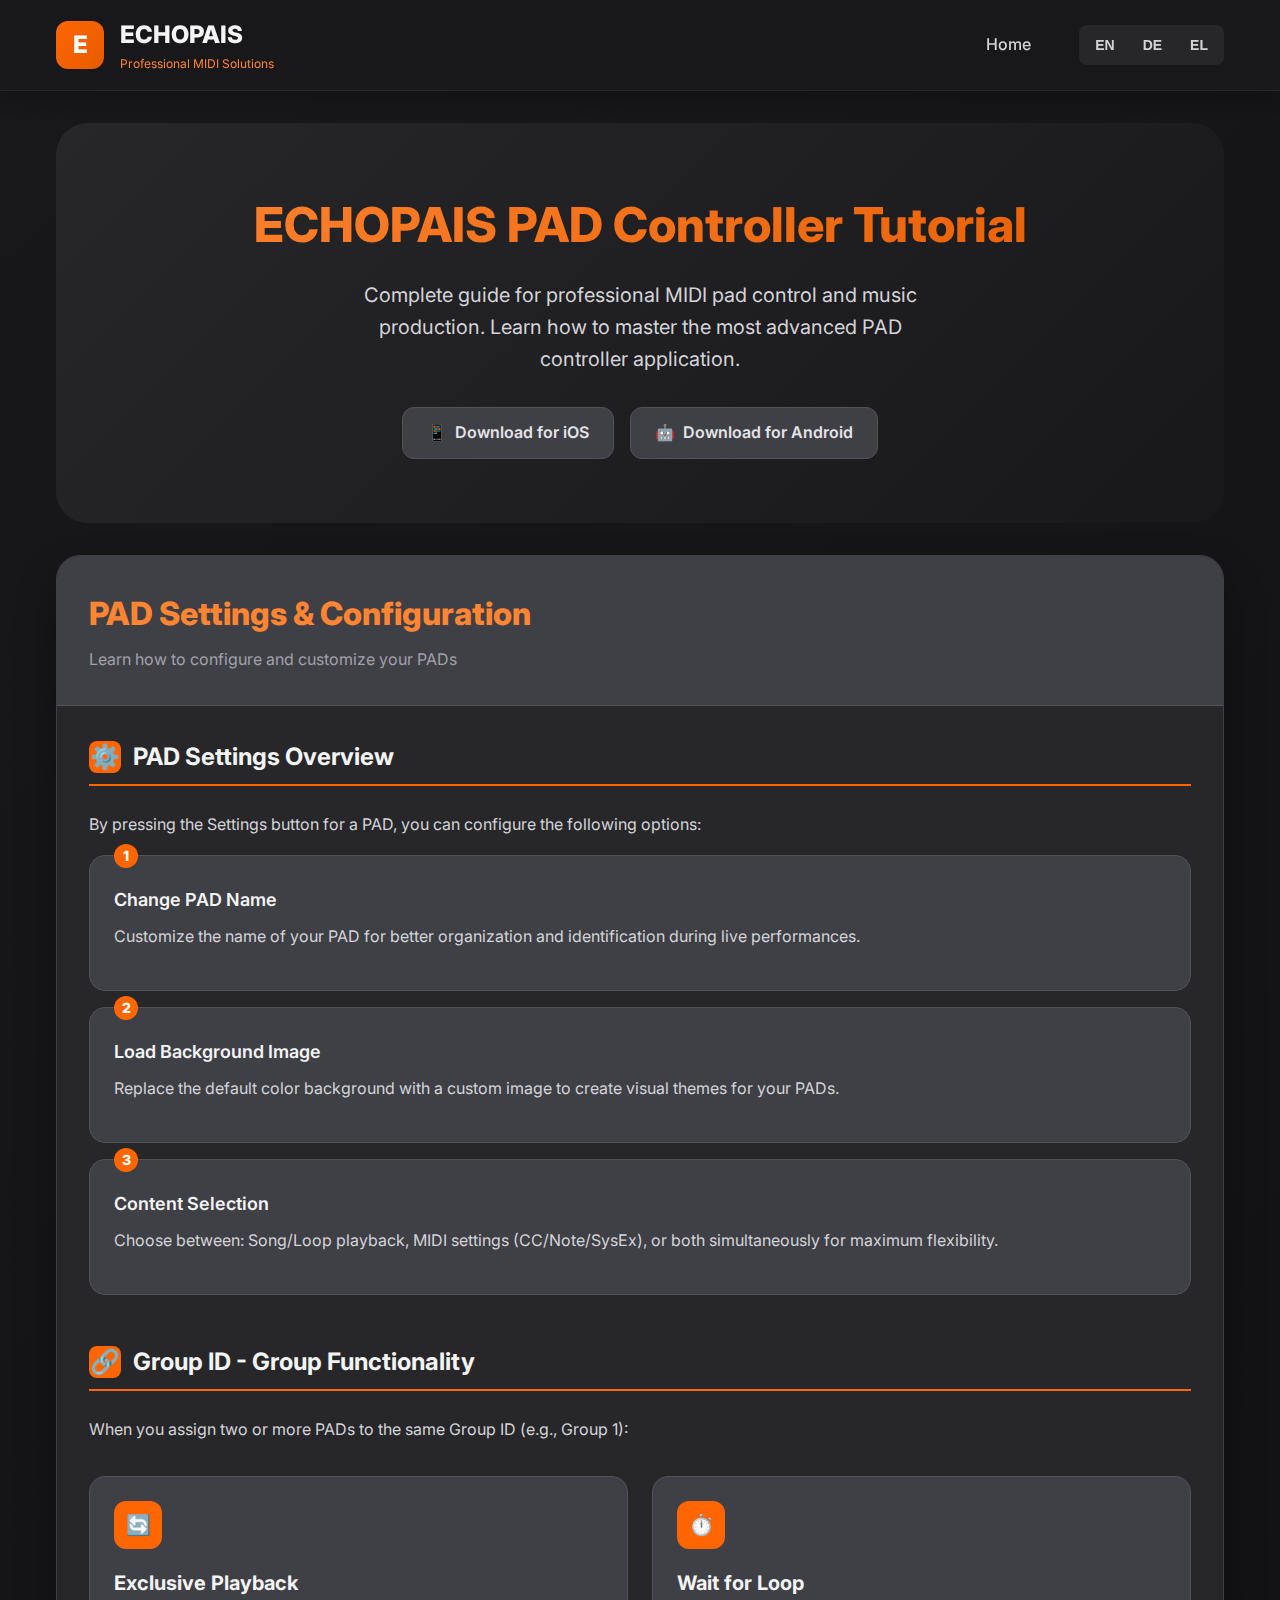
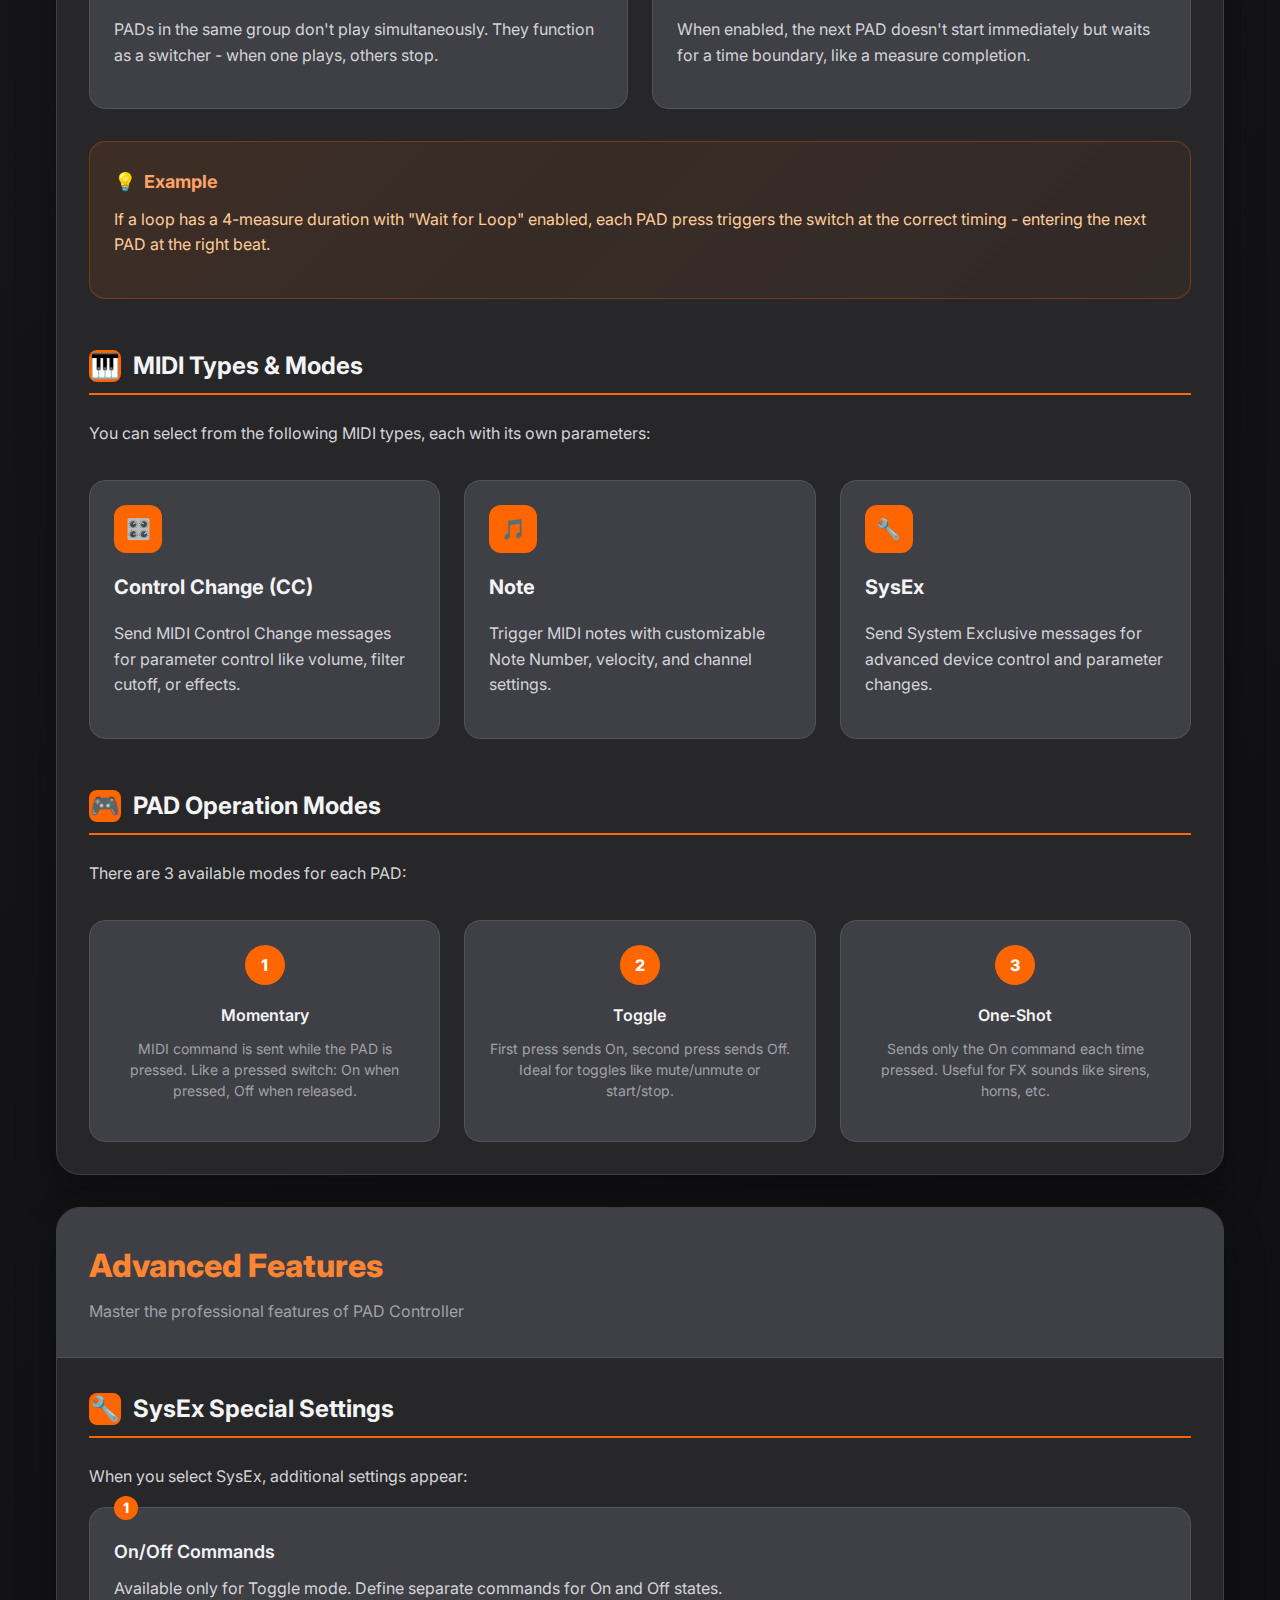
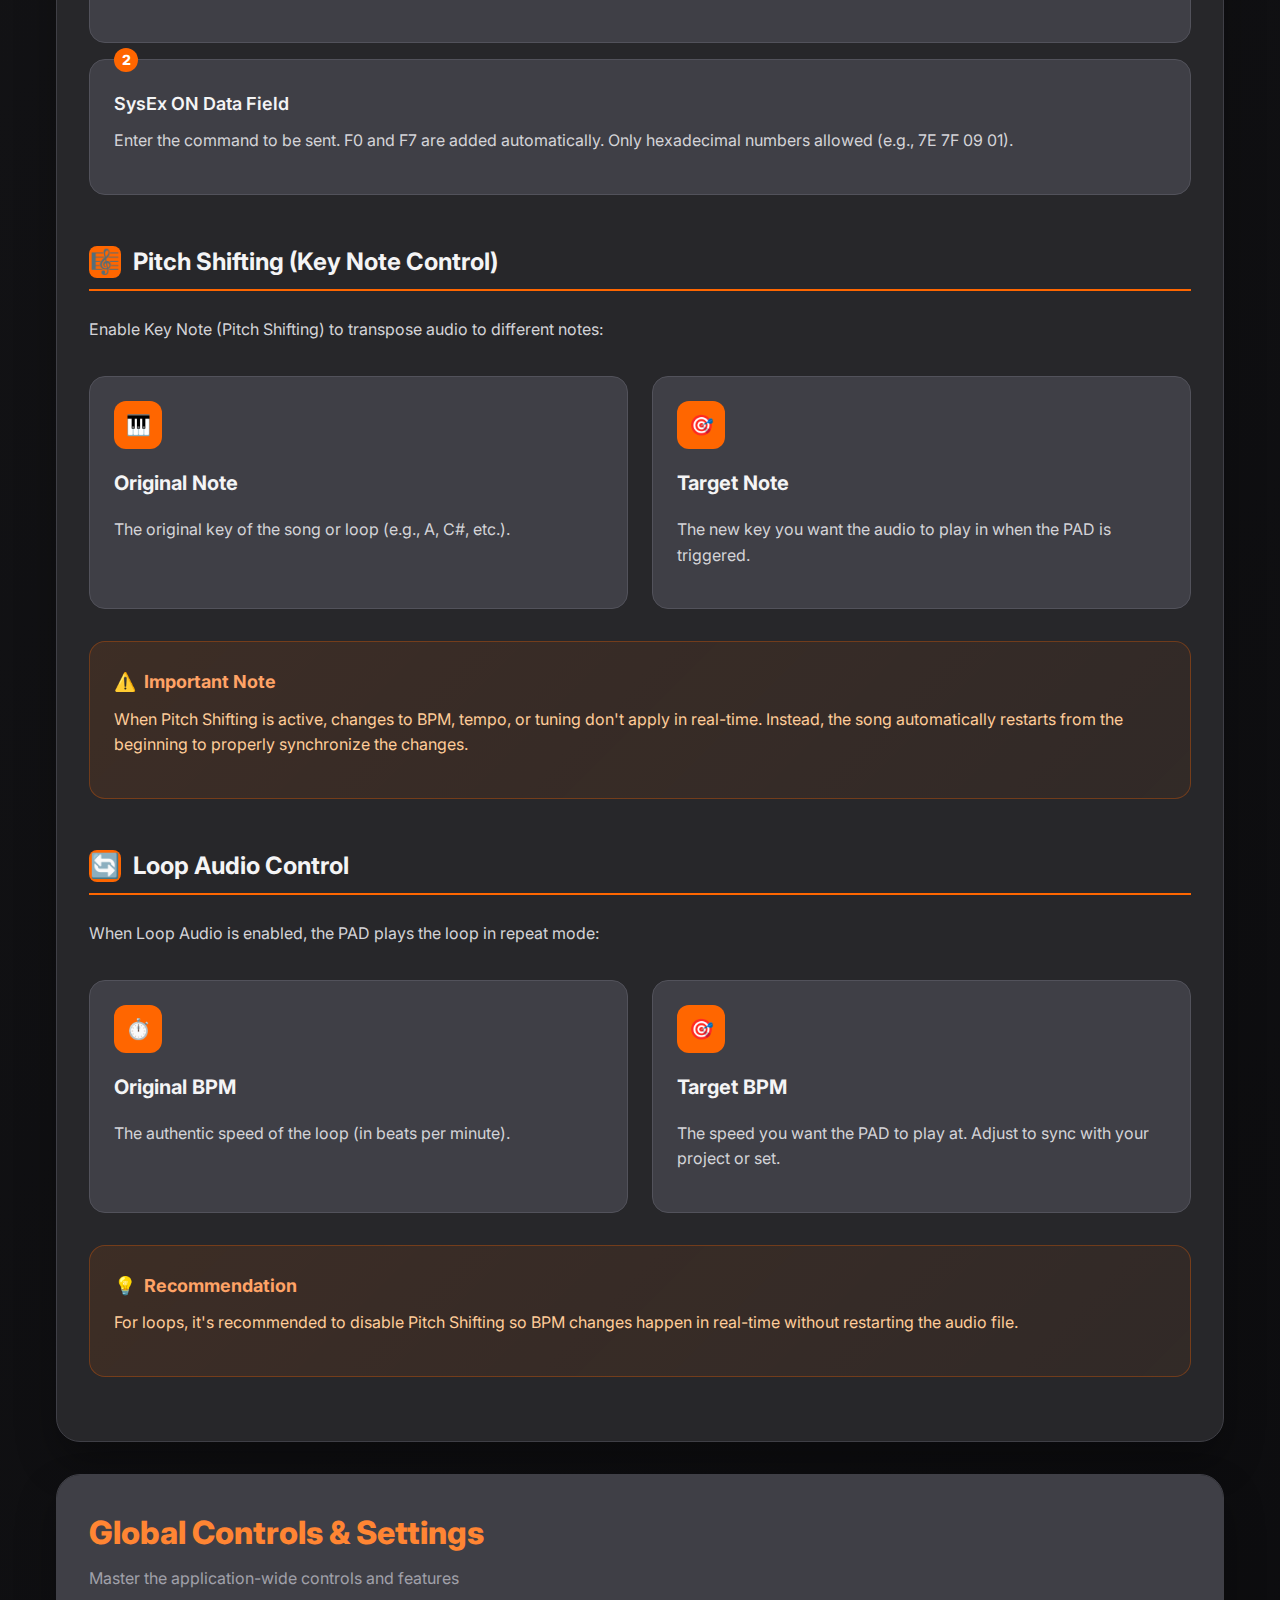
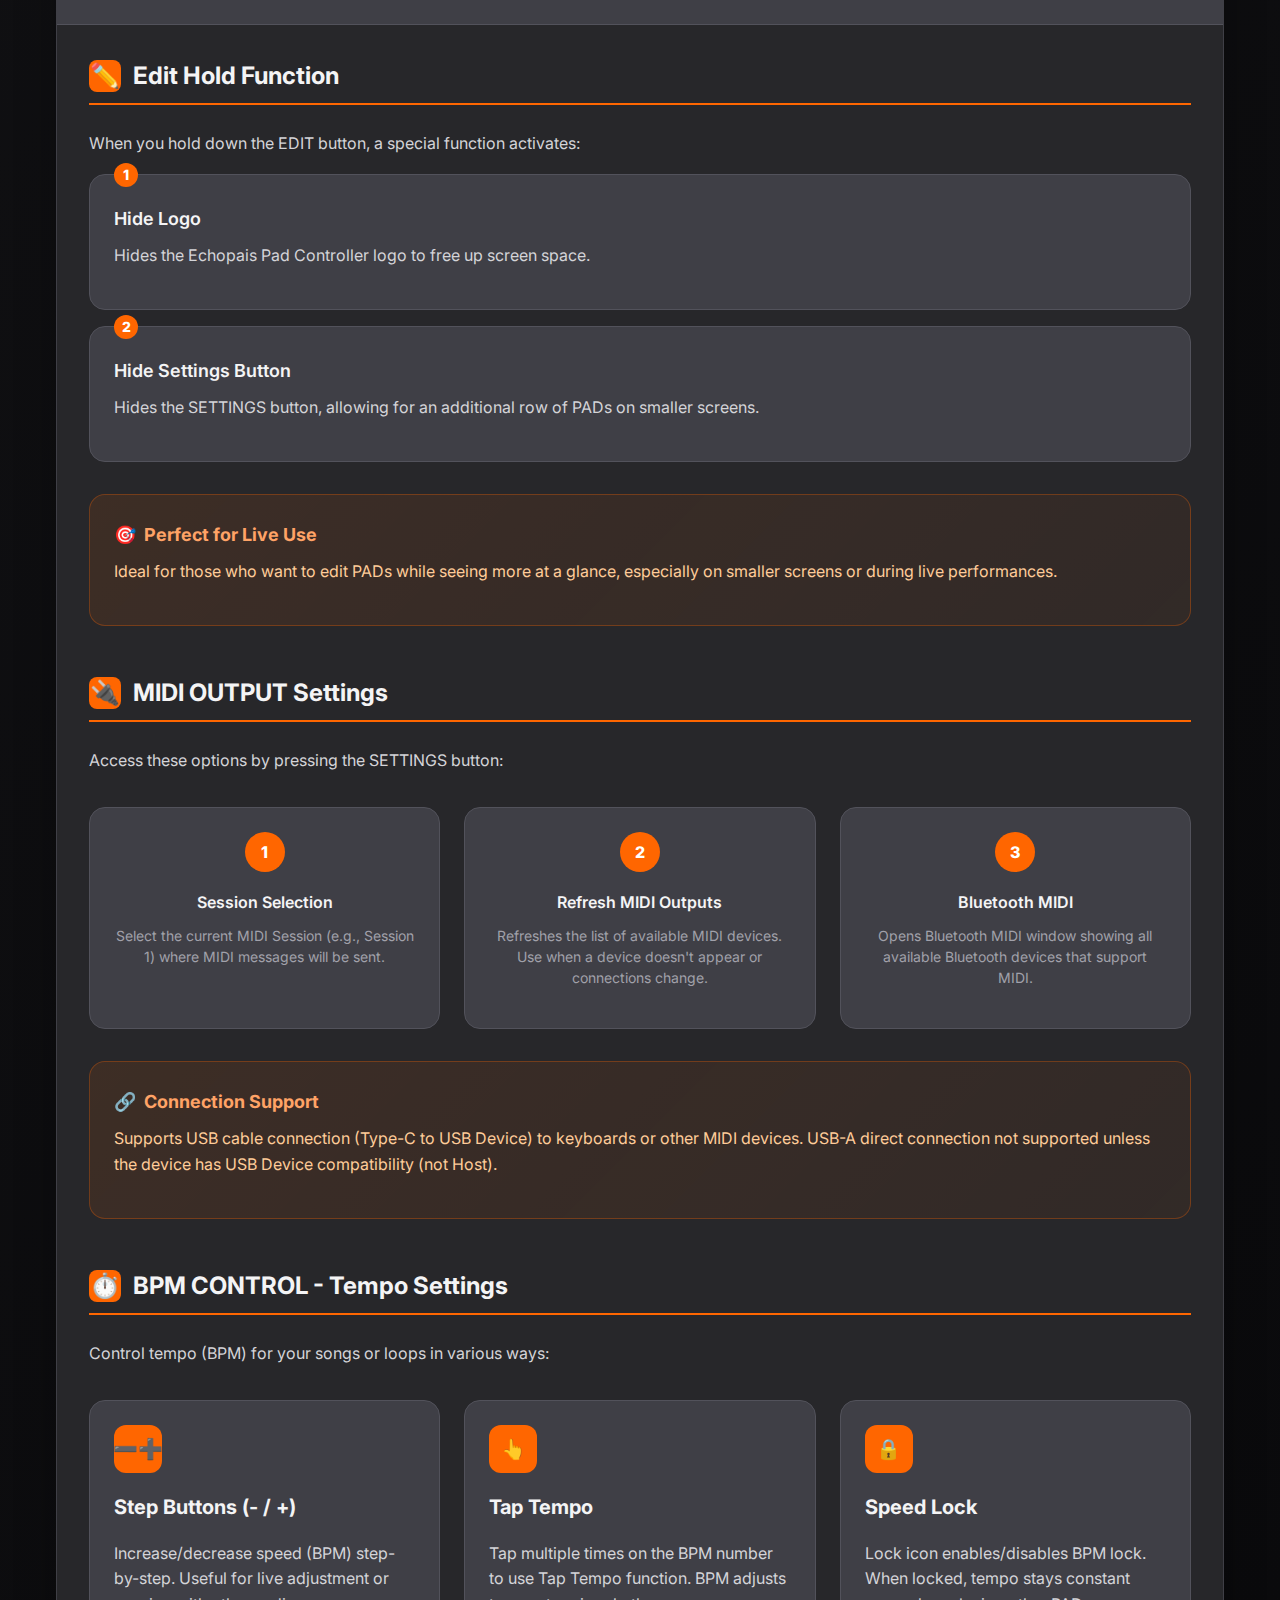
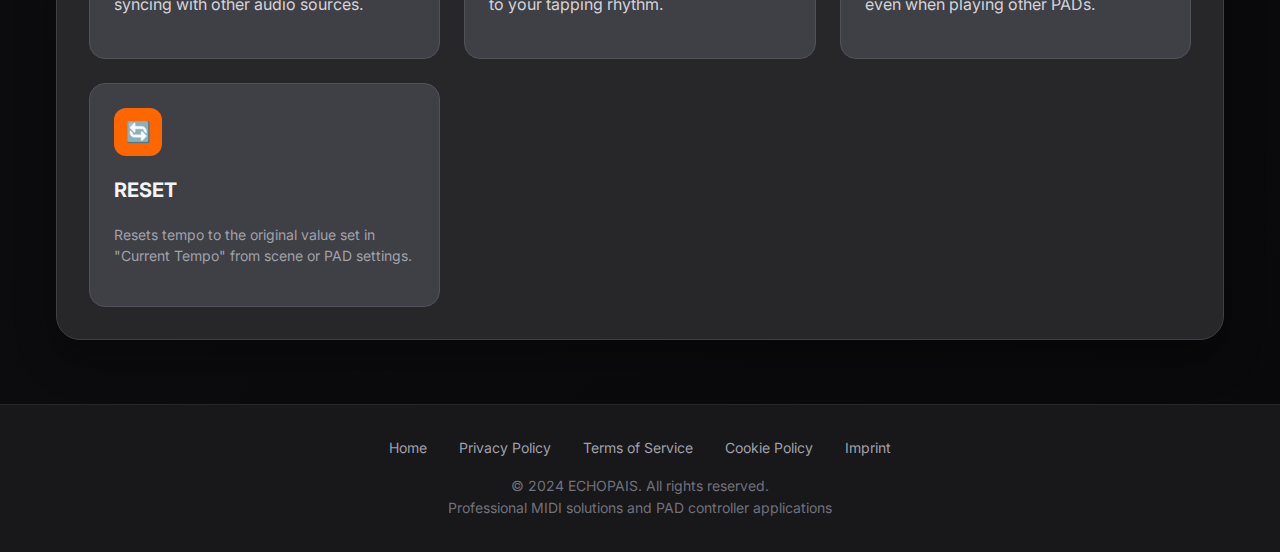
<file: tutorial1.html>
<!DOCTYPE html>
<html lang="en">
<head>
  <meta charset="UTF-8">
  <meta name="viewport" content="width=device-width, initial-scale=1.0">
  <title>ECHOPAIS PAD Controller Tutorial - Professional MIDI Pad Application</title>
  <meta name="description" content="Complete tutorial for ECHOPAIS PAD Controller - Professional MIDI pad application for iOS and Android">
  <link href="https://fonts.googleapis.com/css2?family=Inter:wght@400;500;600;700;800&display=swap" rel="stylesheet">
  <style>
    :root {
      --orange-500: #ff6600;
      --orange-600: #e65c00;
      --orange-400: #ff8533;
      --orange-300: #ffa366;
      --orange-200: #ffcc99;
      --zinc-100: #f4f4f5;
      --zinc-200: #e4e4e7;
      --zinc-300: #d4d4d8;
      --zinc-400: #a1a1aa;
      --zinc-500: #71717a;
      --zinc-600: #52525b;
      --zinc-700: #3f3f46;
      --zinc-800: #27272a;
      --zinc-900: #18181b;
      --black: #09090b;
    }
    
    * {
      margin: 0;
      padding: 0;
      box-sizing: border-box;
    }
    
    body {
      font-family: 'Inter', sans-serif;
      background: linear-gradient(135deg, var(--zinc-900) 0%, var(--black) 100%);
      color: var(--zinc-100);
      min-height: 100vh;
      line-height: 1.6;
    }
    
    .container {
      width: 100%;
      max-width: 1200px;
      margin: 0 auto;
      padding: 0 1rem;
    }
    
    /* Header */
    header {
      background: rgba(24, 24, 27, 0.95);
      backdrop-filter: blur(12px);
      border-bottom: 1px solid var(--zinc-800);
      position: sticky;
      top: 0;
      z-index: 100;
      box-shadow: 0 4px 20px rgba(0, 0, 0, 0.3);
    }
    
    .header-content {
      display: flex;
      justify-content: space-between;
      align-items: center;
      padding: 1rem 0;
    }
    
    .logo-container {
      display: flex;
      align-items: center;
      gap: 1rem;
    }
    
    .logo-box {
      width: 48px;
      height: 48px;
      background: linear-gradient(135deg, var(--orange-500), var(--orange-600));
      border-radius: 0.75rem;
      display: flex;
      align-items: center;
      justify-content: center;
      font-size: 1.5rem;
      font-weight: 800;
      color: white;
    }
    
    .logo-text h1 {
      font-size: 1.5rem;
      font-weight: 800;
      color: var(--zinc-100);
      margin: 0;
    }
    
    .logo-text p {
      font-size: 0.75rem;
      color: var(--orange-400);
      margin: 0;
    }
    
    .nav-link {
      color: var(--zinc-300);
      text-decoration: none;
      font-weight: 500;
      padding: 0.5rem 1rem;
      border-radius: 0.5rem;
      transition: all 0.3s ease;
    }
    
    .nav-link:hover {
      color: var(--orange-400);
      background: rgba(255, 102, 0, 0.1);
    }
    
    /* Language Selector */
    .language-selector {
      display: flex;
      background: var(--zinc-800);
      border-radius: 0.5rem;
      padding: 0.25rem;
      gap: 0.25rem;
    }
    
    .lang-btn {
      background: none;
      border: none;
      color: var(--zinc-300);
      font-weight: 600;
      padding: 0.5rem 0.75rem;
      border-radius: 0.25rem;
      cursor: pointer;
      transition: all 0.3s ease;
      font-size: 0.875rem;
    }
    
    .lang-btn.active {
      background: var(--orange-500);
      color: white;
    }
    
    .lang-btn:hover:not(.active) {
      background: var(--zinc-700);
      color: var(--zinc-100);
    }
    
    /* Hero Section */
    .hero {
      padding: 4rem 0;
      text-align: center;
      background: linear-gradient(135deg, var(--zinc-800) 0%, var(--zinc-900) 100%);
      border-radius: 2rem;
      margin: 2rem 0;
    }
    
    .hero h1 {
      font-size: 3rem;
      font-weight: 800;
      margin-bottom: 1rem;
      background: linear-gradient(135deg, var(--orange-400), var(--orange-600));
      -webkit-background-clip: text;
      -webkit-text-fill-color: transparent;
      background-clip: text;
    }
    
    .hero p {
      font-size: 1.25rem;
      color: var(--zinc-300);
      max-width: 600px;
      margin: 0 auto 2rem;
    }
    
    .app-badges {
      display: flex;
      justify-content: center;
      gap: 1rem;
      flex-wrap: wrap;
    }
    
    .badge {
      display: inline-flex;
      align-items: center;
      gap: 0.5rem;
      padding: 0.75rem 1.5rem;
      background: var(--zinc-700);
      border-radius: 0.75rem;
      color: var(--zinc-200);
      text-decoration: none;
      font-weight: 600;
      transition: all 0.3s ease;
      border: 1px solid var(--zinc-600);
    }
    
    .badge:hover {
      background: var(--orange-500);
      color: white;
      transform: translateY(-2px);
    }
    
    /* Main Content */
    main {
      padding: 2rem 0;
    }
    
    .tutorial-card {
      background: var(--zinc-800);
      border: 1px solid var(--zinc-700);
      border-radius: 1.5rem;
      overflow: hidden;
      box-shadow: 0 20px 40px rgba(0, 0, 0, 0.3);
      margin-bottom: 2rem;
    }
    
    .tutorial-header {
      background: var(--zinc-700);
      padding: 2rem;
      border-bottom: 1px solid var(--zinc-600);
    }
    
    .tutorial-title {
      font-size: 2rem;
      font-weight: 800;
      color: var(--orange-400);
      margin-bottom: 0.5rem;
    }
    
    .tutorial-subtitle {
      color: var(--zinc-400);
      font-size: 1rem;
    }
    
    .tutorial-content {
      padding: 2rem;
    }
    
    .section {
      margin-bottom: 3rem;
    }
    
    .section:last-child {
      margin-bottom: 0;
    }
    
    .section-title {
      font-size: 1.5rem;
      font-weight: 700;
      color: var(--zinc-100);
      margin-bottom: 1.5rem;
      padding-bottom: 0.5rem;
      border-bottom: 2px solid var(--orange-500);
      display: flex;
      align-items: center;
      gap: 0.75rem;
    }
    
    .section-icon {
      width: 2rem;
      height: 2rem;
      background: var(--orange-500);
      border-radius: 0.5rem;
      display: flex;
      align-items: center;
      justify-content: center;
      color: white;
      font-weight: 800;
    }
    
    .section-content {
      color: var(--zinc-300);
      line-height: 1.8;
      font-size: 1rem;
    }
    
    .section-content p {
      margin-bottom: 1rem;
    }
    
    .section-content strong {
      color: var(--orange-300);
      font-weight: 600;
    }
    
    .step-list {
      list-style: none;
      padding: 0;
    }
    
    .step-item {
      background: var(--zinc-700);
      border: 1px solid var(--zinc-600);
      border-radius: 1rem;
      padding: 1.5rem;
      margin-bottom: 1rem;
      position: relative;
    }
    
    .step-item:last-child {
      margin-bottom: 0;
    }
    
    .step-number {
      position: absolute;
      top: -0.75rem;
      left: 1.5rem;
      background: var(--orange-500);
      color: white;
      width: 1.5rem;
      height: 1.5rem;
      border-radius: 50%;
      display: flex;
      align-items: center;
      justify-content: center;
      font-weight: 800;
      font-size: 0.875rem;
    }
    
    .step-title {
      font-size: 1.125rem;
      font-weight: 600;
      color: var(--zinc-100);
      margin-bottom: 0.5rem;
      margin-top: 0.25rem;
    }
    
    .step-description {
      color: var(--zinc-300);
      line-height: 1.6;
    }
    
    .features-grid {
      display: grid;
      grid-template-columns: repeat(auto-fit, minmax(300px, 1fr));
      gap: 1.5rem;
      margin-top: 2rem;
    }
    
    .feature-card {
      background: var(--zinc-700);
      border: 1px solid var(--zinc-600);
      border-radius: 1rem;
      padding: 1.5rem;
    }
    
    .feature-icon {
      width: 3rem;
      height: 3rem;
      background: var(--orange-500);
      border-radius: 0.75rem;
      display: flex;
      align-items: center;
      justify-content: center;
      margin-bottom: 1rem;
      font-size: 1.25rem;
      color: white;
    }
    
    .feature-title {
      font-size: 1.25rem;
      font-weight: 700;
      color: var(--zinc-100);
      margin-bottom: 1rem;
    }
    
    .feature-description {
      color: var(--zinc-300);
      line-height: 1.6;
    }
    
    .note-box {
      background: linear-gradient(135deg, rgba(255, 102, 0, 0.1), rgba(255, 102, 0, 0.05));
      border: 1px solid rgba(255, 102, 0, 0.3);
      border-radius: 1rem;
      padding: 1.5rem;
      margin: 2rem 0;
    }
    
    .note-title {
      font-size: 1.125rem;
      font-weight: 700;
      color: var(--orange-300);
      margin-bottom: 0.5rem;
      display: flex;
      align-items: center;
      gap: 0.5rem;
    }
    
    .note-content {
      color: var(--orange-200);
      line-height: 1.6;
    }
    
    .controls-grid {
      display: grid;
      grid-template-columns: repeat(auto-fit, minmax(250px, 1fr));
      gap: 1.5rem;
      margin-top: 2rem;
    }
    
    .control-card {
      background: var(--zinc-700);
      border: 1px solid var(--zinc-600);
      border-radius: 1rem;
      padding: 1.5rem;
      text-align: center;
    }
    
    .control-number {
      width: 2.5rem;
      height: 2.5rem;
      background: var(--orange-500);
      border-radius: 50%;
      display: flex;
      align-items: center;
      justify-content: center;
      margin: 0 auto 1rem;
      font-weight: 800;
      color: white;
    }
    
    .control-title {
      font-size: 1rem;
      font-weight: 600;
      color: var(--zinc-100);
      margin-bottom: 0.5rem;
    }
    
    .control-description {
      font-size: 0.875rem;
      color: var(--zinc-400);
      line-height: 1.5;
    }
    
    /* Footer */
    .footer {
      background: var(--zinc-900);
      border-top: 1px solid var(--zinc-800);
      padding: 2rem 0;
      margin-top: 4rem;
      text-align: center;
    }
    
    .footer-content {
      color: var(--zinc-500);
      font-size: 0.875rem;
    }
    
    .footer-links {
      display: flex;
      justify-content: center;
      gap: 2rem;
      margin-bottom: 1rem;
      flex-wrap: wrap;
    }
    
    .footer-links a {
      color: var(--zinc-400);
      text-decoration: none;
      transition: color 0.3s ease;
    }
    
    .footer-links a:hover {
      color: var(--orange-400);
    }
    
    /* Responsive */
    @media (max-width: 768px) {
      .header-content {
        flex-direction: column;
        gap: 1rem;
      }
      
      .hero h1 {
        font-size: 2rem;
      }
      
      .tutorial-content {
        padding: 1.5rem;
      }
      
      .features-grid {
        grid-template-columns: 1fr;
      }
      
      .controls-grid {
        grid-template-columns: 1fr;
      }
      
      .footer-links {
        flex-direction: column;
        gap: 1rem;
      }
    }
  </style>
</head>
<body>
  <!-- Header -->
  <header>
    <div class="container">
      <div class="header-content">
        <div class="logo-container">
          <div class="logo-box">E</div>
          <div class="logo-text">
            <h1>ECHOPAIS</h1>
            <p data-translate="subtitle">Professional MIDI Solutions</p>
          </div>
        </div>
        
        <div style="display: flex; align-items: center; gap: 2rem;">
          <a href="index.html" class="nav-link" data-translate="nav-home">Home</a>
          
          <div class="language-selector">
            <button class="lang-btn active" onclick="changeLanguage('en')">EN</button>
            <button class="lang-btn" onclick="changeLanguage('de')">DE</button>
            <button class="lang-btn" onclick="changeLanguage('el')">EL</button>
          </div>
        </div>
      </div>
    </div>
  </header>

  <!-- Hero Section -->
  <div class="container">
    <section class="hero">
      <h1 data-translate="hero-title">ECHOPAIS PAD Controller Tutorial</h1>
      <p data-translate="hero-description">
        Complete guide for professional MIDI pad control and music production. Learn how to master the most advanced PAD controller application.
      </p>
      
      <div class="app-badges">
        <a href="#" class="badge" id="download-ios">
          <span>📱</span>
          <span data-translate="badge-ios">Download for iOS</span>
        </a>
        <a href="#" class="badge" id="download-android">
          <span>🤖</span>
          <span data-translate="badge-android">Download for Android</span>
        </a>
      </div>
    </section>
  </div>

  <!-- Main Content -->
  <main class="container">
    <!-- PAD Settings -->
    <div class="tutorial-card">
      <div class="tutorial-header">
        <h2 class="tutorial-title" data-translate="pad-settings-title">PAD Settings & Configuration</h2>
        <p class="tutorial-subtitle" data-translate="pad-settings-subtitle">Learn how to configure and customize your PADs</p>
      </div>
      
      <div class="tutorial-content">
        <div class="section">
          <h3 class="section-title">
            <div class="section-icon">⚙️</div>
            <span data-translate="settings-section-title">PAD Settings Overview</span>
          </h3>
          <div class="section-content">
            <p data-translate="settings-intro">
              By pressing the Settings button for a PAD, you can configure the following options:
            </p>
            
            <ul class="step-list">
              <li class="step-item">
                <div class="step-number">1</div>
                <h4 class="step-title" data-translate="name-setting-title">Change PAD Name</h4>
                <p class="step-description" data-translate="name-setting-desc">
                  Customize the name of your PAD for better organization and identification during live performances.
                </p>
              </li>
              
              <li class="step-item">
                <div class="step-number">2</div>
                <h4 class="step-title" data-translate="image-setting-title">Load Background Image</h4>
                <p class="step-description" data-translate="image-setting-desc">
                  Replace the default color background with a custom image to create visual themes for your PADs.
                </p>
              </li>
              
              <li class="step-item">
                <div class="step-number">3</div>
                <h4 class="step-title" data-translate="content-setting-title">Content Selection</h4>
                <p class="step-description" data-translate="content-setting-desc">
                  Choose between: Song/Loop playback, MIDI settings (CC/Note/SysEx), or both simultaneously for maximum flexibility.
                </p>
              </li>
            </ul>
          </div>
        </div>

        <!-- Group ID Section -->
        <div class="section">
          <h3 class="section-title">
            <div class="section-icon">🔗</div>
            <span data-translate="group-section-title">Group ID - Group Functionality</span>
          </h3>
          <div class="section-content">
            <p data-translate="group-intro">
              When you assign two or more PADs to the same Group ID (e.g., Group 1):
            </p>
            
            <div class="features-grid">
              <div class="feature-card">
                <div class="feature-icon">🔄</div>
                <h4 class="feature-title" data-translate="exclusive-play-title">Exclusive Playback</h4>
                <p class="feature-description" data-translate="exclusive-play-desc">
                  PADs in the same group don't play simultaneously. They function as a switcher - when one plays, others stop.
                </p>
              </div>
              
              <div class="feature-card">
                <div class="feature-icon">⏱️</div>
                <h4 class="feature-title" data-translate="wait-loop-title">Wait for Loop</h4>
                <p class="feature-description" data-translate="wait-loop-desc">
                  When enabled, the next PAD doesn't start immediately but waits for a time boundary, like a measure completion.
                </p>
              </div>
            </div>
            
            <div class="note-box">
              <div class="note-title">
                <span>💡</span>
                <span data-translate="group-example-title">Example</span>
              </div>
              <p class="note-content" data-translate="group-example-content">
                If a loop has a 4-measure duration with "Wait for Loop" enabled, each PAD press triggers the switch at the correct timing - entering the next PAD at the right beat.
              </p>
            </div>
          </div>
        </div>

        <!-- MIDI Types Section -->
        <div class="section">
          <h3 class="section-title">
            <div class="section-icon">🎹</div>
            <span data-translate="midi-types-title">MIDI Types & Modes</span>
          </h3>
          <div class="section-content">
            <p data-translate="midi-types-intro">
              You can select from the following MIDI types, each with its own parameters:
            </p>
            
            <div class="features-grid">
              <div class="feature-card">
                <div class="feature-icon">🎛️</div>
                <h4 class="feature-title">Control Change (CC)</h4>
                <p class="feature-description" data-translate="cc-desc">
                  Send MIDI Control Change messages for parameter control like volume, filter cutoff, or effects.
                </p>
              </div>
              
              <div class="feature-card">
                <div class="feature-icon">🎵</div>
                <h4 class="feature-title">Note</h4>
                <p class="feature-description" data-translate="note-desc">
                  Trigger MIDI notes with customizable Note Number, velocity, and channel settings.
                </p>
              </div>
              
              <div class="feature-card">
                <div class="feature-icon">🔧</div>
                <h4 class="feature-title">SysEx</h4>
                <p class="feature-description" data-translate="sysex-desc">
                  Send System Exclusive messages for advanced device control and parameter changes.
                </p>
              </div>
            </div>
          </div>
        </div>

        <!-- PAD Modes Section -->
        <div class="section">
          <h3 class="section-title">
            <div class="section-icon">🎮</div>
            <span data-translate="pad-modes-title">PAD Operation Modes</span>
          </h3>
          <div class="section-content">
            <p data-translate="modes-intro">
              There are 3 available modes for each PAD:
            </p>
            
            <div class="controls-grid">
              <div class="control-card">
                <div class="control-number">1</div>
                <h4 class="control-title">Momentary</h4>
                <p class="control-description" data-translate="momentary-desc">
                  MIDI command is sent while the PAD is pressed. Like a pressed switch: On when pressed, Off when released.
                </p>
              </div>
              
              <div class="control-card">
                <div class="control-number">2</div>
                <h4 class="control-title">Toggle</h4>
                <p class="control-description" data-translate="toggle-desc">
                  First press sends On, second press sends Off. Ideal for toggles like mute/unmute or start/stop.
                </p>
              </div>
              
              <div class="control-card">
                <div class="control-number">3</div>
                <h4 class="control-title">One-Shot</h4>
                <p class="control-description" data-translate="oneshot-desc">
                  Sends only the On command each time pressed. Useful for FX sounds like sirens, horns, etc.
                </p>
              </div>
            </div>
          </div>
        </div>
      </div>
    </div>

    <!-- Advanced Features -->
    <div class="tutorial-card">
      <div class="tutorial-header">
        <h2 class="tutorial-title" data-translate="advanced-title">Advanced Features</h2>
        <p class="tutorial-subtitle" data-translate="advanced-subtitle">Master the professional features of PAD Controller</p>
      </div>
      
      <div class="tutorial-content">
        <!-- SysEx Settings -->
        <div class="section">
          <h3 class="section-title">
            <div class="section-icon">🔧</div>
            <span data-translate="sysex-settings-title">SysEx Special Settings</span>
          </h3>
          <div class="section-content">
            <p data-translate="sysex-intro">
              When you select SysEx, additional settings appear:
            </p>
            
            <ul class="step-list">
              <li class="step-item">
                <div class="step-number">1</div>
                <h4 class="step-title" data-translate="sysex-toggle-title">On/Off Commands</h4>
                <p class="step-description" data-translate="sysex-toggle-desc">
                  Available only for Toggle mode. Define separate commands for On and Off states.
                </p>
              </li>
              
              <li class="step-item">
                <div class="step-number">2</div>
                <h4 class="step-title" data-translate="sysex-data-title">SysEx ON Data Field</h4>
                <p class="step-description" data-translate="sysex-data-desc">
                  Enter the command to be sent. F0 and F7 are added automatically. Only hexadecimal numbers allowed (e.g., 7E 7F 09 01).
                </p>
              </li>
            </ul>
          </div>
        </div>

        <!-- Pitch Shifting -->
        <div class="section">
          <h3 class="section-title">
            <div class="section-icon">🎼</div>
            <span data-translate="pitch-title">Pitch Shifting (Key Note Control)</span>
          </h3>
          <div class="section-content">
            <p data-translate="pitch-intro">
              Enable Key Note (Pitch Shifting) to transpose audio to different notes:
            </p>
            
            <div class="features-grid">
              <div class="feature-card">
                <div class="feature-icon">🎹</div>
                <h4 class="feature-title" data-translate="original-note-title">Original Note</h4>
                <p class="feature-description" data-translate="original-note-desc">
                  The original key of the song or loop (e.g., A, C#, etc.).
                </p>
              </div>
              
              <div class="feature-card">
                <div class="feature-icon">🎯</div>
                <h4 class="feature-title" data-translate="target-note-title">Target Note</h4>
                <p class="feature-description" data-translate="target-note-desc">
                  The new key you want the audio to play in when the PAD is triggered.
                </p>
              </div>
            </div>
            
            <div class="note-box">
              <div class="note-title">
                <span>⚠️</span>
                <span data-translate="pitch-warning-title">Important Note</span>
              </div>
              <p class="note-content" data-translate="pitch-warning-content">
                When Pitch Shifting is active, changes to BPM, tempo, or tuning don't apply in real-time. Instead, the song automatically restarts from the beginning to properly synchronize the changes.
              </p>
            </div>
          </div>
        </div>

        <!-- Loop Audio -->
        <div class="section">
          <h3 class="section-title">
            <div class="section-icon">🔄</div>
            <span data-translate="loop-title">Loop Audio Control</span>
          </h3>
          <div class="section-content">
            <p data-translate="loop-intro">
              When Loop Audio is enabled, the PAD plays the loop in repeat mode:
            </p>
            
            <div class="features-grid">
              <div class="feature-card">
                <div class="feature-icon">⏱️</div>
                <h4 class="feature-title" data-translate="original-bpm-title">Original BPM</h4>
                <p class="feature-description" data-translate="original-bpm-desc">
                  The authentic speed of the loop (in beats per minute).
                </p>
              </div>
              
              <div class="feature-card">
                <div class="feature-icon">🎯</div>
                <h4 class="feature-title" data-translate="target-bpm-title">Target BPM</h4>
                <p class="feature-description" data-translate="target-bpm-desc">
                  The speed you want the PAD to play at. Adjust to sync with your project or set.
                </p>
              </div>
            </div>
            
            <div class="note-box">
              <div class="note-title">
                <span>💡</span>
                <span data-translate="loop-recommendation-title">Recommendation</span>
              </div>
              <p class="note-content" data-translate="loop-recommendation-content">
                For loops, it's recommended to disable Pitch Shifting so BPM changes happen in real-time without restarting the audio file.
              </p>
            </div>
          </div>
        </div>
      </div>
    </div>

    <!-- Global Controls -->
    <div class="tutorial-card">
      <div class="tutorial-header">
        <h2 class="tutorial-title" data-translate="global-title">Global Controls & Settings</h2>
        <p class="tutorial-subtitle" data-translate="global-subtitle">Master the application-wide controls and features</p>
      </div>
      
      <div class="tutorial-content">
        <!-- Edit Hold -->
        <div class="section">
          <h3 class="section-title">
            <div class="section-icon">✏️</div>
            <span data-translate="edit-hold-title">Edit Hold Function</span>
          </h3>
          <div class="section-content">
            <p data-translate="edit-hold-intro">
              When you hold down the EDIT button, a special function activates:
            </p>
            
            <ul class="step-list">
              <li class="step-item">
                <div class="step-number">1</div>
                <h4 class="step-title" data-translate="hide-logo-title">Hide Logo</h4>
                <p class="step-description" data-translate="hide-logo-desc">
                  Hides the Echopais Pad Controller logo to free up screen space.
                </p>
              </li>
              
              <li class="step-item">
                <div class="step-number">2</div>
                <h4 class="step-title" data-translate="hide-settings-title">Hide Settings Button</h4>
                <p class="step-description" data-translate="hide-settings-desc">
                  Hides the SETTINGS button, allowing for an additional row of PADs on smaller screens.
                </p>
              </li>
            </ul>
            
            <div class="note-box">
              <div class="note-title">
                <span>🎯</span>
                <span data-translate="edit-hold-benefit-title">Perfect for Live Use</span>
              </div>
              <p class="note-content" data-translate="edit-hold-benefit-content">
                Ideal for those who want to edit PADs while seeing more at a glance, especially on smaller screens or during live performances.
              </p>
            </div>
          </div>
        </div>

        <!-- MIDI Output -->
        <div class="section">
          <h3 class="section-title">
            <div class="section-icon">🔌</div>
            <span data-translate="midi-output-title">MIDI OUTPUT Settings</span>
          </h3>
          <div class="section-content">
            <p data-translate="midi-output-intro">
              Access these options by pressing the SETTINGS button:
            </p>
            
            <div class="controls-grid">
              <div class="control-card">
                <div class="control-number">1</div>
                <h4 class="control-title" data-translate="session-title">Session Selection</h4>
                <p class="control-description" data-translate="session-desc">
                  Select the current MIDI Session (e.g., Session 1) where MIDI messages will be sent.
                </p>
              </div>
              
              <div class="control-card">
                <div class="control-number">2</div>
                <h4 class="control-title" data-translate="refresh-title">Refresh MIDI Outputs</h4>
                <p class="control-description" data-translate="refresh-desc">
                  Refreshes the list of available MIDI devices. Use when a device doesn't appear or connections change.
                </p>
              </div>
              
              <div class="control-card">
                <div class="control-number">3</div>
                <h4 class="control-title" data-translate="bluetooth-title">Bluetooth MIDI</h4>
                <p class="control-description" data-translate="bluetooth-desc">
                  Opens Bluetooth MIDI window showing all available Bluetooth devices that support MIDI.
                </p>
              </div>
            </div>
            
            <div class="note-box">
              <div class="note-title">
                <span>🔗</span>
                <span data-translate="connection-note-title">Connection Support</span>
              </div>
              <p class="note-content" data-translate="connection-note-content">
                Supports USB cable connection (Type-C to USB Device) to keyboards or other MIDI devices. USB-A direct connection not supported unless the device has USB Device compatibility (not Host).
              </p>
            </div>
          </div>
        </div>

        <!-- BPM Control -->
        <div class="section">
          <h3 class="section-title">
            <div class="section-icon">⏱️</div>
            <span data-translate="bpm-control-title">BPM CONTROL - Tempo Settings</span>
          </h3>
          <div class="section-content">
            <p data-translate="bpm-intro">
              Control tempo (BPM) for your songs or loops in various ways:
            </p>
            
            <div class="features-grid">
              <div class="feature-card">
                <div class="feature-icon">➖➕</div>
                <h4 class="feature-title" data-translate="step-buttons-title">Step Buttons (- / +)</h4>
                <p class="feature-description" data-translate="step-buttons-desc">
                  Increase/decrease speed (BPM) step-by-step. Useful for live adjustment or syncing with other audio sources.
                </p>
              </div>
              
              <div class="feature-card">
                <div class="feature-icon">👆</div>
                <h4 class="feature-title" data-translate="tap-tempo-title">Tap Tempo</h4>
                <p class="feature-description" data-translate="tap-tempo-desc">
                  Tap multiple times on the BPM number to use Tap Tempo function. BPM adjusts to your tapping rhythm.
                </p>
              </div>
              
              <div class="feature-card">
                <div class="feature-icon">🔒</div>
                <h4 class="feature-title" data-translate="lock-title">Speed Lock</h4>
                <p class="feature-description" data-translate="lock-desc">
                  Lock icon enables/disables BPM lock. When locked, tempo stays constant even when playing other PADs.
                </p>
              </div>
              
              <div class="feature-card">
                <div class="feature-icon">🔄</div>
                <h4 class="feature-title" data-translate="reset-title">RESET</h4>
                <p class="control-description" data-translate="reset-desc">
                  Resets tempo to the original value set in "Current Tempo" from scene or PAD settings.
                </p>
              </div>
            </div>
          </div>
        </div>
      </div>
    </div>
  </main>

  <!-- Footer -->
  <footer class="footer">
    <div class="container">
      <div class="footer-content">
        <div class="footer-links">
          <a href="index.html" data-translate="nav-home">Home</a>
          <a href="privacy.html" data-translate="nav-privacy">Privacy Policy</a>
          <a href="terms.html" data-translate="nav-terms">Terms of Service</a>
          <a href="cookies.html" data-translate="nav-cookies">Cookie Policy</a>
          <a href="imprint.html" data-translate="nav-imprint">Imprint</a>
        </div>
        <p>© 2024 ECHOPAIS. <span data-translate="footer-rights">All rights reserved</span>.</p>
        <p data-translate="footer-note">Professional MIDI solutions and PAD controller applications</p>
      </div>
    </div>
  </footer>

  <script>
    const translations = {
      en: {
        'subtitle': 'Professional MIDI Solutions',
        'nav-home': 'Home',
        'hero-title': 'ECHOPAIS PAD Controller Tutorial',
        'hero-description': 'Complete guide for professional MIDI pad control and music production. Learn how to master the most advanced PAD controller application.',
        'badge-ios': 'Download for iOS',
        'badge-android': 'Download for Android',
        'pad-settings-title': 'PAD Settings & Configuration',
        'pad-settings-subtitle': 'Learn how to configure and customize your PADs',
        'settings-section-title': 'PAD Settings Overview',
        'settings-intro': 'By pressing the Settings button for a PAD, you can configure the following options:',
        'name-setting-title': 'Change PAD Name',
        'name-setting-desc': 'Customize the name of your PAD for better organization and identification during live performances.',
        'image-setting-title': 'Load Background Image',
        'image-setting-desc': 'Replace the default color background with a custom image to create visual themes for your PADs.',
        'content-setting-title': 'Content Selection',
        'content-setting-desc': 'Choose between: Song/Loop playback, MIDI settings (CC/Note/SysEx), or both simultaneously for maximum flexibility.',
        'group-section-title': 'Group ID - Group Functionality',
        'group-intro': 'When you assign two or more PADs to the same Group ID (e.g., Group 1):',
        'exclusive-play-title': 'Exclusive Playback',
        'exclusive-play-desc': 'PADs in the same group don\'t play simultaneously. They function as a switcher - when one plays, others stop.',
        'wait-loop-title': 'Wait for Loop',
        'wait-loop-desc': 'When enabled, the next PAD doesn\'t start immediately but waits for a time boundary, like a measure completion.',
        'group-example-title': 'Example',
        'group-example-content': 'If a loop has a 4-measure duration with "Wait for Loop" enabled, each PAD press triggers the switch at the correct timing - entering the next PAD at the right beat.',
        'midi-types-title': 'MIDI Types & Modes',
        'midi-types-intro': 'You can select from the following MIDI types, each with its own parameters:',
        'cc-desc': 'Send MIDI Control Change messages for parameter control like volume, filter cutoff, or effects.',
        'note-desc': 'Trigger MIDI notes with customizable Note Number, velocity, and channel settings.',
        'sysex-desc': 'Send System Exclusive messages for advanced device control and parameter changes.',
        'pad-modes-title': 'PAD Operation Modes',
        'modes-intro': 'There are 3 available modes for each PAD:',
        'momentary-desc': 'MIDI command is sent while the PAD is pressed. Like a pressed switch: On when pressed, Off when released.',
        'toggle-desc': 'First press sends On, second press sends Off. Ideal for toggles like mute/unmute or start/stop.',
        'oneshot-desc': 'Sends only the On command each time pressed. Useful for FX sounds like sirens, horns, etc.',
        'advanced-title': 'Advanced Features',
        'advanced-subtitle': 'Master the professional features of PAD Controller',
        'sysex-settings-title': 'SysEx Special Settings',
        'sysex-intro': 'When you select SysEx, additional settings appear:',
        'sysex-toggle-title': 'On/Off Commands',
        'sysex-toggle-desc': 'Available only for Toggle mode. Define separate commands for On and Off states.',
        'sysex-data-title': 'SysEx ON Data Field',
        'sysex-data-desc': 'Enter the command to be sent. F0 and F7 are added automatically. Only hexadecimal numbers allowed (e.g., 7E 7F 09 01).',
        'pitch-title': 'Pitch Shifting (Key Note Control)',
        'pitch-intro': 'Enable Key Note (Pitch Shifting) to transpose audio to different notes:',
        'original-note-title': 'Original Note',
        'original-note-desc': 'The original key of the song or loop (e.g., A, C#, etc.).',
        'target-note-title': 'Target Note',
        'target-note-desc': 'The new key you want the audio to play in when the PAD is triggered.',
        'pitch-warning-title': 'Important Note',
        'pitch-warning-content': 'When Pitch Shifting is active, changes to BPM, tempo, or tuning don\'t apply in real-time. Instead, the song automatically restarts from the beginning to properly synchronize the changes.',
        'loop-title': 'Loop Audio Control',
        'loop-intro': 'When Loop Audio is enabled, the PAD plays the loop in repeat mode:',
        'original-bpm-title': 'Original BPM',
        'original-bpm-desc': 'The authentic speed of the loop (in beats per minute).',
        'target-bpm-title': 'Target BPM',
        'target-bpm-desc': 'The speed you want the PAD to play at. Adjust to sync with your project or set.',
        'loop-recommendation-title': 'Recommendation',
        'loop-recommendation-content': 'For loops, it\'s recommended to disable Pitch Shifting so BPM changes happen in real-time without restarting the audio file.',
        'global-title': 'Global Controls & Settings',
        'global-subtitle': 'Master the application-wide controls and features',
        'edit-hold-title': 'Edit Hold Function',
        'edit-hold-intro': 'When you hold down the EDIT button, a special function activates:',
        'hide-logo-title': 'Hide Logo',
        'hide-logo-desc': 'Hides the Echopais Pad Controller logo to free up screen space.',
        'hide-settings-title': 'Hide Settings Button',
        'hide-settings-desc': 'Hides the SETTINGS button, allowing for an additional row of PADs on smaller screens.',
        'edit-hold-benefit-title': 'Perfect for Live Use',
        'edit-hold-benefit-content': 'Ideal for those who want to edit PADs while seeing more at a glance, especially on smaller screens or during live performances.',
        'midi-output-title': 'MIDI OUTPUT Settings',
        'midi-output-intro': 'Access these options by pressing the SETTINGS button:',
        'session-title': 'Session Selection',
        'session-desc': 'Select the current MIDI Session (e.g., Session 1) where MIDI messages will be sent.',
        'refresh-title': 'Refresh MIDI Outputs',
        'refresh-desc': 'Refreshes the list of available MIDI devices. Use when a device doesn\'t appear or connections change.',
        'bluetooth-title': 'Bluetooth MIDI',
        'bluetooth-desc': 'Opens Bluetooth MIDI window showing all available Bluetooth devices that support MIDI.',
        'connection-note-title': 'Connection Support',
        'connection-note-content': 'Supports USB cable connection (Type-C to USB Device) to keyboards or other MIDI devices. USB-A direct connection not supported unless the device has USB Device compatibility (not Host).',
        'bpm-control-title': 'BPM CONTROL - Tempo Settings',
        'bpm-intro': 'Control tempo (BPM) for your songs or loops in various ways:',
        'step-buttons-title': 'Step Buttons (- / +)',
        'step-buttons-desc': 'Increase/decrease speed (BPM) step-by-step. Useful for live adjustment or syncing with other audio sources.',
        'tap-tempo-title': 'Tap Tempo',
        'tap-tempo-desc': 'Tap multiple times on the BPM number to use Tap Tempo function. BPM adjusts to your tapping rhythm.',
        'lock-title': 'Speed Lock',
        'lock-desc': 'Lock icon enables/disables BPM lock. When locked, tempo stays constant even when playing other PADs.',
        'reset-title': 'RESET',
        'reset-desc': 'Resets tempo to the original value set in "Current Tempo" from scene or PAD settings.',
        'nav-privacy': 'Privacy Policy',
        'nav-terms': 'Terms of Service',
        'nav-cookies': 'Cookie Policy',
        'nav-imprint': 'Imprint',
        'footer-rights': 'All rights reserved',
        'footer-note': 'Professional MIDI solutions and PAD controller applications'
      },
      de: {
        'subtitle': 'Professionelle MIDI-Lösungen',
        'nav-home': 'Startseite',
        'hero-title': 'ECHOPAIS PAD Controller Tutorial',
        'hero-description': 'Vollständige Anleitung für professionelle MIDI-Pad-Steuerung und Musikproduktion. Lernen Sie, wie Sie die fortschrittlichste PAD-Controller-Anwendung beherrschen.',
        'badge-ios': 'Für iOS herunterladen',
        'badge-android': 'Für Android herunterladen',
        'pad-settings-title': 'PAD-Einstellungen & Konfiguration',
        'pad-settings-subtitle': 'Lernen Sie, wie Sie Ihre PADs konfigurieren und anpassen',
        'settings-section-title': 'PAD-Einstellungen Übersicht',
        'settings-intro': 'Durch Drücken der Einstellungen-Taste für ein PAD können Sie folgende Optionen konfigurieren:',
        'name-setting-title': 'PAD-Namen ändern',
        'name-setting-desc': 'Passen Sie den Namen Ihres PADs für bessere Organisation und Identifikation während Live-Auftritten an.',
        'image-setting-title': 'Hintergrundbild laden',
        'image-setting-desc': 'Ersetzen Sie den Standard-Farbhintergrund durch ein benutzerdefiniertes Bild, um visuelle Themen für Ihre PADs zu erstellen.',
        'content-setting-title': 'Inhaltsauswahl',
        'content-setting-desc': 'Wählen Sie zwischen: Song/Loop-Wiedergabe, MIDI-Einstellungen (CC/Note/SysEx) oder beiden gleichzeitig für maximale Flexibilität.',
        'group-section-title': 'Gruppen-ID - Gruppenfunktionalität',
        'group-intro': 'Wenn Sie zwei oder mehr PADs derselben Gruppen-ID zuweisen (z.B. Gruppe 1):',
        'exclusive-play-title': 'Exklusive Wiedergabe',
        'exclusive-play-desc': 'PADs in derselben Gruppe spielen nicht gleichzeitig. Sie funktionieren als Umschalter - wenn eines spielt, stoppen andere.',
        'wait-loop-title': 'Auf Loop warten',
        'wait-loop-desc': 'Wenn aktiviert, startet das nächste PAD nicht sofort, sondern wartet auf eine Zeitgrenze, wie einen Taktabschluss.',
        'group-example-title': 'Beispiel',
        'group-example-content': 'Wenn ein Loop eine 4-Takt-Dauer mit aktiviertem "Auf Loop warten" hat, löst jeder PAD-Druck den Wechsel zum richtigen Zeitpunkt aus - das nächste PAD kommt zum richtigen Beat.',
        'midi-types-title': 'MIDI-Typen & Modi',
        'midi-types-intro': 'Sie können aus folgenden MIDI-Typen wählen, jeder mit eigenen Parametern:',
        'cc-desc': 'Senden Sie MIDI Control Change-Nachrichten für Parametersteuerung wie Lautstärke, Filter-Cutoff oder Effekte.',
        'note-desc': 'Lösen Sie MIDI-Noten mit anpassbaren Note Number-, Velocity- und Kanal-Einstellungen aus.',
        'sysex-desc': 'Senden Sie System Exclusive-Nachrichten für erweiterte Gerätekontrolle und Parameteränderungen.',
        'pad-modes-title': 'PAD-Betriebsmodi',
        'modes-intro': 'Es gibt 3 verfügbare Modi für jedes PAD:',
        'momentary-desc': 'MIDI-Befehl wird gesendet, während das PAD gedrückt wird. Wie ein gedrückter Schalter: Ein wenn gedrückt, Aus wenn losgelassen.',
        'toggle-desc': 'Erster Druck sendet Ein, zweiter Druck sendet Aus. Ideal für Umschaltungen wie stumm/entstummen oder start/stopp.',
        'oneshot-desc': 'Sendet nur den Ein-Befehl bei jedem Drücken. Nützlich für FX-Sounds wie Sirenen, Hörner usw.',
        'advanced-title': 'Erweiterte Funktionen',
        'advanced-subtitle': 'Meistern Sie die professionellen Funktionen des PAD Controllers',
        'sysex-settings-title': 'SysEx Spezialeinstellungen',
        'sysex-intro': 'Wenn Sie SysEx auswählen, erscheinen zusätzliche Einstellungen:',
        'sysex-toggle-title': 'Ein/Aus-Befehle',
        'sysex-toggle-desc': 'Nur für Toggle-Modus verfügbar. Definieren Sie separate Befehle für Ein- und Aus-Zustände.',
        'sysex-data-title': 'SysEx ON Datenfeld',
        'sysex-data-desc': 'Geben Sie den zu sendenden Befehl ein. F0 und F7 werden automatisch hinzugefügt. Nur hexadezimale Zahlen erlaubt (z.B. 7E 7F 09 01).',
        'pitch-title': 'Pitch Shifting (Key Note Control)',
        'pitch-intro': 'Aktivieren Sie Key Note (Pitch Shifting), um Audio auf verschiedene Noten zu transponieren:',
        'original-note-title': 'Original Note',
        'original-note-desc': 'Die ursprüngliche Tonart des Songs oder Loops (z.B. A, C#, usw.).',
        'target-note-title': 'Ziel-Note',
        'target-note-desc': 'Die neue Tonart, in der das Audio spielen soll, wenn das PAD ausgelöst wird.',
        'pitch-warning-title': 'Wichtiger Hinweis',
        'pitch-warning-content': 'Wenn Pitch Shifting aktiv ist, werden Änderungen an BPM, Tempo oder Stimmung nicht in Echtzeit angewendet. Stattdessen startet der Song automatisch von Anfang an neu, um die Änderungen richtig zu synchronisieren.',
        'loop-title': 'Loop Audio Control',
        'loop-intro': 'Wenn Loop Audio aktiviert ist, spielt das PAD den Loop im Wiederholungsmodus:',
        'original-bpm-title': 'Original BPM',
        'original-bpm-desc': 'Die authentische Geschwindigkeit des Loops (in Beats pro Minute).',
        'target-bpm-title': 'Ziel-BPM',
        'target-bpm-desc': 'Die Geschwindigkeit, mit der das PAD spielen soll. Anpassen, um mit Ihrem Projekt oder Set zu synchronisieren.',
        'loop-recommendation-title': 'Empfehlung',
        'loop-recommendation-content': 'Für Loops wird empfohlen, Pitch Shifting zu deaktivieren, damit BPM-Änderungen in Echtzeit ohne Neustart der Audiodatei erfolgen.',
        'global-title': 'Globale Steuerungen & Einstellungen',
        'global-subtitle': 'Meistern Sie die anwendungsweiten Steuerungen und Funktionen',
        'edit-hold-title': 'Edit Hold Funktion',
        'edit-hold-intro': 'Wenn Sie die EDIT-Taste gedrückt halten, aktiviert sich eine spezielle Funktion:',
        'hide-logo-title': 'Logo ausblenden',
        'hide-logo-desc': 'Blendet das Echopais Pad Controller Logo aus, um Bildschirmplatz freizugeben.',
        'hide-settings-title': 'Einstellungen-Button ausblenden',
        'hide-settings-desc': 'Blendet den EINSTELLUNGEN-Button aus und ermöglicht eine zusätzliche PAD-Reihe auf kleineren Bildschirmen.',
        'edit-hold-benefit-title': 'Perfekt für Live-Nutzung',
        'edit-hold-benefit-content': 'Ideal für diejenigen, die PADs bearbeiten möchten, während sie mehr auf einen Blick sehen, besonders auf kleineren Bildschirmen oder während Live-Auftritten.',
        'midi-output-title': 'MIDI OUTPUT Einstellungen',
        'midi-output-intro': 'Greifen Sie auf diese Optionen zu, indem Sie die EINSTELLUNGEN-Taste drücken:',
        'session-title': 'Session-Auswahl',
        'session-desc': 'Wählen Sie die aktuelle MIDI-Session (z.B. Session 1), an die MIDI-Nachrichten gesendet werden.',
        'refresh-title': 'MIDI-Ausgänge aktualisieren',
        'refresh-desc': 'Aktualisiert die Liste der verfügbaren MIDI-Geräte. Verwenden Sie dies, wenn ein Gerät nicht erscheint oder sich Verbindungen ändern.',
        'bluetooth-title': 'Bluetooth MIDI',
        'bluetooth-desc': 'Öffnet das Bluetooth MIDI-Fenster mit allen verfügbaren Bluetooth-Geräten, die MIDI unterstützen.',
        'connection-note-title': 'Verbindungsunterstützung',
        'connection-note-content': 'Unterstützt USB-Kabelverbindung (Type-C zu USB-Gerät) zu Keyboards oder anderen MIDI-Geräten. USB-A-Direktverbindung nicht unterstützt, es sei denn, das Gerät hat USB-Geräte-Kompatibilität (nicht Host).',
        'bpm-control-title': 'BPM CONTROL - Tempo-Einstellungen',
        'bpm-intro': 'Steuern Sie das Tempo (BPM) für Ihre Songs oder Loops auf verschiedene Weise:',
        'step-buttons-title': 'Schritt-Buttons (- / +)',
        'step-buttons-desc': 'Erhöhen/verringern Sie die Geschwindigkeit (BPM) schrittweise. Nützlich für Live-Anpassung oder Synchronisation mit anderen Audioquellen.',
        'tap-tempo-title': 'Tap Tempo',
        'tap-tempo-desc': 'Tippen Sie mehrmals auf die BPM-Zahl, um die Tap Tempo-Funktion zu verwenden. BPM passt sich Ihrem Tipp-Rhythmus an.',
        'lock-title': 'Geschwindigkeitssperre',
        'lock-desc': 'Schloss-Symbol aktiviert/deaktiviert BPM-Sperre. Wenn gesperrt, bleibt das Tempo konstant, auch beim Spielen anderer PADs.',
        'reset-title': 'RESET',
        'reset-desc': 'Setzt das Tempo auf den ursprünglichen Wert zurück, der in "Current Tempo" aus Szenen- oder PAD-Einstellungen festgelegt wurde.',
        'nav-privacy': 'Datenschutzerklärung',
        'nav-terms': 'Nutzungsbedingungen',
        'nav-cookies': 'Cookie-Richtlinie',
        'nav-imprint': 'Impressum',
        'footer-rights': 'Alle Rechte vorbehalten',
        'footer-note': 'Professionelle MIDI-Lösungen und PAD-Controller-Anwendungen'
      },
      el: {
        'subtitle': 'Επαγγελματικές MIDI Λύσεις',
        'nav-home': 'Αρχική',
        'hero-title': 'ECHOPAIS PAD Controller Tutorial',
        'hero-description': 'Πλήρης οδηγός για επαγγελματικό έλεγχο MIDI pad και παραγωγή μουσικής. Μάθετε πώς να κατακτήσετε την πιο προηγμένη εφαρμογή PAD controller.',
        'badge-ios': 'Λήψη για iOS',
        'badge-android': 'Λήψη για Android',
        'pad-settings-title': 'Ρυθμίσεις & Διαμόρφωση PAD',
        'pad-settings-subtitle': 'Μάθετε πώς να διαμορφώνετε και να προσαρμόζετε τα PADs σας',
        'settings-section-title': 'Επισκόπηση Ρυθμίσεων PAD',
        'settings-intro': 'Πατώντας το κουμπί Settings για ένα PAD, μπορείτε να διαμορφώσετε τις ακόλουθες επιλογές:',
        'name-setting-title': 'Αλλαγή Ονόματος PAD',
        'name-setting-desc': 'Προσαρμόστε το όνομα του PAD σας για καλύτερη οργάνωση και αναγνώριση κατά τις ζωντανές εμφανίσεις.',
        'image-setting-title': 'Φόρτωση Εικόνας Φόντου',
        'image-setting-desc': 'Αντικαταστήστε το προεπιλεγμένο χρωματιστό φόντο με μια προσαρμοσμένη εικόνα για να δημιουργήσετε οπτικά θέματα για τα PADs σας.',
        'content-setting-title': 'Επιλογή Περιεχομένου',
        'content-setting-desc': 'Επιλέξτε μεταξύ: Αναπαραγωγή τραγουδιού/Loop, ρυθμίσεις MIDI (CC/Note/SysEx), ή και τα δύο ταυτόχρονα για μέγιστη ευελιξία.',
        'group-section-title': 'Group ID - Λειτουργία Ομάδων',
        'group-intro': 'Όταν αναθέτετε δύο ή περισσότερα PADs στο ίδιο Group ID (π.χ. Group 1):',
        'exclusive-play-title': 'Αποκλειστική Αναπαραγωγή',
        'exclusive-play-desc': 'Τα PADs στην ίδια ομάδα δεν παίζουν ταυτόχρονα. Λειτουργούν ως διακόπτης - όταν παίζει το ένα, τα άλλα σταματούν.',
        'wait-loop-title': 'Αναμονή για Loop',
        'wait-loop-desc': 'Όταν είναι ενεργοποιημένο, το επόμενο PAD δεν ξεκινά αμέσως αλλά περιμένει ένα χρονικό όριο, όπως την ολοκλήρωση ενός μέτρου.',
        'group-example-title': 'Παράδειγμα',
        'group-example-content': 'Αν ένα loop έχει διάρκεια 4 μέτρων με ενεργοποιημένο το "Αναμονή για Loop", κάθε πάτημα PAD ενεργοποιεί την εναλλαγή στο σωστό χρονισμό - ε εισάγοντας το επόμενο PAD στο σωστό beat.',
        'midi-types-title': 'Τύποι & Λειτουργίες MIDI',
        'midi-types-intro': 'Μπορείτε να επιλέξετε από τους ακόλουθους τύπους MIDI, ο καθένας με τις δικές του παραμέτρους:',
        'cc-desc': 'Στείλτε μηνύματα MIDI Control Change για έλεγχο παραμέτρων όπως ένταση, filter cutoff ή εφέ.',
        'note-desc': 'Ενεργοποιήστε MIDI νότες με προσαρμόσιμες ρυθμίσεις Note Number, velocity και καναλιού.',
        'sysex-desc': 'Στείλτε μηνύματα System Exclusive για προηγμένο έλεγχο συσκευών και αλλαγές παραμέτρων.',
        'pad-modes-title': 'Λειτουργίες Λειτουργίας PAD',
        'modes-intro': 'Υπάρχουν 3 διαθέσιμες λειτουργίες για κάθε PAD:',
        'momentary-desc': 'Η εντολή MIDI στέλνεται όσο πατιέται το PAD. Σαν πατημένος διακόπτης: Ενεργό όταν πατημένο, Ανενεργό όταν αφεθεί.',
        'toggle-desc': 'Το πρώτο πάτημα στέλνει Ενεργό, το δεύτερο στέλνει Ανενεργό. Ιδανικό για εναλλαγές όπως σίγαση/κατάργηση σίγασης ή έναρξη/διακοπή.',
        'oneshot-desc': 'Στέλνει μόνο την εντολή Ενεργό κάθε φορά που πατιέται. Χρήσιμο για ήχους FX όπως σειρήνες, κόρνες κλπ.',
        'advanced-title': 'Προηγμένες Λειτουργίες',
        'advanced-subtitle': 'Κατακτήστε τις επαγγελματικές λειτουργίες του PAD Controller',
        'sysex-settings-title': 'Ειδικές Ρυθμίσεις SysEx',
        'sysex-intro': 'Όταν επιλέγετε SysEx, εμφανίζονται επιπλέον ρυθμίσεις:',
        'sysex-toggle-title': 'Εντολές Ενεργό/Ανενεργό',
        'sysex-toggle-desc': 'Διαθέσιμο μόνο για λειτουργία Toggle. Ορίστε ξεχωριστές εντολές για καταστάσεις Ενεργό και Ανενεργό.',
        'sysex-data-title': 'Πεδίο SysEx ON Data',
        'sysex-data-desc': 'Εισάγετε την εντολή που θα σταλεί. Τα F0 και F7 προστίθενται αυτόματα. Επιτρέπονται μόνο δεκαεξαδικοί αριθμοί (π.χ. 7E 7F 09 01).',
        'pitch-title': 'Pitch Shifting (Έλεγχος Key Note)',
        'pitch-intro': 'Ενεργοποιήστε το Key Note (Pitch Shifting) για να μεταθέσετε το audio σε διαφορετικές νότες:',
        'original-note-title': 'Αρχική Νότα',
        'original-note-desc': 'Η αρχική τονικότητα του τραγουδιού ή loop (π.χ. A, C#, κλπ.).',
        'target-note-title': 'Στόχος Νότα',
        'target-note-desc': 'Η νέα τονικότητα στην οποία θέλετε να παίζει το audio όταν ενεργοποιείται το PAD.',
        'pitch-warning-title': 'Σημαντική Σημείωση',
        'pitch-warning-content': 'Όταν το Pitch Shifting είναι ενεργό, οι αλλαγές σε BPM, tempo ή tuning δεν εφαρμόζονται σε πραγματικό χρόνο. Αντίθετα, το τραγούδι επανεκκινεί αυτόματα από την αρχή για να συγχρονίσει σωστά τις αλλαγές.',
        'loop-title': 'Έλεγχος Loop Audio',
        'loop-intro': 'Όταν το Loop Audio είναι ενεργοποιημένο, το PAD παίζει το loop σε λειτουργία επανάληψης:',
        'original-bpm-title': 'Αρχικό BPM',
        'original-bpm-desc': 'Η αυθεντική ταχύτητα του loop (σε beats ανά λεπτό).',
        'target-bpm-title': 'Στόχος BPM',
        'target-bpm-desc': 'Η ταχύτητα στην οποία θέλετε να παίζει το PAD. Προσαρμόστε για συγχρονισμό με το έργο ή set σας.',
        'loop-recommendation-title': 'Σύσταση',
        'loop-recommendation-content': 'Για loops, συνιστάται να απενεργοποιήσετε το Pitch Shifting ώστε οι αλλαγές BPM να γίνονται σε πραγματικό χρόνο χωρίς επανεκκίνηση του αρχείου audio.',
        'global-title': 'Γενικοί Έλεγχοι & Ρυθμίσεις',
        'global-subtitle': 'Κατακτήστε τους ελέγχους και λειτουργίες σε επίπεδο εφαρμογής',
        'edit-hold-title': 'Λειτουργία Edit Hold',
        'edit-hold-intro': 'Όταν κρατάτε πατημένο το κουμπί EDIT, ενεργοποιείται μια ειδική λειτουργία:',
        'hide-logo-title': 'Απόκρυψη Logo',
        'hide-logo-desc': 'Αποκρύπτει το λογότυπο Echopais Pad Controller για να ελευθερώσει χώρο οθόνης.',
        'hide-settings-title': 'Απόκρυψη Κουμπιού Ρυθμίσεων',
        'hide-settings-desc': 'Αποκρύπτει το κουμπί ΡΥΘΜΙΣΕΙΣ, επιτρέποντας μια επιπλέον σειρά PADs σε μικρότερες οθόνες.',
        'edit-hold-benefit-title': 'Τέλειο για Ζωντανή Χρήση',
        'edit-hold-benefit-content': 'Ιδανικό για όσους θέλουν να επεξεργάζονται PADs ενώ βλέπουν περισσότερα με μια ματιά, ειδικά σε μικρότερες οθόνες ή κατά τις ζωντανές εμφανίσεις.',
        'midi-output-title': 'Ρυθμίσεις MIDI OUTPUT',
        'midi-output-intro': 'Αποκτήστε πρόσβαση σε αυτές τις επιλογές πατώντας το κουμπί ΡΥΘΜΙΣΕΙΣ:',
        'session-title': 'Επιλογή Session',
        'session-desc': 'Επιλέξτε την τρέχουσα MIDI Session (π.χ. Session 1) όπου θα στέλνονται τα μηνύματα MIDI.',
        'refresh-title': 'Ανανέωση MIDI Outputs',
        'refresh-desc': 'Ανανεώνει τη λίστα των διαθέσιμων συσκευών MIDI. Χρησιμοποιήστε όταν μια συσκευή δεν εμφανίζεται ή αλλάζουν οι συνδέσεις.',
        'bluetooth-title': 'Bluetooth MIDI',
        'bluetooth-desc': 'Ανοίγει το παράθυρο Bluetooth MIDI που δείχνει όλες τις διαθέσιμες συσκευές Bluetooth που υποστηρίζουν MIDI.',
        'connection-note-title': 'Υποστήριξη Σύνδεσης',
        'connection-note-content': 'Υποστηρίζει σύνδεση καλωδίου USB (Type-C σε USB Device) σε πληκτρολόγια ή άλλες συσκευές MIDI. Άμεση σύνδεση USB-A δεν υποστηρίζεται εκτός αν η συσκευή έχει συμβατότητα USB Device (όχι Host).',
        'bpm-control-title': 'BPM CONTROL - Ρυθμίσεις Tempo',
        'bpm-intro': 'Ελέγξτε το tempo (BPM) για τα τραγούδια ή loops σας με διάφορους τρόπους:',
        'step-buttons-title': 'Κουμπιά Βήματος (- / +)',
        'step-buttons-desc': 'Αυξήστε/μειώστε την ταχύτητα (BPM) βήμα-βήμα. Χρήσιμο για ζωντανή προσαρμογή ή συγχρονισμό με άλλες πηγές audio.',
        'tap-tempo-title': 'Tap Tempo',
        'tap-tempo-desc': 'Χτυπήστε πολλές φορές στον αριθμό BPM για να χρησιμοποιήσετε τη λειτουργία Tap Tempo. Το BPM προσαρμόζεται στον ρυθμό του χτυπήματός σας.',
        'lock-title': 'Κλείδωμα Ταχύτητας',
        'lock-desc': 'Το εικονίδιο κλειδαριάς ενεργοποιεί/απενεργοποιεί το κλείδωμα BPM. Όταν είναι κλειδωμένο, το tempo παραμένει σταθερό ακόμη και όταν παίζουν άλλα PADs.',
        'reset-title': 'RESET',
        'reset-desc': 'Επαναφέρει το tempo στην αρχική τιμή που ορίστηκε στο "Current Tempo" από τις ρυθμίσεις σκηνής ή PAD.',
        'nav-privacy': 'Πολιτική Απορρήτου',
        'nav-terms': 'Όροι Χρήσης',
        'nav-cookies': 'Πολιτική Cookies',
        'nav-imprint': 'Impressum',
        'footer-rights': 'Όλα τα δικαιώματα διατηρούνται',
        'footer-note': 'Επαγγελματικές λύσεις MIDI και εφαρμογές PAD controller'
      }
    };

    let currentLanguage = 'en';

    function changeLanguage(lang) {
      currentLanguage = lang;
      
      // Update active button
      document.querySelectorAll('.lang-btn').forEach(btn => {
        btn.classList.remove('active');
      });
      event.target.classList.add('active');
      
      // Update all translatable elements
      document.querySelectorAll('[data-translate]').forEach(element => {
        const key = element.getAttribute('data-translate');
        if (translations[lang] && translations[lang][key]) {
          element.textContent = translations[lang][key];
        }
      });

      // Update download links
      updateDownloadLinks();
    }

    function updateDownloadLinks() {
      const iosBtn = document.getElementById('download-ios');
      const androidBtn = document.getElementById('download-android');
      
      if (iosBtn) {
        let pdf = 'tutorial1-en.pdf';
        if (currentLanguage === 'el') pdf = 'tutorial1-gr.pdf';
        else if (currentLanguage === 'de') pdf = 'tutorial1-de.pdf';
        iosBtn.setAttribute('href', pdf);
        iosBtn.setAttribute('download', pdf);
      }
      
      if (androidBtn) {
        let pdf = 'tutorial1-en.pdf';
        if (currentLanguage === 'el') pdf = 'tutorial1-gr.pdf';
        else if (currentLanguage === 'de') pdf = 'tutorial1-de.pdf';
        androidBtn.setAttribute('href', pdf);
        androidBtn.setAttribute('download', pdf);
      }
    }

    // Initialize with English
    document.addEventListener('DOMContentLoaded', function() {
      changeLanguage('en');
      updateDownloadLinks();
    });
  </script>
</body>
</html>
</file>
